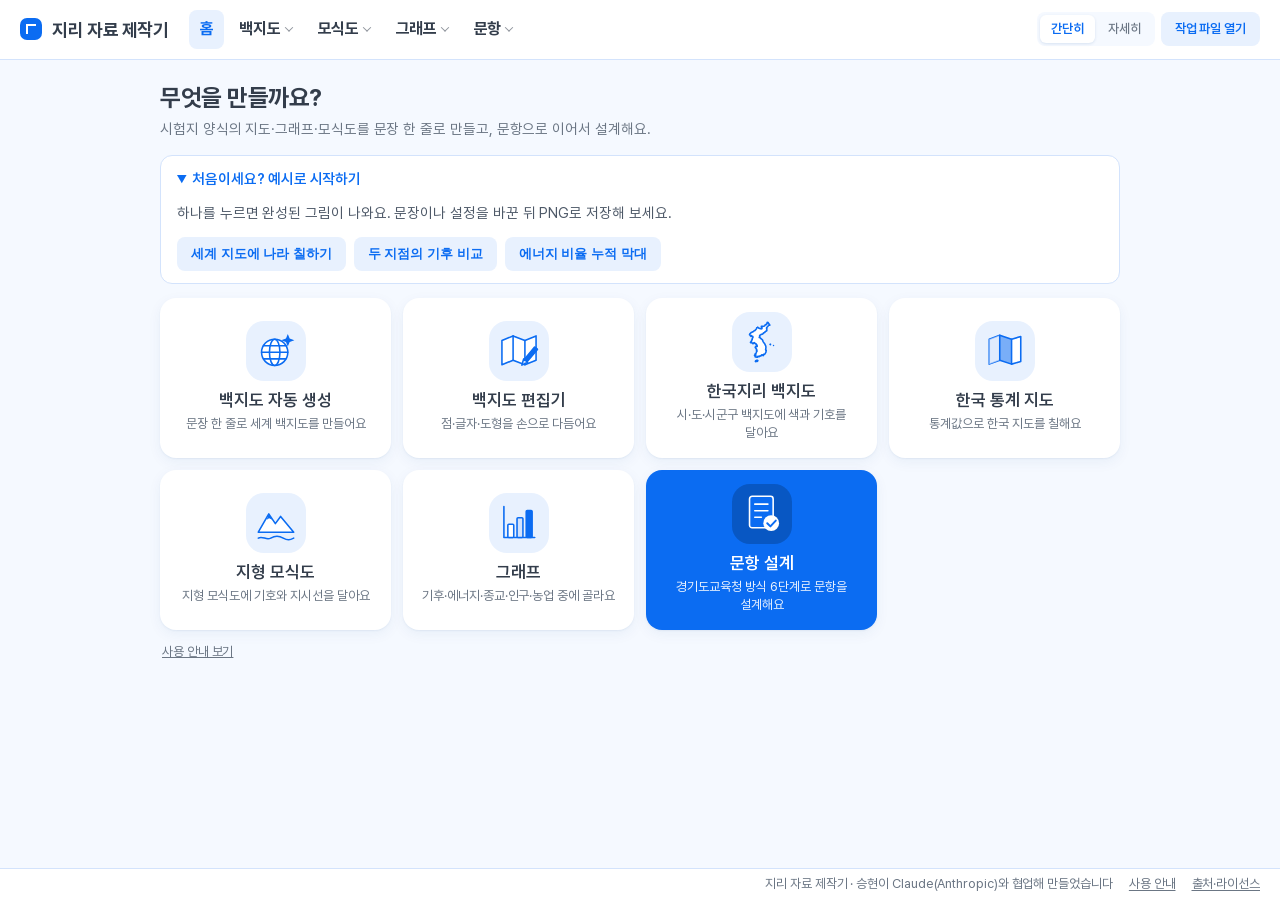
<file: index.html>
<!doctype html>
<html lang="ko">
<head>
<meta charset="utf-8">
<meta name="viewport" content="width=device-width,initial-scale=1,viewport-fit=cover">
<meta name="description" content="시험지 양식의 백지도·지형 모식도·기후·에너지·종교·인구·농업 그래프를 문장 한 줄로 만드는 지리 수업 자료 도구">
<meta name="theme-color" content="#FFFFFF">
<link rel="manifest" href="manifest.webmanifest">
<link rel="icon" href="icons/icon-32.png" sizes="32x32">
<link rel="apple-touch-icon" href="icons/icon-180.png">
<script data-goatcounter="https://osh2162.goatcounter.com/count" async src="https://gc.zgo.at/count.v5.js" crossorigin="anonymous" integrity="sha384-atnOLvQb9t+jTSipvd75X2yginT4PjVbqDdlJAmxMm+wYElFmeR6EmLP5bYeoRVQ"></script>
<title>지리 자료 제작기</title>
<link rel="preconnect" href="https://fonts.googleapis.com">
<link rel="preconnect" href="https://fonts.gstatic.com" crossorigin>
<link rel="stylesheet" href="https://fonts.googleapis.com/css2?family=IBM+Plex+Sans+KR:wght@400;500;600&family=Noto+Sans+KR:wght@400;500;700&family=Noto+Serif+KR:wght@400;600;700&display=swap">
<link rel="stylesheet" href="css/tokens.css">
<link rel="stylesheet" href="css/fonts.css">
<link rel="stylesheet" href="css/base.css">
<link rel="stylesheet" href="css/topbar.css">
<link rel="stylesheet" href="css/buttons.css">
<link rel="stylesheet" href="css/main.css">
<link rel="stylesheet" href="css/footer.css">
<link rel="stylesheet" href="css/feedback.css">
<link rel="stylesheet" href="css/tools/home.css">
<link rel="stylesheet" href="css/tools/mapquick.css">
<link rel="stylesheet" href="css/tools/mapedit.css">
<link rel="stylesheet" href="css/tools/kmap.css">
<link rel="stylesheet" href="css/tools/kstat.css">
<link rel="stylesheet" href="css/tools/landform.css">
<link rel="stylesheet" href="css/tools/climate.css">
<link rel="stylesheet" href="css/tools/energy.css">
<link rel="stylesheet" href="css/tools/religion.css">
<link rel="stylesheet" href="css/tools/population.css">
<link rel="stylesheet" href="css/tools/agriculture.css">
<link rel="stylesheet" href="css/tools/item.css">
<link rel="stylesheet" href="css/compat/vars.css">
<link rel="stylesheet" href="css/compat/controls.css">
<link rel="stylesheet" href="css/compat/drawer.css">
<link rel="stylesheet" href="css/compat/chooser.css">
</head>
<body>
<div class="hub">
  <header class="hub-top">
    <div class="hub-brand"><span class="hub-mark" aria-hidden="true"></span><h1>지리 자료 제작기</h1></div>
    <nav class="hub-tabs" role="tablist" aria-label="도구"><div class="hub-group hub-homeg" role="presentation"><button type="button" class="hub-gl hub-tab" role="tab" id="hub-tab-home" aria-controls="hub-tool-home" aria-selected="false" tabindex="-1" aria-label="홈">홈</button></div><div class="hub-group" data-g="백지도" role="presentation"><button type="button" class="hub-gl" aria-haspopup="menu" aria-expanded="false">백지도<i aria-hidden="true"></i></button><div class="hub-sub" role="presentation"><button type="button" class="hub-tab" role="tab" id="hub-tab-mapquick" aria-controls="hub-tool-mapquick" aria-selected="false" tabindex="-1" aria-label="백지도 자동 생성기">자동 생성</button><button type="button" class="hub-tab" role="tab" id="hub-tab-mapedit" aria-controls="hub-tool-mapedit" aria-selected="false" tabindex="-1" aria-label="백지도 편집기">편집기</button><button type="button" class="hub-tab" role="tab" id="hub-tab-kmap" aria-controls="hub-tool-kmap" aria-selected="false" tabindex="-1" aria-label="한국지리 백지도">한국지리</button><button type="button" class="hub-tab" role="tab" id="hub-tab-kstat" aria-controls="hub-tool-kstat" aria-selected="false" tabindex="-1" aria-label="한국 통계 지도">통계 지도</button></div><div class="hub-menu" role="menu" aria-label="백지도 도구"><button type="button" role="menuitem" class="hub-mi" data-go="mapquick" style="--i:0"><b>자동 생성</b><small>문장 한 줄로 세계 백지도를 만들어요</small></button><button type="button" role="menuitem" class="hub-mi" data-go="mapedit" style="--i:1"><b>편집기</b><small>점·글자·도형을 손으로 다듬어요</small></button><button type="button" role="menuitem" class="hub-mi" data-go="kmap" style="--i:2"><b>한국지리</b><small>시·도·시군구 백지도에 색과 기호를 달아요</small></button><button type="button" role="menuitem" class="hub-mi" data-go="kstat" style="--i:3"><b>통계 지도</b><small>통계값으로 한국 지도를 칠해요</small></button></div></div><div class="hub-group" data-g="모식도" role="presentation"><button type="button" class="hub-gl" aria-haspopup="menu" aria-expanded="false">모식도<i aria-hidden="true"></i></button><div class="hub-sub" role="presentation"><button type="button" class="hub-tab" role="tab" id="hub-tab-landform" aria-controls="hub-tool-landform" aria-selected="false" tabindex="-1" aria-label="지형 모식도 편집기">지형</button></div><div class="hub-menu" role="menu" aria-label="모식도 도구"><button type="button" role="menuitem" class="hub-mi" data-go="landform" style="--i:0"><b>지형</b><small>지형 모식도에 기호와 지시선을 달아요</small></button></div></div><div class="hub-group" data-g="그래프" role="presentation"><button type="button" class="hub-gl" aria-haspopup="menu" aria-expanded="false">그래프<i aria-hidden="true"></i></button><div class="hub-sub" role="presentation"><button type="button" class="hub-tab" role="tab" id="hub-tab-climate" aria-controls="hub-tool-climate" aria-selected="false" tabindex="-1" aria-label="기후 그래프 편집기">기후</button><button type="button" class="hub-tab" role="tab" id="hub-tab-energy" aria-controls="hub-tool-energy" aria-selected="false" tabindex="-1" aria-label="에너지 그래프 편집기">에너지</button><button type="button" class="hub-tab" role="tab" id="hub-tab-religion" aria-controls="hub-tool-religion" aria-selected="false" tabindex="-1" aria-label="종교 그래프 편집기">종교</button><button type="button" class="hub-tab" role="tab" id="hub-tab-population" aria-controls="hub-tool-population" aria-selected="false" tabindex="-1" aria-label="인구 그래프 편집기">인구</button><button type="button" class="hub-tab" role="tab" id="hub-tab-agriculture" aria-controls="hub-tool-agriculture" aria-selected="false" tabindex="-1" aria-label="농업 그래프 편집기">농업</button></div><div class="hub-menu" role="menu" aria-label="그래프 도구"><button type="button" role="menuitem" class="hub-mi" data-go="climate" style="--i:0"><b>기후</b><small>기후 그래프·월별 그래프·표</small></button><button type="button" role="menuitem" class="hub-mi" data-go="energy" style="--i:1"><b>에너지</b><small>에너지 자원별 소비·생산 그래프</small></button><button type="button" role="menuitem" class="hub-mi" data-go="religion" style="--i:2"><b>종교</b><small>나라별 종교 구성 그래프</small></button><button type="button" role="menuitem" class="hub-mi" data-go="population" style="--i:3"><b>인구</b><small>인구 구조·변화·도시화 그래프</small></button><button type="button" role="menuitem" class="hub-mi" data-go="agriculture" style="--i:4"><b>농업</b><small>작물·가축 생산과 교역 그래프</small></button></div></div><div class="hub-group" data-g="문항" role="presentation"><button type="button" class="hub-gl" aria-haspopup="menu" aria-expanded="false">문항<i aria-hidden="true"></i></button><div class="hub-sub" role="presentation"><button type="button" class="hub-tab" role="tab" id="hub-tab-item" aria-controls="hub-tool-item" aria-selected="false" tabindex="-1" aria-label="문항 설계">설계</button></div><div class="hub-menu" role="menu" aria-label="문항 도구"><button type="button" role="menuitem" class="hub-mi" data-go="item" style="--i:0"><b>설계</b><small>경기도교육청 방식 6단계로 문항을 설계해요</small></button></div></div></nav>
    <div class="hub-actions"><div class="hub-mode" id="hubMode" role="group" aria-label="화면 보기" title="간단히: 자주 쓰는 설정만 · 자세히: 글꼴·해상도·눈금 같은 세부 설정까지"><button type="button" data-m="simple" aria-pressed="true">간단히</button><button type="button" data-m="detail" aria-pressed="false">자세히</button></div><label class="hub-btn" title="이 통합판에서 저장한 작업 파일을 알맞은 탭으로 열어요">작업 파일 열기<input type="file" id="hubOpen" accept=".json,application/json"></label></div>
  </header>
  <main class="hub-main">
<div class="tool t-home" id="hub-tool-home" role="tabpanel" aria-labelledby="hub-tab-home" hidden></div>
<div class="tool t-mapquick" id="hub-tool-mapquick" role="tabpanel" aria-labelledby="hub-tab-mapquick" hidden></div>
<div class="tool t-mapedit" id="hub-tool-mapedit" role="tabpanel" aria-labelledby="hub-tab-mapedit" hidden></div>
<div class="tool t-kmap" id="hub-tool-kmap" role="tabpanel" aria-labelledby="hub-tab-kmap" hidden></div>
<div class="tool t-kstat" id="hub-tool-kstat" role="tabpanel" aria-labelledby="hub-tab-kstat" hidden></div>
<div class="tool t-landform" id="hub-tool-landform" role="tabpanel" aria-labelledby="hub-tab-landform" hidden></div>
<div class="tool t-climate" id="hub-tool-climate" role="tabpanel" aria-labelledby="hub-tab-climate" hidden></div>
<div class="tool t-energy" id="hub-tool-energy" role="tabpanel" aria-labelledby="hub-tab-energy" hidden></div>
<div class="tool t-religion" id="hub-tool-religion" role="tabpanel" aria-labelledby="hub-tab-religion" hidden></div>
<div class="tool t-population" id="hub-tool-population" role="tabpanel" aria-labelledby="hub-tab-population" hidden></div>
<div class="tool t-agriculture" id="hub-tool-agriculture" role="tabpanel" aria-labelledby="hub-tab-agriculture" hidden></div>
<div class="tool t-item" id="hub-tool-item" role="tabpanel" aria-labelledby="hub-tab-item" hidden></div>
    <div class="hub-wait" id="hubWait" hidden></div>
  </main>
  <footer class="hub-foot"><button type="button" class="hub-link" id="hubInstall" hidden>앱으로 설치</button><span>지리 자료 제작기 · 승현이 Claude(Anthropic)와 협업해 만들었습니다</span><a href="guide.html" target="_blank" rel="noopener">사용 안내</a><a href="licenses.html" target="_blank" rel="noopener">출처·라이선스</a></footer>
  <div class="hub-toast" id="hubToast" role="status" aria-live="polite"></div>
</div>
<template id="hub-tpl-home">
<div class="home"><div class="home-in"><h2>무엇을 만들까요?</h2><p class="home-sub">시험지 양식의 지도·그래프·모식도를 문장 한 줄로 만들고, 문항으로 이어서 설계해요.</p><div class="bento"><button type="button" class="bc" data-go="mapquick"><svg class="ic" viewBox="0 0 64 64" aria-hidden="true"><circle class="f1 s" cx="30" cy="34" r="20"/><ellipse class="s nf" cx="30" cy="34" rx="8" ry="20"/><path class="s nf" d="M10 34h40M13 24h34M13 44h34"/><path class="fb" d="M50 6l2.8 6.8L60 15.6l-7.2 2.8L50 25.2l-2.8-6.8L40 15.6l7.2-2.8z"/></svg><b>백지도 자동 생성</b><small>문장 한 줄로 세계 백지도를 만들어요</small></button><button type="button" class="bc" data-go="mapedit"><svg class="ic" viewBox="0 0 64 64" aria-hidden="true"><path class="f1 s" d="M6 16l17-7 18 7 17-7v37l-17 7-18-7-17 7z"/><path class="s nf" d="M23 9v37M41 16v37"/><g transform="rotate(40 46 42)"><rect class="fb" x="42" y="22" width="8" height="26" rx="1.5"/><path class="f2 s" d="M42 48h8l-4 9z"/></g></svg><b>백지도 편집기</b><small>점·글자·도형을 손으로 다듬어요</small></button><button type="button" class="bc" data-go="kmap"><svg class="ic" viewBox="0 0 64 64" aria-hidden="true"><path class="f1 s kk" d="M44.8 36.0 44.6 35.5 45.0 35.5zM13.0 20.9 13.3 20.3 13.2 19.8 15.8 17.4 18.2 16.4 20.0 15.0 21.3 14.6 21.7 13.8 22.4 13.4 23.5 12.0 23.9 10.5 24.4 9.8 25.0 9.8 25.6 9.4 26.5 10.5 27.5 11.2 29.4 11.6 30.8 11.4 31.6 11.9 32.2 10.7 31.1 9.0 31.0 8.2 35.2 8.0 36.5 7.0 36.6 6.2 37.3 5.5 38.2 5.7 39.0 5.4 39.9 2.1 41.1 2.2 41.7 2.7 41.8 3.9 42.4 4.4 43.0 4.5 43.9 6.4 43.4 6.6 42.8 6.2 42.1 7.0 41.6 7.1 39.0 10.3 38.9 11.4 39.6 12.0 39.1 13.5 39.4 14.6 39.1 15.3 38.5 15.3 37.4 15.9 37.1 16.3 36.7 16.4 36.0 17.5 34.1 18.4 34.0 19.2 32.6 19.9 32.4 20.2 30.9 20.2 30.2 21.1 28.8 21.7 28.4 22.2 28.7 22.9 28.5 23.4 28.7 24.6 28.1 24.5 27.8 24.9 28.0 25.3 29.6 25.8 30.8 27.3 32.5 28.4 33.9 31.8 36.0 34.6 37.8 38.4 38.0 40.4 37.5 43.6 37.8 44.4 38.4 44.4 38.5 44.8 37.9 47.8 36.3 50.4 35.7 50.7 34.4 50.6 34.4 52.3 34.1 52.7 33.6 52.8 33.2 52.0 32.0 51.5 31.3 51.8 31.1 52.8 30.1 52.8 29.8 53.5 28.6 53.2 27.6 54.4 26.7 54.5 26.6 53.8 26.1 53.6 24.9 54.8 24.8 55.3 23.6 55.3 23.2 54.4 22.1 54.9 21.6 54.6 22.4 53.4 22.4 53.0 21.3 52.4 20.7 52.7 20.6 52.4 21.5 51.4 21.5 52.3 22.2 52.6 22.6 52.5 22.2 51.9 22.6 50.8 22.2 50.4 21.6 50.7 21.4 50.4 21.7 50.1 22.6 50.0 23.5 47.7 23.4 47.1 24.4 45.9 23.7 45.2 24.3 44.6 24.0 44.1 23.5 44.1 23.8 43.2 23.6 42.6 22.9 42.3 22.5 40.9 21.9 40.7 21.7 40.2 22.0 39.4 22.8 38.8 23.6 38.4 24.2 38.8 24.7 38.7 24.7 38.2 24.3 37.7 24.5 36.8 23.9 36.0 22.9 36.0 23.3 35.5 23.2 35.2 22.3 34.2 21.6 34.2 20.3 33.0 19.5 33.3 19.2 34.1 18.8 34.1 17.9 34.6 17.9 33.9 16.2 33.1 16.5 32.7 16.4 32.3 14.7 31.9 15.5 31.4 16.3 29.6 16.2 29.0 16.7 29.0 17.1 28.4 17.0 27.2 18.3 24.6 17.9 23.5 17.4 23.1 16.2 22.8 15.4 23.5 15.7 22.3 15.2 22.2 14.5 22.9 14.1 21.7 13.4 21.5zM14.7 33.1 14.4 32.8 15.0 32.8zM25.7 60.3 25.2 61.3 24.1 61.7 22.7 61.8 22.4 62.0 21.9 61.6 22.0 61.1 22.4 60.5 23.5 60.0 25.0 59.8z"/><path class="fb" d="M44.9 36.9 44.8 36.7 44.7 36.7 44.6 36.7 44.5 36.6 44.3 36.6 44.2 36.6 44.1 36.6 44.0 36.4 43.8 36.4 43.7 36.3 43.7 36.2 43.5 36.1 43.5 36.0 43.6 35.6 43.5 35.6 43.3 35.3 43.4 35.1 43.5 35.1 43.5 35.2 43.8 35.2 44.0 35.0 44.1 35.1 44.1 35.0 44.4 34.9 44.5 34.9 44.7 34.9 44.8 34.8 45.0 34.7 45.1 34.7 45.3 34.7 45.4 34.7 45.4 34.6 45.5 34.6 45.6 34.6 45.7 34.7 45.7 34.9 45.6 35.0 45.7 35.2 45.8 35.3 45.8 35.4 45.7 35.9 45.7 36.1 45.8 36.1 45.9 36.1 45.7 36.2 45.7 36.2 45.6 36.3 45.5 36.4 45.4 36.3 45.1 36.5 45.0 36.6 45.0 36.7 45.0 36.9z"/><circle class="fb" cx="49.6" cy="37.3" r="1.1"/></svg><b>한국지리 백지도</b><small>시·도·시군구 백지도에 색과 기호를 달아요</small></button><button type="button" class="bc" data-go="kstat"><svg class="ic" viewBox="0 0 64 64" aria-hidden="true"><path class="f1 s" d="M8 14l16-6 18 6 14-4v38l-14 4-18-6-16 6z"/><path class="fb" d="M24 8l18 6v38l-18-6z" opacity=".55"/><path class="f2" d="M8 14l16-6v38L8 52z" opacity=".7"/><path class="s nf" d="M24 8v38M42 14v38"/></svg><b>한국 통계 지도</b><small>통계값으로 한국 지도를 칠해요</small></button><button type="button" class="bc" data-go="landform"><svg class="ic" viewBox="0 0 64 64" aria-hidden="true"><path class="f1 s" d="M5 46L21 18l10 15 8-11 20 24z"/><path class="fb" d="M21 18l5.5 9.2-5-2.6-3.6 2.4z"/><path class="s nf" d="M5 55c7-4 12 4 19 0s12-4 19 0 10 3 16 0"/></svg><b>지형 모식도</b><small>지형 모식도에 기호와 지시선을 달아요</small></button><div class="bc c-graph" data-pick><button type="button" class="bc-main" data-open aria-expanded="false"><svg class="ic" viewBox="0 0 64 64" aria-hidden="true"><path class="s nf" d="M9 7v47h47"/><rect class="f1 s" x="15" y="34" width="9" height="20" rx="1.5"/><rect class="f2 s" x="29" y="24" width="9" height="30" rx="1.5"/><rect class="fb s" x="43" y="13" width="9" height="41" rx="1.5"/></svg><b>그래프</b><small>기후·에너지·종교·인구·농업 중에 골라요</small></button><div class="bc-pick" hidden><small>어떤 그래프를 만들까요?</small><div><button type="button" data-go="climate" style="--i:0">기후</button><button type="button" data-go="energy" style="--i:1">에너지</button><button type="button" data-go="religion" style="--i:2">종교</button><button type="button" data-go="population" style="--i:3">인구</button><button type="button" data-go="agriculture" style="--i:4">농업</button></div></div></div><button type="button" class="bc c-item" data-go="item"><svg class="ic" viewBox="0 0 64 64" aria-hidden="true"><rect class="f1 s" x="13" y="5" width="36" height="48" rx="4"/><path class="s nf" d="M21 17h20M21 27h20M21 37h10"/><circle class="fb" cx="46" cy="46" r="12"/><path class="sw nf" d="M40 46l4.8 4.8L53 42"/></svg><b>문항 설계</b><small>경기도교육청 방식 6단계로 문항을 설계해요</small></button></div><section class="now" id="homeNow" hidden aria-label="지금 작업 중인 것"><h3>지금 작업 중인 것</h3><ul></ul></section><p class="home-foot"><a href="guide.html" target="_blank" rel="noopener">사용 안내 보기</a><button type="button" id="homeResume" data-go="" hidden>이어서 하기 · <b></b></button></p></div></div>
</template>
<template id="hub-tpl-mapquick">
<div class="qapp">
  <header class="top">
    <div class="brand"><h1>백지도 자동 생성기</h1><small>문장 한 줄로 시험지 양식 백지도</small></div>
    <div class="top-actions"><a class="btn" id="editorLink" href="#open:mapedit">편집기에서 열기</a></div>
  </header>

  <section class="side">
    <form class="ask" id="askForm">
      <label class="ask-label" for="qk-q">어떤 지도가 필요하세요?</label>
      <textarea id="qk-q" rows="4" placeholder="예: 유럽 지도에 로테르담, 함부르크, 뮌헨, 마르세유를 A~D로 찍어 줘"></textarea>
      <div class="ask-row">
        <button class="btn primary" type="submit" id="go">지도 만들기</button>
        <button class="btn" type="button" id="stopBtn" hidden>멈추기</button>
        <button class="btn" type="button" id="claudeBtn" hidden title="문장 해석을 Claude에게 다시 맡겨요">Claude에게 다시 묻기</button>
        <span class="kbd-hint">Ctrl + Enter</span>
      </div>
      <p class="status" id="status" data-s="idle" role="status" aria-live="polite"><span class="dot"></span><span id="statusText">지도 데이터를 불러오는 중이에요.</span></p>
    </form>

    <section class="result" aria-labelledby="mapquick-resTitle">
      <div class="result-head"><h2 class="sec-title" id="mapquick-resTitle">이렇게 이해했어요</h2><span class="via" id="via"></span><button class="btn small" id="newCtx" type="button" title="지금 지도를 잊고 다음 문장을 새 지도로 읽어요">새로 시작</button></div>
      <p class="answer" id="answer" hidden></p>
      <ul class="warn" id="warn" hidden></ul>
      <div class="items" id="items"><p class="empty" style="padding:10px">아직 만든 지도가 없어요.</p></div>
    </section>

    <section class="examples" aria-labelledby="mapquick-exTitle">
      <h2 class="sec-title" id="mapquick-exTitle">이렇게 써 보세요</h2>
      <div id="exList" style="display:flex;flex-direction:column;gap:6px"></div>
    </section>

    <details class="settings" data-adv>
      <summary>글꼴 · 크기 · 해상도</summary>
      <div class="grid">
        <div class="row"><label for="qk-fontSel">라벨 글꼴</label><select id="qk-fontSel"></select></div>
        <div id="fontStatus"></div>
        <div class="row"><span class="lab"></span><label class="btn filebtn small">글꼴 파일 불러오기<input type="file" id="fontFile" accept=".ttf,.otf,.woff,.woff2"></label></div>
        <div class="row"><label for="qk-fsz">라벨 글자</label><input type="range" id="qk-fsz" min="6" max="14" step="0.5" value="9"><span class="val" id="fszV">9 pt</span></div>
        <div class="row"><label for="qk-fw">틀 가로</label><input type="number" id="qk-fw" min="30" max="190" step="1"><span class="val">mm</span></div>
        <div class="row"><span class="lab">국경선</span><label class="check"><input type="checkbox" id="borders">점선으로 표시</label></div>
        <div class="row"><span class="lab">해상도</span><div class="seg" id="dpiSeg"><button type="button" data-v="300">300 dpi</button><button type="button" data-v="600" aria-pressed="true">600 dpi</button></div></div>
      </div>
    </details>

    <p class="note adv-hint">글꼴·크기·해상도는 <button type="button" class="adv-go" data-mode-go="detail">자세히</button> 보기에서 바꿀 수 있어요.</p>
    <p class="mode-note" id="modeNote">Claude 연결을 확인하는 중이에요.</p>
  </section>

  <main class="desk" aria-label="만든 지도">
    <div class="desk-bar">
      <button class="btn primary" id="pngBtn" type="button">PNG 저장</button>
      <button class="btn" id="svgBtn" type="button">SVG 저장</button>
      <button class="btn" id="copyBtn" type="button">이미지 복사</button>
      <button class="btn" id="jsonBtn" type="button" title="편집기의 ‘작업 불러오기’로 열어 점·라벨을 손으로 고칠 수 있어요">편집기용 파일</button>
      <span class="info" id="sizeInfo"></span>
    </div>
    <div class="canvas-wrap" id="wrap"><canvas id="cv" aria-label="시험지 양식 백지도 미리 보기"></canvas><div class="loading" id="loading">지도 데이터를 불러오는 중…</div></div>
  </main>
</div>
<div class="toast" id="toast" role="status" aria-live="polite"></div>

</template>
<template id="hub-tpl-mapedit">
<div class="app" id="app">
  <header class="top">
    <div class="brand"><h1>세계지리 백지도 편집기</h1><small id="brandSub">시험지 양식 · 흰 육지 · 회색 바다 · 점선 국경</small><a class="brand-link" href="#open:mapquick" id="quickLink">문장으로 만들기 →</a></div>
    <div class="top-actions">
      <button class="btn icon" id="undoBtn" title="되돌리기 (Ctrl+Z)" aria-label="되돌리기"><svg viewBox="0 0 20 20" fill="none" stroke="currentColor" stroke-width="1.7" stroke-linecap="round" stroke-linejoin="round"><path d="M7 5 3 9l4 4"/><path d="M3 9h9a5 5 0 0 1 0 10h-2"/></svg></button>
      <button class="btn icon" id="redoBtn" title="다시 하기 (Ctrl+Shift+Z)" aria-label="다시 하기"><svg viewBox="0 0 20 20" fill="none" stroke="currentColor" stroke-width="1.7" stroke-linecap="round" stroke-linejoin="round"><path d="m13 5 4 4-4 4"/><path d="M17 9H8a5 5 0 0 0 0 10h2"/></svg></button>
      <button class="btn" id="newBtn">새 지도</button>
      <button class="btn" id="tidyBtn" title="겹친 라벨을 자동으로 다시 놓아요">라벨 정리</button>
      <span class="sep"></span>
      <button class="btn" id="copyBtn">이미지 복사</button>
      <button class="btn primary" id="pngBtn">PNG 저장</button>
    </div>
  </header>

  <nav class="rail" aria-label="도구">
    <button class="tool" data-tool="select" title="선택·이동 (V)" aria-label="선택·이동"><svg viewBox="0 0 20 20" fill="none" stroke="currentColor" stroke-width="1.6" stroke-linejoin="round"><path d="M5 3v13l3.6-3.4L11 18l2.3-1-2.4-5.3H16z"/></svg><span class="tl">선택</span><kbd>V</kbd></button>
    <button class="tool" data-tool="dot" title="점 찍기 (D)" aria-label="점 찍기"><svg viewBox="0 0 20 20"><circle cx="10" cy="10" r="4.2" fill="currentColor"/></svg><span class="tl">점</span><kbd>D</kbd></button>
    <button class="tool" data-tool="ring" title="빈 원 찍기 (O)" aria-label="빈 원 찍기"><svg viewBox="0 0 20 20"><circle cx="10" cy="10" r="4.4" fill="none" stroke="currentColor" stroke-width="2"/></svg><span class="tl">빈 원</span><kbd>O</kbd></button>
    <button class="tool" data-tool="text" title="글자 놓기 (T)" aria-label="글자 놓기"><svg viewBox="0 0 20 20" fill="none" stroke="currentColor" stroke-width="1.8" stroke-linecap="round"><path d="M4 5h12M10 5v11"/></svg><span class="tl">글자</span><kbd>T</kbd></button>
    <button class="tool" data-tool="shade" title="국가 음영 (S)" aria-label="국가 음영"><svg viewBox="0 0 20 20"><path d="M3 7l5-3 5 2 4-1v10l-5 2-5-2-4 1z" fill="currentColor" opacity=".45" stroke="currentColor" stroke-width="1.3" stroke-linejoin="round"/></svg><span class="tl">음영</span><kbd>S</kbd></button>
    <button class="tool" data-tool="leader" title="지시선 추가 (L)" aria-label="지시선 추가"><svg viewBox="0 0 20 20" fill="none" stroke="currentColor" stroke-width="1.5" stroke-linecap="round"><path d="M4 15 15 5M4 15l12 1M4 15l6-11"/></svg><span class="tl">지시선</span><kbd>L</kbd></button>
    <button class="tool" data-tool="ellipse" title="점선 영역 (E)" aria-label="점선 영역"><svg viewBox="0 0 20 20"><ellipse cx="10" cy="10" rx="7" ry="4.8" fill="none" stroke="currentColor" stroke-width="1.6" stroke-dasharray="2.2 1.6"/></svg><span class="tl">점선 영역</span><kbd>E</kbd></button>
    <hr>
    <button class="tool" id="zoomIn" title="확대" aria-label="확대"><svg viewBox="0 0 20 20" fill="none" stroke="currentColor" stroke-width="1.8" stroke-linecap="round"><path d="M10 5v10M5 10h10"/></svg><span class="tl">확대</span></button>
    <button class="tool" id="zoomOut" title="축소" aria-label="축소"><svg viewBox="0 0 20 20" fill="none" stroke="currentColor" stroke-width="1.8" stroke-linecap="round"><path d="M5 10h10"/></svg><span class="tl">축소</span></button>
    <button class="tool" id="fitItems" title="항목에 맞추기 (틀 크기는 그대로)" aria-label="항목에 맞추기"><svg viewBox="0 0 20 20" fill="none" stroke="currentColor" stroke-width="1.6" stroke-linecap="round" stroke-linejoin="round"><path d="M3 7V3h4M17 7V3h-4M3 13v4h4M17 13v4h-4"/><circle cx="8" cy="9" r="1.3" fill="currentColor"/><circle cx="12.5" cy="11.5" r="1.3" fill="currentColor"/></svg><span class="tl">항목에 맞춤</span></button>
    <button class="tool" id="zoomFit" title="지역 범위로 되돌리기" aria-label="지역 범위로 되돌리기"><svg viewBox="0 0 20 20" fill="none" stroke="currentColor" stroke-width="1.6" stroke-linecap="round" stroke-linejoin="round"><path d="M4 8V4h4M16 8V4h-4M4 12v4h4M16 12v4h-4"/></svg><span class="tl">범위로</span></button>
  </nav>

  <main class="desk" id="desk">
    <canvas id="cv" aria-label="백지도 편집 화면"></canvas>
    <div class="hint" id="hint"><span id="hintText"></span></div>
    <div class="loading" id="loading">지도 데이터를 불러오는 중…</div>
    <div class="status" data-adv><span id="stPos">지도 위에 마우스를 올리면 좌표가 나와요</span><span id="stInfo"></span></div>
  </main>

  <aside class="panel">
    <div class="search">
      <input id="q" type="search" autocomplete="off" placeholder="지명·국가·좌표 검색 (예: 로테르담, 이란, 37.5 127)" aria-label="지명, 국가, 좌표 검색">
      <div class="results" id="results" hidden></div>
    </div>
    <div class="selcard" id="selCard" hidden><div id="selBox"></div></div>
    <div class="tabs" role="tablist">
      <button role="tab" id="tab-map" aria-selected="true" data-tab="map">지도</button>
      <button role="tab" id="tab-style" aria-selected="false" data-tab="style">꾸미기</button>
      <button role="tab" id="tab-out" aria-selected="false" data-tab="out">내보내기</button>
    </div>

    <div class="pane" id="pane-map">
      <section class="grp"><h3>지역</h3><div class="chips" id="presets"></div></section>
      <details class="dw" name="m" data-adv><summary><svg viewBox="0 0 20 20" fill="none" stroke="currentColor" stroke-width="1.6" stroke-linecap="round" stroke-linejoin="round" aria-hidden="true"><path d="M3 10a7 7 0 1 0 14 0 7 7 0 0 0-14 0M10 3c-3 3-3 11 0 14M10 3c3 3 3 11 0 14M3 10h14"/></svg><span class="dw-t"><b>도법 · 틀</b><small>도법, 중앙 경선, 틀 크기, 해안선 자세히</small></span></summary><div class="dw-b">
        <div class="row"><label for="proj">도법</label><select id="proj" class="grow"></select></div>
        <div class="row"><label for="rot">중앙 경선</label><input id="rot" type="number" step="1"><span class="unit">° (동경 +, 서경 −)</span></div>
        <div class="row"><span class="lab">틀 크기</span><input id="fw" type="number" min="20" max="190" step="1" aria-label="틀 가로 mm"><span class="unit">×</span><input id="fh" type="number" min="15" max="270" step="1" aria-label="틀 세로 mm"><span class="unit">mm</span></div>
        <div class="row"><span class="lab">지도 데이터</span><div class="seg" id="detail"><button data-v="auto">자동</button><button data-v="xlo">간략</button><button data-v="lo">보통</button><button data-v="hi">자세히</button></div></div>
        <p class="note">틀 오른쪽 아래 모서리를 끌어도 크기가 바뀌어요. 시험지 지도는 보통 가로 45~70 mm예요. 해안선은 ‘자동’이면 넓은 지도일수록 단순하게 그려요.</p></div></details>
      <details class="dw" name="m"><summary><svg viewBox="0 0 20 20" fill="none" stroke="currentColor" stroke-width="1.6" stroke-linecap="round" stroke-linejoin="round" aria-hidden="true"><rect x="3" y="4" width="14" height="12" rx="2"/><path d="M6 8h8M6 12h5"/></svg><span class="dw-t"><b>표시 요소</b><small>국경·호수·울릉도 독도·적도·회귀선·극권</small></span></summary><div class="dw-b"><div class="checks">
          <label class="check"><input type="checkbox" id="lyBorders">국경선(점선)</label>
          <label class="check"><input type="checkbox" id="lyLakes">호수</label>
          <label class="check" title="실제 해안선으로 그리고, 지도에서 너무 작으면 시험지 지도처럼 작은 점으로 찍어요(Natural Earth에는 독도가 없어서 SGIS 경계로 따로 그림)"><input type="checkbox" id="lyDokdo">울릉도·독도</label>
          <label class="check"><input type="checkbox" id="lnEq">적도</label>
          <label class="check"><input type="checkbox" id="lnTr">회귀선</label>
          <label class="check"><input type="checkbox" id="lnAc">극권</label>
          <label class="check"><input type="checkbox" id="lyMajor">주요 하천 전부</label>
        </div>
        </div></details>
      <details class="dw" name="m" data-adv><summary><svg viewBox="0 0 20 20" fill="none" stroke="currentColor" stroke-width="1.6" stroke-linecap="round" stroke-linejoin="round" aria-hidden="true"><path d="M3 7h14M3 13h14M7 3v14M13 3v14"/></svg><span class="dw-t"><b>경위선망 · 축척</b><small>경위선망, 축척 막대</small></span></summary><div class="dw-b"><div class="row"><label for="grat">경위선망</label><select id="grat"><option value="0">없음</option><option value="10">10° 간격</option><option value="15">15° 간격</option><option value="20">20° 간격</option><option value="30">30° 간격</option></select></div>
        <div class="row"><label for="scaleSel">축척 막대</label><select id="scaleSel"><option value="none">없음</option><option value="auto">자동 위치</option><option value="bl">왼쪽 아래</option><option value="br">오른쪽 아래</option><option value="tl">왼쪽 위</option><option value="tr">오른쪽 위</option></select></div>
        <p class="seqwarn" id="scaleWarn" role="note" hidden></p>
        <div class="checks"><label class="check" title="경위선망을 켠 북극 중심 지도에서 30°N·60°N을 경선을 따라 적고, 0° 경선 끝에 0°를 적어요"><input type="checkbox" id="lyPolarLbl">북극 중심 지도에 위도·0° 글자</label></div></div></details>
      <details class="dw" name="m" data-adv><summary><svg viewBox="0 0 20 20" fill="none" stroke="currentColor" stroke-width="1.6" stroke-linecap="round" stroke-linejoin="round" aria-hidden="true"><path d="M3 6c4-2 10 2 14 0M3 11c4-2 10 2 14 0M3 16c4-2 10 2 14 0"/></svg><span class="dw-t"><b>기후 지역</b><small>쾨펜 기후 구분 무늬</small></span></summary><div class="dw-b">
        <div id="zoneBelts" class="zone-belts"></div>
        <div id="zoneTones" class="zone-tones"></div>
        <div class="row" id="zoneLegRow" hidden><label for="zoneLeg">범례</label><select id="zoneLeg"><option value="bl">왼쪽 아래</option><option value="br">오른쪽 아래</option><option value="tl">왼쪽 위</option><option value="tr">오른쪽 위</option><option value="outR">지도 밖 오른쪽</option><option value="outB">지도 밖 아래</option><option value="none">없음</option></select></div>
        <p class="note" id="zoneNote" hidden>쾨펜 기후 구분(Beck 외 2023, 1991~2020년 평년) 지도를 단순화한 것이라 시험지 지도와 가장자리가 조금 다를 수 있어요. 무늬가 7가지라 여러 기후를 함께 켜면 겹치는 무늬가 생길 수 있으니 이름 옆 칸에서 바꿔 주세요. 아주 좁은 지역(Csc·Cwc 등)은 단순화 과정에서 빠졌어요.</p>
        </div></details>
      <details class="dw" name="m" data-adv><summary><svg viewBox="0 0 20 20" fill="none" stroke="currentColor" stroke-width="1.6" stroke-linecap="round" stroke-linejoin="round" aria-hidden="true"><path d="M3 14l4-6 3 4 3-7 4 9"/></svg><span class="dw-t"><b>판 · 산지</b><small>판의 경계, 습곡 산지, 안정 육괴</small></span></summary><div class="dw-b"><div class="checks">
          <label class="check"><input type="checkbox" id="plOn">판의 경계</label>
          <label class="check"><input type="checkbox" id="plTyped">수렴·발산·보존 구분</label>
          <label class="check"><input type="checkbox" id="plNames">판 이름</label>
        </div>
        <div class="checks">
          <label class="check"><input type="checkbox" id="rlOn">습곡 산지·안정 육괴</label>
          <label class="check"><input type="checkbox" id="rlNames">산지 이름</label>
        </div>
        <div id="rlBox" hidden>
          <div id="rlCats"></div>
          <details class="rl-pick"><summary>산맥·순상지 고르기</summary><div id="rlList" class="checks"></div></details>
          <p class="note">교과서 분류에 따른 시험 지도 수준의 모식 경계예요(산맥: Natural Earth, 발트·아프리카·아라비아는 직접 그린 모식 경계).</p>
        </div>
        </div></details>
      <details class="dw" name="m" data-adv><summary><svg viewBox="0 0 20 20" fill="none" stroke="currentColor" stroke-width="1.6" stroke-linecap="round" stroke-linejoin="round" aria-hidden="true"><path d="M2 8c2-2 3 2 5 0s3 2 5 0 3 2 5 0M2 13c2-2 3 2 5 0s3 2 5 0 3 2 5 0"/></svg><span class="dw-t"><b>바다 이름</b><small>대양·바다 이름 넣기</small></span></summary><div class="dw-b"><div id="seaBox">
          <div class="checks"><label class="check"><input type="checkbox" id="seaSpace">글자 사이 띄우기(태 평 양)</label></div>
          <div class="row"><label for="seaK">글자 크기</label><select id="seaK"><option value="1">기호 글자와 같게</option><option value="0.8">조금 작게</option><option value="0.65">작게</option></select></div>
          <div id="seaList" class="checks"></div>
          <p class="note">지금 지도에서 바다 위 빈자리를 찾아 넣어요. 넣은 뒤에는 끌어서 옮길 수 있어요.</p>
        </div></div></details>
      <details class="dw" name="m" data-adv><summary><svg viewBox="0 0 20 20" fill="none" stroke="currentColor" stroke-width="1.6" stroke-linecap="round" stroke-linejoin="round" aria-hidden="true"><path d="M4 16V4M4 16h12M7 16v-2M10 16v-2M13 16v-2M4 7h2M4 10h2M4 13h2"/></svg><span class="dw-t"><b>가장자리 눈금</b><small>위도·경도 눈금</small></span></summary><div class="dw-b">
        <div class="list" id="tickList"></div>
        <div class="row">
          <select id="tkKind" aria-label="눈금 종류"><option value="lat">위도</option><option value="lon">경도</option></select>
          <input id="tkVal" type="number" step="0.5" value="0" aria-label="눈금 값 (북위·동경 +)">
          <select id="tkSide" aria-label="눈금 위치"></select>
          <button class="btn" id="tkAdd">추가</button>
        </div>
        <p class="note">값은 북위·동경을 +, 남위·서경을 −로 적어요. 0은 “0°”로 표시돼요.</p></div></details>
      <details class="dw" name="m" data-adv><summary><svg viewBox="0 0 20 20" fill="none" stroke="currentColor" stroke-width="1.6" stroke-linecap="round" stroke-linejoin="round" aria-hidden="true"><path d="M4 3c4 3-2 5 2 8s-1 4 3 6M11 3c3 2 1 4 4 6"/></svg><span class="dw-t"><b>하천</b><small>이름으로 찾아 그리기</small></span></summary><div class="dw-b">
        <input id="riverQ" class="field" type="search" placeholder="하천 이름 (예: 라인, 메콩)" aria-label="하천 검색">
        <div class="riverlist" id="riverList"></div></div></details>
      <p class="note adv-hint">도법·틀, 경위선망·축척, 기후 지역, 판·산지, 바다 이름, 하천, 가장자리 눈금은 <button type="button" class="adv-go" data-mode-go="detail">자세히</button> 보기에서 바꿀 수 있어요.</p>
    </div>

    <div class="pane" id="pane-style" hidden>
      <details class="dw" name="s" open><summary><svg viewBox="0 0 20 20" fill="none" stroke="currentColor" stroke-width="1.6" stroke-linecap="round" stroke-linejoin="round" aria-hidden="true"><path d="M3 6h10l4 4-4 4H3z"/></svg><span class="dw-t"><b>새 라벨</b><small>순서, 놓는 위치, 음영 라벨</small></span></summary><div class="dw-b">
        <div class="row"><label for="seqSel">순서</label><select id="seqSel" class="grow">
          <option value="latin">A, B, C …</option><option value="gana">(가), (나), (다) …</option><option value="circ">㉠, ㉡, ㉢ …</option><option value="mk">㉮, ㉯, ㉰ …</option>
          <option value="jamo">ㄱ, ㄴ, ㄷ …</option><option value="num">1, 2, 3 …</option><option value="lower">a, b, c …</option></select></div>
        <p class="seqwarn" id="seqWarn" role="note" hidden></p>
        <div class="row"><span class="lab">놓는 위치</span><div class="grid9" id="placeGrid" aria-label="새 라벨 위치"></div><span class="unit" id="placeName"></span></div>
        <label class="check"><input type="checkbox" id="shadeAuto">음영 국가에도 라벨 자동으로 붙이기</label></div></details>
      <details class="dw" name="s"><summary><svg viewBox="0 0 20 20" fill="none" stroke="currentColor" stroke-width="1.6" stroke-linecap="round" stroke-linejoin="round" aria-hidden="true"><path d="M4 10l4 4 8-8"/></svg><span class="dw-t"><b>기호 · 정답</b><small>기호 다시 매기기, 정답 지명</small></span></summary><div class="dw-b">
        <div class="row"><label for="relabelMode">기호 순서</label><select id="relabelMode" class="grow"><option value="cw">12시부터 시계 방향</option><option value="ccw">12시부터 시계 반대 방향</option><option value="we">서쪽부터(왼쪽 → 오른쪽)</option><option value="ns">북쪽부터(위 → 아래)</option><option value="shuffle">섞기</option><option value="none">기호 지우기(점만)</option></select><button class="btn" id="relabelBtn" type="button">다시 매기기</button></div>
        <div class="ans" id="ansBox"><p class="note">기호를 붙인 항목이 없어요.</p></div>
        <a class="btn" id="itemSendBtn" href="#open:item" hidden title="기호와 정답 지명을 ‘문항 설계’ 탭으로 넘겨요">이 기호로 문항 설계</a></div></details>
      <details class="dw" name="s"><summary><svg viewBox="0 0 20 20" fill="none" stroke="currentColor" stroke-width="1.6" stroke-linecap="round" stroke-linejoin="round" aria-hidden="true"><path d="M7 5h10M7 10h10M7 15h10M3 5h1M3 10h1M3 15h1"/></svg><span class="dw-t"><b>모든 항목</b><small>지금 지도에 놓은 항목 목록</small></span></summary><div class="dw-b"><div class="list" id="itemList"></div></div></details>
      <details class="dw" name="s"><summary><svg viewBox="0 0 20 20" fill="none" stroke="currentColor" stroke-width="1.6" stroke-linecap="round" stroke-linejoin="round" aria-hidden="true"><path d="M4 16 9 4l5 12M6 12h6"/></svg><span class="dw-t"><b>글꼴</b><small>시험지 글꼴, 영문·숫자</small></span></summary><div class="dw-b">
        <div class="row"><label for="fontSel">라벨 글꼴</label><select id="fontSel" class="grow"></select></div>
        <div id="fontStatus"></div>
        <div class="row"><label for="latinSel">영문·숫자</label><select id="latinSel" class="grow"><option value="same">라벨 글꼴 그대로</option><option value="times">Times New Roman</option></select></div>
        <div class="btnrow"><label class="btn filebtn">글꼴 파일 불러오기 (.ttf .otf)<input type="file" id="fontFile" accept=".ttf,.otf,.woff,.woff2"></label></div>
        <p class="note">시험지는 한양신명조(HY신명조) 계열을 써요. 목록에서 ‘없음’으로 나오면 C:\Windows\Fonts에 있는 글꼴 파일을 직접 불러오면 돼요. 파일은 이 창 안에서만 쓰이고 어디로도 올라가지 않아요.</p></div></details>
      <details class="dw" name="s" data-adv><summary><svg viewBox="0 0 20 20" fill="none" stroke="currentColor" stroke-width="1.6" stroke-linecap="round" stroke-linejoin="round" aria-hidden="true"><path d="M3 15h6M12 15h5M6 15V9M14.5 15V6"/></svg><span class="dw-t"><b>크기</b><small>라벨 글자, 점, 선 굵기</small></span></summary><div class="dw-b">
        <div class="row"><label for="fsz">라벨 글자</label><input type="range" id="fsz" min="6" max="14" step="0.5"><span class="val" id="fszV"></span></div>
        <div class="row"><label for="dsz">점 지름</label><input type="range" id="dsz" min="0.6" max="3" step="0.1"><span class="val" id="dszV"></span></div>
        <div class="row"><label for="rsz">빈 원 지름</label><input type="range" id="rsz" min="0.8" max="4" step="0.1"><span class="val" id="rszV"></span></div>
        <div class="row"><label for="lsc">선 굵기</label><input type="range" id="lsc" min="0.6" max="2" step="0.05"><span class="val" id="lscV"></span></div></div></details>
      <details class="dw" name="s" data-adv><summary><svg viewBox="0 0 20 20" fill="none" stroke="currentColor" stroke-width="1.6" stroke-linecap="round" stroke-linejoin="round" aria-hidden="true"><circle cx="10" cy="10" r="7"/><path d="M10 3a7 7 0 0 1 0 14z" fill="currentColor"/></svg><span class="dw-t"><b>명암</b><small>바다·국가 음영 농도</small></span></summary><div class="dw-b">
        <div class="row"><label for="seaG">바다</label><input type="range" id="seaG" min="190" max="255" step="1"><span class="val" id="seaGV"></span></div>
        <div class="row"><label for="shG">국가 음영</label><input type="range" id="shG" min="110" max="215" step="1"><span class="val" id="shGV"></span></div>
        <p class="note">기본값은 시험지와 같은 밝기예요.</p></div></details>
      <details class="dw" name="s" data-adv><summary><svg viewBox="0 0 20 20" fill="none" stroke="currentColor" stroke-width="1.6" stroke-linecap="round" stroke-linejoin="round" aria-hidden="true"><rect x="3" y="6" width="14" height="9" rx="2"/><path d="M6 9h1M9 9h1M12 9h1M6 12h8"/></svg><span class="dw-t"><b>단축키</b><small>V·D·O·T·S·L·E 와 방향키</small></span></summary><div class="dw-b"><div class="keys"><kbd>V</kbd><span>선택·이동</span><kbd>D</kbd><span>점</span><kbd>O</kbd><span>빈 원</span><kbd>T</kbd><span>글자</span><kbd>S</kbd><span>국가 음영</span><kbd>L</kbd><span>지시선 추가</span><kbd>E</kbd><span>점선 영역</span><kbd>Delete</kbd><span>선택 항목 지우기</span><kbd>방향키</kbd><span>라벨 0.2 mm씩 (Shift: 1 mm)</span><kbd>Ctrl+Z</kbd><span>되돌리기</span><kbd>더블클릭</kbd><span>라벨 글자 바로 고치기</span></div></div></details>
      <p class="note adv-hint">크기·명암·단축키는 <button type="button" class="adv-go" data-mode-go="detail">자세히</button> 보기에서 바꿀 수 있어요.</p>
    </div>

    <div class="pane" id="pane-out" hidden>
      <section class="grp"><h3>이미지</h3>
        <div class="row"><label for="expName">파일 이름</label><input id="expName" type="text" class="grow" value="세계지리_백지도"></div>
        <div class="row"><span class="lab">해상도</span><div class="seg" id="dpiSeg"><button data-v="300">300 dpi</button><button data-v="600">600 dpi</button></div></div>
        <div class="row"><span class="lab">틀 바깥</span><div class="seg" id="bgSeg"><button data-v="white">흰색</button><button data-v="clear">투명</button></div></div>
        <div class="size-out" id="sizeOut"></div>
        <div class="btnrow"><button class="btn primary" id="pngBtn2">PNG 저장</button><button class="btn" id="svgBtn">SVG 저장</button><button class="btn" id="copyBtn2">이미지 복사</button></div>
        <p class="note">PNG에는 해상도 정보가 들어 있어서 한글(HWP)에 그림으로 넣으면 보통 틀 크기(mm) 그대로 들어가요. 복사해 붙여 넣으면 이 정보가 빠져 크기를 다시 맞춰야 할 수 있어요. 시험지에 들어간 그림은 대부분 600 dpi 흑백이에요. SVG는 잉크스케이프에서 선과 글자를 따로 고칠 수 있어요.</p>
      </section>
      <section class="grp"><h3>작업 파일</h3>
        <div class="btnrow"><button class="btn" id="saveJson">작업 저장 (.json)</button><label class="btn filebtn">작업 불러오기<input type="file" id="loadJson" accept=".json,application/json"></label></div>
        <p class="note">점·라벨·음영·지도 범위를 파일로 저장해 두었다가 다시 불러와 고칠 수 있어요. 이 브라우저에는 마지막 작업이 자동으로 남아요.</p>
      </section>
    </div>
  </aside>
</div>
<div class="toast" id="toast" role="status" aria-live="polite"></div>

</template>
<template id="hub-tpl-kstat">
<div class="gapp ksapp">
  <header class="top">
    <div class="brand"><h1>한국 통계 지도</h1><small>통계값으로 칠하는 한국 지도 · 시·도/시·군·구 경계</small></div>
    <div class="top-actions">
      <button class="btn" id="saveJson" type="button">작업 저장 (.json)</button>
      <label class="btn filebtn">작업 불러오기<input type="file" id="loadJson" accept=".json,application/json"></label>
      <button class="btn" id="resetBtn" type="button" title="처음 상태(전국 시·도 지도)로">새 지도</button>
      <button class="btn" id="svgBtn" type="button">SVG 저장</button>
      <button class="btn primary" id="pngBtn" type="button">PNG 저장</button>
    </div>
  </header>
  <main class="desk ksdesk" aria-label="통계 지도 화면">
    <div class="ksstage" id="ksStage" role="img" aria-label="한국 바탕 지도"><div class="desk-empty" id="ksEmpty" hidden><div><b>지도 자료를 불러오지 못했어요</b>잠시 뒤 다시 열어 주세요.</div></div></div>
    <div class="kstatus"><span id="ksSize"></span></div>
  </main>
  <aside class="kpanel" aria-label="설정">
    <section class="ksset kssent" aria-labelledby="ks-askTitle">
      <h2 class="sec-title" id="ks-askTitle">문장으로 만들기</h2>
      <textarea id="ksQ" rows="2" placeholder="예: 경상남도 시군별 노령화 지수 상위 5개·하위 5개 지역"></textarea>
      <div class="ksbtns"><button class="btn primary" id="ksGo" type="button">통계 지도 만들기</button><span class="kbd-hint">Ctrl + Enter</span></div>
      <p class="note ksmsg" id="ksAskMsg" role="status" hidden></p>
      <details class="help"><summary>이렇게 써 보세요</summary><div class="examples" id="ksEx"></div></details>
    </section>
    <section class="ksset" aria-labelledby="ks-panTitle">
      <h2 class="sec-title" id="ks-panTitle">통계 지도</h2>
      <div id="ksPanels"></div>
      <button class="btn" id="ksAdd" type="button">+ 지도 한 장 더(최대 3장)</button>
      <ul class="ksnotes" id="ksWarn" role="status" hidden></ul>
    </section>
    <section class="ksset" aria-labelledby="ks-baseTitle">
      <h2 class="sec-title" id="ks-baseTitle">바탕 지도</h2>
      <label class="ksrow"><span>범위</span><select id="ksArea"></select></label>
      <label class="ksrow"><span>단위</span><select id="ksLevel"><option value="sido">시·도</option><option value="sgg">시·군·구</option></select></label>
      <label class="ksrow ksck"><input type="checkbox" id="ksScale"><span>축척 막대</span></label>
    </section>
    <section class="ksset" data-adv aria-labelledby="ks-footTitle">
      <h2 class="sec-title" id="ks-footTitle">아랫줄(각주·연도·출처)</h2>
      <label class="ksrow ksck"><input type="checkbox" id="ksFootShow"><span>아랫줄 표시</span></label>
      <label class="ksrow ksck"><input type="checkbox" id="ksVerNote"><span>경계 기준 각주 넣기</span></label>
      <label class="kscol"><span>각주(한 줄에 하나)</span><textarea id="ksNotes" rows="2" placeholder="* 각주를 적으세요"></textarea></label>
      <label class="ksrow"><span>연도</span><input type="text" id="ksYear" placeholder="비우면 자동"></label>
      <label class="ksrow"><span>출처</span><input type="text" id="ksSrc" placeholder="비우면 자동"></label>
    </section>
    <p class="note ksnote">통계값은 미리 받아 둔 자료(국가데이터처·행정안전부 등)입니다. 이 사이트는 통계 사이트에 요청하지 않아요. 이 브라우저에는 마지막 작업이 자동으로 남아요.</p>
  </aside>
  <div class="toast" id="ksToast" role="status" aria-live="polite"></div>
</div>
</template>
<template id="hub-tpl-kmap">
<div class="gapp lapp kapp">
  <header class="top">
    <div class="brand"><h1>한국지리 백지도</h1><small>시험지 양식 · 시·도/시·군·구 경계 · 고속 국도 · 영해</small></div>
    <div class="top-actions">
      <button class="btn icon" id="undoBtn" type="button" title="되돌리기 (Ctrl+Z)" aria-label="되돌리기"><svg viewBox="0 0 20 20" fill="none" stroke="currentColor" stroke-width="1.7" stroke-linecap="round" stroke-linejoin="round"><path d="M7 5 3 9l4 4"/><path d="M3 9h9a5 5 0 0 1 0 10h-2"/></svg></button>
      <button class="btn icon" id="redoBtn" type="button" title="다시 하기 (Ctrl+Shift+Z)" aria-label="다시 하기"><svg viewBox="0 0 20 20" fill="none" stroke="currentColor" stroke-width="1.7" stroke-linecap="round" stroke-linejoin="round"><path d="m13 5 4 4-4 4"/><path d="M17 9H8a5 5 0 0 0 0 10h2"/></svg></button>
      <button class="btn" id="resetBtn" type="button" title="처음 상태(전국 시·도 지도)로">새 지도</button>
      <span class="ksep"></span>
      <a class="btn" id="itemSendBtn" href="#open:item" hidden title="기호와 지역 이름을 문항 설계 탭으로 넘겨요">문항 설계로</a>
      <button class="btn" id="copyBtn" type="button">이미지 복사</button>
      <button class="btn primary" id="pngBtn" type="button">PNG 저장</button>
    </div>
  </header>

  <nav class="krail" aria-label="도구">
    <div class="ktools" id="toolSeg" role="group" aria-label="도구">
      <button type="button" class="ktool" data-v="select" title="고르기·옮기기 (V). 빈 곳을 끌면 화면이 움직여요." aria-label="고르기"><svg viewBox="0 0 20 20" fill="none" stroke="currentColor" stroke-width="1.6" stroke-linejoin="round"><path d="M5 3v13l3.6-3.4L11 18l2.3-1-2.4-5.3H16z"/></svg><span class="tl">선택</span><kbd>V</kbd></button>
      <button type="button" class="ktool" data-v="paint" title="색칠 (P): 시·군을 누르면 칠하고, 다시 누르면 지워요." aria-label="색칠"><svg viewBox="0 0 20 20"><path d="M3 7l5-3 5 2 4-1v10l-5 2-5-2-4 1z" fill="currentColor" opacity=".45" stroke="currentColor" stroke-width="1.3" stroke-linejoin="round"/></svg><span class="tl">색칠</span><kbd>P</kbd></button>
      <button type="button" class="ktool" data-v="dot" title="점 (D): 누른 자리에 점을 찍어요." aria-label="점"><svg viewBox="0 0 20 20"><circle cx="10" cy="10" r="4.2" fill="currentColor"/></svg><span class="tl">점</span><kbd>D</kbd></button>
      <button type="button" class="ktool" data-v="sym" title="기호 (S): 누른 자리에 다음 기호를 놓아요." aria-label="기호"><svg viewBox="0 0 20 20" fill="none" stroke="currentColor" stroke-width="1.6" stroke-linejoin="round" stroke-linecap="round"><path d="M5.5 16 10 4l4.5 12M7.2 11.6h5.6"/></svg><span class="tl">기호</span><kbd>S</kbd></button>
      <button type="button" class="ktool" data-v="leader" title="지시선 기호 (L): 지점을 누른 채 기호 자리까지 끌어요." aria-label="지시선"><svg viewBox="0 0 20 20" fill="none" stroke="currentColor" stroke-width="1.5" stroke-linecap="round"><circle cx="5" cy="15" r="1.8" fill="currentColor" stroke="none"/><path d="M6.3 13.7 12 8"/><path d="M12.6 7.5 15 3l2.4 4.5M13.4 6h3.2"/></svg><span class="tl">지시선</span><kbd>L</kbd></button>
      <button type="button" class="ktool" data-v="num" title="번호 자동 (N): 시·군을 누르면 다음 번호를 안쪽 또는 지시선으로 알아서 놓아요." aria-label="번호 자동"><svg viewBox="0 0 20 20" fill="none" stroke="currentColor" stroke-width="1.6" stroke-linecap="round" stroke-linejoin="round"><path d="M3 16 8 11"/><circle cx="3" cy="16" r="1" fill="currentColor"/><path d="M11 5l2-1.2V10M11.2 10h4"/></svg><span class="tl">번호</span><kbd>N</kbd></button>
      <button type="button" class="ktool" data-v="ell" title="점선 원 (E)" aria-label="점선 원"><svg viewBox="0 0 20 20"><ellipse cx="10" cy="10" rx="7" ry="4.8" fill="none" stroke="currentColor" stroke-width="1.6" stroke-dasharray="2.2 1.6"/></svg><span class="tl">점선 원</span><kbd>E</kbd></button>
      <button type="button" class="ktool" data-v="arrow" title="화살표 (A)" aria-label="화살표"><svg viewBox="0 0 20 20" fill="none" stroke="currentColor" stroke-width="1.7" stroke-linecap="round" stroke-linejoin="round"><path d="M4 16 15 5M9 5h6v6"/></svg><span class="tl">화살표</span><kbd>A</kbd></button>
      <button type="button" class="ktool" data-v="line" title="선 (I)" aria-label="선"><svg viewBox="0 0 20 20" fill="none" stroke="currentColor" stroke-width="1.8" stroke-linecap="round"><path d="M4 15 16 5"/></svg><span class="tl">선</span><kbd>I</kbd></button>
      <button type="button" class="ktool" data-v="rect" title="가림 상자 (R): 지도 일부를 흰 상자로 가려요." aria-label="가림 상자"><svg viewBox="0 0 20 20"><rect x="3.5" y="5.5" width="13" height="9" rx="1" fill="currentColor" opacity=".25" stroke="currentColor" stroke-width="1.4"/></svg><span class="tl">가림</span><kbd>R</kbd></button>
      <button type="button" class="ktool" data-v="text" title="글상자 (T)" aria-label="글상자"><svg viewBox="0 0 20 20" fill="none" stroke="currentColor" stroke-width="1.8" stroke-linecap="round"><path d="M4 5h12M10 5v11"/></svg><span class="tl">글상자</span><kbd>T</kbd></button>
    </div>
    <hr>
    <button type="button" class="ktool" id="zIn" title="크게 (+)" aria-label="크게"><svg viewBox="0 0 20 20" fill="none" stroke="currentColor" stroke-width="1.8" stroke-linecap="round"><path d="M10 5v10M5 10h10"/></svg><span class="tl">확대</span></button>
    <button type="button" class="ktool" id="zOut" title="작게 (−)" aria-label="작게"><svg viewBox="0 0 20 20" fill="none" stroke="currentColor" stroke-width="1.8" stroke-linecap="round"><path d="M5 10h10"/></svg><span class="tl">축소</span></button>
    <button type="button" class="ktool" id="zFit" title="화면에 맞추기 (0)" aria-label="화면에 맞추기"><svg viewBox="0 0 20 20" fill="none" stroke="currentColor" stroke-width="1.6" stroke-linecap="round" stroke-linejoin="round"><path d="M4 8V4h4M16 8V4h-4M4 12v4h4M16 12v4h-4"/></svg><span class="tl">맞추기</span></button>
  </nav>

  <main class="desk kdesk" aria-label="백지도 화면">
    <div class="stage-wrap" id="stageWrap" tabindex="0" aria-label="편집 화면. 도구를 고른 뒤 누르거나 끌어요.">
      <svg id="stage" xmlns="http://www.w3.org/2000/svg"></svg>
      <div class="desk-empty" id="deskEmpty"><div><b>지도 자료를 불러오지 못했어요</b>잠시 뒤 다시 열어 주세요.</div></div>
    </div>
    <div class="khint"><span id="toolHint"></span></div>
    <div class="kstatus"><span id="hoverTag">지도 위에 마우스를 올리면 시·군 이름이 나와요</span><span id="sizeInfo"></span></div>
  </main>

  <aside class="kpanel" aria-label="설정">
    <section class="kask" aria-labelledby="kmap-askTitle">
      <h2 class="sec-title" id="kmap-askTitle">문장으로 만들기</h2>
      <textarea id="q" rows="2" placeholder="예: 강원 시군 지도, 춘천은 A, 강릉은 B, 평창은 C"></textarea>
      <div class="paste-row"><button class="btn primary" id="goBtn" type="button">백지도 만들기</button><button class="btn" id="undoAsk" type="button" hidden>되돌리기</button><span class="kbd-hint">Ctrl + Enter</span></div>
      <p class="msg" id="askMsg" hidden></p>
      <details class="help"><summary>이렇게 써 보세요</summary><div class="examples" id="exList"></div></details>
      <div id="hintSec" hidden></div>
    </section>
    <div class="selcard" id="selCard" hidden><div id="opts"></div></div>
    <div class="ktabs" role="tablist" aria-label="설정 갈래">
      <button type="button" role="tab" data-tab="map" aria-selected="true">지도</button>
      <button type="button" role="tab" data-tab="style" aria-selected="false">꾸미기</button>
      <button type="button" role="tab" data-tab="out" aria-selected="false">내보내기</button>
    </div>
    <div class="kpane" data-pane="map">
      <details class="dw" name="m" open><summary><svg viewBox="0 0 20 20" fill="none" stroke="currentColor" stroke-width="1.6" stroke-linecap="round" stroke-linejoin="round" aria-hidden="true"><path d="M3 6l5-2 4 2 5-2v10l-5 2-4-2-5 2z"/></svg><span class="dw-t"><b>지도 범위</b><small>전국·권역·시도 고르기</small></span></summary><div class="dw-b"><div class="kareas" id="areaBox"></div>
        <div class="ksido" id="sidoBox" role="group" aria-label="시·도 고르기"></div>
        <p class="sub">시·도는 여러 개 고를 수 있어요.</p></div></details>
      <details class="dw" name="m"><summary><svg viewBox="0 0 20 20" fill="none" stroke="currentColor" stroke-width="1.6" stroke-linecap="round" stroke-linejoin="round" aria-hidden="true"><path d="M3 15c3-8 6-2 9-8 1-2 3-3 5-3M3 10h3M8 10h2"/></svg><span class="dw-t"><b>경계와 보기</b><small>시·군·구 경계, 고속 국도, 영해 등</small></span></summary><div class="dw-b"><div id="viewBox"></div></div></details>
      <details class="dw" name="m"><summary><svg viewBox="0 0 20 20" fill="none" stroke="currentColor" stroke-width="1.6" stroke-linecap="round" stroke-linejoin="round" aria-hidden="true"><path d="M5 3h8l3 3v11H5zM13 3v3h3M8 10h5M8 13h5"/></svg><span class="dw-t"><b>자료 출처</b><small>경계 자료와 기준 시점</small></span></summary><div class="dw-b"><p class="sub" id="srcNote"></p></div></details>
    </div>
    <div class="kpane" data-pane="style" hidden>
      <details class="dw" name="s" open><summary><svg viewBox="0 0 20 20" fill="none" stroke="currentColor" stroke-width="1.6" stroke-linecap="round" stroke-linejoin="round" aria-hidden="true"><path d="M3 7l5-3 5 2 4-1v10l-5 2-5-2-4 1z"/></svg><span class="dw-t"><b>색칠</b><small>시·군 색과 무늬</small></span></summary><div class="dw-b"><div id="shadeBox"></div></div></details>
      <details class="dw" name="s" data-adv><summary><svg viewBox="0 0 20 20" fill="none" stroke="currentColor" stroke-width="1.6" stroke-linecap="round" stroke-linejoin="round" aria-hidden="true"><path d="M4 16 9 4l5 12M6 12h6"/></svg><span class="dw-t"><b>글자 · 선 모양</b><small>기호 글자, 선 굵기, 점선 모양</small></span></summary><div class="dw-b"><div id="styleBox"></div></div></details>
      <details class="dw" name="s" data-adv><summary><svg viewBox="0 0 20 20" fill="none" stroke="currentColor" stroke-width="1.6" stroke-linecap="round" stroke-linejoin="round" aria-hidden="true"><rect x="3" y="6" width="14" height="9" rx="2"/><path d="M6 9h1M9 9h1M12 9h1M6 12h8"/></svg><span class="dw-t"><b>단축키</b><small>V·P·D·S·L·E·A·I·R·T</small></span></summary><div class="dw-b"><p class="sub">V 고르기 · P 색칠 · D 점 · S 기호 · L 지시선 · E 점선 원 · A 화살표 · I 선 · R 가림 상자 · T 글상자 · Delete 지우기 · Ctrl+D 복제 · Ctrl+Z 되돌리기 · 휠로 확대 · 빈 곳을 끌면 화면 이동 · 0 화면에 맞추기</p></div></details>
      <p class="note adv-hint">글자·선 모양과 단축키는 <button type="button" class="adv-go" data-mode-go="detail">자세히</button> 보기에서 바꿀 수 있어요.</p>
    </div>
    <div class="kpane" data-pane="out" hidden>
      <section class="sec">
        <h2 class="sec-title">이미지</h2>
        <div class="row"><span class="lab">해상도</span><div class="seg" id="dpiSeg" role="group" aria-label="해상도"><button type="button" data-v="300">300 dpi</button><button type="button" data-v="600">600 dpi</button></div></div>
        <div class="ksize" id="sizeOut"></div>
        <div class="btnrow"><button class="btn primary" id="pngBtn2" type="button">PNG 저장</button><button class="btn" id="svgBtn" type="button">SVG 저장</button><button class="btn" id="copyBtn2" type="button">이미지 복사</button></div>
        <p class="sub">PNG에는 해상도 정보가 들어 있어 한글(HWP)에 그림으로 넣으면 보통 지도 크기(mm) 그대로 들어가요. 시험지 그림은 대부분 600 dpi 흑백이에요. SVG는 선과 글자를 따로 고칠 수 있어요.</p>
      </section>
      <section class="sec">
        <h2 class="sec-title">작업 파일</h2>
        <div class="btnrow"><button class="btn" id="saveJson" type="button">작업 저장 (.json)</button><label class="btn filebtn">작업 불러오기<input type="file" id="loadJson" accept=".json,application/json"></label></div>
        <p class="sub">지도 범위·색칠·기호·선을 파일로 저장해 두었다가 다시 불러와 고칠 수 있어요. 이 브라우저에는 마지막 작업이 자동으로 남아요.</p>
      </section>
    </div>
  </aside>
</div>
<div class="toast" id="toast" role="status" aria-live="polite"></div>

</template>
<template id="hub-tpl-landform">
<div class="gapp lapp">
  <header class="top">
    <div class="brand"><h1>지형 모식도 편집기</h1><small>모식도·기출 그림 위에 기호와 지시선 달기</small></div>
    <div class="seg ltools" id="toolSeg" role="group" aria-label="도구">
      <button type="button" data-v="select" title="고르기·옮기기 (V). 빈 곳을 끌면 화면이 움직여요.">고르기</button>
      <button type="button" data-v="leader" title="지시선 기호 (L): 지형을 누른 채 기호 자리까지 끌어요.">지시선</button>
      <button type="button" data-v="sym" title="기호 (S): 누른 자리에 다음 기호를 놓아요.">기호</button>
      <button type="button" data-v="ell" title="점선 타원 (E): 끌어서 그려요. Shift는 원.">점선 원</button>
      <button type="button" data-v="arrow" title="화살표 (A): 끌어서 그려요. Shift는 45° 단위.">화살표</button>
      <button type="button" data-v="line" title="선 (I)">선</button>
      <button type="button" data-v="rect" title="가림 상자 (R): 그림 속 글자를 흰 상자로 덮어요.">가림 상자</button>
      <button type="button" data-v="text" title="글상자 (T)">글상자</button>
    </div>
    <div class="top-actions">
      <button class="btn" id="saveJson" type="button">작업 저장</button>
      <label class="btn filebtn">작업 불러오기<input type="file" id="loadJson" accept=".json,application/json"></label>
      <a class="btn" id="itemSendBtn" href="#open:item" hidden title="기호와 지형 이름을 문항 설계 탭으로 넘겨요">문항 설계로</a>
      <button class="btn" id="resetBtn" type="button" title="바탕과 주기를 모두 지우고 처음 상태로">새 작업</button>
    </div>
  </header>

  <aside class="pane data" aria-label="바탕과 문장">
    <section class="sec ask" aria-labelledby="landform-askTitle">
      <h2 class="sec-title" id="landform-askTitle">문장으로 만들기</h2>
      <textarea id="q" rows="3" placeholder="예: 빙하 지형, 권곡은 A, 호른은 B, U자곡은 C"></textarea>
      <div class="paste-row"><button class="btn primary" id="goBtn" type="button">모식도 만들기</button><button class="btn" id="undoAsk" type="button" hidden>되돌리기</button><span class="kbd-hint">Ctrl + Enter</span></div>
      <p class="msg" id="askMsg" hidden></p>
      <details class="help"><summary>이렇게 써 보세요</summary><div class="examples" id="exList"></div></details>
    </section>

    <section class="sec" aria-labelledby="landform-libTitle">
      <div class="sec-head"><h2 class="sec-title" id="landform-libTitle">기본 모식도</h2></div>
      <div class="gallery" id="gallery"></div>
      <p class="sub" id="libNote"></p>
    </section>

    <section class="sec" aria-labelledby="landform-featTitle" id="featSec" hidden>
      <div class="sec-head"><h2 class="sec-title" id="landform-featTitle">지형 고르기</h2></div>
      <div class="row"><span class="lab">표시 방법</span><div class="seg" id="markSeg" role="group" aria-label="표시 방법"><button type="button" data-v="ell">점선 원 + 지시선</button><button type="button" data-v="leader">지시선</button><button type="button" data-v="plain">기호만</button></div></div>
      <ul class="featlist" id="featList"></ul>
      <div class="paste-row"><button class="btn small" id="featAll" type="button">고른 지형에 기호 놓기</button><button class="btn small" id="featShuffle" type="button">순서 섞어 놓기</button><button class="btn small" id="featClear" type="button">주기 모두 지우기</button></div>
    </section>

    <section class="sec" aria-labelledby="landform-kTitle" id="kSec" hidden>
      <div class="sec-head"><h2 class="sec-title" id="landform-kTitle">기출 그림</h2></div>
      <div class="seg kseg" id="kSeg" role="group" aria-label="기출 그림 갈래"></div>
      <div class="gallery kgal" id="kGal"></div>
      <p class="sub" id="kNote"></p>
    </section>

    <p class="note adv-hint">내 그림·PDF에서 잘라 오기는 <button type="button" class="adv-go" data-mode-go="detail">자세히</button> 보기에서 할 수 있어요.</p>
    <section class="sec" aria-labelledby="landform-impTitle" data-adv>
      <h2 class="sec-title" id="landform-impTitle">그림 불러오기</h2>
      <div class="paste-row"><label class="btn filebtn">이미지 파일<input type="file" id="imgFile" accept="image/*"></label><label class="btn filebtn">PDF에서 잘라 오기<input type="file" id="pdfFile" accept="application/pdf,.pdf"></label></div>
      <p class="sub">PNG·JPG·SVG를 불러오거나, 기출 PDF를 열어 그림 부분만 끌어서 잘라 와요. 화면을 누른 뒤 Ctrl+V로 복사한 그림을 붙여 넣을 수도 있어요. 그림은 이 컴퓨터 안에서만 쓰이고 어디로도 올라가지 않아요.</p>
      <div class="row" id="baseRow" hidden><span class="lab">바탕 너비</span><input type="number" id="baseW" min="20" max="400" step="1" aria-label="바탕 너비(mm)"><span class="unit">mm</span><button class="btn small" id="baseDel" type="button">바탕 지우기</button></div>
    </section>
  </aside>

  <main class="desk" aria-label="모식도 화면">
    <div class="desk-bar">
      <button class="btn primary" id="pngBtn" type="button">PNG 저장</button>
      <button class="btn" id="svgBtn" type="button">SVG 저장</button>
      <button class="btn" id="copyBtn" type="button">이미지 복사</button>
      <div class="seg" id="dpiSeg" data-adv role="group" aria-label="해상도"><button type="button" data-v="300">300 dpi</button><button type="button" data-v="600">600 dpi</button></div>
      <div class="zoom"><button class="ico" id="zOut" type="button" title="작게" aria-label="작게">−</button><button class="btn small" id="zFit" type="button" title="화면에 맞추기">맞춤</button><button class="ico" id="zIn" type="button" title="크게" aria-label="크게">+</button></div>
      <span class="info" id="sizeInfo"></span>
    </div>
    <div class="stage-wrap" id="stageWrap" tabindex="0" aria-label="편집 화면. 도구를 고른 뒤 누르거나 끌어요.">
      <svg id="stage" xmlns="http://www.w3.org/2000/svg"></svg>
      <div class="desk-empty" id="deskEmpty"><div><b>바탕을 골라 주세요</b>왼쪽에서 기본 모식도를 고르거나, 그림 파일·PDF를 불러오거나, 문장으로 만들어 보세요.</div></div>
    </div>
  </main>

  <aside class="pane opts" aria-label="설정" id="opts"></aside>
</div>

<dialog class="cropdlg" id="cropDlg" aria-label="그림 잘라 오기">
  <form method="dialog" class="crop-in">
    <div class="crop-head">
      <h2 class="sec-title crop-title">그림 잘라 오기</h2>
      <label class="crop-page" id="cropPageLab">쪽 <select id="cropPage" aria-label="쪽"></select></label>
      <span class="sub" id="cropInfo">그림 부분을 끌어서 고르세요.</span>
      <button class="ico x" value="cancel" type="submit" aria-label="닫기" title="닫기">×</button>
    </div>
    <div class="crop-view" id="cropView"><canvas id="cropCv"></canvas><div class="crop-sel" id="cropSel" hidden></div></div>
    <div class="crop-foot">
      <span class="sub" id="cropMsg"></span>
      <button class="btn" type="submit" value="cancel">취소</button>
      <button class="btn" type="button" id="cropAll">자르지 않고 쓰기</button>
      <button class="btn primary" type="button" id="cropOk" disabled>잘라서 바탕으로</button>
    </div>
  </form>
</dialog>
<div class="toast" id="toast" role="status" aria-live="polite"></div>

</template>
<template id="hub-tpl-climate">
<div class="gapp">
  <header class="top">
    <div class="brand"><h1>기후 그래프 편집기</h1><small>기온·강수 평년값으로 시험지 양식 그래프</small></div>
    <div class="seg kinds" id="kindSeg" role="group" aria-label="그래프 종류">
      <button type="button" data-v="climo">기후 그래프</button>
      <button type="button" data-v="line">월별 그래프</button>
      <button type="button" data-v="cat">지역별 막대·점</button>
      <button type="button" data-v="sc">산점도</button>
      <button type="button" data-v="rd">방사형</button>
      <button type="button" data-v="tb">표</button>
    </div>
    <div class="top-actions">
      <button class="btn" id="saveJson" type="button">작업 저장</button>
      <label class="btn filebtn">작업 불러오기<input type="file" id="loadJson" accept=".json,application/json"></label>
      <button class="btn" id="resetBtn" type="button" title="지점과 설정을 모두 지우고 처음 상태로">새 작업</button>
    </div>
  </header>

  <aside class="pane data" aria-label="지점">
    <section class="sec ask" aria-labelledby="climate-askTitle">
      <h2 class="sec-title" id="climate-askTitle">문장으로 만들기</h2>
      <textarea id="q" rows="3" placeholder="예: 모스크바, 로마, 싱가포르, 다윈의 1월·7월 기후 그래프"></textarea>
      <div class="paste-row"><button class="btn primary" id="goBtn" type="button">그래프 만들기</button><button class="btn" id="undoBtn" type="button" hidden>되돌리기</button><span class="kbd-hint">Ctrl + Enter</span></div>
      <p class="msg" id="askMsg" hidden></p>
      <details class="help" id="exBox"><summary>이렇게 써 보세요</summary><div class="examples" id="exList"></div></details>
    </section>
    <section class="sec">
      <div class="sec-head"><h2 class="sec-title" id="climate-stTitle">지점</h2>
        <div class="seg" id="seqSeg" role="group" aria-label="라벨 순서">
          <button type="button" data-v="gana">(가)</button><button type="button" data-v="latin">A</button><button type="button" data-v="circ">㉠</button><button type="button" data-v="name">지명</button>
        </div>
      </div>
      <ol class="stlist" id="stList" aria-labelledby="climate-stTitle"></ol>
      <p class="empty" id="stEmpty">아직 지점이 없어요. 아래에 ClimatView 표를 붙여 넣으면 지점이 추가돼요.</p>
      <div class="mapsend" id="mapSend" hidden>
        <h3 class="ms-title">이 지점들을 백지도에</h3>
        <div class="paste-row">
          <select id="msRegion" aria-label="지도 범위"><option value="">범위 자동</option><option value="arctic">북극 중심</option><option value="world-atl">세계 전도</option><option value="world-pac">태평양 중심</option></select>
          <select id="msLbl" aria-label="지도 기호"><option value="same">그래프와 같은 기호</option><option value="none">기호 없이 점만</option></select>
        </div>
        <div class="paste-row"><label class="ms-chk" id="msRefRow"><input type="checkbox" id="msRef" checked>기준 지점도 찍기</label>
          <a class="btn primary" id="mapSendBtn" href="#open:mapquick">지도 만들기</a></div>
        <p class="sub" id="msNote">세계지리 백지도 ‘자동 생성’ 탭에서 같은 지점·같은 기호로 지도를 만들어요.</p>
      </div>
      <div class="mapsend" id="itemSend" hidden>
        <h3 class="ms-title">이 지점으로 문항 만들기</h3>
        <p class="sub">‘문항 설계’ 탭으로 기호·지점·수치를 넘겨, 수치로 참·거짓을 판정한 선지 후보와 발문을 만들어요.</p>
        <div class="paste-row"><a class="btn" id="itemSendBtn" href="#open:item">문항 설계로</a></div>
      </div>
    </section>

    <section class="sec paste" aria-labelledby="climate-pasteTitle">
      <h2 class="sec-title" id="climate-pasteTitle">지점 추가</h2>
      <div class="search" id="searchBox" hidden>
        <input id="stSearch" type="search" autocomplete="off" placeholder="미리 담은 지점 찾기 (예: 모스크바)" aria-label="미리 담은 지점 찾기">
        <ul class="results" id="stResults"></ul>
        <p class="sub" id="bundleNote"></p>
      </div>
      <textarea id="paste" spellcheck="false" placeholder="ClimatView 지점 창의 표를 통째로 복사해 붙여 넣으세요.&#10;기온 12개, 강수량 12개를 두 줄로 붙여 넣어도 돼요."></textarea>
      <div class="paste-row"><input id="pName" type="text" placeholder="표시 이름 (예: 모스크바)" aria-label="표시 이름"><button class="btn primary" id="addBtn" type="button">추가</button></div>
      <p class="msg" id="pasteMsg" hidden></p>
      <div class="paste-row"><button class="btn small" id="blankBtn" type="button">빈 지점 직접 입력</button></div>
      <details class="help">
        <summary>ClimatView에서 표 가져오는 법</summary>
        <ol>
          <li><a href="https://www.data.jma.go.jp/tcc/tcc/products/climate/climatview/frame.php">ClimatView</a>에서 지역을 고르고 지점을 눌러 그래프 창을 엽니다.</li>
          <li>창 아래 표에서 지점 이름부터 마지막 줄까지 끌어 선택하거나, 창을 누르고 Ctrl+A(맥은 ⌘+A)로 전체를 선택해 복사합니다.</li>
          <li>여기에 붙여 넣고 ‘추가’를 누르면 ‘Normal’ 열(1991~2020년 평년값)만 골라 담아요. 같은 달이 두 번 나오는 표라서 두 값이 서로 맞는지도 확인해요.</li>
        </ol>
      </details>
    </section>
  </aside>

  <main class="desk" aria-label="그래프 미리 보기">
    <div class="desk-bar">
      <button class="btn primary" id="pngBtn" type="button">PNG 저장</button>
      <button class="btn" id="svgBtn" type="button">SVG 저장</button>
      <button class="btn" id="copyBtn" type="button">이미지 복사</button>
      <div class="seg" id="dpiSeg" data-adv role="group" aria-label="해상도"><button type="button" data-v="300">300 dpi</button><button type="button" data-v="600">600 dpi</button></div>
      <span class="info" id="sizeInfo"></span>
    </div>
    <p class="desk-warn" id="deskWarn" hidden></p>
    <div class="canvas-wrap"><canvas id="cv" aria-label="시험지 양식 기후 그래프"></canvas>
      <div class="desk-empty" id="deskEmpty"><div><b>그래프를 그릴 지점이 없어요</b>왼쪽 ‘지점 추가’에 ClimatView 표를 붙여 넣어 보세요. 지점을 두 개 이상 넣으면 비교 그래프가 됩니다.</div></div>
    </div>
  </main>

  <aside class="pane opts" aria-label="그래프 설정" id="opts"></aside>
</div>
<div class="toast" id="toast" role="status" aria-live="polite"></div>

</template>
<template id="hub-tpl-energy">
<div class="gapp eapp">
  <header class="top">
    <div class="brand"><h1>에너지 그래프 편집기</h1><small>세계 에너지 통계로 시험지 양식 도표</small></div>
    <div class="seg kinds" id="kindSeg" role="group" aria-label="그래프 종류">
      <button type="button" data-v="stack">누적 막대</button>
      <button type="button" data-v="donut">도넛</button>
      <button type="button" data-v="tree">면적 비율</button>
      <button type="button" data-v="group">묶은 막대</button>
      <button type="button" data-v="small">상댓값 막대</button>
      <button type="button" data-v="tb">표</button>
    </div>
    <div class="top-actions">
      <button class="btn" id="saveJson" type="button">작업 저장</button>
      <label class="btn filebtn">작업 불러오기<input type="file" id="loadJson" accept=".json,application/json"></label>
      <button class="btn" id="resetBtn" type="button" title="자료와 설정을 모두 지우고 처음 상태로">새 작업</button>
    </div>
  </header>

  <aside class="pane data" aria-label="자료">
    <section class="sec ask" aria-labelledby="energy-askTitle">
      <h2 class="sec-title" id="energy-askTitle">문장으로 만들기</h2>
      <textarea id="q" rows="3" placeholder="예: 브라질, 미국, 중국의 1차 에너지 소비 구조 가로 막대, 석유·석탄·수력·천연가스는 A~D로 섞어서"></textarea>
      <div class="paste-row"><button class="btn primary" id="goBtn" type="button">그래프 만들기</button><button class="btn" id="undoBtn" type="button" hidden>되돌리기</button><span class="kbd-hint">Ctrl + Enter</span></div>
      <p class="msg" id="askMsg" hidden></p>
      <details class="help" id="exBox"><summary>이렇게 써 보세요</summary><div class="examples" id="exList"></div></details>
    </section>

    <section class="sec" aria-labelledby="energy-pbTitle">
      <div class="sec-head"><h2 class="sec-title" id="energy-pbTitle">자료 불러오기</h2></div>
      <div class="seg pbseg" id="pbSeg" role="group" aria-label="자료 종류">
        <button type="button" data-v="mix">에너지 구성</button><button type="button" data-v="top">생산 상위국</button><button type="button" data-v="cmp">국가별 비교</button><button type="button" data-v="paste">붙여넣기</button>
      </div>
      <div id="pbBody" class="pb"></div>
      <p class="msg" id="pbMsg" hidden></p>
    </section>

    <section class="sec" aria-labelledby="energy-tbTitle">
      <div class="sec-head"><h2 class="sec-title" id="energy-tbTitle">표</h2><span class="sub" id="tbInfo"></span></div>
      <div id="tbTools" class="tbtools"></div>
      <div class="dtab-wrap" id="dtabWrap"><table class="dtab" id="dtab"></table></div>
      <p class="empty" id="tbEmpty">아직 자료가 없어요. 위 ‘자료 불러오기’에서 표를 만들거나 엑셀 표를 붙여 넣어 주세요.</p>
    </section>
    <section class="sec" aria-labelledby="energy-isTitle">
      <div class="mapsend" id="itemSend" hidden style="border-top:0;margin-top:0;padding-top:0">
        <h2 class="sec-title" id="energy-isTitle">이 표로 문항 만들기</h2>
        <div class="paste-row"><a class="btn primary" id="itemSendBtn" href="#open:item">문항 설계로 보내기</a></div>
        <p class="sub">표의 나라·기호·수치를 문항 설계 3단계로 넘기고, 5단계에서 참·거짓이 판정된 선지 후보를 받아요. (문항 설계 탭에서 ‘표 가져오기’를 눌러도 같아요.)</p>
      </div>
    </section>
    <section class="sec" aria-labelledby="energy-msTitle">
      <div class="mapsend" id="mapSend" hidden style="border-top:0;margin-top:0;padding-top:0">
        <h2 class="sec-title" id="energy-msTitle">이 나라들을 백지도에</h2>
        <div class="paste-row">
          <select id="msRegion" aria-label="지도 범위"><option value="">범위 자동</option><option value="world-atl">세계 전도</option><option value="world-pac">태평양 중심</option></select>
          <select id="msLbl" aria-label="지도 기호"><option value="same">표의 기호를 붙임</option><option value="none">기호 없이 칠하기만</option></select>
          <select id="msTone" aria-label="칠하는 색"><option value="mid">중간 회색</option><option value="light">연한 회색</option><option value="dark">진한 회색</option></select>
        </div>
        <div class="paste-row"><a class="btn primary" id="mapSendBtn" href="#open:mapquick">지도 만들기</a></div>
        <p class="sub" id="msNote">세계지리 백지도 ‘자동 생성’ 탭에서 표의 나라를 칠한 지도를 만들어요.</p>
      </div>
    </section>
  </aside>

  <main class="desk" aria-label="그래프 미리 보기">
    <div class="desk-bar">
      <button class="btn primary" id="pngBtn" type="button">PNG 저장</button>
      <button class="btn" id="svgBtn" type="button">SVG 저장</button>
      <button class="btn" id="copyBtn" type="button">이미지 복사</button>
      <div class="seg" id="dpiSeg" data-adv role="group" aria-label="해상도"><button type="button" data-v="300">300 dpi</button><button type="button" data-v="600">600 dpi</button></div>
      <span class="info" id="sizeInfo"></span>
    </div>
    <p class="desk-warn" id="deskWarn" hidden></p>
    <div class="canvas-wrap"><canvas id="cv" aria-label="시험지 양식 에너지 그래프"></canvas>
      <div class="desk-empty" id="deskEmpty"><div><b>그릴 자료가 없어요</b>왼쪽 ‘자료 불러오기’에서 나라와 에너지원을 골라 표를 만들거나, 문장으로 요청해 보세요.</div></div>
    </div>
  </main>

  <aside class="pane opts" aria-label="그래프 설정" id="opts"></aside>
</div>
<div class="toast" id="toast" role="status" aria-live="polite"></div>

</template>
<template id="hub-tpl-religion">
<div class="gapp eapp">
  <header class="top">
    <div class="brand"><h1>종교 그래프 편집기</h1><small>세계 종교 인구 자료로 시험지 양식 도표</small></div>
    <div class="seg kinds" id="kindSeg" role="group" aria-label="그래프 종류">
      <button type="button" data-v="rank">순위 표</button>
      <button type="button" data-v="stack">누적 막대</button>
      <button type="button" data-v="donut">원그래프</button>
      <button type="button" data-v="tri">삼각 그래프</button>
      <button type="button" data-v="bars">종교별 막대</button>
      <button type="button" data-v="group">묶은 막대</button>
      <button type="button" data-v="tb">표</button>
    </div>
    <div class="top-actions">
      <button class="btn" id="saveJson" type="button">작업 저장</button>
      <label class="btn filebtn">작업 불러오기<input type="file" id="loadJson" accept=".json,application/json"></label>
      <button class="btn" id="resetBtn" type="button" title="자료와 설정을 모두 지우고 처음 상태로">새 작업</button>
    </div>
  </header>

  <aside class="pane data" aria-label="자료">
    <section class="sec ask" aria-labelledby="religion-askTitle">
      <h2 class="sec-title" id="religion-askTitle">문장으로 만들기</h2>
      <textarea id="q" rows="3" placeholder="예: 우즈베키스탄, 인도, 미얀마, 필리핀의 신자 수 상위 2개 종교 표, 종교는 A~D, 국가는 (가)~(라)"></textarea>
      <div class="paste-row"><button class="btn primary" id="goBtn" type="button">그래프 만들기</button><button class="btn" id="undoBtn" type="button" hidden>되돌리기</button><span class="kbd-hint">Ctrl + Enter</span></div>
      <p class="msg" id="askMsg" hidden></p>
      <details class="help" id="exBox"><summary>이렇게 써 보세요</summary><div class="examples" id="exList"></div></details>
    </section>

    <section class="sec" aria-labelledby="religion-pbTitle">
      <div class="sec-head"><h2 class="sec-title" id="religion-pbTitle">자료 불러오기</h2></div>
      <div class="seg pbseg" id="pbSeg" role="group" aria-label="자료 종류">
        <button type="button" data-v="comp">나라·지역 구성</button><button type="button" data-v="dist">대륙별 분포</button><button type="button" data-v="top">신자 상위국</button><button type="button" data-v="paste">붙여넣기</button>
      </div>
      <div id="pbBody" class="pb"></div>
      <p class="msg" id="pbMsg" hidden></p>
    </section>

    <section class="sec" aria-labelledby="religion-tbTitle">
      <div class="sec-head"><h2 class="sec-title" id="religion-tbTitle">표</h2><span class="sub" id="tbInfo"></span></div>
      <div id="tbTools" class="tbtools"></div>
      <div class="dtab-wrap" id="dtabWrap"><table class="dtab" id="dtab"></table></div>
      <p class="empty" id="tbEmpty">아직 자료가 없어요. 위 ‘자료 불러오기’에서 표를 만들거나 엑셀 표를 붙여 넣어 주세요.</p>
    </section>
    <section class="sec" aria-labelledby="religion-isTitle">
      <div class="mapsend" id="itemSend" hidden style="border-top:0;margin-top:0;padding-top:0">
        <h2 class="sec-title" id="religion-isTitle">이 표로 문항 만들기</h2>
        <div class="paste-row"><a class="btn primary" id="itemSendBtn" href="#open:item">문항 설계로 보내기</a></div>
        <p class="sub">표의 나라·기호·수치를 문항 설계 3단계로 넘기고, 5단계에서 참·거짓이 판정된 선지 후보를 받아요. (문항 설계 탭에서 ‘표 가져오기’를 눌러도 같아요.)</p>
      </div>
    </section>
    <section class="sec" aria-labelledby="religion-msTitle">
      <div class="mapsend" id="mapSend" hidden style="border-top:0;margin-top:0;padding-top:0">
        <h2 class="sec-title" id="religion-msTitle">이 나라들을 백지도에</h2>
        <div class="paste-row">
          <select id="msRegion" aria-label="지도 범위"><option value="">범위 자동</option><option value="world-atl">세계 전도</option><option value="world-pac">태평양 중심</option></select>
          <select id="msLbl" aria-label="지도 기호"><option value="same">표의 기호를 붙임</option><option value="none">기호 없이 칠하기만</option></select>
          <select id="msTone" aria-label="칠하는 색"><option value="mid">중간 회색</option><option value="light">연한 회색</option><option value="dark">진한 회색</option></select>
        </div>
        <div class="paste-row"><a class="btn primary" id="mapSendBtn" href="#open:mapquick">지도 만들기</a></div>
        <p class="sub" id="msNote">세계지리 백지도 ‘자동 생성’ 탭에서 표의 나라를 칠한 지도를 만들어요.</p>
      </div>
    </section>
  </aside>

  <main class="desk" aria-label="그래프 미리 보기">
    <div class="desk-bar">
      <button class="btn primary" id="pngBtn" type="button">PNG 저장</button>
      <button class="btn" id="svgBtn" type="button">SVG 저장</button>
      <button class="btn" id="copyBtn" type="button">이미지 복사</button>
      <div class="seg" id="dpiSeg" data-adv role="group" aria-label="해상도"><button type="button" data-v="300">300 dpi</button><button type="button" data-v="600">600 dpi</button></div>
      <span class="info" id="sizeInfo"></span>
    </div>
    <p class="desk-warn" id="deskWarn" hidden></p>
    <div class="canvas-wrap"><canvas id="cv" aria-label="시험지 양식 종교 그래프"></canvas>
      <div class="desk-empty" id="deskEmpty"><div><b>그릴 자료가 없어요</b>왼쪽 ‘자료 불러오기’에서 나라와 종교를 골라 표를 만들거나, 문장으로 요청해 보세요.</div></div>
    </div>
  </main>

  <aside class="pane opts" aria-label="그래프 설정" id="opts"></aside>
</div>
<div class="toast" id="toast" role="status" aria-live="polite"></div>

</template>
<template id="hub-tpl-population">
<div class="gapp eapp">
  <header class="top">
    <div class="brand"><h1>인구 그래프 편집기</h1><small>세계 인구 전망 자료로 시험지 양식 도표</small></div>
    <div class="seg kinds" id="kindSeg" role="group" aria-label="그래프 종류">
      <button type="button" data-v="sc">산점도</button>
      <button type="button" data-v="line">꺾은선</button>
      <button type="button" data-v="dumb">두 시기 비교</button>
      <button type="button" data-v="group">묶은 막대</button>
      <button type="button" data-v="tb">표</button>
      <button type="button" data-v="tree">면적 비율</button>
      <button type="button" data-v="stack">누적 막대</button>
      <button type="button" data-v="pyr">피라미드</button>
      <button type="button" data-v="tri">삼각 그래프</button>
      <button type="button" data-v="cube">입방체</button>
    </div>
    <div class="top-actions">
      <button class="btn" id="saveJson" type="button">작업 저장</button>
      <label class="btn filebtn">작업 불러오기<input type="file" id="loadJson" accept=".json,application/json"></label>
      <button class="btn" id="resetBtn" type="button" title="자료와 설정을 모두 지우고 처음 상태로">새 작업</button>
    </div>
  </header>

  <aside class="pane data" aria-label="자료">
    <section class="sec ask" aria-labelledby="population-askTitle">
      <h2 class="sec-title" id="population-askTitle">문장으로 만들기</h2>
      <textarea id="q" rows="3" placeholder="예: 아시아, 아프리카, 앵글로아메리카, 유럽의 인구의 자연 증가율과 순 이동률 산점도 1960년, 2020년, 지역은 (가)~(라)"></textarea>
      <div class="paste-row"><button class="btn primary" id="goBtn" type="button">그래프 만들기</button><button class="btn" id="undoBtn" type="button" hidden>되돌리기</button><span class="kbd-hint">Ctrl + Enter</span></div>
      <p class="msg" id="askMsg" hidden></p>
      <details class="help" id="exBox"><summary>이렇게 써 보세요</summary><div class="examples" id="exList"></div></details>
    </section>

    <section class="sec" aria-labelledby="population-pbTitle">
      <div class="sec-head"><h2 class="sec-title" id="population-pbTitle">자료 불러오기</h2></div>
      <div class="seg pbseg" id="pbSeg" role="group" aria-label="자료 종류">
        <button type="button" data-v="trend">시기 변화</button><button type="button" data-v="sc">두 지표</button><button type="button" data-v="cmp">지표 비교</button><button type="button" data-v="share">지역 안 순위</button><button type="button" data-v="proj">추계 비교</button><button type="button" data-v="age">연령 구조</button><button type="button" data-v="mig">이민자</button><button type="button" data-v="paste">붙여넣기</button>
      </div>
      <div id="pbBody" class="pb"></div>
      <p class="msg" id="pbMsg" hidden></p>
    </section>

    <section class="sec" aria-labelledby="population-tbTitle">
      <div class="sec-head"><h2 class="sec-title" id="population-tbTitle">표</h2><span class="sub" id="tbInfo"></span></div>
      <div id="tbTools" class="tbtools"></div>
      <div class="dtab-wrap" id="dtabWrap"><table class="dtab" id="dtab"></table></div>
      <p class="empty" id="tbEmpty">아직 자료가 없어요. 위 ‘자료 불러오기’에서 표를 만들거나 엑셀 표를 붙여 넣어 주세요.</p>
    </section>
    <section class="sec" aria-labelledby="population-isTitle">
      <div class="mapsend" id="itemSend" hidden style="border-top:0;margin-top:0;padding-top:0">
        <h2 class="sec-title" id="population-isTitle">이 표로 문항 만들기</h2>
        <div class="paste-row"><a class="btn primary" id="itemSendBtn" href="#open:item">문항 설계로 보내기</a></div>
        <p class="sub">표의 나라·기호·수치를 문항 설계 3단계로 넘기고, 5단계에서 참·거짓이 판정된 선지 후보를 받아요. (문항 설계 탭에서 ‘표 가져오기’를 눌러도 같아요.)</p>
      </div>
    </section>
    <section class="sec" aria-labelledby="population-msTitle">
      <div class="mapsend" id="mapSend" hidden style="border-top:0;margin-top:0;padding-top:0">
        <h2 class="sec-title" id="population-msTitle">이 나라들을 백지도에</h2>
        <div class="paste-row">
          <select id="msRegion" aria-label="지도 범위"><option value="">범위 자동</option><option value="world-atl">세계 전도</option><option value="world-pac">태평양 중심</option></select>
          <select id="msLbl" aria-label="지도 기호"><option value="same">표의 기호를 붙임</option><option value="none">기호 없이 칠하기만</option></select>
          <select id="msTone" aria-label="칠하는 색"><option value="mid">중간 회색</option><option value="light">연한 회색</option><option value="dark">진한 회색</option></select>
        </div>
        <div class="paste-row"><a class="btn primary" id="mapSendBtn" href="#open:mapquick">지도 만들기</a></div>
        <p class="sub" id="msNote">세계지리 백지도 ‘자동 생성’ 탭에서 표의 나라를 칠한 지도를 만들어요.</p>
      </div>
    </section>
  </aside>

  <main class="desk" aria-label="그래프 미리 보기">
    <div class="desk-bar">
      <button class="btn primary" id="pngBtn" type="button">PNG 저장</button>
      <button class="btn" id="svgBtn" type="button">SVG 저장</button>
      <button class="btn" id="copyBtn" type="button">이미지 복사</button>
      <div class="seg" id="dpiSeg" data-adv role="group" aria-label="해상도"><button type="button" data-v="300">300 dpi</button><button type="button" data-v="600">600 dpi</button></div>
      <span class="info" id="sizeInfo"></span>
    </div>
    <p class="desk-warn" id="deskWarn" hidden></p>
    <div class="canvas-wrap"><canvas id="cv" aria-label="시험지 양식 인구 그래프"></canvas>
      <div class="desk-empty" id="deskEmpty"><div><b>그릴 자료가 없어요</b>왼쪽 ‘자료 불러오기’에서 나라와 지표를 골라 표를 만들거나, 문장으로 요청해 보세요.</div></div>
    </div>
  </main>

  <aside class="pane opts" aria-label="그래프 설정" id="opts"></aside>
</div>
<div class="toast" id="toast" role="status" aria-live="polite"></div>

</template>
<template id="hub-tpl-agriculture">
<div class="gapp eapp">
  <header class="top">
    <div class="brand"><h1>농업 그래프 편집기</h1><small>생산·교역 자료로 시험지 양식 도표</small></div>
    <div class="seg kinds" id="kindSeg" role="group" aria-label="그래프 종류">
      <button type="button" data-v="stack">누적 막대</button>
      <button type="button" data-v="donut">원그래프</button>
      <button type="button" data-v="tree">면적 비율</button>
      <button type="button" data-v="group">묶은 막대</button>
      <button type="button" data-v="small">상댓값 막대</button>
      <button type="button" data-v="sc">산점도</button>
      <button type="button" data-v="tb">표</button>
      <button type="button" data-v="list">이름 표</button>
    </div>
    <div class="top-actions">
      <button class="btn" id="saveJson" type="button">작업 저장</button>
      <label class="btn filebtn">작업 불러오기<input type="file" id="loadJson" accept=".json,application/json"></label>
      <button class="btn" id="resetBtn" type="button" title="자료와 설정을 모두 지우고 처음 상태로">새 작업</button>
    </div>
  </header>

  <aside class="pane data" aria-label="자료">
    <section class="sec ask" aria-labelledby="agriculture-askTitle">
      <h2 class="sec-title" id="agriculture-askTitle">문장으로 만들기</h2>
      <textarea id="q" rows="3" placeholder="예: 밀, 쌀, 옥수수 생산 상위 3개국 비율 2023, 작물은 (가)~(다)"></textarea>
      <div class="paste-row"><button class="btn primary" id="goBtn" type="button">그래프 만들기</button><button class="btn" id="undoBtn" type="button" hidden>되돌리기</button><span class="kbd-hint">Ctrl + Enter</span></div>
      <p class="msg" id="askMsg" hidden></p>
      <details class="help" id="exBox"><summary>이렇게 써 보세요</summary><div class="examples" id="exList"></div></details>
    </section>

    <section class="sec" aria-labelledby="agriculture-pbTitle">
      <div class="sec-head"><h2 class="sec-title" id="agriculture-pbTitle">자료 불러오기</h2></div>
      <div class="seg pbseg" id="pbSeg" role="group" aria-label="자료 종류">
        <button type="button" data-v="top" title="품목마다 상위 나라가 차지하는 비율">상위 나라</button><button type="button" data-v="reg" title="품목마다 대륙이 차지하는 비율">대륙별</button><button type="button" data-v="comp" title="나라·지역마다 품목 구성비">지역 구성</button><button type="button" data-v="cmp" title="나라·지역의 품목·지표 값 비교">값 비교</button><button type="button" data-v="sc" title="두 지표 산점도">두 지표</button><button type="button" data-v="names" title="품목별 상위 나라 이름 표">나라 이름</button><button type="button" data-v="net" title="해마다 순 수출·순 수입 상위 나라">순 수출입</button><button type="button" data-v="paste">붙여넣기</button>
      </div>
      <div id="pbBody" class="pb"></div>
      <p class="msg" id="pbMsg" hidden></p>
    </section>

    <section class="sec" aria-labelledby="agriculture-tbTitle">
      <div class="sec-head"><h2 class="sec-title" id="agriculture-tbTitle">표</h2><span class="sub" id="tbInfo"></span></div>
      <div id="tbTools" class="tbtools"></div>
      <div class="dtab-wrap" id="dtabWrap"><table class="dtab" id="dtab"></table></div>
      <p class="empty" id="tbEmpty">아직 자료가 없어요. 위 ‘자료 불러오기’에서 표를 만들거나 엑셀 표를 붙여 넣어 주세요.</p>
    </section>
    <section class="sec" aria-labelledby="agriculture-isTitle">
      <div class="mapsend" id="itemSend" hidden style="border-top:0;margin-top:0;padding-top:0">
        <h2 class="sec-title" id="agriculture-isTitle">이 표로 문항 만들기</h2>
        <div class="paste-row"><a class="btn primary" id="itemSendBtn" href="#open:item">문항 설계로 보내기</a></div>
        <p class="sub">표의 나라·기호·수치를 문항 설계 3단계로 넘기고, 5단계에서 참·거짓이 판정된 선지 후보를 받아요. (문항 설계 탭에서 ‘표 가져오기’를 눌러도 같아요.)</p>
      </div>
    </section>
    <section class="sec" aria-labelledby="agriculture-msTitle">
      <div class="mapsend" id="mapSend" hidden style="border-top:0;margin-top:0;padding-top:0">
        <h2 class="sec-title" id="agriculture-msTitle">이 나라들을 백지도에</h2>
        <div class="paste-row">
          <select id="msRegion" aria-label="지도 범위"><option value="">범위 자동</option><option value="world-atl">세계 전도</option><option value="world-pac">태평양 중심</option></select>
          <select id="msLbl" aria-label="지도 기호"><option value="same">표의 기호를 붙임</option><option value="none">기호 없이 칠하기만</option></select>
          <select id="msTone" aria-label="칠하는 색"><option value="mid">중간 회색</option><option value="light">연한 회색</option><option value="dark">진한 회색</option></select>
        </div>
        <div class="paste-row"><a class="btn primary" id="mapSendBtn" href="#open:mapquick">지도 만들기</a></div>
        <p class="sub" id="msNote">세계지리 백지도 ‘자동 생성’ 탭에서 표의 나라를 칠한 지도를 만들어요.</p>
      </div>
    </section>
  </aside>

  <main class="desk" aria-label="그래프 미리 보기">
    <div class="desk-bar">
      <button class="btn primary" id="pngBtn" type="button">PNG 저장</button>
      <button class="btn" id="svgBtn" type="button">SVG 저장</button>
      <button class="btn" id="copyBtn" type="button">이미지 복사</button>
      <div class="seg" id="dpiSeg" data-adv role="group" aria-label="해상도"><button type="button" data-v="300">300 dpi</button><button type="button" data-v="600">600 dpi</button></div>
      <span class="info" id="sizeInfo"></span>
    </div>
    <p class="desk-warn" id="deskWarn" hidden></p>
    <div class="canvas-wrap"><canvas id="cv" aria-label="시험지 양식 농업 그래프"></canvas>
      <div class="desk-empty" id="deskEmpty"><div><b>그릴 자료가 없어요</b>왼쪽 ‘자료 불러오기’에서 작물과 지표를 골라 표를 만들거나, 문장으로 요청해 보세요.</div></div>
    </div>
  </main>

  <aside class="pane opts" aria-label="그래프 설정" id="opts"></aside>
</div>
<div class="toast" id="toast" role="status" aria-live="polite"></div>

</template>
<template id="hub-tpl-item">
<div class="gapp iapp">
  <header class="top">
    <div class="brand"><h1>문항 설계</h1><small>성취기준에서 시작해 발문·자료·선지까지</small></div>
    <nav class="isteps" id="iSteps" aria-label="설계 단계"></nav>
    <div class="top-actions">
      <button class="btn" id="iSave" type="button">작업 저장</button>
      <label class="btn filebtn">작업 불러오기<input type="file" id="iLoad" accept=".json,application/json"></label>
      <button class="btn" id="iNew" type="button" title="설계를 모두 지우고 새 문항으로">새 문항</button>
    </div>
  </header>

  <aside class="pane data ileft" aria-label="설계 단계">
    <div id="iStep" class="istep"></div>
    <div class="inav"><button class="btn" id="iPrev" type="button">이전 단계</button><button class="btn primary" id="iNext" type="button">다음 단계</button></div>
  </aside>

  <main class="desk idesk" aria-label="문항 미리 보기">
    <div class="desk-bar">
      <label class="ino">문항 번호 <input type="number" id="iNo" min="1" max="30" value="1"></label>
      <button class="btn primary" id="iCopy" type="button" title="한글(HWP)·워드에 붙여 넣으면 밑줄도 따라가요">문항 복사</button>
      <button class="btn" id="iCopyStem" type="button">발문만 복사</button>
      <button class="btn" id="iCopyFig" type="button" title="불러온 첫 번째 자료 그림을 PNG로 복사(그림마다 복사·저장은 3단계 목록에 있어요)">첫 자료 그림 복사</button>
      <label class="check"><input type="checkbox" id="iShowAns" checked>정답 표시</label>
    </div>
    <div class="iscroll">
      <article class="ipaper" id="iPaper" aria-label="시험지 모양 미리 보기"></article>
      <section class="icard" id="iCard" aria-label="설계 카드"></section>
    </div>
  </main>

  <aside class="pane opts iside" aria-label="점검과 기출">
    <div class="sec iside-head">
      <div class="seg" id="iSideSeg" role="group" aria-label="오른쪽 보기"><button type="button" data-v="check">점검</button><button type="button" data-v="gichul">기출 참고</button></div>
    </div>
    <div id="iSideBody" class="iside-body"></div>
  </aside>
</div>

</template>
<script src="js/engines/gengine.js"></script>
<script src="js/engines/eengine.js"></script>
<script src="js/engines/rengine.js"></script>
<script src="js/engines/pengine.js"></script>
<script src="js/engines/aengine.js"></script>
<script src="js/engines/lengine.js"></script>
<script src="js/engines/kengine.js"></script>
<script src="js/engines/sengine.js"></script>
<script src="js/engines/engine.js"></script>
<script src="js/engines/iengine.js"></script>
<script src="js/shell.js"></script>
<script src="js/ui.js"></script>
<script src="js/tools/home.js"></script>
<script src="js/tools/mapquick.js"></script>
<script src="js/tools/mapedit.js"></script>
<script src="js/tools/kmap.js"></script>
<script src="js/tools/kstat.js"></script>
<script src="js/tools/landform.js"></script>
<script src="js/tools/climate.js"></script>
<script src="js/tools/energy.js"></script>
<script src="js/tools/religion.js"></script>
<script src="js/tools/population.js"></script>
<script src="js/tools/agriculture.js"></script>
<script src="js/tools/item.js"></script>
<script>HUB.start();</script>
<script src="js/pwa.js"></script>
<script src="js/stats.js"></script>
</body>
</html>
</file>
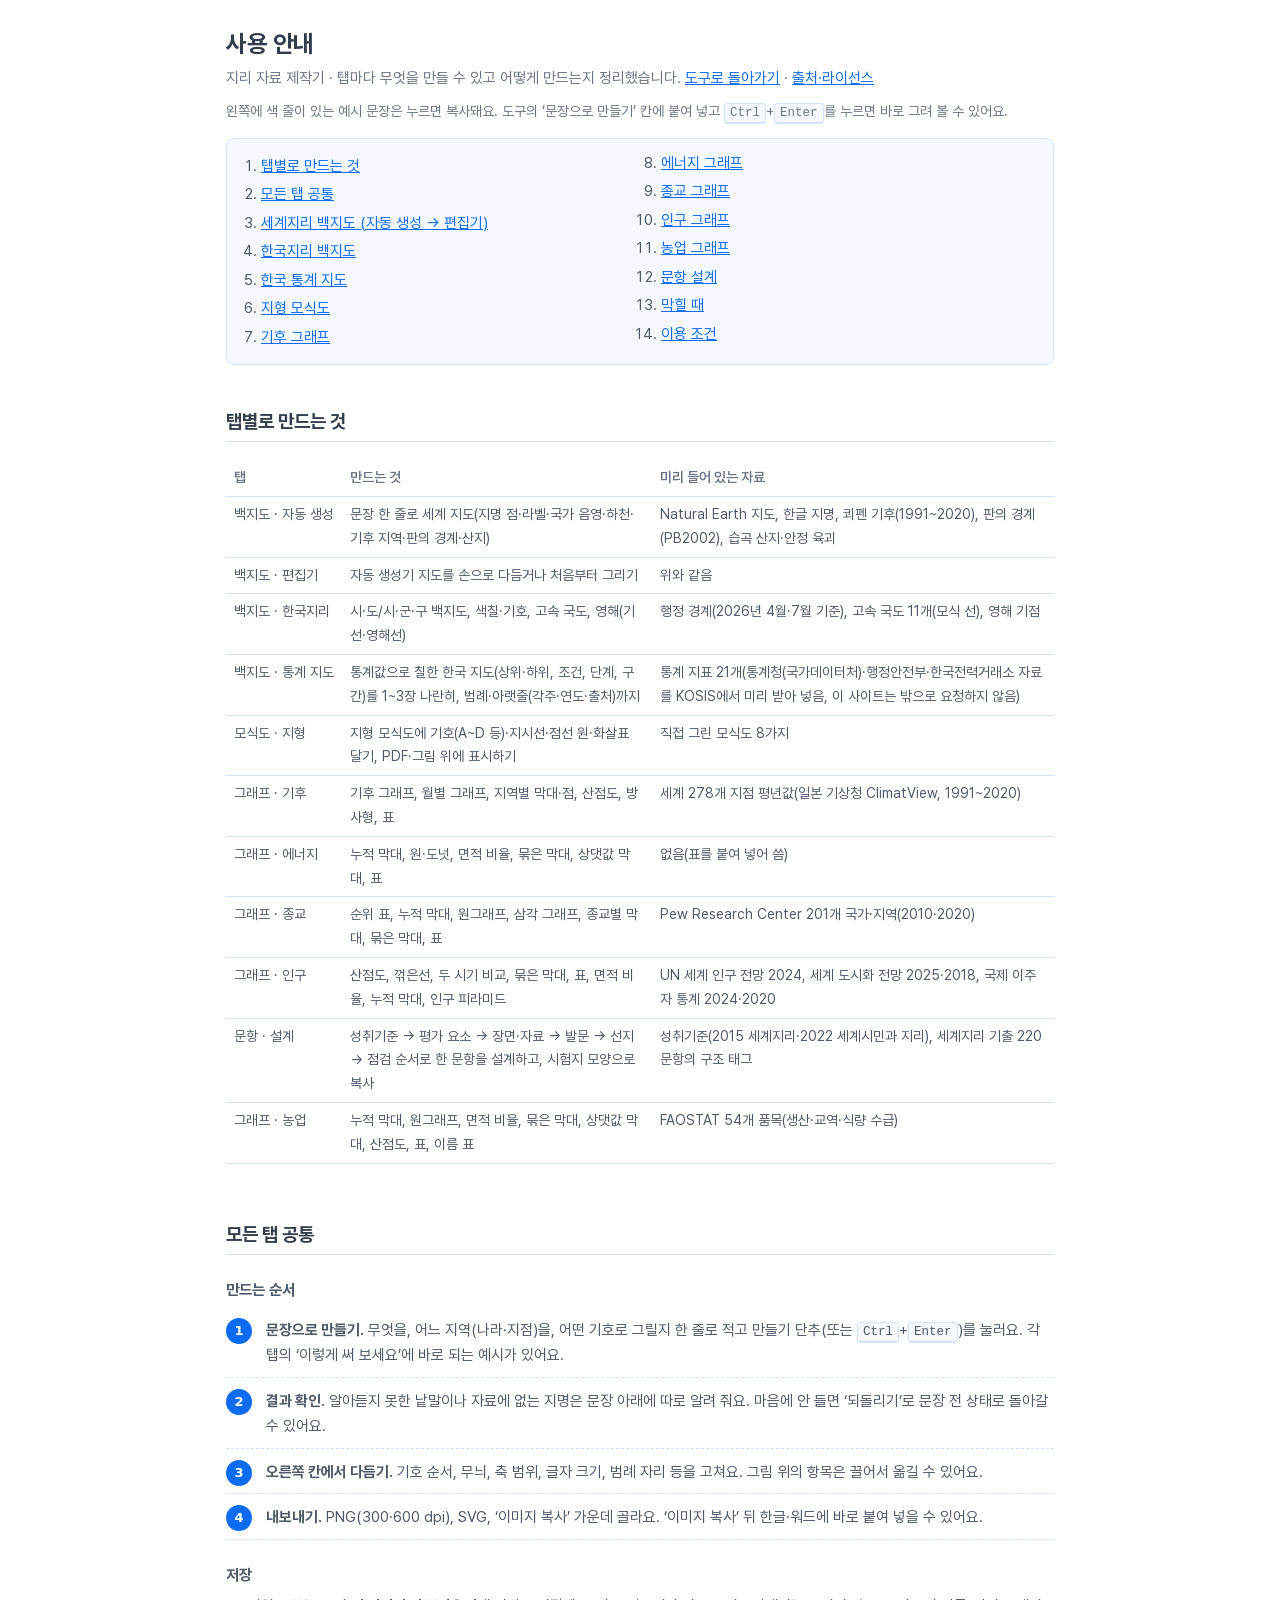
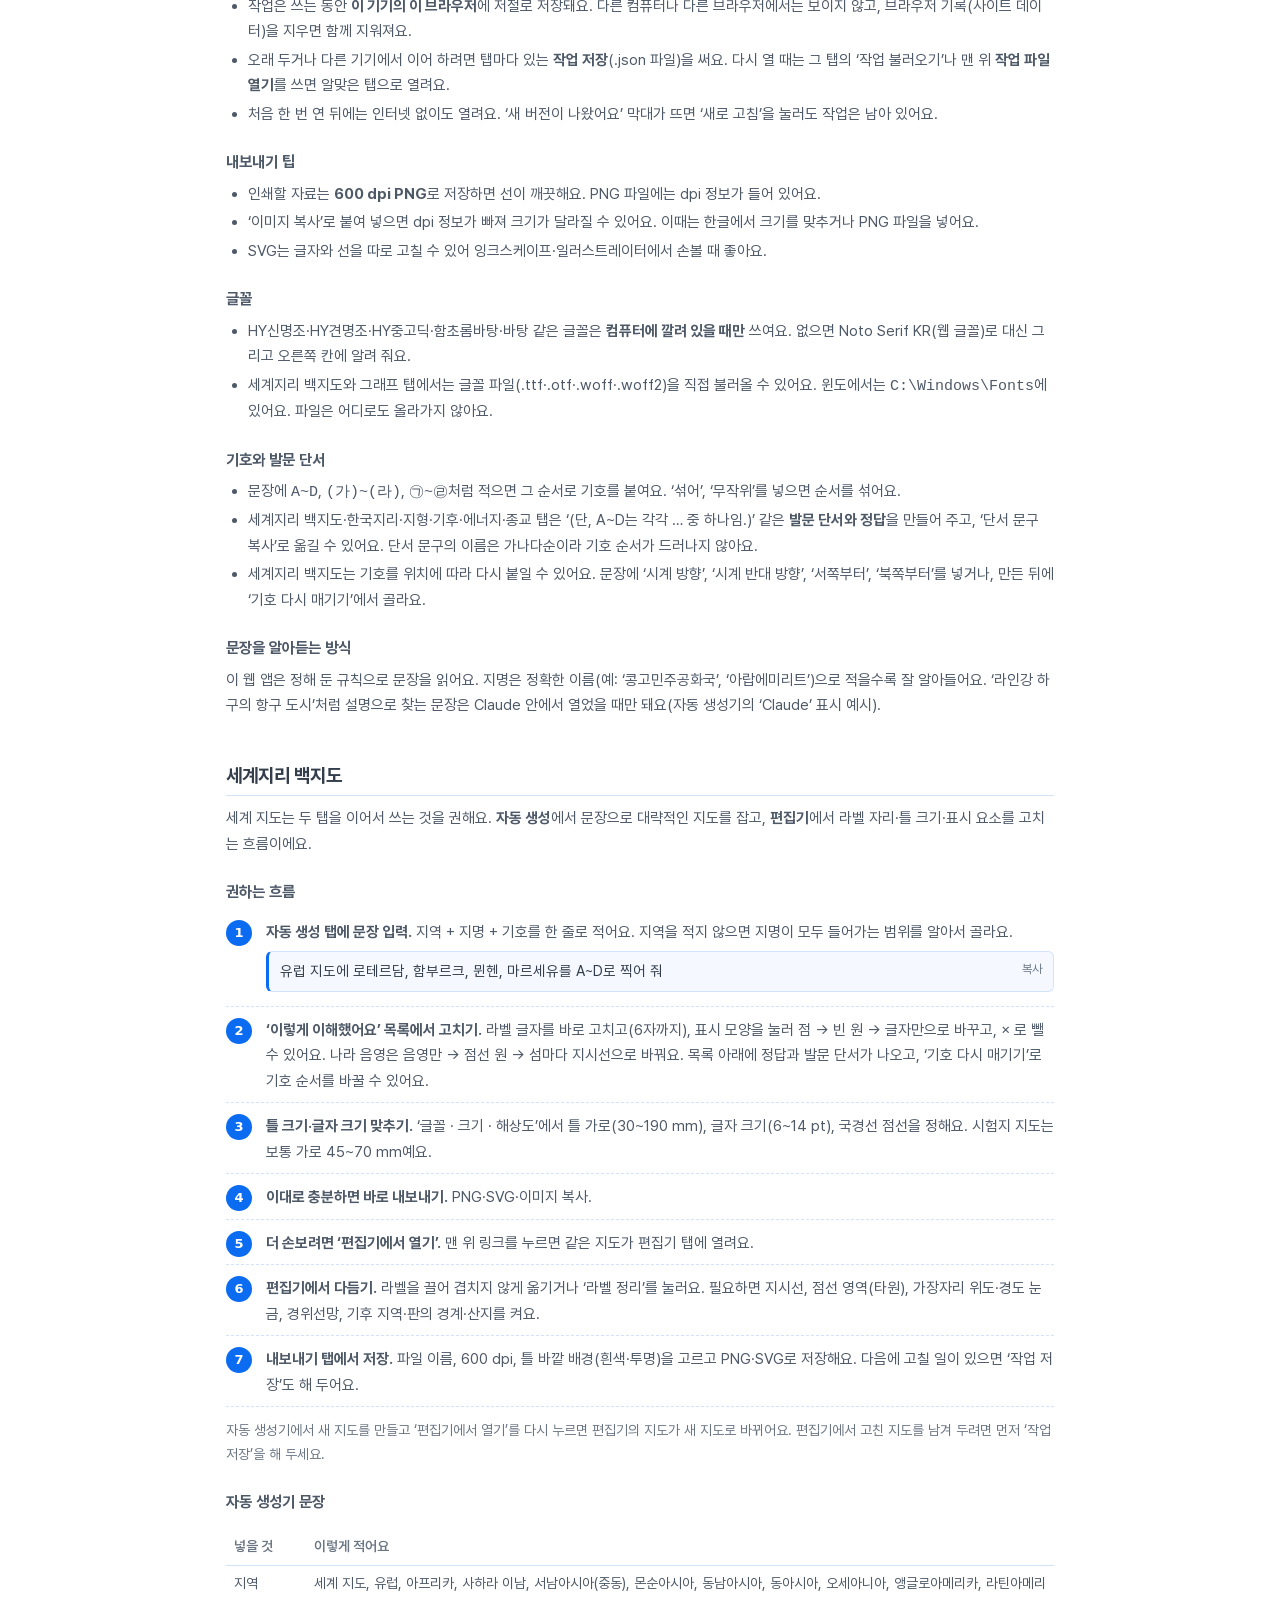
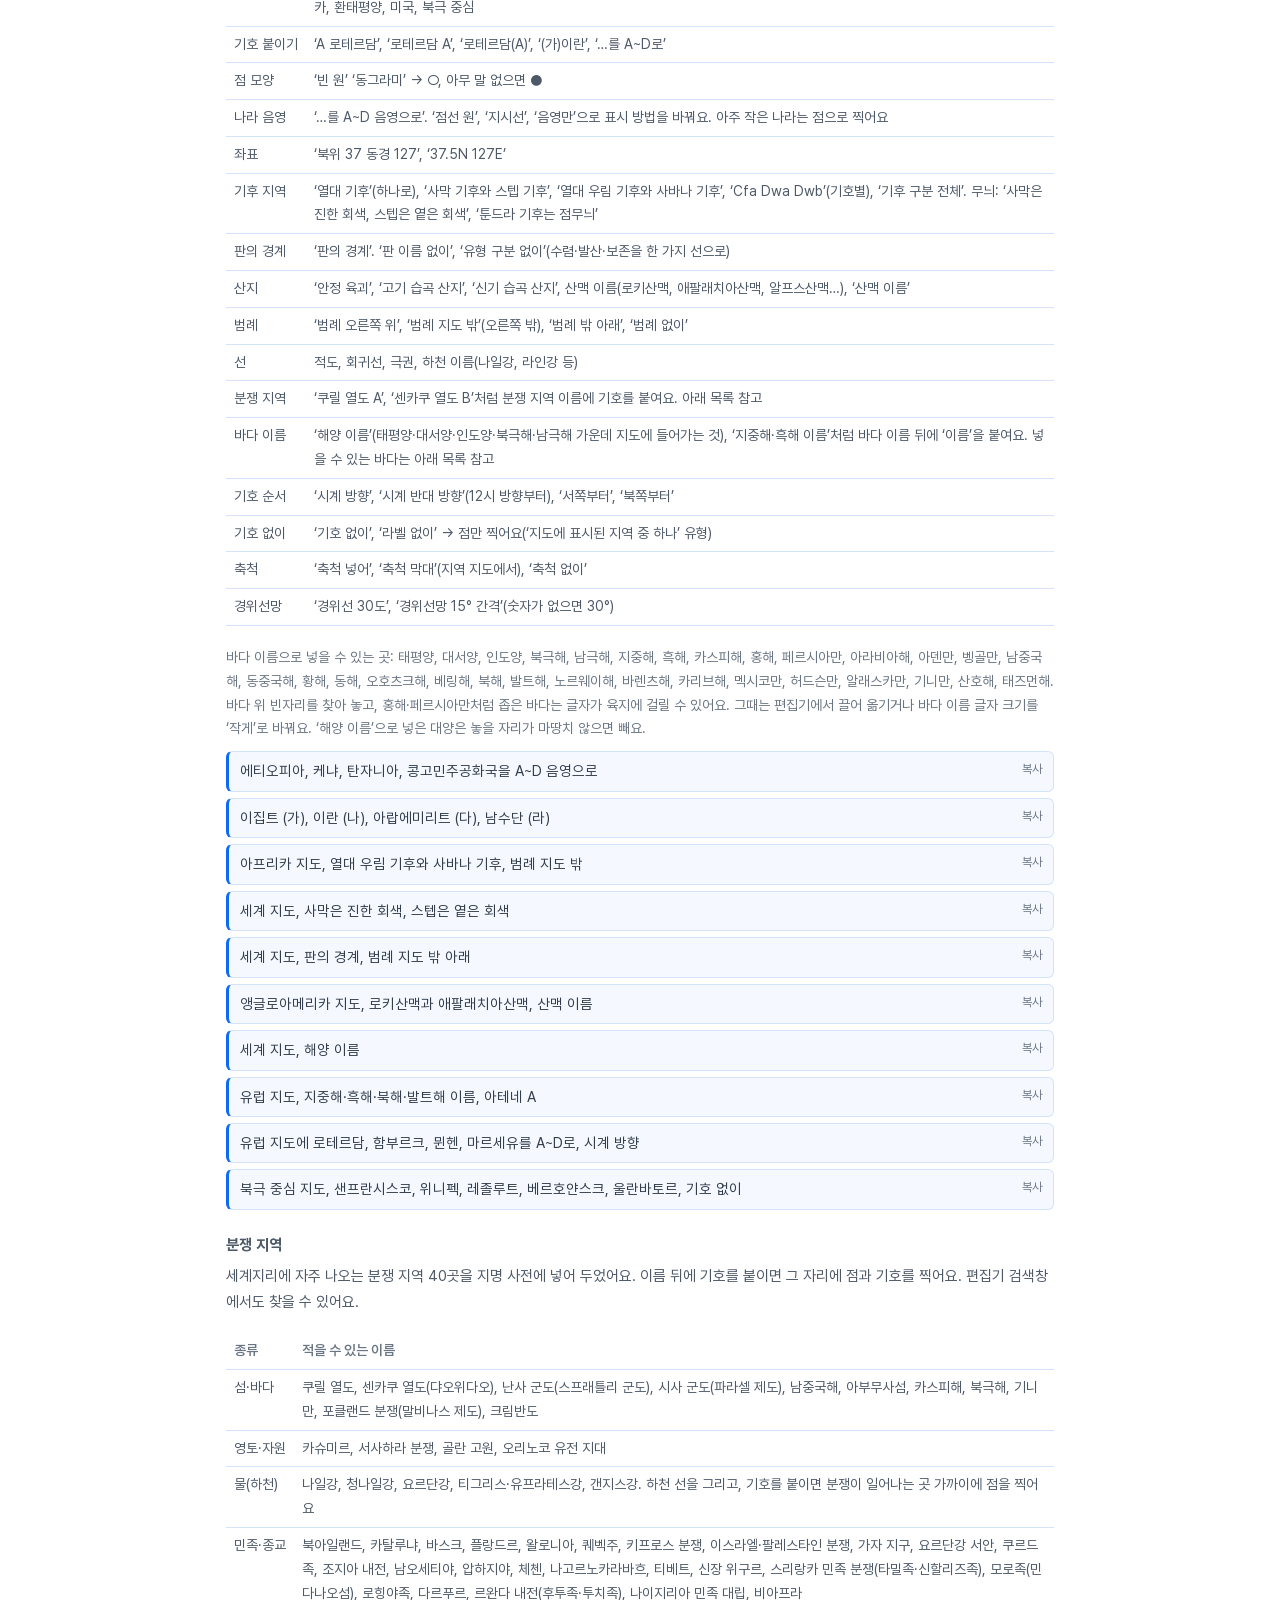
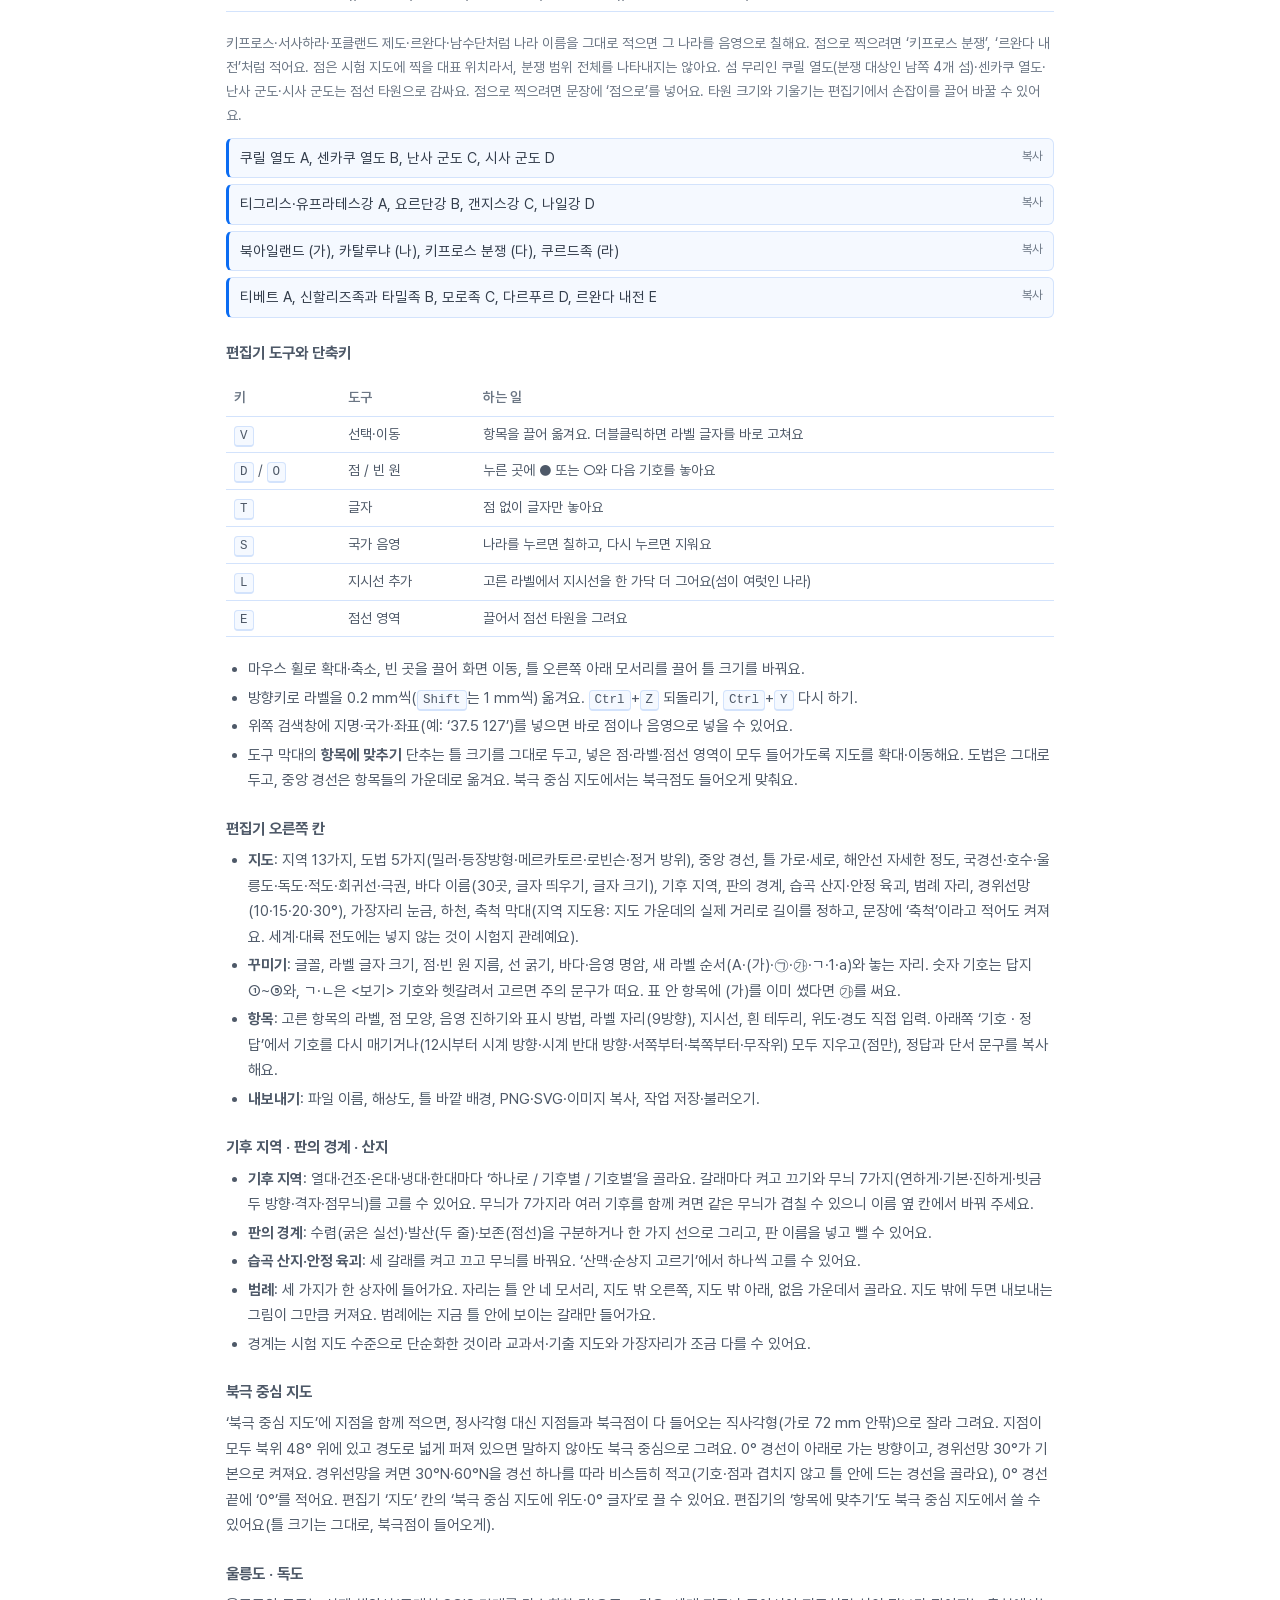
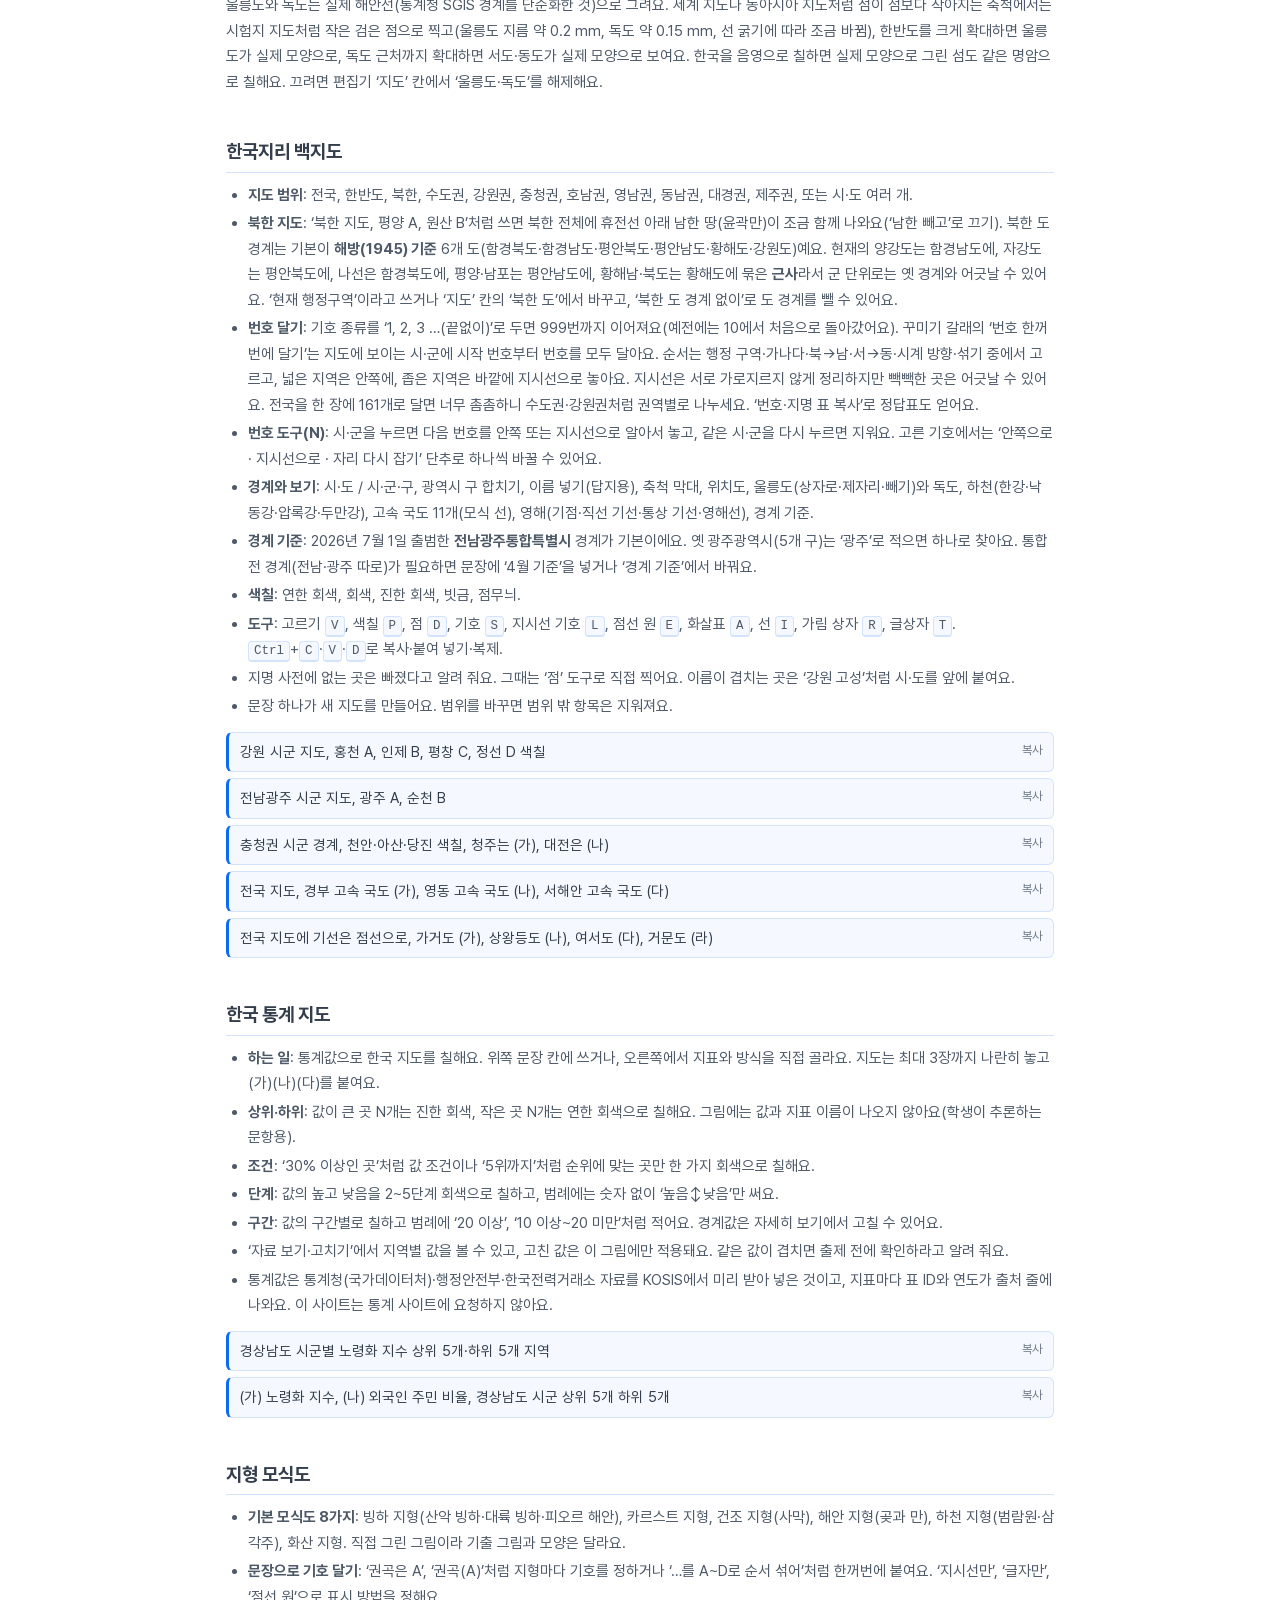
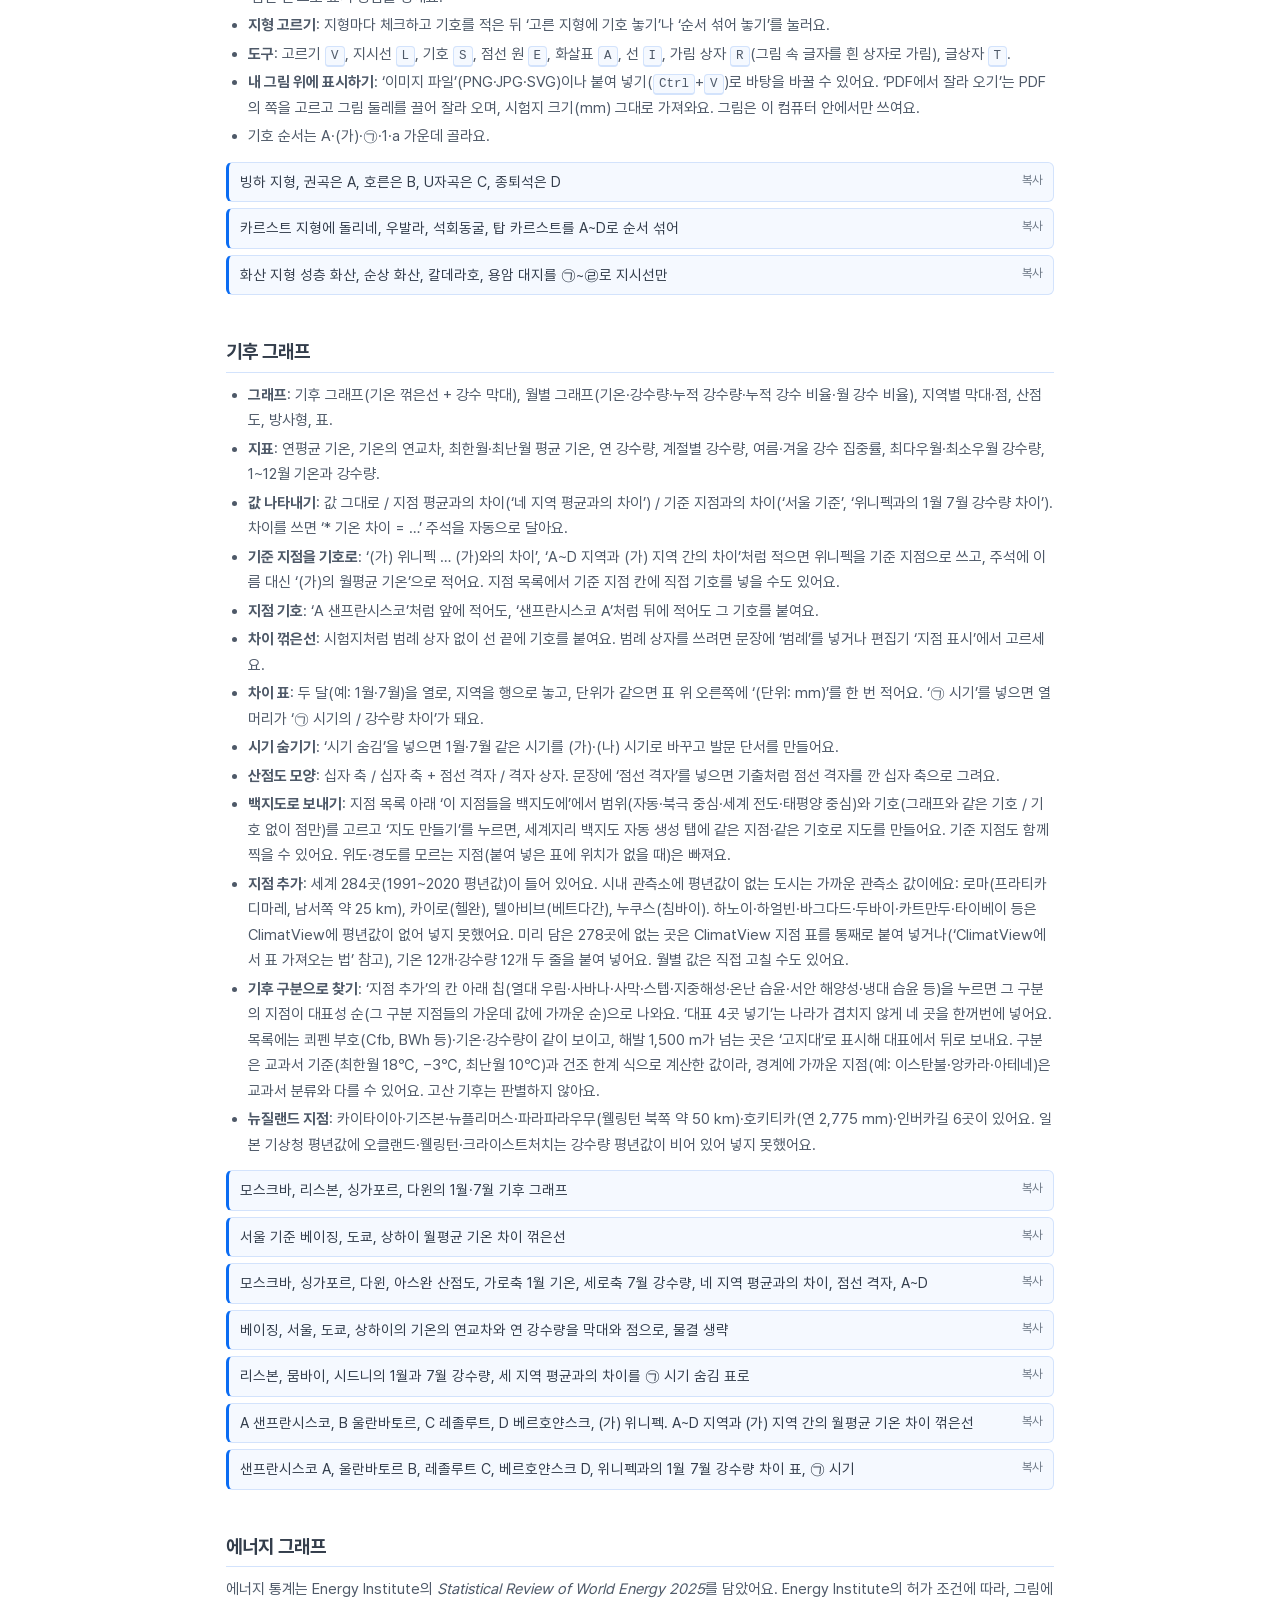
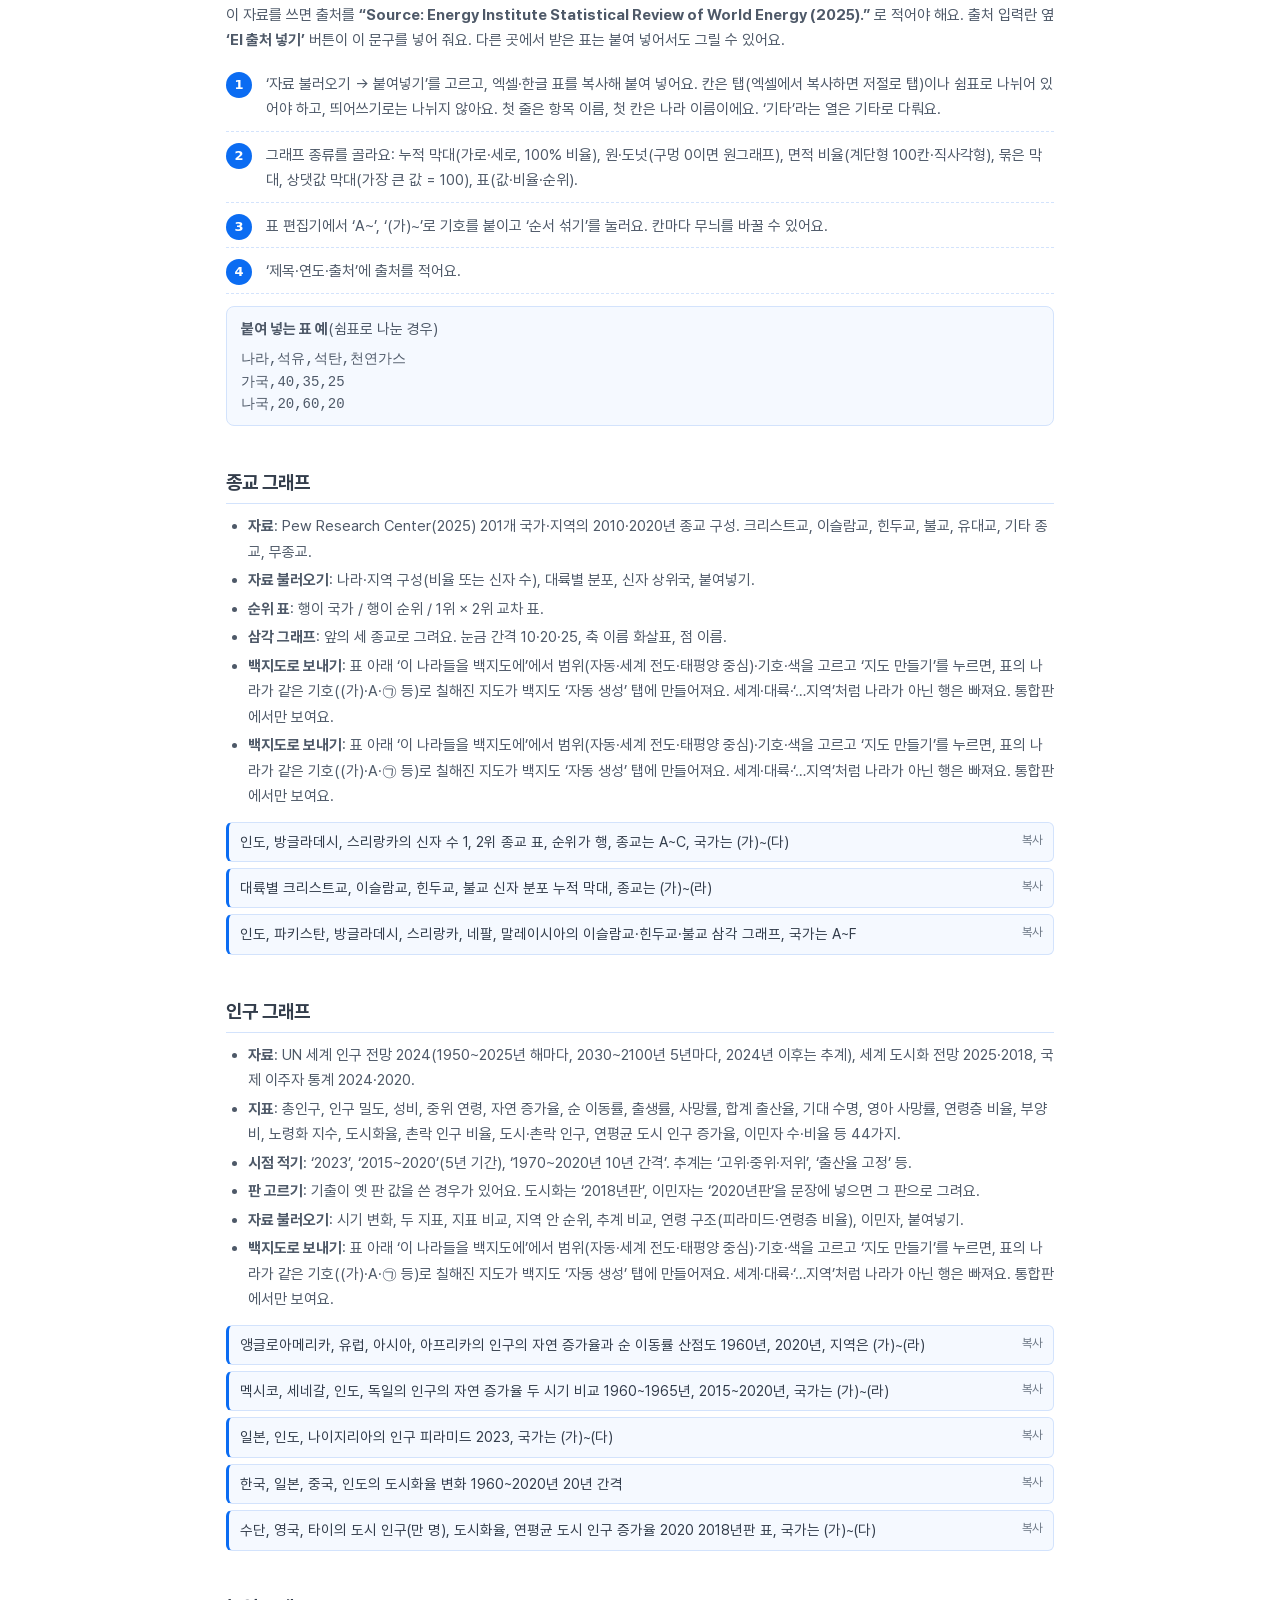
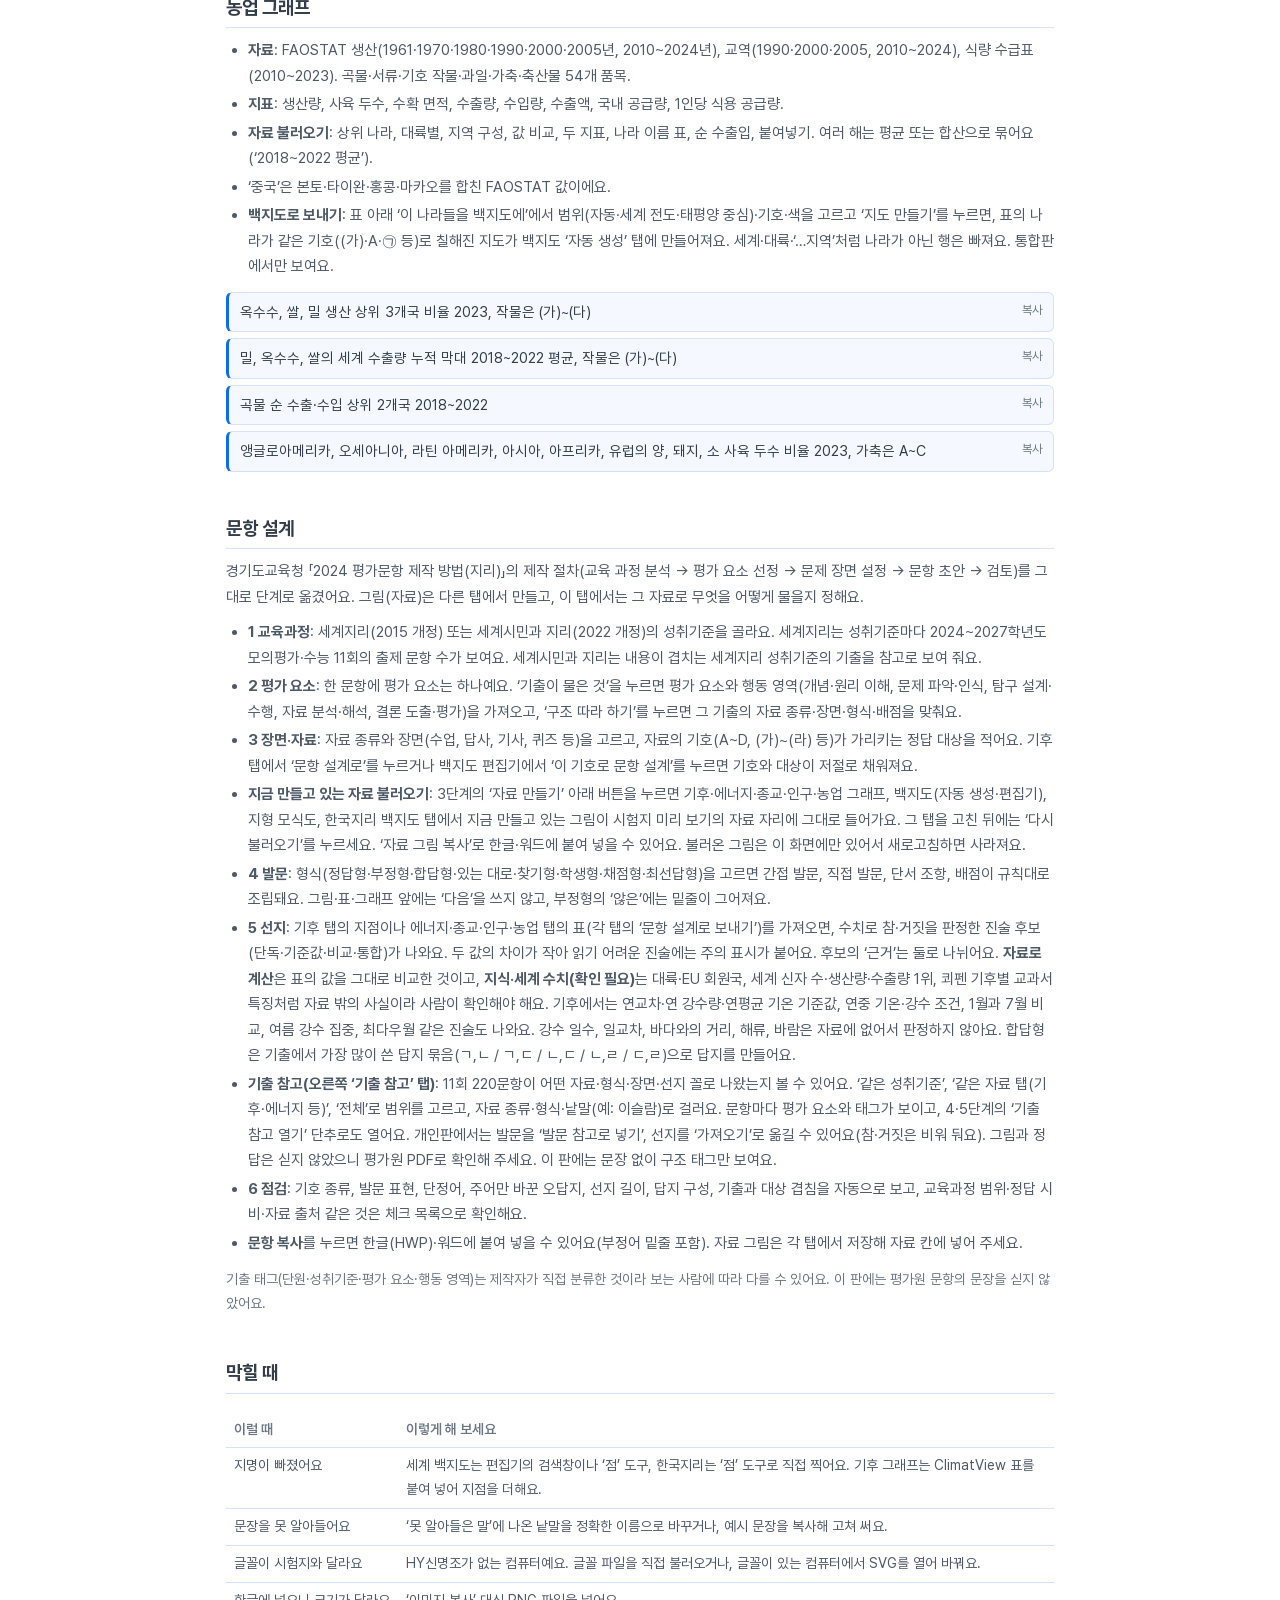
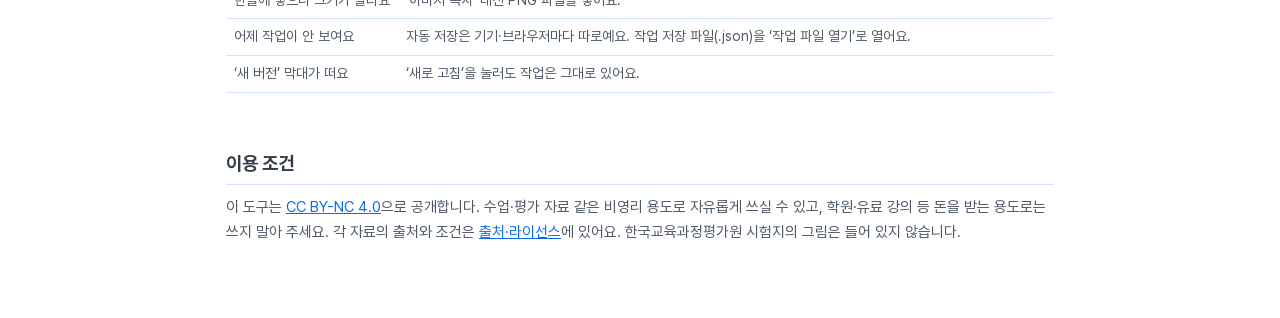
<file: guide.html>
<!doctype html>
<html lang="ko">
<head>
<meta charset="utf-8">
<meta name="viewport" content="width=device-width,initial-scale=1">
<title>사용 안내</title>
<meta name="description" content="지리 자료 제작기로 만들 수 있는 것과 탭별 사용법">
<link rel="icon" href="icons/icon-32.png" sizes="32x32">
<link rel="stylesheet" href="css/tokens.css">
<link rel="stylesheet" href="css/fonts.css">
<link rel="stylesheet" href="css/doc.css">
<style>
*{box-sizing:border-box}
main{max-width:860px;margin:0 auto;padding:28px 16px 64px}
h3{font-size:15.5px;margin:22px 0 6px}
p{margin:6px 0 10px}
p.lead{color:var(--muted);margin:0 0 8px}
a{color:var(--acc)}
ul,ol{margin:6px 0 12px;padding-left:22px}
li{margin:3px 0}
table{border-collapse:collapse;width:100%;font-size:14px;margin:8px 0 14px}
th,td{text-align:left;vertical-align:top;padding:6px 8px;border-bottom:1px solid var(--line)}
th{color:var(--muted);font-weight:600;white-space:nowrap}
td:first-child{white-space:nowrap}
.wrap{overflow-x:auto}
kbd{font:12.5px/1 ui-monospace,Consolas,monospace;border:1px solid var(--line);border-bottom-width:2px;border-radius:4px;padding:2px 5px;background:var(--card)}
.toc{columns:2 220px;column-gap:24px;margin:14px 0 4px;padding:12px 16px 12px 34px;background:var(--card);border:1px solid var(--line);border-radius:8px}
.toc li{break-inside:avoid}
.ex{display:block;width:100%;text-align:left;margin:6px 0;padding:8px 11px;border:1px solid var(--line);border-left:3px solid var(--acc);border-radius:6px;background:var(--card);color:var(--ink);font-family:inherit;font-size:14.5px;line-height:1.55;cursor:copy}
.ex:hover{border-color:var(--acc)}
.ex::after{content:"복사";float:right;margin-left:10px;color:var(--muted);font-size:12px}
.ex.ok::after{content:"복사했어요";color:var(--acc)}
.flow{counter-reset:s;list-style:none;padding-left:0}
.flow>li{counter-increment:s;position:relative;padding:8px 0 8px 40px;border-bottom:1px dashed var(--line)}
.flow>li::before{content:counter(s);position:absolute;left:0;top:8px;width:26px;height:26px;border-radius:50%;background:var(--acc);color:#fff;font:700 13px/26px system-ui;text-align:center}
.note{color:var(--muted);font-size:14px}
.tag{display:inline-block;font-size:12px;padding:0 7px;border-radius:10px;background:var(--chip);color:var(--muted);margin-left:6px;vertical-align:2px}
.box{padding:10px 14px;border:1px solid var(--line);border-radius:8px;background:var(--card);margin:10px 0}
</style>
</head>
<body>
<main>
<h1>사용 안내</h1>
<p class="lead">지리 자료 제작기 · 탭마다 무엇을 만들 수 있고 어떻게 만드는지 정리했습니다. <a href="./">도구로 돌아가기</a> · <a href="licenses.html">출처·라이선스</a></p>
<p class="note">왼쪽에 색 줄이 있는 예시 문장은 누르면 복사돼요. 도구의 ‘문장으로 만들기’ 칸에 붙여 넣고 <kbd>Ctrl</kbd>+<kbd>Enter</kbd>를 누르면 바로 그려 볼 수 있어요.</p>

<ol class="toc">
<li><a href="#what">탭별로 만드는 것</a></li>
<li><a href="#common">모든 탭 공통</a></li>
<li><a href="#map">세계지리 백지도 (자동 생성 → 편집기)</a></li>
<li><a href="#kmap">한국지리 백지도</a></li>
<li><a href="#kstat">한국 통계 지도</a></li>
<li><a href="#landform">지형 모식도</a></li>
<li><a href="#climate">기후 그래프</a></li>
<li><a href="#energy">에너지 그래프</a></li>
<li><a href="#religion">종교 그래프</a></li>
<li><a href="#population">인구 그래프</a></li>
<li><a href="#agriculture">농업 그래프</a></li>
<li><a href="#item">문항 설계</a></li>
<li><a href="#faq">막힐 때</a></li>
<li><a href="#terms">이용 조건</a></li>
</ol>

<h2 id="what">탭별로 만드는 것</h2>
<div class="wrap"><table>
<tr><th>탭</th><th>만드는 것</th><th>미리 들어 있는 자료</th></tr>
<tr><td>백지도 · 자동 생성</td><td>문장 한 줄로 세계 지도(지명 점·라벨·국가 음영·하천·기후 지역·판의 경계·산지)</td><td>Natural Earth 지도, 한글 지명, 쾨펜 기후(1991~2020), 판의 경계(PB2002), 습곡 산지·안정 육괴</td></tr>
<tr><td>백지도 · 편집기</td><td>자동 생성기 지도를 손으로 다듬거나 처음부터 그리기</td><td>위와 같음</td></tr>
<tr><td>백지도 · 한국지리</td><td>시·도/시·군·구 백지도, 색칠·기호, 고속 국도, 영해(기선·영해선)</td><td>행정 경계(2026년 4월·7월 기준), 고속 국도 11개(모식 선), 영해 기점</td></tr>
<tr><td>백지도 · 통계 지도</td><td>통계값으로 칠한 한국 지도(상위·하위, 조건, 단계, 구간)를 1~3장 나란히, 범례·아랫줄(각주·연도·출처)까지</td><td>통계 지표 21개(통계청(국가데이터처)·행정안전부·한국전력거래소 자료를 KOSIS에서 미리 받아 넣음, 이 사이트는 밖으로 요청하지 않음)</td></tr>
<tr><td>모식도 · 지형</td><td>지형 모식도에 기호(A~D 등)·지시선·점선 원·화살표 달기, PDF·그림 위에 표시하기</td><td>직접 그린 모식도 8가지</td></tr>
<tr><td>그래프 · 기후</td><td>기후 그래프, 월별 그래프, 지역별 막대·점, 산점도, 방사형, 표</td><td>세계 278개 지점 평년값(일본 기상청 ClimatView, 1991~2020)</td></tr>
<tr><td>그래프 · 에너지</td><td>누적 막대, 원·도넛, 면적 비율, 묶은 막대, 상댓값 막대, 표</td><td>없음(표를 붙여 넣어 씀)</td></tr>
<tr><td>그래프 · 종교</td><td>순위 표, 누적 막대, 원그래프, 삼각 그래프, 종교별 막대, 묶은 막대, 표</td><td>Pew Research Center 201개 국가·지역(2010·2020)</td></tr>
<tr><td>그래프 · 인구</td><td>산점도, 꺾은선, 두 시기 비교, 묶은 막대, 표, 면적 비율, 누적 막대, 인구 피라미드</td><td>UN 세계 인구 전망 2024, 세계 도시화 전망 2025·2018, 국제 이주자 통계 2024·2020</td></tr>
<tr><td>문항 · 설계</td><td>성취기준 → 평가 요소 → 장면·자료 → 발문 → 선지 → 점검 순서로 한 문항을 설계하고, 시험지 모양으로 복사</td><td>성취기준(2015 세계지리·2022 세계시민과 지리), 세계지리 기출 220문항의 구조 태그</td></tr>
<tr><td>그래프 · 농업</td><td>누적 막대, 원그래프, 면적 비율, 묶은 막대, 상댓값 막대, 산점도, 표, 이름 표</td><td>FAOSTAT 54개 품목(생산·교역·식량 수급)</td></tr>
</table></div>

<h2 id="common">모든 탭 공통</h2>
<h3>만드는 순서</h3>
<ol class="flow">
<li><b>문장으로 만들기.</b> 무엇을, 어느 지역(나라·지점)을, 어떤 기호로 그릴지 한 줄로 적고 만들기 단추(또는 <kbd>Ctrl</kbd>+<kbd>Enter</kbd>)를 눌러요. 각 탭의 ‘이렇게 써 보세요’에 바로 되는 예시가 있어요.</li>
<li><b>결과 확인.</b> 알아듣지 못한 낱말이나 자료에 없는 지명은 문장 아래에 따로 알려 줘요. 마음에 안 들면 ‘되돌리기’로 문장 전 상태로 돌아갈 수 있어요.</li>
<li><b>오른쪽 칸에서 다듬기.</b> 기호 순서, 무늬, 축 범위, 글자 크기, 범례 자리 등을 고쳐요. 그림 위의 항목은 끌어서 옮길 수 있어요.</li>
<li><b>내보내기.</b> PNG(300·600 dpi), SVG, ‘이미지 복사’ 가운데 골라요. ‘이미지 복사’ 뒤 한글·워드에 바로 붙여 넣을 수 있어요.</li>
</ol>

<h3>저장</h3>
<ul>
<li>작업은 쓰는 동안 <b>이 기기의 이 브라우저</b>에 저절로 저장돼요. 다른 컴퓨터나 다른 브라우저에서는 보이지 않고, 브라우저 기록(사이트 데이터)을 지우면 함께 지워져요.</li>
<li>오래 두거나 다른 기기에서 이어 하려면 탭마다 있는 <b>작업 저장</b>(.json 파일)을 써요. 다시 열 때는 그 탭의 ‘작업 불러오기’나 맨 위 <b>작업 파일 열기</b>를 쓰면 알맞은 탭으로 열려요.</li>
<li>처음 한 번 연 뒤에는 인터넷 없이도 열려요. ‘새 버전이 나왔어요’ 막대가 뜨면 ‘새로 고침’을 눌러도 작업은 남아 있어요.</li>
</ul>

<h3>내보내기 팁</h3>
<ul>
<li>인쇄할 자료는 <b>600 dpi PNG</b>로 저장하면 선이 깨끗해요. PNG 파일에는 dpi 정보가 들어 있어요.</li>
<li>‘이미지 복사’로 붙여 넣으면 dpi 정보가 빠져 크기가 달라질 수 있어요. 이때는 한글에서 크기를 맞추거나 PNG 파일을 넣어요.</li>
<li>SVG는 글자와 선을 따로 고칠 수 있어 잉크스케이프·일러스트레이터에서 손볼 때 좋아요.</li>
</ul>

<h3>글꼴</h3>
<ul>
<li>HY신명조·HY견명조·HY중고딕·함초롬바탕·바탕 같은 글꼴은 <b>컴퓨터에 깔려 있을 때만</b> 쓰여요. 없으면 Noto Serif KR(웹 글꼴)로 대신 그리고 오른쪽 칸에 알려 줘요.</li>
<li>세계지리 백지도와 그래프 탭에서는 글꼴 파일(.ttf·.otf·.woff·.woff2)을 직접 불러올 수 있어요. 윈도에서는 <code>C:\Windows\Fonts</code>에 있어요. 파일은 어디로도 올라가지 않아요.</li>
</ul>

<h3>기호와 발문 단서</h3>
<ul>
<li>문장에 <code>A~D</code>, <code>(가)~(라)</code>, <code>㉠~㉣</code>처럼 적으면 그 순서로 기호를 붙여요. ‘섞어’, ‘무작위’를 넣으면 순서를 섞어요.</li>
<li>세계지리 백지도·한국지리·지형·기후·에너지·종교 탭은 ‘(단, A~D는 각각 … 중 하나임.)’ 같은 <b>발문 단서와 정답</b>을 만들어 주고, ‘단서 문구 복사’로 옮길 수 있어요. 단서 문구의 이름은 가나다순이라 기호 순서가 드러나지 않아요.</li>
<li>세계지리 백지도는 기호를 위치에 따라 다시 붙일 수 있어요. 문장에 ‘시계 방향’, ‘시계 반대 방향’, ‘서쪽부터’, ‘북쪽부터’를 넣거나, 만든 뒤에 ‘기호 다시 매기기’에서 골라요.</li>
</ul>

<h3>문장을 알아듣는 방식</h3>
<p>이 웹 앱은 정해 둔 규칙으로 문장을 읽어요. 지명은 정확한 이름(예: ‘콩고민주공화국’, ‘아랍에미리트’)으로 적을수록 잘 알아들어요. ‘라인강 하구의 항구 도시’처럼 설명으로 찾는 문장은 Claude 안에서 열었을 때만 돼요(자동 생성기의 ‘Claude’ 표시 예시).</p>

<h2 id="map">세계지리 백지도</h2>
<p>세계 지도는 두 탭을 이어서 쓰는 것을 권해요. <b>자동 생성</b>에서 문장으로 대략적인 지도를 잡고, <b>편집기</b>에서 라벨 자리·틀 크기·표시 요소를 고치는 흐름이에요.</p>

<h3>권하는 흐름</h3>
<ol class="flow">
<li><b>자동 생성 탭에 문장 입력.</b> 지역 + 지명 + 기호를 한 줄로 적어요. 지역을 적지 않으면 지명이 모두 들어가는 범위를 알아서 골라요.
<button class="ex" type="button">유럽 지도에 로테르담, 함부르크, 뮌헨, 마르세유를 A~D로 찍어 줘</button></li>
<li><b>‘이렇게 이해했어요’ 목록에서 고치기.</b> 라벨 글자를 바로 고치고(6자까지), 표시 모양을 눌러 점 → 빈 원 → 글자만으로 바꾸고, × 로 뺄 수 있어요. 나라 음영은 음영만 → 점선 원 → 섬마다 지시선으로 바꿔요. 목록 아래에 정답과 발문 단서가 나오고, ‘기호 다시 매기기’로 기호 순서를 바꿀 수 있어요.</li>
<li><b>틀 크기·글자 크기 맞추기.</b> ‘글꼴 · 크기 · 해상도’에서 틀 가로(30~190 mm), 글자 크기(6~14 pt), 국경선 점선을 정해요. 시험지 지도는 보통 가로 45~70 mm예요.</li>
<li><b>이대로 충분하면 바로 내보내기.</b> PNG·SVG·이미지 복사.</li>
<li><b>더 손보려면 ‘편집기에서 열기’.</b> 맨 위 링크를 누르면 같은 지도가 편집기 탭에 열려요.</li>
<li><b>편집기에서 다듬기.</b> 라벨을 끌어 겹치지 않게 옮기거나 ‘라벨 정리’를 눌러요. 필요하면 지시선, 점선 영역(타원), 가장자리 위도·경도 눈금, 경위선망, 기후 지역·판의 경계·산지를 켜요.</li>
<li><b>내보내기 탭에서 저장.</b> 파일 이름, 600 dpi, 틀 바깥 배경(흰색·투명)을 고르고 PNG·SVG로 저장해요. 다음에 고칠 일이 있으면 ‘작업 저장’도 해 두어요.</li>
</ol>
<p class="note">자동 생성기에서 새 지도를 만들고 ‘편집기에서 열기’를 다시 누르면 편집기의 지도가 새 지도로 바뀌어요. 편집기에서 고친 지도를 남겨 두려면 먼저 ‘작업 저장’을 해 두세요.</p>

<h3>자동 생성기 문장</h3>
<div class="wrap"><table>
<tr><th>넣을 것</th><th>이렇게 적어요</th></tr>
<tr><td>지역</td><td>세계 지도, 유럽, 아프리카, 사하라 이남, 서남아시아(중동), 몬순아시아, 동남아시아, 동아시아, 오세아니아, 앵글로아메리카, 라틴아메리카, 환태평양, 미국, 북극 중심</td></tr>
<tr><td>기호 붙이기</td><td>‘A 로테르담’, ‘로테르담 A’, ‘로테르담(A)’, ‘(가)이란’, ‘…를 A~D로’</td></tr>
<tr><td>점 모양</td><td>‘빈 원’ ‘동그라미’ → ○, 아무 말 없으면 ●</td></tr>
<tr><td>나라 음영</td><td>‘…를 A~D 음영으로’. ‘점선 원’, ‘지시선’, ‘음영만’으로 표시 방법을 바꿔요. 아주 작은 나라는 점으로 찍어요</td></tr>
<tr><td>좌표</td><td>‘북위 37 동경 127’, ‘37.5N 127E’</td></tr>
<tr><td>기후 지역</td><td>‘열대 기후’(하나로), ‘사막 기후와 스텝 기후’, ‘열대 우림 기후와 사바나 기후’, ‘Cfa Dwa Dwb’(기호별), ‘기후 구분 전체’. 무늬: ‘사막은 진한 회색, 스텝은 옅은 회색’, ‘툰드라 기후는 점무늬’</td></tr>
<tr><td>판의 경계</td><td>‘판의 경계’. ‘판 이름 없이’, ‘유형 구분 없이’(수렴·발산·보존을 한 가지 선으로)</td></tr>
<tr><td>산지</td><td>‘안정 육괴’, ‘고기 습곡 산지’, ‘신기 습곡 산지’, 산맥 이름(로키산맥, 애팔래치아산맥, 알프스산맥…), ‘산맥 이름’</td></tr>
<tr><td>범례</td><td>‘범례 오른쪽 위’, ‘범례 지도 밖’(오른쪽 밖), ‘범례 밖 아래’, ‘범례 없이’</td></tr>
<tr><td>선</td><td>적도, 회귀선, 극권, 하천 이름(나일강, 라인강 등)</td></tr>
<tr><td>분쟁 지역</td><td>‘쿠릴 열도 A’, ‘센카쿠 열도 B’처럼 분쟁 지역 이름에 기호를 붙여요. 아래 목록 참고</td></tr>
<tr><td>바다 이름</td><td>‘해양 이름’(태평양·대서양·인도양·북극해·남극해 가운데 지도에 들어가는 것), ‘지중해·흑해 이름’처럼 바다 이름 뒤에 ‘이름’을 붙여요. 넣을 수 있는 바다는 아래 목록 참고</td></tr>
<tr><td>기호 순서</td><td>‘시계 방향’, ‘시계 반대 방향’(12시 방향부터), ‘서쪽부터’, ‘북쪽부터’</td></tr>
<tr><td>기호 없이</td><td>‘기호 없이’, ‘라벨 없이’ → 점만 찍어요(‘지도에 표시된 지역 중 하나’ 유형)</td></tr>
<tr><td>축척</td><td>‘축척 넣어’, ‘축척 막대’(지역 지도에서), ‘축척 없이’</td></tr>
<tr><td>경위선망</td><td>‘경위선 30도’, ‘경위선망 15° 간격’(숫자가 없으면 30°)</td></tr>
</table></div>
<p class="note">바다 이름으로 넣을 수 있는 곳: 태평양, 대서양, 인도양, 북극해, 남극해, 지중해, 흑해, 카스피해, 홍해, 페르시아만, 아라비아해, 아덴만, 벵골만, 남중국해, 동중국해, 황해, 동해, 오호츠크해, 베링해, 북해, 발트해, 노르웨이해, 바렌츠해, 카리브해, 멕시코만, 허드슨만, 알래스카만, 기니만, 산호해, 태즈먼해. 바다 위 빈자리를 찾아 놓고, 홍해·페르시아만처럼 좁은 바다는 글자가 육지에 걸릴 수 있어요. 그때는 편집기에서 끌어 옮기거나 바다 이름 글자 크기를 ‘작게’로 바꿔요. ‘해양 이름’으로 넣은 대양은 놓을 자리가 마땅치 않으면 빼요.</p>
<button class="ex" type="button">에티오피아, 케냐, 탄자니아, 콩고민주공화국을 A~D 음영으로</button>
<button class="ex" type="button">이집트 (가), 이란 (나), 아랍에미리트 (다), 남수단 (라)</button>
<button class="ex" type="button">아프리카 지도, 열대 우림 기후와 사바나 기후, 범례 지도 밖</button>
<button class="ex" type="button">세계 지도, 사막은 진한 회색, 스텝은 옅은 회색</button>
<button class="ex" type="button">세계 지도, 판의 경계, 범례 지도 밖 아래</button>
<button class="ex" type="button">앵글로아메리카 지도, 로키산맥과 애팔래치아산맥, 산맥 이름</button>
<button class="ex" type="button">세계 지도, 해양 이름</button>
<button class="ex" type="button">유럽 지도, 지중해·흑해·북해·발트해 이름, 아테네 A</button>
<button class="ex" type="button">유럽 지도에 로테르담, 함부르크, 뮌헨, 마르세유를 A~D로, 시계 방향</button>
<button class="ex" type="button">북극 중심 지도, 샌프란시스코, 위니펙, 레졸루트, 베르호얀스크, 울란바토르, 기호 없이</button>

<h3 id="conflict">분쟁 지역</h3>
<p>세계지리에 자주 나오는 분쟁 지역 40곳을 지명 사전에 넣어 두었어요. 이름 뒤에 기호를 붙이면 그 자리에 점과 기호를 찍어요. 편집기 검색창에서도 찾을 수 있어요.</p>
<div class="wrap"><table>
<tr><th>종류</th><th>적을 수 있는 이름</th></tr>
<tr><td>섬·바다</td><td>쿠릴 열도, 센카쿠 열도(댜오위다오), 난사 군도(스프래틀리 군도), 시사 군도(파라셀 제도), 남중국해, 아부무사섬, 카스피해, 북극해, 기니만, 포클랜드 분쟁(말비나스 제도), 크림반도</td></tr>
<tr><td>영토·자원</td><td>카슈미르, 서사하라 분쟁, 골란 고원, 오리노코 유전 지대</td></tr>
<tr><td>물(하천)</td><td>나일강, 청나일강, 요르단강, 티그리스·유프라테스강, 갠지스강. 하천 선을 그리고, 기호를 붙이면 분쟁이 일어나는 곳 가까이에 점을 찍어요</td></tr>
<tr><td>민족·종교</td><td>북아일랜드, 카탈루냐, 바스크, 플랑드르, 왈로니아, 퀘벡주, 키프로스 분쟁, 이스라엘·팔레스타인 분쟁, 가자 지구, 요르단강 서안, 쿠르드족, 조지아 내전, 남오세티야, 압하지야, 체첸, 나고르노카라바흐, 티베트, 신장 위구르, 스리랑카 민족 분쟁(타밀족·신할리즈족), 모로족(민다나오섬), 로힝야족, 다르푸르, 르완다 내전(후투족·투치족), 나이지리아 민족 대립, 비아프라</td></tr>
</table></div>
<p class="note">키프로스·서사하라·포클랜드 제도·르완다·남수단처럼 나라 이름을 그대로 적으면 그 나라를 음영으로 칠해요. 점으로 찍으려면 ‘키프로스 분쟁’, ‘르완다 내전’처럼 적어요. 점은 시험 지도에 찍을 대표 위치라서, 분쟁 범위 전체를 나타내지는 않아요. 섬 무리인 쿠릴 열도(분쟁 대상인 남쪽 4개 섬)·센카쿠 열도·난사 군도·시사 군도는 점선 타원으로 감싸요. 점으로 찍으려면 문장에 ‘점으로’를 넣어요. 타원 크기와 기울기는 편집기에서 손잡이를 끌어 바꿀 수 있어요.</p>
<button class="ex" type="button">쿠릴 열도 A, 센카쿠 열도 B, 난사 군도 C, 시사 군도 D</button>
<button class="ex" type="button">티그리스·유프라테스강 A, 요르단강 B, 갠지스강 C, 나일강 D</button>
<button class="ex" type="button">북아일랜드 (가), 카탈루냐 (나), 키프로스 분쟁 (다), 쿠르드족 (라)</button>
<button class="ex" type="button">티베트 A, 신할리즈족과 타밀족 B, 모로족 C, 다르푸르 D, 르완다 내전 E</button>

<h3>편집기 도구와 단축키</h3>
<div class="wrap"><table>
<tr><th>키</th><th>도구</th><th>하는 일</th></tr>
<tr><td><kbd>V</kbd></td><td>선택·이동</td><td>항목을 끌어 옮겨요. 더블클릭하면 라벨 글자를 바로 고쳐요</td></tr>
<tr><td><kbd>D</kbd> / <kbd>O</kbd></td><td>점 / 빈 원</td><td>누른 곳에 ● 또는 ○와 다음 기호를 놓아요</td></tr>
<tr><td><kbd>T</kbd></td><td>글자</td><td>점 없이 글자만 놓아요</td></tr>
<tr><td><kbd>S</kbd></td><td>국가 음영</td><td>나라를 누르면 칠하고, 다시 누르면 지워요</td></tr>
<tr><td><kbd>L</kbd></td><td>지시선 추가</td><td>고른 라벨에서 지시선을 한 가닥 더 그어요(섬이 여럿인 나라)</td></tr>
<tr><td><kbd>E</kbd></td><td>점선 영역</td><td>끌어서 점선 타원을 그려요</td></tr>
</table></div>
<ul>
<li>마우스 휠로 확대·축소, 빈 곳을 끌어 화면 이동, 틀 오른쪽 아래 모서리를 끌어 틀 크기를 바꿔요.</li>
<li>방향키로 라벨을 0.2 mm씩(<kbd>Shift</kbd>는 1 mm씩) 옮겨요. <kbd>Ctrl</kbd>+<kbd>Z</kbd> 되돌리기, <kbd>Ctrl</kbd>+<kbd>Y</kbd> 다시 하기.</li>
<li>위쪽 검색창에 지명·국가·좌표(예: ‘37.5 127’)를 넣으면 바로 점이나 음영으로 넣을 수 있어요.</li>
<li>도구 막대의 <b>항목에 맞추기</b> 단추는 틀 크기를 그대로 두고, 넣은 점·라벨·점선 영역이 모두 들어가도록 지도를 확대·이동해요. 도법은 그대로 두고, 중앙 경선은 항목들의 가운데로 옮겨요. 북극 중심 지도에서는 북극점도 들어오게 맞춰요.</li>
</ul>

<h3>편집기 오른쪽 칸</h3>
<ul>
<li><b>지도</b>: 지역 13가지, 도법 5가지(밀러·등장방형·메르카토르·로빈슨·정거 방위), 중앙 경선, 틀 가로·세로, 해안선 자세한 정도, 국경선·호수·울릉도·독도·적도·회귀선·극권, 바다 이름(30곳, 글자 띄우기, 글자 크기), 기후 지역, 판의 경계, 습곡 산지·안정 육괴, 범례 자리, 경위선망(10·15·20·30°), 가장자리 눈금, 하천, 축척 막대(지역 지도용: 지도 가운데의 실제 거리로 길이를 정하고, 문장에 ‘축척’이라고 적어도 켜져요. 세계·대륙 전도에는 넣지 않는 것이 시험지 관례예요).</li>
<li><b>꾸미기</b>: 글꼴, 라벨 글자 크기, 점·빈 원 지름, 선 굵기, 바다·음영 명암, 새 라벨 순서(A·(가)·㉠·㉮·ㄱ·1·a)와 놓는 자리. 숫자 기호는 답지 ①~⑤와, ㄱ·ㄴ은 &lt;보기&gt; 기호와 헷갈려서 고르면 주의 문구가 떠요. 표 안 항목에 (가)를 이미 썼다면 ㉮를 써요.</li>
<li><b>항목</b>: 고른 항목의 라벨, 점 모양, 음영 진하기와 표시 방법, 라벨 자리(9방향), 지시선, 흰 테두리, 위도·경도 직접 입력. 아래쪽 ‘기호 · 정답’에서 기호를 다시 매기거나(12시부터 시계 방향·시계 반대 방향·서쪽부터·북쪽부터·무작위) 모두 지우고(점만), 정답과 단서 문구를 복사해요.</li>
<li><b>내보내기</b>: 파일 이름, 해상도, 틀 바깥 배경, PNG·SVG·이미지 복사, 작업 저장·불러오기.</li>
</ul>

<h3>기후 지역 · 판의 경계 · 산지</h3>
<ul>
<li><b>기후 지역</b>: 열대·건조·온대·냉대·한대마다 ‘하나로 / 기후별 / 기호별’을 골라요. 갈래마다 켜고 끄기와 무늬 7가지(연하게·기본·진하게·빗금 두 방향·격자·점무늬)를 고를 수 있어요. 무늬가 7가지라 여러 기후를 함께 켜면 같은 무늬가 겹칠 수 있으니 이름 옆 칸에서 바꿔 주세요.</li>
<li><b>판의 경계</b>: 수렴(굵은 실선)·발산(두 줄)·보존(점선)을 구분하거나 한 가지 선으로 그리고, 판 이름을 넣고 뺄 수 있어요.</li>
<li><b>습곡 산지·안정 육괴</b>: 세 갈래를 켜고 끄고 무늬를 바꿔요. ‘산맥·순상지 고르기’에서 하나씩 고를 수 있어요.</li>
<li><b>범례</b>: 세 가지가 한 상자에 들어가요. 자리는 틀 안 네 모서리, 지도 밖 오른쪽, 지도 밖 아래, 없음 가운데서 골라요. 지도 밖에 두면 내보내는 그림이 그만큼 커져요. 범례에는 지금 틀 안에 보이는 갈래만 들어가요.</li>
<li>경계는 시험 지도 수준으로 단순화한 것이라 교과서·기출 지도와 가장자리가 조금 다를 수 있어요.</li>
</ul>

<h3>북극 중심 지도</h3>
<p>‘북극 중심 지도’에 지점을 함께 적으면, 정사각형 대신 지점들과 북극점이 다 들어오는 직사각형(가로 72 mm 안팎)으로 잘라 그려요. 지점이 모두 북위 48° 위에 있고 경도로 넓게 퍼져 있으면 말하지 않아도 북극 중심으로 그려요. 0° 경선이 아래로 가는 방향이고, 경위선망 30°가 기본으로 켜져요. 경위선망을 켜면 30°N·60°N을 경선 하나를 따라 비스듬히 적고(기호·점과 겹치지 않고 틀 안에 드는 경선을 골라요), 0° 경선 끝에 ‘0°’를 적어요. 편집기 ‘지도’ 칸의 ‘북극 중심 지도에 위도·0° 글자’로 끌 수 있어요. 편집기의 ‘항목에 맞추기’도 북극 중심 지도에서 쓸 수 있어요(틀 크기는 그대로, 북극점이 들어오게).</p>

<h3>울릉도 · 독도</h3>
<p>울릉도와 독도는 실제 해안선(통계청 SGIS 경계를 단순화한 것)으로 그려요. 세계 지도나 동아시아 지도처럼 섬이 점보다 작아지는 축척에서는 시험지 지도처럼 작은 검은 점으로 찍고(울릉도 지름 약 0.2 mm, 독도 약 0.15 mm, 선 굵기에 따라 조금 바뀜), 한반도를 크게 확대하면 울릉도가 실제 모양으로, 독도 근처까지 확대하면 서도·동도가 실제 모양으로 보여요. 한국을 음영으로 칠하면 실제 모양으로 그린 섬도 같은 명암으로 칠해요. 끄려면 편집기 ‘지도’ 칸에서 ‘울릉도·독도’를 해제해요.</p>

<h2 id="kmap">한국지리 백지도</h2>
<ul>
<li><b>지도 범위</b>: 전국, 한반도, 북한, 수도권, 강원권, 충청권, 호남권, 영남권, 동남권, 대경권, 제주권, 또는 시·도 여러 개.</li>
<li><b>북한 지도</b>: ‘북한 지도, 평양 A, 원산 B’처럼 쓰면 북한 전체에 휴전선 아래 남한 땅(윤곽만)이 조금 함께 나와요(‘남한 빼고’로 끄기). 북한 도 경계는 기본이 <b>해방(1945) 기준</b> 6개 도(함경북도·함경남도·평안북도·평안남도·황해도·강원도)예요. 현재의 양강도는 함경남도에, 자강도는 평안북도에, 나선은 함경북도에, 평양·남포는 평안남도에, 황해남·북도는 황해도에 묶은 <b>근사</b>라서 군 단위로는 옛 경계와 어긋날 수 있어요. ‘현재 행정구역’이라고 쓰거나 ‘지도’ 칸의 ‘북한 도’에서 바꾸고, ‘북한 도 경계 없이’로 도 경계를 뺄 수 있어요.</li>
<li><b>번호 달기</b>: 기호 종류를 ‘1, 2, 3 …(끝없이)’로 두면 999번까지 이어져요(예전에는 10에서 처음으로 돌아갔어요). 꾸미기 갈래의 ‘번호 한꺼번에 달기’는 지도에 보이는 시·군에 시작 번호부터 번호를 모두 달아요. 순서는 행정 구역·가나다·북→남·서→동·시계 방향·섞기 중에서 고르고, 넓은 지역은 안쪽에, 좁은 지역은 바깥에 지시선으로 놓아요. 지시선은 서로 가로지르지 않게 정리하지만 빽빽한 곳은 어긋날 수 있어요. 전국을 한 장에 161개로 달면 너무 촘촘하니 수도권·강원권처럼 권역별로 나누세요. ‘번호·지명 표 복사’로 정답표도 얻어요.</li>
<li><b>번호 도구(N)</b>: 시·군을 누르면 다음 번호를 안쪽 또는 지시선으로 알아서 놓고, 같은 시·군을 다시 누르면 지워요. 고른 기호에서는 ‘안쪽으로 · 지시선으로 · 자리 다시 잡기’ 단추로 하나씩 바꿀 수 있어요.</li>
<li><b>경계와 보기</b>: 시·도 / 시·군·구, 광역시 구 합치기, 이름 넣기(답지용), 축척 막대, 위치도, 울릉도(상자로·제자리·빼기)와 독도, 하천(한강·낙동강·압록강·두만강), 고속 국도 11개(모식 선), 영해(기점·직선 기선·통상 기선·영해선), 경계 기준.</li>
<li><b>경계 기준</b>: 2026년 7월 1일 출범한 <b>전남광주통합특별시</b> 경계가 기본이에요. 옛 광주광역시(5개 구)는 ‘광주’로 적으면 하나로 찾아요. 통합 전 경계(전남·광주 따로)가 필요하면 문장에 ‘4월 기준’을 넣거나 ‘경계 기준’에서 바꿔요.</li>
<li><b>색칠</b>: 연한 회색, 회색, 진한 회색, 빗금, 점무늬.</li>
<li><b>도구</b>: 고르기 <kbd>V</kbd>, 색칠 <kbd>P</kbd>, 점 <kbd>D</kbd>, 기호 <kbd>S</kbd>, 지시선 기호 <kbd>L</kbd>, 점선 원 <kbd>E</kbd>, 화살표 <kbd>A</kbd>, 선 <kbd>I</kbd>, 가림 상자 <kbd>R</kbd>, 글상자 <kbd>T</kbd>. <kbd>Ctrl</kbd>+<kbd>C</kbd>·<kbd>V</kbd>·<kbd>D</kbd>로 복사·붙여 넣기·복제.</li>
<li>지명 사전에 없는 곳은 빠졌다고 알려 줘요. 그때는 ‘점’ 도구로 직접 찍어요. 이름이 겹치는 곳은 ‘강원 고성’처럼 시·도를 앞에 붙여요.</li>
<li>문장 하나가 새 지도를 만들어요. 범위를 바꾸면 범위 밖 항목은 지워져요.</li>
</ul>
<button class="ex" type="button">강원 시군 지도, 홍천 A, 인제 B, 평창 C, 정선 D 색칠</button>
<button class="ex" type="button">전남광주 시군 지도, 광주 A, 순천 B</button>
<button class="ex" type="button">충청권 시군 경계, 천안·아산·당진 색칠, 청주는 (가), 대전은 (나)</button>
<button class="ex" type="button">전국 지도, 경부 고속 국도 (가), 영동 고속 국도 (나), 서해안 고속 국도 (다)</button>
<button class="ex" type="button">전국 지도에 기선은 점선으로, 가거도 (가), 상왕등도 (나), 여서도 (다), 거문도 (라)</button>

<h2 id="kstat">한국 통계 지도</h2>
<ul>
<li><b>하는 일</b>: 통계값으로 한국 지도를 칠해요. 위쪽 문장 칸에 쓰거나, 오른쪽에서 지표와 방식을 직접 골라요. 지도는 최대 3장까지 나란히 놓고 (가)(나)(다)를 붙여요.</li>
<li><b>상위·하위</b>: 값이 큰 곳 N개는 진한 회색, 작은 곳 N개는 연한 회색으로 칠해요. 그림에는 값과 지표 이름이 나오지 않아요(학생이 추론하는 문항용).</li>
<li><b>조건</b>: ‘30% 이상인 곳’처럼 값 조건이나 ‘5위까지’처럼 순위에 맞는 곳만 한 가지 회색으로 칠해요.</li>
<li><b>단계</b>: 값의 높고 낮음을 2~5단계 회색으로 칠하고, 범례에는 숫자 없이 ‘높음↕낮음’만 써요.</li>
<li><b>구간</b>: 값의 구간별로 칠하고 범례에 ‘20 이상’, ‘10 이상~20 미만’처럼 적어요. 경계값은 자세히 보기에서 고칠 수 있어요.</li>
<li>‘자료 보기·고치기’에서 지역별 값을 볼 수 있고, 고친 값은 이 그림에만 적용돼요. 같은 값이 겹치면 출제 전에 확인하라고 알려 줘요.</li>
<li>통계값은 통계청(국가데이터처)·행정안전부·한국전력거래소 자료를 KOSIS에서 미리 받아 넣은 것이고, 지표마다 표 ID와 연도가 출처 줄에 나와요. 이 사이트는 통계 사이트에 요청하지 않아요.</li>
</ul>
<button class="ex" type="button">경상남도 시군별 노령화 지수 상위 5개·하위 5개 지역</button>
<button class="ex" type="button">(가) 노령화 지수, (나) 외국인 주민 비율, 경상남도 시군 상위 5개 하위 5개</button>

<h2 id="landform">지형 모식도</h2>
<ul>
<li><b>기본 모식도 8가지</b>: 빙하 지형(산악 빙하·대륙 빙하·피오르 해안), 카르스트 지형, 건조 지형(사막), 해안 지형(곶과 만), 하천 지형(범람원·삼각주), 화산 지형. 직접 그린 그림이라 기출 그림과 모양은 달라요.</li>
<li><b>문장으로 기호 달기</b>: ‘권곡은 A’, ‘권곡(A)’처럼 지형마다 기호를 정하거나 ‘…를 A~D로 순서 섞어’처럼 한꺼번에 붙여요. ‘지시선만’, ‘글자만’, ‘점선 원’으로 표시 방법을 정해요.</li>
<li><b>지형 고르기</b>: 지형마다 체크하고 기호를 적은 뒤 ‘고른 지형에 기호 놓기’나 ‘순서 섞어 놓기’를 눌러요.</li>
<li><b>도구</b>: 고르기 <kbd>V</kbd>, 지시선 <kbd>L</kbd>, 기호 <kbd>S</kbd>, 점선 원 <kbd>E</kbd>, 화살표 <kbd>A</kbd>, 선 <kbd>I</kbd>, 가림 상자 <kbd>R</kbd>(그림 속 글자를 흰 상자로 가림), 글상자 <kbd>T</kbd>.</li>
<li><b>내 그림 위에 표시하기</b>: ‘이미지 파일’(PNG·JPG·SVG)이나 붙여 넣기(<kbd>Ctrl</kbd>+<kbd>V</kbd>)로 바탕을 바꿀 수 있어요. ‘PDF에서 잘라 오기’는 PDF의 쪽을 고르고 그림 둘레를 끌어 잘라 오며, 시험지 크기(mm) 그대로 가져와요. 그림은 이 컴퓨터 안에서만 쓰여요.</li>
<li>기호 순서는 A·(가)·㉠·1·a 가운데 골라요.</li>
</ul>
<button class="ex" type="button">빙하 지형, 권곡은 A, 호른은 B, U자곡은 C, 종퇴석은 D</button>
<button class="ex" type="button">카르스트 지형에 돌리네, 우발라, 석회동굴, 탑 카르스트를 A~D로 순서 섞어</button>
<button class="ex" type="button">화산 지형 성층 화산, 순상 화산, 칼데라호, 용암 대지를 ㉠~㉣로 지시선만</button>

<h2 id="climate">기후 그래프</h2>
<ul>
<li><b>그래프</b>: 기후 그래프(기온 꺾은선 + 강수 막대), 월별 그래프(기온·강수량·누적 강수량·누적 강수 비율·월 강수 비율), 지역별 막대·점, 산점도, 방사형, 표.</li>
<li><b>지표</b>: 연평균 기온, 기온의 연교차, 최한월·최난월 평균 기온, 연 강수량, 계절별 강수량, 여름·겨울 강수 집중률, 최다우월·최소우월 강수량, 1~12월 기온과 강수량.</li>
<li><b>값 나타내기</b>: 값 그대로 / 지점 평균과의 차이(‘네 지역 평균과의 차이’) / 기준 지점과의 차이(‘서울 기준’, ‘위니펙과의 1월 7월 강수량 차이’). 차이를 쓰면 ‘* 기온 차이 = …’ 주석을 자동으로 달아요.</li>
<li><b>기준 지점을 기호로</b>: ‘(가) 위니펙 … (가)와의 차이’, ‘A~D 지역과 (가) 지역 간의 차이’처럼 적으면 위니펙을 기준 지점으로 쓰고, 주석에 이름 대신 ‘(가)의 월평균 기온’으로 적어요. 지점 목록에서 기준 지점 칸에 직접 기호를 넣을 수도 있어요.</li>
<li><b>지점 기호</b>: ‘A 샌프란시스코’처럼 앞에 적어도, ‘샌프란시스코 A’처럼 뒤에 적어도 그 기호를 붙여요.</li>
<li><b>차이 꺾은선</b>: 시험지처럼 범례 상자 없이 선 끝에 기호를 붙여요. 범례 상자를 쓰려면 문장에 ‘범례’를 넣거나 편집기 ‘지점 표시’에서 고르세요.</li>
<li><b>차이 표</b>: 두 달(예: 1월·7월)을 열로, 지역을 행으로 놓고, 단위가 같으면 표 위 오른쪽에 ‘(단위: mm)’를 한 번 적어요. ‘㉠ 시기’를 넣으면 열 머리가 ‘㉠ 시기의 / 강수량 차이’가 돼요.</li>
<li><b>시기 숨기기</b>: ‘시기 숨김’을 넣으면 1월·7월 같은 시기를 (가)·(나) 시기로 바꾸고 발문 단서를 만들어요.</li>
<li><b>산점도 모양</b>: 십자 축 / 십자 축 + 점선 격자 / 격자 상자. 문장에 ‘점선 격자’를 넣으면 기출처럼 점선 격자를 깐 십자 축으로 그려요.</li>
<li><b>백지도로 보내기</b>: 지점 목록 아래 ‘이 지점들을 백지도에’에서 범위(자동·북극 중심·세계 전도·태평양 중심)와 기호(그래프와 같은 기호 / 기호 없이 점만)를 고르고 ‘지도 만들기’를 누르면, 세계지리 백지도 자동 생성 탭에 같은 지점·같은 기호로 지도를 만들어요. 기준 지점도 함께 찍을 수 있어요. 위도·경도를 모르는 지점(붙여 넣은 표에 위치가 없을 때)은 빠져요.</li>
<li><b>지점 추가</b>: 세계 284곳(1991~2020 평년값)이 들어 있어요. 시내 관측소에 평년값이 없는 도시는 가까운 관측소 값이에요: 로마(프라티카디마레, 남서쪽 약 25 km), 카이로(헬완), 텔아비브(베트다간), 누쿠스(침바이). 하노이·하얼빈·바그다드·두바이·카트만두·타이베이 등은 ClimatView에 평년값이 없어 넣지 못했어요. 미리 담은 278곳에 없는 곳은 ClimatView 지점 표를 통째로 붙여 넣거나(‘ClimatView에서 표 가져오는 법’ 참고), 기온 12개·강수량 12개 두 줄을 붙여 넣어요. 월별 값은 직접 고칠 수도 있어요.</li>
<li><b>기후 구분으로 찾기</b>: ‘지점 추가’의 칸 아래 칩(열대 우림·사바나·사막·스텝·지중해성·온난 습윤·서안 해양성·냉대 습윤 등)을 누르면 그 구분의 지점이 대표성 순(그 구분 지점들의 가운데 값에 가까운 순)으로 나와요. ‘대표 4곳 넣기’는 나라가 겹치지 않게 네 곳을 한꺼번에 넣어요. 목록에는 쾨펜 부호(Cfb, BWh 등)·기온·강수량이 같이 보이고, 해발 1,500 m가 넘는 곳은 ‘고지대’로 표시해 대표에서 뒤로 보내요. 구분은 교과서 기준(최한월 18℃, −3℃, 최난월 10℃)과 건조 한계 식으로 계산한 값이라, 경계에 가까운 지점(예: 이스탄불·앙카라·아테네)은 교과서 분류와 다를 수 있어요. 고산 기후는 판별하지 않아요.</li>
<li><b>뉴질랜드 지점</b>: 카이타이아·기즈본·뉴플리머스·파라파라우무(웰링턴 북쪽 약 50 km)·호키티카(연 2,775 mm)·인버카길 6곳이 있어요. 일본 기상청 평년값에 오클랜드·웰링턴·크라이스트처치는 강수량 평년값이 비어 있어 넣지 못했어요.</li>
</ul>
<button class="ex" type="button">모스크바, 리스본, 싱가포르, 다윈의 1월·7월 기후 그래프</button>
<button class="ex" type="button">서울 기준 베이징, 도쿄, 상하이 월평균 기온 차이 꺾은선</button>
<button class="ex" type="button">모스크바, 싱가포르, 다윈, 아스완 산점도, 가로축 1월 기온, 세로축 7월 강수량, 네 지역 평균과의 차이, 점선 격자, A~D</button>
<button class="ex" type="button">베이징, 서울, 도쿄, 상하이의 기온의 연교차와 연 강수량을 막대와 점으로, 물결 생략</button>
<button class="ex" type="button">리스본, 뭄바이, 시드니의 1월과 7월 강수량, 세 지역 평균과의 차이를 ㉠ 시기 숨김 표로</button>
<button class="ex" type="button">A 샌프란시스코, B 울란바토르, C 레졸루트, D 베르호얀스크, (가) 위니펙. A~D 지역과 (가) 지역 간의 월평균 기온 차이 꺾은선</button>
<button class="ex" type="button">샌프란시스코 A, 울란바토르 B, 레졸루트 C, 베르호얀스크 D, 위니펙과의 1월 7월 강수량 차이 표, ㉠ 시기</button>

<h2 id="energy">에너지 그래프</h2>
<p>에너지 통계는 Energy Institute의 <i>Statistical Review of World Energy 2025</i>를 담았어요. Energy Institute의 허가 조건에 따라, 그림에 이 자료를 쓰면 출처를 <b>“Source: Energy Institute Statistical Review of World Energy (2025).”</b> 로 적어야 해요. 출처 입력란 옆 <b>‘EI 출처 넣기’</b> 버튼이 이 문구를 넣어 줘요. 다른 곳에서 받은 표는 붙여 넣어서도 그릴 수 있어요.</p>
<ol class="flow">
<li>‘자료 불러오기 → 붙여넣기’를 고르고, 엑셀·한글 표를 복사해 붙여 넣어요. 칸은 탭(엑셀에서 복사하면 저절로 탭)이나 쉼표로 나뉘어 있어야 하고, 띄어쓰기로는 나뉘지 않아요. 첫 줄은 항목 이름, 첫 칸은 나라 이름이에요. ‘기타’라는 열은 기타로 다뤄요.</li>
<li>그래프 종류를 골라요: 누적 막대(가로·세로, 100% 비율), 원·도넛(구멍 0이면 원그래프), 면적 비율(계단형 100칸·직사각형), 묶은 막대, 상댓값 막대(가장 큰 값 = 100), 표(값·비율·순위).</li>
<li>표 편집기에서 ‘A~’, ‘(가)~’로 기호를 붙이고 ‘순서 섞기’를 눌러요. 칸마다 무늬를 바꿀 수 있어요.</li>
<li>‘제목·연도·출처’에 출처를 적어요.</li>
</ol>
<div class="box"><b>붙여 넣는 표 예</b>(쉼표로 나눈 경우)<pre style="margin:6px 0 0;font:14px/1.6 ui-monospace,Consolas,monospace">나라,석유,석탄,천연가스
가국,40,35,25
나국,20,60,20</pre></div>

<h2 id="religion">종교 그래프</h2>
<ul>
<li><b>자료</b>: Pew Research Center(2025) 201개 국가·지역의 2010·2020년 종교 구성. 크리스트교, 이슬람교, 힌두교, 불교, 유대교, 기타 종교, 무종교.</li>
<li><b>자료 불러오기</b>: 나라·지역 구성(비율 또는 신자 수), 대륙별 분포, 신자 상위국, 붙여넣기.</li>
<li><b>순위 표</b>: 행이 국가 / 행이 순위 / 1위 × 2위 교차 표.</li>
<li><b>삼각 그래프</b>: 앞의 세 종교로 그려요. 눈금 간격 10·20·25, 축 이름 화살표, 점 이름.</li>
<li><b>백지도로 보내기</b>: 표 아래 ‘이 나라들을 백지도에’에서 범위(자동·세계 전도·태평양 중심)·기호·색을 고르고 ‘지도 만들기’를 누르면, 표의 나라가 같은 기호((가)·A·㉠ 등)로 칠해진 지도가 백지도 ‘자동 생성’ 탭에 만들어져요. 세계·대륙·‘…지역’처럼 나라가 아닌 행은 빠져요. 통합판에서만 보여요.</li>
<li><b>백지도로 보내기</b>: 표 아래 ‘이 나라들을 백지도에’에서 범위(자동·세계 전도·태평양 중심)·기호·색을 고르고 ‘지도 만들기’를 누르면, 표의 나라가 같은 기호((가)·A·㉠ 등)로 칠해진 지도가 백지도 ‘자동 생성’ 탭에 만들어져요. 세계·대륙·‘…지역’처럼 나라가 아닌 행은 빠져요. 통합판에서만 보여요.</li>
</ul>
<button class="ex" type="button">인도, 방글라데시, 스리랑카의 신자 수 1, 2위 종교 표, 순위가 행, 종교는 A~C, 국가는 (가)~(다)</button>
<button class="ex" type="button">대륙별 크리스트교, 이슬람교, 힌두교, 불교 신자 분포 누적 막대, 종교는 (가)~(라)</button>
<button class="ex" type="button">인도, 파키스탄, 방글라데시, 스리랑카, 네팔, 말레이시아의 이슬람교·힌두교·불교 삼각 그래프, 국가는 A~F</button>

<h2 id="population">인구 그래프</h2>
<ul>
<li><b>자료</b>: UN 세계 인구 전망 2024(1950~2025년 해마다, 2030~2100년 5년마다, 2024년 이후는 추계), 세계 도시화 전망 2025·2018, 국제 이주자 통계 2024·2020.</li>
<li><b>지표</b>: 총인구, 인구 밀도, 성비, 중위 연령, 자연 증가율, 순 이동률, 출생률, 사망률, 합계 출산율, 기대 수명, 영아 사망률, 연령층 비율, 부양비, 노령화 지수, 도시화율, 촌락 인구 비율, 도시·촌락 인구, 연평균 도시 인구 증가율, 이민자 수·비율 등 44가지.</li>
<li><b>시점 적기</b>: ‘2023’, ‘2015~2020’(5년 기간), ‘1970~2020년 10년 간격’. 추계는 ‘고위·중위·저위’, ‘출산율 고정’ 등.</li>
<li><b>판 고르기</b>: 기출이 옛 판 값을 쓴 경우가 있어요. 도시화는 ‘2018년판’, 이민자는 ‘2020년판’을 문장에 넣으면 그 판으로 그려요.</li>
<li><b>자료 불러오기</b>: 시기 변화, 두 지표, 지표 비교, 지역 안 순위, 추계 비교, 연령 구조(피라미드·연령층 비율), 이민자, 붙여넣기.</li>
<li><b>백지도로 보내기</b>: 표 아래 ‘이 나라들을 백지도에’에서 범위(자동·세계 전도·태평양 중심)·기호·색을 고르고 ‘지도 만들기’를 누르면, 표의 나라가 같은 기호((가)·A·㉠ 등)로 칠해진 지도가 백지도 ‘자동 생성’ 탭에 만들어져요. 세계·대륙·‘…지역’처럼 나라가 아닌 행은 빠져요. 통합판에서만 보여요.</li>
</ul>
<button class="ex" type="button">앵글로아메리카, 유럽, 아시아, 아프리카의 인구의 자연 증가율과 순 이동률 산점도 1960년, 2020년, 지역은 (가)~(라)</button>
<button class="ex" type="button">멕시코, 세네갈, 인도, 독일의 인구의 자연 증가율 두 시기 비교 1960~1965년, 2015~2020년, 국가는 (가)~(라)</button>
<button class="ex" type="button">일본, 인도, 나이지리아의 인구 피라미드 2023, 국가는 (가)~(다)</button>
<button class="ex" type="button">한국, 일본, 중국, 인도의 도시화율 변화 1960~2020년 20년 간격</button>
<button class="ex" type="button">수단, 영국, 타이의 도시 인구(만 명), 도시화율, 연평균 도시 인구 증가율 2020 2018년판 표, 국가는 (가)~(다)</button>

<h2 id="agriculture">농업 그래프</h2>
<ul>
<li><b>자료</b>: FAOSTAT 생산(1961·1970·1980·1990·2000·2005년, 2010~2024년), 교역(1990·2000·2005, 2010~2024), 식량 수급표(2010~2023). 곡물·서류·기호 작물·과일·가축·축산물 54개 품목.</li>
<li><b>지표</b>: 생산량, 사육 두수, 수확 면적, 수출량, 수입량, 수출액, 국내 공급량, 1인당 식용 공급량.</li>
<li><b>자료 불러오기</b>: 상위 나라, 대륙별, 지역 구성, 값 비교, 두 지표, 나라 이름 표, 순 수출입, 붙여넣기. 여러 해는 평균 또는 합산으로 묶어요(‘2018~2022 평균’).</li>
<li>‘중국’은 본토·타이완·홍콩·마카오를 합친 FAOSTAT 값이에요.</li>
<li><b>백지도로 보내기</b>: 표 아래 ‘이 나라들을 백지도에’에서 범위(자동·세계 전도·태평양 중심)·기호·색을 고르고 ‘지도 만들기’를 누르면, 표의 나라가 같은 기호((가)·A·㉠ 등)로 칠해진 지도가 백지도 ‘자동 생성’ 탭에 만들어져요. 세계·대륙·‘…지역’처럼 나라가 아닌 행은 빠져요. 통합판에서만 보여요.</li>
</ul>
<button class="ex" type="button">옥수수, 쌀, 밀 생산 상위 3개국 비율 2023, 작물은 (가)~(다)</button>
<button class="ex" type="button">밀, 옥수수, 쌀의 세계 수출량 누적 막대 2018~2022 평균, 작물은 (가)~(다)</button>
<button class="ex" type="button">곡물 순 수출·수입 상위 2개국 2018~2022</button>
<button class="ex" type="button">앵글로아메리카, 오세아니아, 라틴 아메리카, 아시아, 아프리카, 유럽의 양, 돼지, 소 사육 두수 비율 2023, 가축은 A~C</button>

<h2 id="item">문항 설계</h2>
<p>경기도교육청 「2024 평가문항 제작 방법(지리)」의 제작 절차(교육 과정 분석 → 평가 요소 선정 → 문제 장면 설정 → 문항 초안 → 검토)를 그대로 단계로 옮겼어요. 그림(자료)은 다른 탭에서 만들고, 이 탭에서는 그 자료로 무엇을 어떻게 물을지 정해요.</p>
<ul>
<li><b>1 교육과정</b>: 세계지리(2015 개정) 또는 세계시민과 지리(2022 개정)의 성취기준을 골라요. 세계지리는 성취기준마다 2024~2027학년도 모의평가·수능 11회의 출제 문항 수가 보여요. 세계시민과 지리는 내용이 겹치는 세계지리 성취기준의 기출을 참고로 보여 줘요.</li>
<li><b>2 평가 요소</b>: 한 문항에 평가 요소는 하나예요. ‘기출이 물은 것’을 누르면 평가 요소와 행동 영역(개념·원리 이해, 문제 파악·인식, 탐구 설계·수행, 자료 분석·해석, 결론 도출·평가)을 가져오고, ‘구조 따라 하기’를 누르면 그 기출의 자료 종류·장면·형식·배점을 맞춰요.</li>
<li><b>3 장면·자료</b>: 자료 종류와 장면(수업, 답사, 기사, 퀴즈 등)을 고르고, 자료의 기호(A~D, (가)~(라) 등)가 가리키는 정답 대상을 적어요. 기후 탭에서 ‘문항 설계로’를 누르거나 백지도 편집기에서 ‘이 기호로 문항 설계’를 누르면 기호와 대상이 저절로 채워져요.</li>
<li><b>지금 만들고 있는 자료 불러오기</b>: 3단계의 ‘자료 만들기’ 아래 버튼을 누르면 기후·에너지·종교·인구·농업 그래프, 백지도(자동 생성·편집기), 지형 모식도, 한국지리 백지도 탭에서 지금 만들고 있는 그림이 시험지 미리 보기의 자료 자리에 그대로 들어가요. 그 탭을 고친 뒤에는 ‘다시 불러오기’를 누르세요. ‘자료 그림 복사’로 한글·워드에 붙여 넣을 수 있어요. 불러온 그림은 이 화면에만 있어서 새로고침하면 사라져요.</li>
<li><b>4 발문</b>: 형식(정답형·부정형·합답형·있는 대로·찾기형·학생형·채점형·최선답형)을 고르면 간접 발문, 직접 발문, 단서 조항, 배점이 규칙대로 조립돼요. 그림·표·그래프 앞에는 ‘다음’을 쓰지 않고, 부정형의 ‘않은’에는 밑줄이 그어져요.</li>
<li><b>5 선지</b>: 기후 탭의 지점이나 에너지·종교·인구·농업 탭의 표(각 탭의 ‘문항 설계로 보내기’)를 가져오면, 수치로 참·거짓을 판정한 진술 후보(단독·기준값·비교·통합)가 나와요. 두 값의 차이가 작아 읽기 어려운 진술에는 주의 표시가 붙어요. 후보의 ‘근거’는 둘로 나뉘어요. <b>자료로 계산</b>은 표의 값을 그대로 비교한 것이고, <b>지식·세계 수치(확인 필요)</b>는 대륙·EU 회원국, 세계 신자 수·생산량·수출량 1위, 쾨펜 기후별 교과서 특징처럼 자료 밖의 사실이라 사람이 확인해야 해요. 기후에서는 연교차·연 강수량·연평균 기온 기준값, 연중 기온·강수 조건, 1월과 7월 비교, 여름 강수 집중, 최다우월 같은 진술도 나와요. 강수 일수, 일교차, 바다와의 거리, 해류, 바람은 자료에 없어서 판정하지 않아요. 합답형은 기출에서 가장 많이 쓴 답지 묶음(ㄱ,ㄴ / ㄱ,ㄷ / ㄴ,ㄷ / ㄴ,ㄹ / ㄷ,ㄹ)으로 답지를 만들어요.</li>
<li><b>기출 참고(오른쪽 ‘기출 참고’ 탭)</b>: 11회 220문항이 어떤 자료·형식·장면·선지 꼴로 나왔는지 볼 수 있어요. ‘같은 성취기준’, ‘같은 자료 탭(기후·에너지 등)’, ‘전체’로 범위를 고르고, 자료 종류·형식·낱말(예: 이슬람)로 걸러요. 문항마다 평가 요소와 태그가 보이고, 4·5단계의 ‘기출 참고 열기’ 단추로도 열어요. 개인판에서는 발문을 ‘발문 참고로 넣기’, 선지를 ‘가져오기’로 옮길 수 있어요(참·거짓은 비워 둬요). 그림과 정답은 싣지 않았으니 평가원 PDF로 확인해 주세요. 이 판에는 문장 없이 구조 태그만 보여요.</li>
<li><b>6 점검</b>: 기호 종류, 발문 표현, 단정어, 주어만 바꾼 오답지, 선지 길이, 답지 구성, 기출과 대상 겹침을 자동으로 보고, 교육과정 범위·정답 시비·자료 출처 같은 것은 체크 목록으로 확인해요.</li>
<li><b>문항 복사</b>를 누르면 한글(HWP)·워드에 붙여 넣을 수 있어요(부정어 밑줄 포함). 자료 그림은 각 탭에서 저장해 자료 칸에 넣어 주세요.</li>
</ul>
<p class="note">기출 태그(단원·성취기준·평가 요소·행동 영역)는 제작자가 직접 분류한 것이라 보는 사람에 따라 다를 수 있어요. 이 판에는 평가원 문항의 문장을 싣지 않았어요.</p>

<h2 id="faq">막힐 때</h2>
<div class="wrap"><table>
<tr><th>이럴 때</th><th>이렇게 해 보세요</th></tr>
<tr><td>지명이 빠졌어요</td><td>세계 백지도는 편집기의 검색창이나 ‘점’ 도구, 한국지리는 ‘점’ 도구로 직접 찍어요. 기후 그래프는 ClimatView 표를 붙여 넣어 지점을 더해요.</td></tr>
<tr><td>문장을 못 알아들어요</td><td>‘못 알아들은 말’에 나온 낱말을 정확한 이름으로 바꾸거나, 예시 문장을 복사해 고쳐 써요.</td></tr>
<tr><td>글꼴이 시험지와 달라요</td><td>HY신명조가 없는 컴퓨터예요. 글꼴 파일을 직접 불러오거나, 글꼴이 있는 컴퓨터에서 SVG를 열어 바꿔요.</td></tr>
<tr><td>한글에 넣으니 크기가 달라요</td><td>‘이미지 복사’ 대신 PNG 파일을 넣어요.</td></tr>
<tr><td>어제 작업이 안 보여요</td><td>자동 저장은 기기·브라우저마다 따로예요. 작업 저장 파일(.json)을 ‘작업 파일 열기’로 열어요.</td></tr>
<tr><td>‘새 버전’ 막대가 떠요</td><td>‘새로 고침’을 눌러도 작업은 그대로 있어요.</td></tr>
</table></div>

<h2 id="terms">이용 조건</h2>
<p>이 도구는 <a href="https://creativecommons.org/licenses/by-nc/4.0/deed.ko" rel="noopener">CC BY-NC 4.0</a>으로 공개합니다. 수업·평가 자료 같은 비영리 용도로 자유롭게 쓰실 수 있고, 학원·유료 강의 등 돈을 받는 용도로는 쓰지 말아 주세요. 각 자료의 출처와 조건은 <a href="licenses.html">출처·라이선스</a>에 있어요. 한국교육과정평가원 시험지의 그림은 들어 있지 않습니다.</p>
</main>
<script>
document.querySelectorAll('.ex').forEach(function(b){ b.addEventListener('click',function(){
  var t=b.textContent.trim(); var done=function(){ b.classList.add('ok'); setTimeout(function(){ b.classList.remove('ok'); },1400); };
  if(navigator.clipboard&&navigator.clipboard.writeText) navigator.clipboard.writeText(t).then(done,function(){});
}); });
</script>
</body>
</html>
</file>
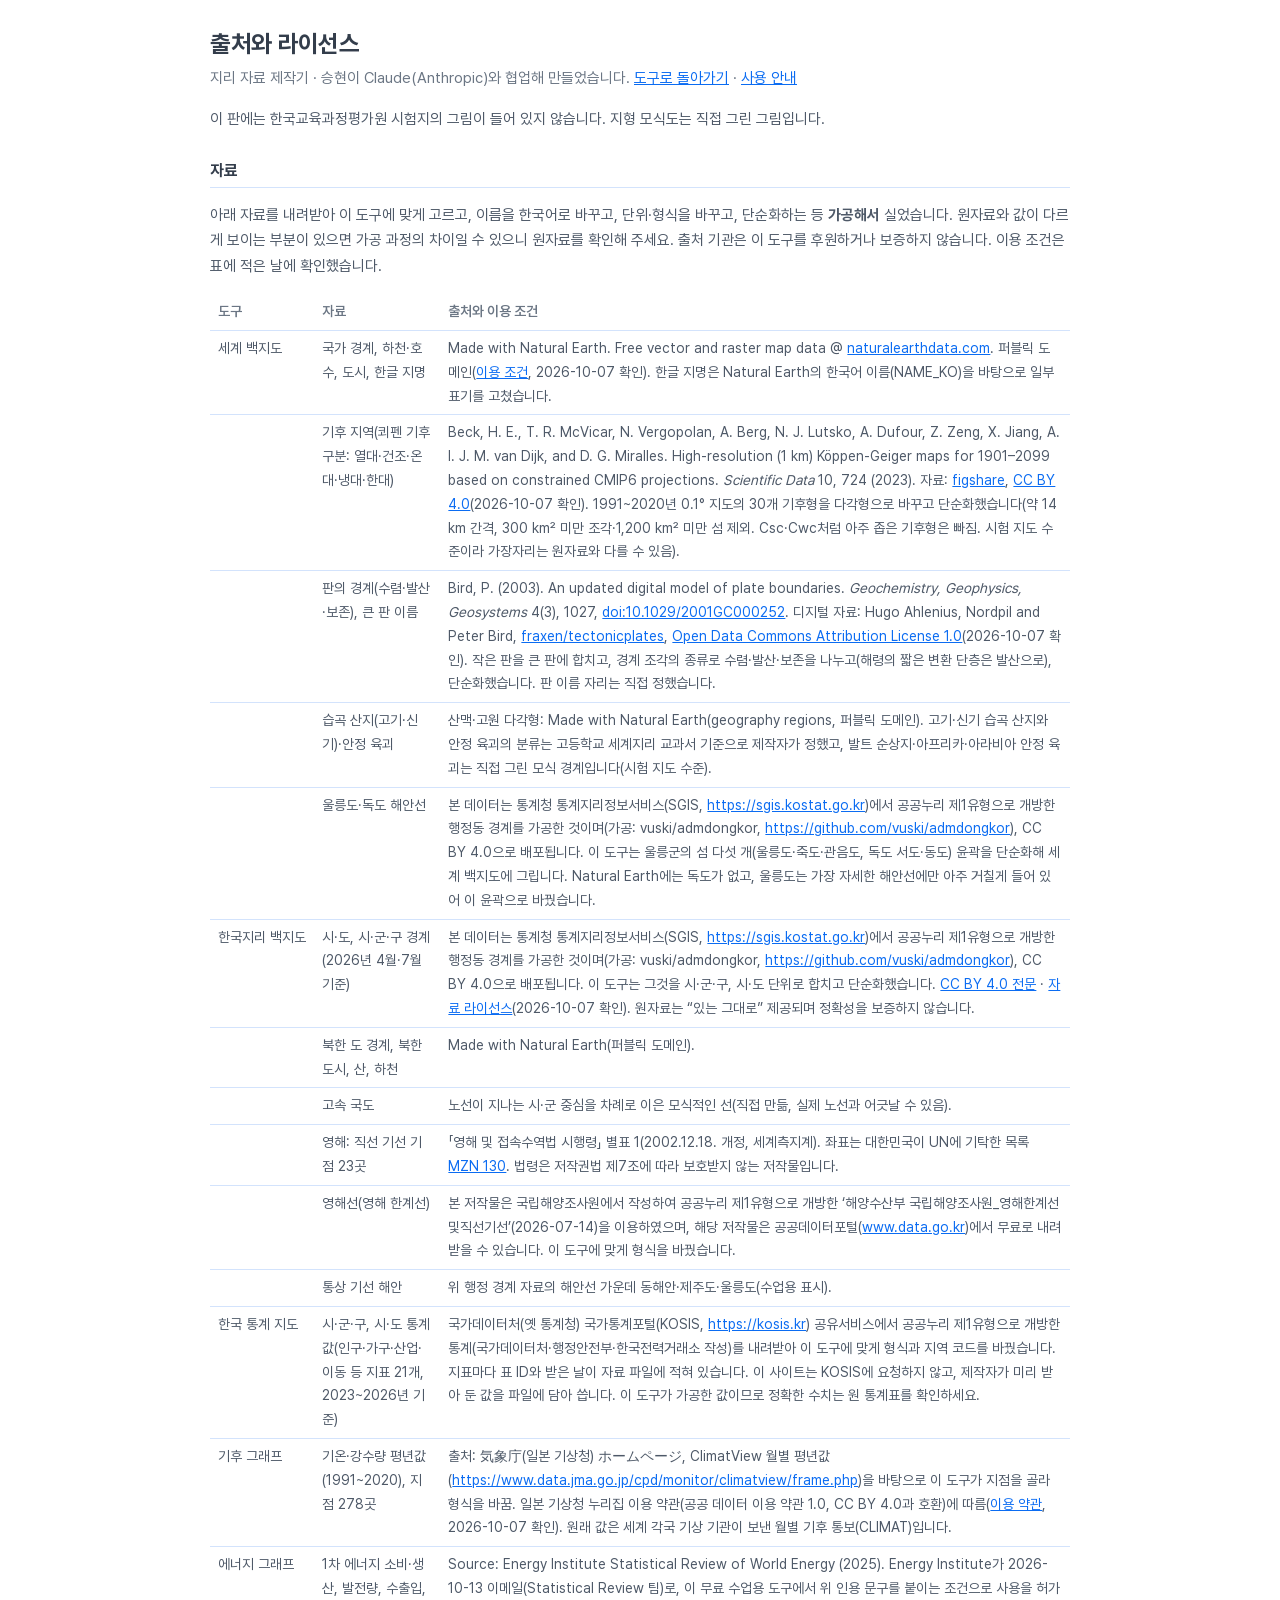
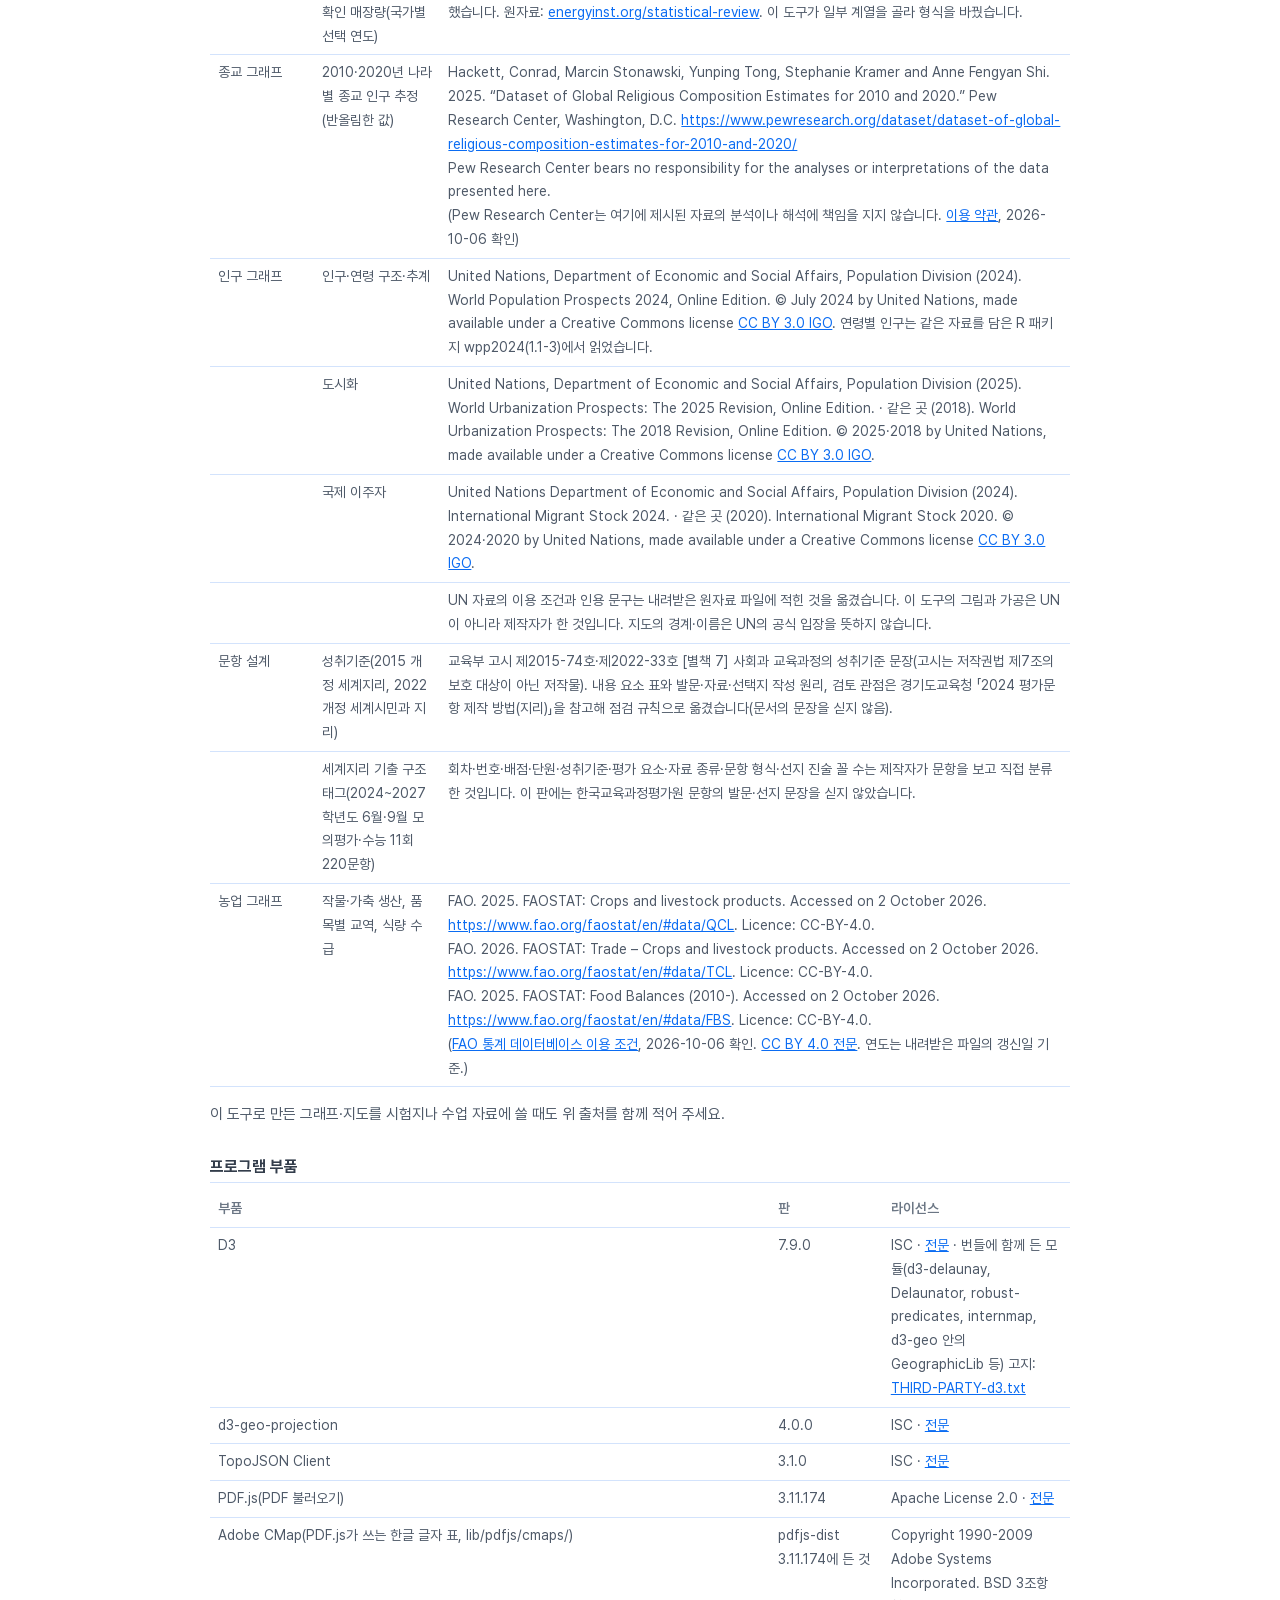
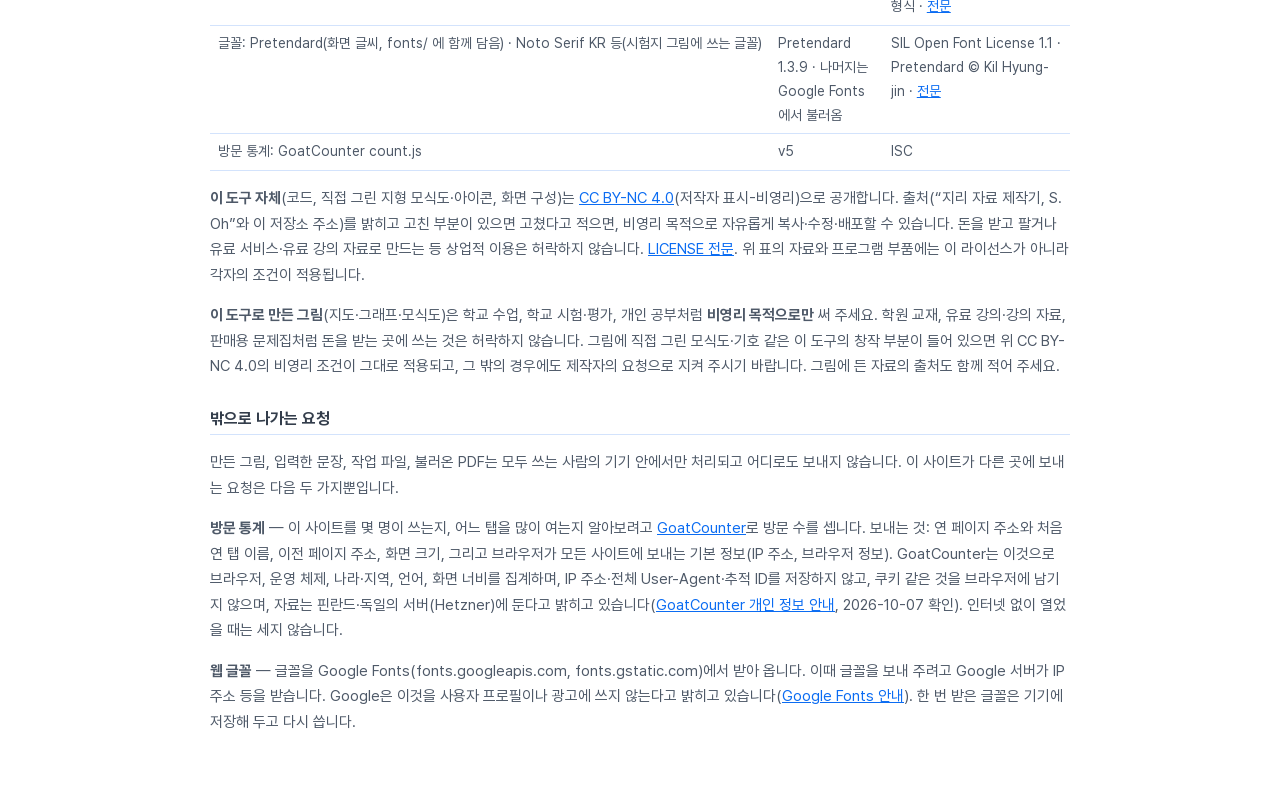
<file: licenses.html>
<!doctype html>
<html lang="ko">
<head>
<meta charset="utf-8">
<meta name="viewport" content="width=device-width,initial-scale=1">
<title>출처와 라이선스</title>
<link rel="icon" href="icons/icon-32.png" sizes="32x32">
<link rel="stylesheet" href="css/tokens.css">
<link rel="stylesheet" href="css/fonts.css">
<link rel="stylesheet" href="css/doc.css">
<style>
main{max-width:860px;margin:0 auto;padding:28px 16px 48px}
h2{font-size:16px;margin:28px 0 8px;padding-bottom:4px;border-bottom:1px solid var(--line)}
p.lead{color:var(--muted);margin:0 0 8px}
table{border-collapse:collapse;width:100%;font-size:14px}
th,td{text-align:left;vertical-align:top;padding:6px 8px;border-bottom:1px solid var(--line)}
th{color:var(--muted);font-weight:600;white-space:nowrap}
a{color:var(--acc)}
.wrap{overflow-x:auto}
td:first-child{white-space:nowrap}
</style>
</head>
<body>
<main>
<h1>출처와 라이선스</h1>
<p class="lead">지리 자료 제작기 · 승현이 Claude(Anthropic)와 협업해 만들었습니다. <a href="./">도구로 돌아가기</a> · <a href="guide.html">사용 안내</a></p>
<p>이 판에는 한국교육과정평가원 시험지의 그림이 들어 있지 않습니다. 지형 모식도는 직접 그린 그림입니다.</p>

<h2>자료</h2>
<p>아래 자료를 내려받아 이 도구에 맞게 고르고, 이름을 한국어로 바꾸고, 단위·형식을 바꾸고, 단순화하는 등 <b>가공해서</b> 실었습니다. 원자료와 값이 다르게 보이는 부분이 있으면 가공 과정의 차이일 수 있으니 원자료를 확인해 주세요. 출처 기관은 이 도구를 후원하거나 보증하지 않습니다. 이용 조건은 표에 적은 날에 확인했습니다.</p>
<div class="wrap"><table>
<tr><th>도구</th><th>자료</th><th>출처와 이용 조건</th></tr>
<tr><td>세계 백지도</td><td>국가 경계, 하천·호수, 도시, 한글 지명</td><td>Made with Natural Earth. Free vector and raster map data @ <a href="https://www.naturalearthdata.com/" rel="noopener">naturalearthdata.com</a>. 퍼블릭 도메인(<a href="https://www.naturalearthdata.com/about/terms-of-use/" rel="noopener">이용 조건</a>, 2026-10-07 확인). 한글 지명은 Natural Earth의 한국어 이름(NAME_KO)을 바탕으로 일부 표기를 고쳤습니다.</td></tr>
<tr><td></td><td>기후 지역(쾨펜 기후 구분: 열대·건조·온대·냉대·한대)</td><td>Beck, H. E., T. R. McVicar, N. Vergopolan, A. Berg, N. J. Lutsko, A. Dufour, Z. Zeng, X. Jiang, A. I. J. M. van Dijk, and D. G. Miralles. High-resolution (1 km) Köppen-Geiger maps for 1901–2099 based on constrained CMIP6 projections. <i>Scientific Data</i> 10, 724 (2023). 자료: <a href="https://doi.org/10.6084/m9.figshare.21789074" rel="noopener">figshare</a>, <a href="https://creativecommons.org/licenses/by/4.0/legalcode.ko" rel="noopener">CC BY 4.0</a>(2026-10-07 확인). 1991~2020년 0.1° 지도의 30개 기후형을 다각형으로 바꾸고 단순화했습니다(약 14 km 간격, 300 km² 미만 조각·1,200 km² 미만 섬 제외. Csc·Cwc처럼 아주 좁은 기후형은 빠짐. 시험 지도 수준이라 가장자리는 원자료와 다를 수 있음).</td></tr>
<tr><td></td><td>판의 경계(수렴·발산·보존), 큰 판 이름</td><td>Bird, P. (2003). An updated digital model of plate boundaries. <i>Geochemistry, Geophysics, Geosystems</i> 4(3), 1027, <a href="https://doi.org/10.1029/2001GC000252" rel="noopener">doi:10.1029/2001GC000252</a>. 디지털 자료: Hugo Ahlenius, Nordpil and Peter Bird, <a href="https://github.com/fraxen/tectonicplates" rel="noopener">fraxen/tectonicplates</a>, <a href="https://opendatacommons.org/licenses/by/1-0/" rel="noopener">Open Data Commons Attribution License 1.0</a>(2026-10-07 확인). 작은 판을 큰 판에 합치고, 경계 조각의 종류로 수렴·발산·보존을 나누고(해령의 짧은 변환 단층은 발산으로), 단순화했습니다. 판 이름 자리는 직접 정했습니다.</td></tr>
<tr><td></td><td>습곡 산지(고기·신기)·안정 육괴</td><td>산맥·고원 다각형: Made with Natural Earth(geography regions, 퍼블릭 도메인). 고기·신기 습곡 산지와 안정 육괴의 분류는 고등학교 세계지리 교과서 기준으로 제작자가 정했고, 발트 순상지·아프리카·아라비아 안정 육괴는 직접 그린 모식 경계입니다(시험 지도 수준).</td></tr>
<tr><td></td><td>울릉도·독도 해안선</td><td>본 데이터는 통계청 통계지리정보서비스(SGIS, <a href="https://sgis.kostat.go.kr" rel="noopener">https://sgis.kostat.go.kr</a>)에서 공공누리 제1유형으로 개방한 행정동 경계를 가공한 것이며(가공: vuski/admdongkor, <a href="https://github.com/vuski/admdongkor" rel="noopener">https://github.com/vuski/admdongkor</a>), CC BY 4.0으로 배포됩니다. 이 도구는 울릉군의 섬 다섯 개(울릉도·죽도·관음도, 독도 서도·동도) 윤곽을 단순화해 세계 백지도에 그립니다. Natural Earth에는 독도가 없고, 울릉도는 가장 자세한 해안선에만 아주 거칠게 들어 있어 이 윤곽으로 바꿨습니다.</td></tr>
<tr><td>한국지리 백지도</td><td>시·도, 시·군·구 경계(2026년 4월·7월 기준)</td><td>본 데이터는 통계청 통계지리정보서비스(SGIS, <a href="https://sgis.kostat.go.kr" rel="noopener">https://sgis.kostat.go.kr</a>)에서 공공누리 제1유형으로 개방한 행정동 경계를 가공한 것이며(가공: vuski/admdongkor, <a href="https://github.com/vuski/admdongkor" rel="noopener">https://github.com/vuski/admdongkor</a>), CC BY 4.0으로 배포됩니다. 이 도구는 그것을 시·군·구, 시·도 단위로 합치고 단순화했습니다. <a href="https://creativecommons.org/licenses/by/4.0/legalcode.ko" rel="noopener">CC BY 4.0 전문</a> · <a href="https://github.com/vuski/admdongkor/blob/master/LICENSE-DATA" rel="noopener">자료 라이선스</a>(2026-10-07 확인). 원자료는 “있는 그대로” 제공되며 정확성을 보증하지 않습니다.</td></tr>
<tr><td></td><td>북한 도 경계, 북한 도시, 산, 하천</td><td>Made with Natural Earth(퍼블릭 도메인).</td></tr>
<tr><td></td><td>고속 국도</td><td>노선이 지나는 시·군 중심을 차례로 이은 모식적인 선(직접 만듦, 실제 노선과 어긋날 수 있음).</td></tr>
<tr><td></td><td>영해: 직선 기선 기점 23곳</td><td>「영해 및 접속수역법 시행령」 별표 1(2002.12.18. 개정, 세계측지계). 좌표는 대한민국이 UN에 기탁한 목록 <a href="https://www.un.org/depts/los/LEGISLATIONANDTREATIES/PDFFILES/mzn_s/mzn130ef.pdf" rel="noopener">MZN 130</a>. 법령은 저작권법 제7조에 따라 보호받지 않는 저작물입니다.</td></tr>
<tr><td></td><td>영해선(영해 한계선)</td><td>본 저작물은 국립해양조사원에서 작성하여 공공누리 제1유형으로 개방한 ‘해양수산부 국립해양조사원_영해한계선및직선기선’(2026-07-14)을 이용하였으며, 해당 저작물은 공공데이터포털(<a href="https://www.data.go.kr" rel="noopener">www.data.go.kr</a>)에서 무료로 내려받을 수 있습니다. 이 도구에 맞게 형식을 바꿨습니다.</td></tr>
<tr><td></td><td>통상 기선 해안</td><td>위 행정 경계 자료의 해안선 가운데 동해안·제주도·울릉도(수업용 표시).</td></tr>
<tr><td>한국 통계 지도</td><td>시·군·구, 시·도 통계값(인구·가구·산업·이동 등 지표 21개, 2023~2026년 기준)</td><td>국가데이터처(옛 통계청) 국가통계포털(KOSIS, <a href="https://kosis.kr" rel="noopener">https://kosis.kr</a>) 공유서비스에서 공공누리 제1유형으로 개방한 통계(국가데이터처·행정안전부·한국전력거래소 작성)를 내려받아 이 도구에 맞게 형식과 지역 코드를 바꿨습니다. 지표마다 표 ID와 받은 날이 자료 파일에 적혀 있습니다. 이 사이트는 KOSIS에 요청하지 않고, 제작자가 미리 받아 둔 값을 파일에 담아 씁니다. 이 도구가 가공한 값이므로 정확한 수치는 원 통계표를 확인하세요.</td></tr>
<tr><td>기후 그래프</td><td>기온·강수량 평년값(1991~2020), 지점 278곳</td><td>출처: 気象庁(일본 기상청) ホームページ, ClimatView 월별 평년값(<a href="https://www.data.jma.go.jp/cpd/monitor/climatview/frame.php" rel="noopener">https://www.data.jma.go.jp/cpd/monitor/climatview/frame.php</a>)을 바탕으로 이 도구가 지점을 골라 형식을 바꿈. 일본 기상청 누리집 이용 약관(공공 데이터 이용 약관 1.0, CC BY 4.0과 호환)에 따름(<a href="https://www.jma.go.jp/jma/en/copyright.html" rel="noopener">이용 약관</a>, 2026-10-07 확인). 원래 값은 세계 각국 기상 기관이 보낸 월별 기후 통보(CLIMAT)입니다.</td></tr>
<tr><td>에너지 그래프</td><td>1차 에너지 소비·생산, 발전량, 수출입, 확인 매장량(국가별 선택 연도)</td><td>Source: Energy Institute Statistical Review of World Energy (2025). Energy Institute가 2026-10-13 이메일(Statistical Review 팀)로, 이 무료 수업용 도구에서 위 인용 문구를 붙이는 조건으로 사용을 허가했습니다. 원자료: <a href="https://www.energyinst.org/statistical-review" rel="noopener">energyinst.org/statistical-review</a>. 이 도구가 일부 계열을 골라 형식을 바꿨습니다.</td></tr>
<tr><td>종교 그래프</td><td>2010·2020년 나라별 종교 인구 추정(반올림한 값)</td><td>Hackett, Conrad, Marcin Stonawski, Yunping Tong, Stephanie Kramer and Anne Fengyan Shi. 2025. “Dataset of Global Religious Composition Estimates for 2010 and 2020.” Pew Research Center, Washington, D.C. <a href="https://www.pewresearch.org/dataset/dataset-of-global-religious-composition-estimates-for-2010-and-2020/" rel="noopener">https://www.pewresearch.org/dataset/dataset-of-global-religious-composition-estimates-for-2010-and-2020/</a><br>Pew Research Center bears no responsibility for the analyses or interpretations of the data presented here.<br>(Pew Research Center는 여기에 제시된 자료의 분석이나 해석에 책임을 지지 않습니다. <a href="https://www.pewresearch.org/about/terms-and-conditions/" rel="noopener">이용 약관</a>, 2026-10-06 확인)</td></tr>
<tr><td>인구 그래프</td><td>인구·연령 구조·추계</td><td>United Nations, Department of Economic and Social Affairs, Population Division (2024). World Population Prospects 2024, Online Edition. © July 2024 by United Nations, made available under a Creative Commons license <a href="https://creativecommons.org/licenses/by/3.0/igo/" rel="noopener">CC BY 3.0 IGO</a>. 연령별 인구는 같은 자료를 담은 R 패키지 wpp2024(1.1-3)에서 읽었습니다.</td></tr>
<tr><td></td><td>도시화</td><td>United Nations, Department of Economic and Social Affairs, Population Division (2025). World Urbanization Prospects: The 2025 Revision, Online Edition. · 같은 곳 (2018). World Urbanization Prospects: The 2018 Revision, Online Edition. © 2025·2018 by United Nations, made available under a Creative Commons license <a href="https://creativecommons.org/licenses/by/3.0/igo/" rel="noopener">CC BY 3.0 IGO</a>.</td></tr>
<tr><td></td><td>국제 이주자</td><td>United Nations Department of Economic and Social Affairs, Population Division (2024). International Migrant Stock 2024. · 같은 곳 (2020). International Migrant Stock 2020. © 2024·2020 by United Nations, made available under a Creative Commons license <a href="https://creativecommons.org/licenses/by/3.0/igo/" rel="noopener">CC BY 3.0 IGO</a>.</td></tr>
<tr><td></td><td></td><td>UN 자료의 이용 조건과 인용 문구는 내려받은 원자료 파일에 적힌 것을 옮겼습니다. 이 도구의 그림과 가공은 UN이 아니라 제작자가 한 것입니다. 지도의 경계·이름은 UN의 공식 입장을 뜻하지 않습니다.</td></tr>
<tr><td>문항 설계</td><td>성취기준(2015 개정 세계지리, 2022 개정 세계시민과 지리)</td><td>교육부 고시 제2015-74호·제2022-33호 [별책 7] 사회과 교육과정의 성취기준 문장(고시는 저작권법 제7조의 보호 대상이 아닌 저작물). 내용 요소 표와 발문·자료·선택지 작성 원리, 검토 관점은 경기도교육청 「2024 평가문항 제작 방법(지리)」을 참고해 점검 규칙으로 옮겼습니다(문서의 문장을 싣지 않음).</td></tr>
<tr><td></td><td>세계지리 기출 구조 태그(2024~2027학년도 6월·9월 모의평가·수능 11회 220문항)</td><td>회차·번호·배점·단원·성취기준·평가 요소·자료 종류·문항 형식·선지 진술 꼴 수는 제작자가 문항을 보고 직접 분류한 것입니다. 이 판에는 한국교육과정평가원 문항의 발문·선지 문장을 싣지 않았습니다.</td></tr>
<tr><td>농업 그래프</td><td>작물·가축 생산, 품목별 교역, 식량 수급</td><td>FAO. 2025. FAOSTAT: Crops and livestock products. Accessed on 2 October 2026. <a href="https://www.fao.org/faostat/en/#data/QCL" rel="noopener">https://www.fao.org/faostat/en/#data/QCL</a>. Licence: CC-BY-4.0.<br>FAO. 2026. FAOSTAT: Trade – Crops and livestock products. Accessed on 2 October 2026. <a href="https://www.fao.org/faostat/en/#data/TCL" rel="noopener">https://www.fao.org/faostat/en/#data/TCL</a>. Licence: CC-BY-4.0.<br>FAO. 2025. FAOSTAT: Food Balances (2010-). Accessed on 2 October 2026. <a href="https://www.fao.org/faostat/en/#data/FBS" rel="noopener">https://www.fao.org/faostat/en/#data/FBS</a>. Licence: CC-BY-4.0.<br>(<a href="https://www.fao.org/contact-us/terms/db-terms-of-use/en" rel="noopener">FAO 통계 데이터베이스 이용 조건</a>, 2026-10-06 확인. <a href="https://creativecommons.org/licenses/by/4.0/legalcode.ko" rel="noopener">CC BY 4.0 전문</a>. 연도는 내려받은 파일의 갱신일 기준.)</td></tr>
</table></div>
<p>이 도구로 만든 그래프·지도를 시험지나 수업 자료에 쓸 때도 위 출처를 함께 적어 주세요.</p>

<h2>프로그램 부품</h2>
<div class="wrap"><table>
<tr><th>부품</th><th>판</th><th>라이선스</th></tr>
<tr><td>D3</td><td>7.9.0</td><td>ISC · <a href="lib/LICENSE-d3.txt">전문</a> · 번들에 함께 든 모듈(d3-delaunay, Delaunator, robust-predicates, internmap, d3-geo 안의 GeographicLib 등) 고지: <a href="lib/THIRD-PARTY-d3.txt">THIRD-PARTY-d3.txt</a></td></tr>
<tr><td>d3-geo-projection</td><td>4.0.0</td><td>ISC · <a href="lib/LICENSE-d3-geo-projection.txt">전문</a></td></tr>
<tr><td>TopoJSON Client</td><td>3.1.0</td><td>ISC · <a href="lib/LICENSE-topojson-client.txt">전문</a></td></tr>
<tr><td>PDF.js(PDF 불러오기)</td><td>3.11.174</td><td>Apache License 2.0 · <a href="lib/pdfjs/LICENSE.txt">전문</a></td></tr>
<tr><td>Adobe CMap(PDF.js가 쓰는 한글 글자 표, lib/pdfjs/cmaps/)</td><td>pdfjs-dist 3.11.174에 든 것</td><td>Copyright 1990-2009 Adobe Systems Incorporated. BSD 3조항 형식 · <a href="lib/pdfjs/cmaps/LICENSE.txt">전문</a></td></tr>
<tr><td>글꼴: Pretendard(화면 글씨, fonts/ 에 함께 담음) · Noto Serif KR 등(시험지 그림에 쓰는 글꼴)</td><td>Pretendard 1.3.9 · 나머지는 Google Fonts에서 불러옴</td><td>SIL Open Font License 1.1 · Pretendard © Kil Hyung-jin · <a href="fonts/LICENSE-Pretendard.txt">전문</a></td></tr>
<tr><td>방문 통계: GoatCounter count.js</td><td>v5</td><td>ISC</td></tr>
</table></div>
<p><b>이 도구 자체</b>(코드, 직접 그린 지형 모식도·아이콘, 화면 구성)는 <a href="https://creativecommons.org/licenses/by-nc/4.0/deed.ko" rel="noopener">CC BY-NC 4.0</a>(저작자 표시-비영리)으로 공개합니다. 출처(“지리 자료 제작기, S. Oh”와 이 저장소 주소)를 밝히고 고친 부분이 있으면 고쳤다고 적으면, 비영리 목적으로 자유롭게 복사·수정·배포할 수 있습니다. 돈을 받고 팔거나 유료 서비스·유료 강의 자료로 만드는 등 상업적 이용은 허락하지 않습니다. <a href="LICENSE">LICENSE 전문</a>. 위 표의 자료와 프로그램 부품에는 이 라이선스가 아니라 각자의 조건이 적용됩니다. </p>
<p><b>이 도구로 만든 그림</b>(지도·그래프·모식도)은 학교 수업, 학교 시험·평가, 개인 공부처럼 <b>비영리 목적으로만</b> 써 주세요. 학원 교재, 유료 강의·강의 자료, 판매용 문제집처럼 돈을 받는 곳에 쓰는 것은 허락하지 않습니다. 그림에 직접 그린 모식도·기호 같은 이 도구의 창작 부분이 들어 있으면 위 CC BY-NC 4.0의 비영리 조건이 그대로 적용되고, 그 밖의 경우에도 제작자의 요청으로 지켜 주시기 바랍니다. 그림에 든 자료의 출처도 함께 적어 주세요.</p>

<h2>밖으로 나가는 요청</h2>
<p>만든 그림, 입력한 문장, 작업 파일, 불러온 PDF는 모두 쓰는 사람의 기기 안에서만 처리되고 어디로도 보내지 않습니다. 이 사이트가 다른 곳에 보내는 요청은 다음 두 가지뿐입니다.</p>
<p><b>방문 통계</b> — 이 사이트를 몇 명이 쓰는지, 어느 탭을 많이 여는지 알아보려고 <a href="https://www.goatcounter.com/" rel="noopener">GoatCounter</a>로 방문 수를 셉니다. 보내는 것: 연 페이지 주소와 처음 연 탭 이름, 이전 페이지 주소, 화면 크기, 그리고 브라우저가 모든 사이트에 보내는 기본 정보(IP 주소, 브라우저 정보). GoatCounter는 이것으로 브라우저, 운영 체제, 나라·지역, 언어, 화면 너비를 집계하며, IP 주소·전체 User-Agent·추적 ID를 저장하지 않고, 쿠키 같은 것을 브라우저에 남기지 않으며, 자료는 핀란드·독일의 서버(Hetzner)에 둔다고 밝히고 있습니다(<a href="https://www.goatcounter.com/help/privacy" rel="noopener">GoatCounter 개인 정보 안내</a>, 2026-10-07 확인). 인터넷 없이 열었을 때는 세지 않습니다.</p>
<p><b>웹 글꼴</b> — 글꼴을 Google Fonts(fonts.googleapis.com, fonts.gstatic.com)에서 받아 옵니다. 이때 글꼴을 보내 주려고 Google 서버가 IP 주소 등을 받습니다. Google은 이것을 사용자 프로필이나 광고에 쓰지 않는다고 밝히고 있습니다(<a href="https://fonts.googleblog.com/2022/11/your-privacy-and-google-fonts.html" rel="noopener">Google Fonts 안내</a>). 한 번 받은 글꼴은 기기에 저장해 두고 다시 씁니다.</p>
</main>
</body>
</html>
</file>
<file: css/tokens.css>
/* 디자인 토큰: 색·글자 크기·간격·모서리는 여기 한 곳에서만 정한다.
   색표: 메인 파랑 · 연한 파랑 · 글자 회색. 이 밖의 색은 쓰지 않는다(build.py 의 색 검사가 확인). */
:root{
  /* 파랑 계열(진하기만 다름) */
  --c-blue:#0B6CF2;        /* 메인 */
  --c-blue-dark:#0857C3;   /* 누른 상태·강조 글자 */
  --c-blue-deep:#063F8E;   /* 가장 진한 파랑 */
  --c-blue-mid:#8DBAF9;    /* 테두리 강조 */
  --c-blue-line:#D3E3FC;   /* 구분선 */
  --c-blue-soft:#E8F1FE;   /* 연한 파랑: 선택·강조 바탕 */
  --c-blue-wash:#F5F9FF;   /* 아주 연한 파랑: 화면 바탕 */
  --c-white:#FFFFFF;
  /* 글자 회색 */
  --c-tx-1:#333D4B;        /* 제목 */
  --c-tx-2:#4E5968;        /* 본문 */
  --c-tx-3:#6B7684;        /* 설명 */

  /* 글자 */
  --font-sans:"Pretendard Variable",Pretendard,-apple-system,BlinkMacSystemFont,"Apple SD Gothic Neo","Malgun Gothic",system-ui,sans-serif;
  --fs-title:24px;  --lh-title:1.35;   /* 제목 */
  --fs-head:17px;   --lh-head:1.4;     /* 소제목 */
  --fs-body:14.5px; --lh-body:1.55;    /* 본문 */
  --fs-cap:13px;    --lh-cap:1.45;     /* 설명 */
  --fw-title:700; --fw-head:600; --fw-body:400; --fw-strong:600;

  /* 모양 */
  --r-s:8px; --r-m:12px; --r-l:16px;
  --sp-1:4px; --sp-2:8px; --sp-3:12px; --sp-4:16px; --sp-5:24px;
  --shadow:0 1px 2px rgba(6,63,142,.06),0 4px 14px rgba(6,63,142,.06);
  --focus:0 0 0 3px rgba(11,108,242,.28);
}
</file>
<file: css/fonts.css>
@font-face{font-family:'Pretendard Variable';font-weight:400;font-style:normal;font-display:swap;src:url('../fonts/Pretendard-Regular.subset.woff2') format('woff2')}
@font-face{font-family:'Pretendard Variable';font-weight:500;font-style:normal;font-display:swap;src:url('../fonts/Pretendard-Medium.subset.woff2') format('woff2')}
@font-face{font-family:'Pretendard Variable';font-weight:600;font-style:normal;font-display:swap;src:url('../fonts/Pretendard-SemiBold.subset.woff2') format('woff2')}
@font-face{font-family:'Pretendard Variable';font-weight:700;font-style:normal;font-display:swap;src:url('../fonts/Pretendard-Bold.subset.woff2') format('woff2')}
</file>
<file: css/base.css>
/* 바탕: 글꼴·바탕색·기본 동작 */
html,body{height:100%;margin:0}
body{word-break:keep-all;overflow-wrap:break-word;background:var(--c-blue-wash);color:var(--c-tx-2);font:var(--fw-body) var(--fs-body)/var(--lh-body) var(--font-sans);-webkit-font-smoothing:antialiased;letter-spacing:-.005em}
*{box-sizing:border-box}
[hidden]{display:none!important}
:focus-visible{outline:none;box-shadow:var(--focus)}
::selection{background:var(--c-blue-soft)}
</file>
<file: css/topbar.css>
/* 위쪽 막대: 이름 · 도구 탭 · 작업 파일 열기 */
.hub{height:100%;display:flex;flex-direction:column;min-height:0}
.hub-top{flex:none;display:flex;align-items:center;gap:20px;padding:10px 20px;background:var(--c-white);border-bottom:1px solid var(--c-blue-line);min-width:0}
.hub-brand{display:flex;align-items:center;gap:10px;white-space:nowrap}
.hub-brand h1{margin:0;font:var(--fw-title) 18px/1.2 var(--font-sans);color:var(--c-tx-1);letter-spacing:-.02em}
.hub-mark{width:22px;height:22px;border-radius:7px;background:var(--c-blue);position:relative;flex:none}
.hub-mark::after{content:"";position:absolute;left:6px;right:6px;bottom:6px;height:8px;border-top:2px solid var(--c-white);border-left:2px solid var(--c-white)}
.hub-tabs{display:flex;align-items:center;gap:4px;min-width:0;flex-wrap:wrap}
.hub-group{position:relative;display:flex;align-items:center;gap:2px;flex:none}
.hub-gl{display:inline-flex;align-items:center;gap:5px;border:0;background:none;font:inherit;font-size:16px;font-weight:var(--fw-title);color:var(--c-tx-1);padding:7px 11px;border-radius:var(--r-s);cursor:pointer;white-space:nowrap;letter-spacing:-.02em;transition:background .15s,color .15s}
.hub-gl:hover,.hub-group.open>.hub-gl{background:var(--c-blue-wash)}
.hub-gl i{width:6px;height:6px;border-right:1.6px solid currentColor;border-bottom:1.6px solid currentColor;transform:rotate(45deg) translate(-1px,-1px);opacity:.55;transition:transform .15s}
.hub-group.open>.hub-gl i{transform:rotate(225deg) translate(-1px,-1px)}
.hub-group.on>.hub-gl,.hub-gl[aria-selected="true"]{color:var(--c-blue)}
.hub-gl[aria-selected="true"]{background:var(--c-blue-soft)}
.hub-gl.hub-tab{font-size:16px;font-weight:var(--fw-title);color:var(--c-tx-1);padding:7px 11px}
.hub-gl.hub-tab[aria-selected="true"]{color:var(--c-blue)}
.hub-sub{display:none;align-items:center;gap:2px;margin-right:8px}
.hub-group.on .hub-sub{display:flex}
.hub-tab{border:0;background:none;font:inherit;font-size:13px;font-weight:400;color:var(--c-tx-3);padding:6px 10px;cursor:pointer;white-space:nowrap;border-radius:var(--r-s);transition:background .15s,color .15s}
.hub-sub .hub-tab:hover{background:var(--c-blue-wash);color:var(--c-tx-1)}
.hub-sub .hub-tab[aria-selected="true"]{background:var(--c-blue-soft);color:var(--c-blue);font-weight:500}
/* 큰 탭을 누르면 나타나는 도구 목록(나타나기: 위에서 살짝 내려오며 한 칸씩 차례로) */
.hub-menu{display:none;position:absolute;left:0;top:calc(100% + 6px);z-index:80;min-width:280px;padding:6px;background:var(--c-white);border:1px solid var(--c-blue-line);border-radius:var(--r-m);box-shadow:var(--shadow)}
.hub-group.open .hub-menu{display:flex;flex-direction:column;gap:2px;animation:hubIn .16s ease-out}
.hub-mi{display:flex;flex-direction:column;align-items:flex-start;gap:1px;border:0;background:none;text-align:left;font:inherit;padding:9px 12px;border-radius:var(--r-s);cursor:pointer;opacity:0;animation:hubIn .18s ease-out forwards;animation-delay:calc(var(--i)*35ms)}
.hub-mi b{font-size:var(--fs-body);font-weight:var(--fw-strong);color:var(--c-tx-1)}
.hub-mi small{font-size:var(--fs-cap);color:var(--c-tx-3);line-height:var(--lh-cap)}
.hub-mi:hover,.hub-mi:focus-visible{background:var(--c-blue-soft)}
.hub-mi:hover b{color:var(--c-blue)}
@keyframes hubIn{from{opacity:0;transform:translateY(-6px)}to{opacity:1;transform:none}}
@media (prefers-reduced-motion: reduce){.hub-group.open .hub-menu,.hub-mi{animation:none;opacity:1}}
.hub-actions{margin-left:auto;display:flex;gap:6px;flex:none}
@media (max-width:900px){
  .hub-top{flex-wrap:wrap;gap:6px 14px;padding:8px 14px}
  .hub-tabs{order:3;flex-basis:100%}
}
/* 간단히 / 자세히 전환(A4) */
.hub-mode{display:inline-flex;align-items:center;gap:2px;padding:3px;border-radius:var(--r-s);background:var(--c-blue-wash)}
.hub-mode button{border:0;background:transparent;color:var(--c-tx-3);font:inherit;font-size:var(--fs-cap);font-weight:500;padding:4px 11px;border-radius:6px;cursor:pointer;white-space:nowrap}
.hub-mode button:hover{color:var(--c-tx-1)}
.hub-mode button[aria-pressed="true"]{background:var(--c-white);color:var(--c-blue);font-weight:var(--fw-strong);box-shadow:0 1px 3px rgba(6,63,142,.12)}
.hub-mode button:focus-visible{box-shadow:var(--focus);outline:none}
</file>
<file: css/buttons.css>
/* 허브 단추 */
.hub-btn{position:relative;overflow:hidden;border:0;background:var(--c-blue-soft);color:var(--c-blue);border-radius:var(--r-s);padding:7px 14px;cursor:pointer;font-size:var(--fs-cap);font-weight:var(--fw-strong);white-space:nowrap;display:inline-flex;align-items:center;transition:background .15s}
.hub-btn:hover{background:var(--c-blue-line)}
.hub-btn input{position:absolute;inset:0;opacity:0;cursor:pointer}
.hub-btn:focus-within{box-shadow:var(--focus)}
.hub-x{border:0;background:none;color:var(--c-tx-3);font-size:18px;line-height:1;cursor:pointer;padding:2px 6px}
.hub-link{border:0;background:var(--c-blue-soft);color:var(--c-blue);border-radius:var(--r-s);padding:3px 10px;font:inherit;font-weight:var(--fw-strong);cursor:pointer;margin-right:auto}
/* 저장·파일 메뉴(F3): details.mx > summary.btn + .mx-pop */
.mx{position:relative;display:inline-flex}
.mx>summary{list-style:none;cursor:pointer;display:inline-flex;align-items:center;gap:6px}
.mx>summary::-webkit-details-marker{display:none}
.mx>summary::after{content:"";width:6px;height:6px;border-right:1.6px solid currentColor;border-bottom:1.6px solid currentColor;transform:rotate(45deg) translate(-1px,-1px);opacity:.6}
.mx[open]>summary::after{transform:rotate(225deg) translate(-1px,-1px)}
.mx-pop{position:absolute;top:calc(100% + 6px);left:0;z-index:90;display:flex;flex-direction:column;align-items:stretch;gap:4px;min-width:170px;padding:6px;background:var(--c-white);border:1px solid var(--c-blue-line);border-radius:var(--r-m);box-shadow:0 8px 24px rgba(6,63,142,.14)}
.top-actions .mx-pop{left:auto;right:0}
.mx-pop>.btn,.mx-pop>label.btn{justify-content:flex-start;width:100%}
.mx-pop>.seg{align-self:flex-start}

.mx:not([open])>.mx-pop{display:none}
</file>
<file: css/main.css>
/* 도구가 들어가는 가운데 칸 */
.hub-main{flex:1;min-height:0;position:relative;overflow:auto}
.tool{height:100%}
.tool .brand{display:none!important}
.hub-main .tool .gapp{padding-left:20px;padding-right:20px}
</file>
<file: css/footer.css>
/* 아래쪽 줄 */
.hub-foot{flex:none;display:flex;justify-content:flex-end;align-items:center;flex-wrap:wrap;gap:4px 16px;padding:6px 20px;background:var(--c-white);border-top:1px solid var(--c-blue-line);color:var(--c-tx-3);font-size:var(--fs-cap);line-height:var(--lh-cap);text-align:right}
.hub-foot a{color:inherit;text-underline-offset:2px}
.hub-foot a:hover{color:var(--c-blue)}
@media (max-width:700px){ .hub-foot{justify-content:center;text-align:center} .hub-link{margin-right:0} }
</file>
<file: css/feedback.css>
/* 알림: 불러오는 중 · 한 줄 알림 · 새 버전 막대 */
.hub-wait{position:absolute;inset:0;display:flex;flex-direction:column;align-items:center;justify-content:center;gap:12px;color:var(--c-tx-3);padding:24px;text-align:center}
.hub-wait p{margin:0;max-width:34em}
.hub-wait .hub-btn{font-size:var(--fs-body)}
.hub-spin{width:24px;height:24px;border:3px solid var(--c-blue-soft);border-top-color:var(--c-blue);border-radius:50%;animation:hubspin .8s linear infinite}
@keyframes hubspin{to{transform:rotate(360deg)}}
.hub-toast{position:fixed;left:50%;bottom:calc(24px + env(safe-area-inset-bottom,0px));transform:translate(-50%,20px);background:var(--c-tx-1);color:var(--c-white);padding:11px 18px;border-radius:var(--r-m);font-size:var(--fs-cap);opacity:0;pointer-events:none;transition:opacity .2s,transform .2s;z-index:70}
.hub-toast.on{opacity:1;transform:translate(-50%,0)}
.hub-bar{position:fixed;left:50%;bottom:44px;transform:translateX(-50%);z-index:60;display:flex;align-items:center;gap:10px;max-width:calc(100% - 32px);padding:10px 10px 10px 16px;border-radius:var(--r-m);background:var(--c-white);color:var(--c-tx-1);box-shadow:var(--shadow);border:1px solid var(--c-blue-line);font-size:var(--fs-cap)}
@media (max-width:700px){ .hub-bar{bottom:76px} }
@media (prefers-reduced-motion: reduce){.hub-spin{animation:none}.hub-toast{transition:none}}
</file>
<file: css/tools/home.css>
.t-home .home{height:100%;overflow:auto;padding:32px 24px 32px}
.t-home .home-in{max-width:960px;margin:0 auto}
.t-home .home h2{margin:0 0 4px;font:var(--fw-title) var(--fs-title)/var(--lh-title) var(--font-sans);color:var(--c-tx-1);letter-spacing:-.02em}
.t-home .home-sub{margin:0 0 22px;color:var(--c-tx-3);font-size:var(--fs-body)}
.t-home .bento{display:grid;grid-template-columns:repeat(3,minmax(0,1fr));grid-auto-rows:minmax(210px,auto);gap:14px}
.t-home .bc{position:relative;display:flex;flex-direction:column;align-items:center;justify-content:center;gap:4px;text-align:center;border:0;border-radius:var(--r-l);background:var(--c-white);box-shadow:var(--shadow);padding:22px 18px 20px;cursor:pointer;color:var(--c-tx-2);font:inherit;transition:transform .15s,box-shadow .15s}
.t-home .bc:hover{transform:translateY(-3px);box-shadow:0 2px 4px rgba(6,63,142,.08),0 12px 26px rgba(6,63,142,.14)}
.t-home .bc:focus-visible{box-shadow:var(--focus)}
.t-home .bc .ic{width:84px;height:84px;margin-bottom:10px;padding:12px;border-radius:26px;background:var(--c-blue-soft);transition:transform .2s}
.t-home .bc:hover .ic{transform:rotate(-4deg) scale(1.05)}
.t-home .ic .s{stroke:var(--c-blue);stroke-width:2.6;stroke-linecap:round;stroke-linejoin:round}
.t-home .ic .sw{stroke:var(--c-white);stroke-width:3;stroke-linecap:round;stroke-linejoin:round}
.t-home .ic .kk{stroke-width:1.6}
.t-home .ic .nf{fill:none}
.t-home .ic .f1{fill:var(--c-white)}
.t-home .ic .f2{fill:var(--c-blue-line)}
.t-home .ic .fb{fill:var(--c-blue)}
.t-home .ic .fb.s{stroke:var(--c-blue)}
.t-home .bc b{font-size:var(--fs-head);font-weight:var(--fw-head);color:var(--c-tx-1);line-height:var(--lh-head)}
.t-home .bc small{color:var(--c-tx-3);font-size:var(--fs-cap);line-height:var(--lh-cap);max-width:20em}
.t-home .c-item{background:var(--c-blue)}
.t-home .c-item b{color:var(--c-white)}
.t-home .c-item small{color:var(--c-blue-soft)}
.t-home .c-item .ic{background:var(--c-blue-dark)}
.t-home .c-item .ic .s{stroke:var(--c-white)}
.t-home .c-item .ic .fb{fill:var(--c-white)}
.t-home .c-item .ic .sw{stroke:var(--c-blue)}
.t-home .c-item .ic .f1{fill:var(--c-blue)}
.t-home .c-graph{padding:0;cursor:default}
.t-home .c-graph:hover{transform:none}
.t-home .bc-main{all:unset;box-sizing:border-box;width:100%;height:100%;display:flex;flex-direction:column;align-items:center;justify-content:center;gap:4px;text-align:center;padding:22px 18px 20px;cursor:pointer;border-radius:var(--r-l)}
.t-home .bc-main:hover .ic{transform:rotate(-4deg) scale(1.05)}
.t-home .bc-main:focus-visible{box-shadow:var(--focus)}
.t-home .bc-pick{position:absolute;inset:0;display:flex;flex-direction:column;align-items:center;justify-content:center;gap:14px;padding:18px;background:var(--c-white);border-radius:var(--r-l);animation:homeIn .18s ease-out}
.t-home .bc-pick[hidden]{display:none}
.t-home .bc-pick small{max-width:none}
.t-home .bc-pick div{display:flex;flex-wrap:wrap;justify-content:center;gap:8px}
.t-home .bc-pick button{border:0;border-radius:999px;background:var(--c-blue-soft);color:var(--c-blue);font:inherit;font-size:var(--fs-body);font-weight:var(--fw-strong);padding:9px 16px;cursor:pointer;opacity:0;animation:homeIn .2s ease-out forwards;animation-delay:calc(var(--i)*45ms + 80ms);transition:background .15s}
.t-home .bc-pick button:hover{background:var(--c-blue);color:var(--c-white)}
@keyframes homeIn{from{opacity:0;transform:translateY(8px)}to{opacity:1;transform:none}}
.t-home .home-foot{display:flex;gap:14px;align-items:center;justify-content:space-between;margin:18px 2px 0;font-size:var(--fs-cap);color:var(--c-tx-3)}
.t-home .home-foot a{color:inherit}
.t-home .home-foot button{border:0;border-radius:var(--r-s);background:var(--c-blue-soft);color:var(--c-blue);font:inherit;font-weight:var(--fw-strong);padding:7px 14px;cursor:pointer}
.t-home .now{margin-top:22px}
.t-home .now[hidden]{display:none}
.t-home .now h3{margin:0 0 8px;font-size:var(--fs-body);font-weight:var(--fw-strong);color:var(--c-tx-2)}
.t-home .now ul{list-style:none;margin:0;padding:0;display:flex;flex-wrap:wrap;gap:8px}
.t-home .now button{display:flex;flex-direction:column;align-items:flex-start;gap:1px;border:0;border-radius:var(--r-m);background:var(--c-blue-wash);box-shadow:inset 0 0 0 1px var(--c-blue-line);padding:9px 14px;cursor:pointer;font:inherit;text-align:left}
.t-home .now button:hover{background:var(--c-blue-soft)}
.t-home .now b{font-size:var(--fs-body);color:var(--c-tx-1)}
.t-home .now small{font-size:var(--fs-cap);color:var(--c-tx-3)}
.t-home .now button.chg small{color:var(--c-blue);font-weight:var(--fw-strong)}
@media (max-width:760px){.t-home .bento{grid-template-columns:repeat(2,minmax(0,1fr));grid-auto-rows:minmax(190px,auto)}
.t-home .home{padding:20px 14px 28px}}
@media (prefers-reduced-motion: reduce){.t-home .bc,.t-home .bc .ic,.t-home .bc-pick,.t-home .bc-pick button{transition:none;animation:none;opacity:1}}
/* 첫 방문 완성 예시: 이후에는 한 줄로 접어 둔다. */
.t-home .starter{margin:20px 0;padding:12px 16px;border:1px solid var(--c-blue-line);border-radius:var(--r-m);background:var(--c-white)}
.t-home .starter>summary{cursor:pointer;font-weight:var(--fw-strong);color:var(--c-blue)}
.t-home .starter>p{margin:12px 0;font-size:var(--fs-body)}
.t-home .starter-list{display:flex;flex-wrap:wrap;gap:8px}
.t-home .starter-list>.btn{white-space:normal;text-align:left}
.t-home .starter:not([open])>:not(summary){display:none}
/* 첫 화면이 한눈에 들어오게 세로만 줄인다(가로 배치는 그대로, 2026-11-24 사용자 요청) */
.t-home .home{padding-top:22px;padding-bottom:20px}
.t-home .home-sub{margin-bottom:14px}
.t-home .starter{margin:12px 0 14px}
.t-home .bento{grid-auto-rows:clamp(128px,19vh,160px);gap:12px}
.t-home .bc,.t-home .bc-main{gap:2px;padding-top:14px;padding-bottom:14px}
.t-home .bc .ic{width:60px;height:60px;min-height:60px;flex:none;padding:9px;border-radius:18px;margin-bottom:6px}
.t-home .home-foot{margin-top:12px}
@media (max-width:760px){.t-home .bento{grid-auto-rows:minmax(140px,auto)}}
/* 카드가 7개가 되어도 두 줄에 들어오게, 넓은 화면에서는 한 줄에 4개(통계 지도 추가) */
@media (min-width:761px){.t-home .bento{grid-template-columns:repeat(4,minmax(0,1fr))}}
</file>
<file: css/tools/mapquick.css>
.t-mapquick{height:100%}
.t-mapquick{background:var(--bg);color:var(--ink);font:14px/1.5 var(--font-ui);-webkit-font-smoothing:antialiased}
.t-mapquick *{box-sizing:border-box}
.t-mapquick button,.t-mapquick input,.t-mapquick select,.t-mapquick textarea{font:inherit;color:inherit}
.t-mapquick :focus-visible{outline:2px solid var(--omr);outline-offset:1px}
.t-mapquick [hidden]{display:none!important}
.t-mapquick .qapp{height:100%;display:grid;grid-template-columns:minmax(0,400px) minmax(0,1fr);grid-template-rows:52px minmax(0,1fr);gap:10px;padding:0 16px 16px}
.t-mapquick .top{grid-column:1/-1;display:flex;align-items:center;gap:12px;min-width:0}
.t-mapquick .brand{display:flex;align-items:baseline;gap:10px;min-width:0}
.t-mapquick .brand h1{margin:0;font:700 18px/1.2 var(--font-exam);letter-spacing:-.01em;white-space:nowrap}
.t-mapquick .brand small{color:var(--muted);font-size:12px;white-space:nowrap;overflow:hidden;text-overflow:ellipsis}
.t-mapquick .top-actions{margin-left:auto;display:flex;gap:6px;align-items:center}
.t-mapquick .btn{border:1px solid var(--line-2);background:var(--pane);border-radius:var(--r);padding:6px 12px;cursor:pointer;display:inline-flex;align-items:center;gap:6px;white-space:nowrap;line-height:1.2;text-decoration:none}
.t-mapquick a.btn{color:var(--ink)}
.t-mapquick .btn:hover{background:var(--pane-2)}
.t-mapquick .btn:disabled{opacity:.45;cursor:default}
.t-mapquick .btn.primary{background:var(--omr);border-color:var(--omr);color:var(--on-omr);font-weight:600}
.t-mapquick .btn.primary:hover{filter:brightness(1.05)}
.t-mapquick .btn.small{padding:3px 9px;font-size:12px}
.t-mapquick .side{background:var(--pane);border:1px solid var(--line);border-radius:10px;overflow:auto;min-height:0;display:flex;flex-direction:column}
.t-mapquick .ask{padding:16px 16px 12px;display:flex;flex-direction:column;gap:10px;border-bottom:1px solid var(--line)}
.t-mapquick .ask-label{font:600 16px/1.3 var(--font-exam)}
.t-mapquick .ask textarea{width:100%;min-height:92px;resize:vertical;border:1px solid var(--line-2);border-radius:8px;background:var(--bg);padding:10px 12px;line-height:1.55}
.t-mapquick .ask textarea:focus{border-color:var(--omr)}
.t-mapquick .ask-row{display:flex;gap:6px;align-items:center;flex-wrap:wrap}
.t-mapquick .kbd-hint{margin-left:auto;color:var(--muted);font-size:11px}
.t-mapquick .status{margin:0;font-size:13px;display:flex;gap:8px;align-items:flex-start;min-height:20px}
.t-mapquick .status .dot{flex:none;width:8px;height:8px;border-radius:50%;margin-top:6px;background:var(--line-2)}
.t-mapquick .status[data-s="ok"] .dot{background:var(--ok)}
.t-mapquick .status[data-s="warn"] .dot{background:var(--warn)}
.t-mapquick .status[data-s="err"] .dot{background:var(--err)}
.t-mapquick .status[data-s="wait"] .dot{background:var(--omr);animation:pulse 1s ease-in-out infinite}
@keyframes pulse{50%{opacity:.25}}
@media (prefers-reduced-motion: reduce){.t-mapquick .status[data-s="wait"] .dot{animation:none}}
.t-mapquick .examples{padding:12px 16px;border-bottom:1px solid var(--line);display:flex;flex-direction:column;gap:6px}
.t-mapquick .sec-title{margin:0;font-size:11px;font-weight:600;letter-spacing:.08em;color:var(--muted)}
.t-mapquick .ex{display:block;width:100%;text-align:left;border:1px solid var(--line);background:var(--bg);border-radius:7px;padding:7px 10px;cursor:pointer;font-size:13px;line-height:1.45}
.t-mapquick .ex:hover{border-color:var(--line-2);background:var(--pane-2)}
.t-mapquick .ex:disabled{opacity:.5;cursor:default}
.t-mapquick .ex .tag{display:inline-block;margin-left:6px;font-size:10px;font-weight:600;letter-spacing:.04em;color:var(--omr);border:1px solid currentColor;border-radius:999px;padding:0 6px;vertical-align:1px}
.t-mapquick .result{padding:12px 16px;border-bottom:1px solid var(--line);display:flex;flex-direction:column;gap:8px}
.t-mapquick .result-head{display:flex;align-items:center;gap:8px}
.t-mapquick .result-head .via{margin-left:auto;font-size:11px;color:var(--muted)}
.t-mapquick .answer{margin:0;font-size:13px;line-height:1.55;background:var(--pane-2);border-radius:7px;padding:8px 10px}
.t-mapquick .warn{margin:0;padding:8px 10px 8px 26px;font-size:12px;color:var(--warn);background:var(--warn-soft);border-radius:7px}
.t-mapquick .items{display:flex;flex-direction:column;border:1px solid var(--line);border-radius:8px;overflow:hidden}
.t-mapquick .it{display:grid;grid-template-columns:48px minmax(0,1fr) auto auto;align-items:center;gap:8px;padding:6px 8px;border-bottom:1px solid var(--line)}
.t-mapquick .it:last-child{border-bottom:0}
.t-mapquick .it input{width:48px;border:1px solid var(--line-2);background:var(--bg);border-radius:5px;padding:3px 4px;text-align:center;font:600 13px/1.3 var(--font-exam)}
.t-mapquick .it .nm{min-width:0}
.t-mapquick .it .nm b{font-weight:600;display:block;overflow:hidden;text-overflow:ellipsis;white-space:nowrap}
.t-mapquick .it .nm small{display:block;color:var(--muted);font-size:11px;font-variant-numeric:tabular-nums;overflow:hidden;text-overflow:ellipsis;white-space:nowrap}
.t-mapquick .it .mk{border:1px solid var(--line-2);background:var(--pane);border-radius:5px;width:30px;height:26px;cursor:pointer;font-size:13px;line-height:1}
.t-mapquick .it .x{border:0;background:none;color:var(--muted);cursor:pointer;font-size:17px;width:26px;height:26px;border-radius:5px}
.t-mapquick .it .x:hover{color:var(--omr);background:var(--pane-2)}
.t-mapquick .it .mk:hover{border-color:var(--omr)}
.t-mapquick .it .mk.sty{font-size:15px}
.t-mapquick .it .src{font-size:10px;border:1px solid var(--line-2);border-radius:999px;padding:0 5px;margin-left:4px;color:var(--muted)}
.t-mapquick .empty{color:var(--muted);font-size:13px;margin:0}
.t-mapquick .settings{padding:10px 16px 14px;border-bottom:1px solid var(--line)}
.t-mapquick .settings summary{cursor:pointer;font-size:13px;font-weight:600;padding:4px 0}
.t-mapquick .settings .grid{display:flex;flex-direction:column;gap:9px;margin-top:8px}
.t-mapquick .row{display:flex;align-items:center;gap:8px;flex-wrap:wrap}
.t-mapquick .row>label:first-child,.t-mapquick .row>.lab{width:72px;flex:none;color:var(--muted);font-size:13px}
.t-mapquick .row select,.t-mapquick .row input[type=number]{border:1px solid var(--line-2);background:var(--bg);border-radius:5px;padding:5px 7px;min-width:0}
.t-mapquick .row select{flex:1}
.t-mapquick .row input[type=number]{width:72px}
.t-mapquick .row input[type=range]{flex:1;min-width:90px;accent-color:var(--omr)}
.t-mapquick .row .val{width:46px;text-align:right;font-variant-numeric:tabular-nums;color:var(--muted);font-size:12px}
.t-mapquick .check{display:flex;align-items:center;gap:7px;font-size:13px;cursor:pointer}
.t-mapquick .check input{accent-color:var(--omr);width:15px;height:15px}
.t-mapquick .pill{display:inline-flex;align-items:center;gap:6px;font-size:12px;padding:2px 9px;border-radius:999px;border:1px solid currentColor}
.t-mapquick .pill.ok{color:var(--ok)}
.t-mapquick .pill.warn{color:var(--warn)}
.t-mapquick .filebtn{position:relative;overflow:hidden}
.t-mapquick .filebtn input{position:absolute;inset:0;opacity:0;cursor:pointer}
.t-mapquick .seg{display:inline-flex;border:1px solid var(--line-2);border-radius:6px;overflow:hidden}
.t-mapquick .seg button{border:0;background:var(--pane);padding:4px 10px;cursor:pointer;font-size:13px;border-right:1px solid var(--line)}
.t-mapquick .seg button:last-child{border-right:0}
.t-mapquick .seg button[aria-pressed="true"]{background:var(--omr-soft);color:var(--omr);font-weight:600}
.t-mapquick .mode-note{margin:0;padding:12px 16px 16px;color:var(--muted);font-size:12px;line-height:1.55}
.t-mapquick .desk{position:relative;background:var(--desk);border-radius:10px;overflow:hidden;min-height:0;min-width:0;display:flex;flex-direction:column}
.t-mapquick .desk-bar{display:flex;gap:8px;align-items:center;flex-wrap:wrap;padding:10px 12px;background:color-mix(in srgb,var(--pane) 86%,transparent);border-bottom:1px solid var(--line)}
.t-mapquick .desk-bar .info{margin-left:auto;font-size:12px;color:var(--muted);font-variant-numeric:tabular-nums}
.t-mapquick .canvas-wrap{position:relative;flex:1;min-height:0}
.t-mapquick .canvas-wrap canvas{position:absolute;inset:0;width:100%;height:100%;display:block}
.t-mapquick .loading{position:absolute;inset:0;display:grid;place-items:center;color:var(--muted);font-size:13px;pointer-events:none}
.t-mapquick .toast{position:fixed;left:50%;bottom:calc(24px + env(safe-area-inset-bottom,0px));transform:translate(-50%,20px);background:var(--ink);color:var(--pane);padding:9px 14px;border-radius:8px;font-size:13px;opacity:0;pointer-events:none;transition:opacity .18s,transform .18s;max-width:calc(100% - 32px);z-index:20}
.t-mapquick .toast.on{opacity:1;transform:translate(-50%,0)}
@media (prefers-reduced-motion: reduce){.t-mapquick .toast{transition:none}}
@media (max-width: 900px){.t-mapquick{height:auto}
.t-mapquick .qapp{grid-template-columns:minmax(0,1fr);grid-template-rows:auto auto auto;height:auto}
.t-mapquick .top{flex-wrap:wrap;padding-top:8px}
.t-mapquick .brand small{display:none}
.t-mapquick .side{display:contents}
.t-mapquick .ask,.t-mapquick .examples,.t-mapquick .result,.t-mapquick .settings,.t-mapquick .mode-note{background:var(--pane);border:1px solid var(--line);border-radius:10px}
.t-mapquick .ask{order:1}
.t-mapquick .desk{order:2;height:62vh}
.t-mapquick .result{order:3}
.t-mapquick .examples{order:4}
.t-mapquick .settings{order:5}
.t-mapquick .mode-note{order:6;border:0;background:none;padding:0 4px}
.t-mapquick .qapp{display:flex;flex-direction:column}}
.t-mapquick .items .ans{padding:8px 10px;border-top:1px solid var(--line,var(--c-blue-line));font-size:13px;line-height:1.55}
.t-mapquick .items .ans p{margin:2px 0}
.t-mapquick .items .ans .clue{color:var(--muted,var(--c-tx-3))}
.t-mapquick .items .ans .reord{margin-top:6px}
.t-mapquick .items .ans select{font:inherit;font-size:13px}
.t-mapquick .items .ans{word-break:keep-all;overflow-wrap:anywhere}
</file>
<file: css/tools/mapedit.css>
.t-mapedit{height:100%}
.t-mapedit{background:var(--bg);color:var(--ink);font:14px/1.45 var(--font-ui);-webkit-font-smoothing:antialiased}
.t-mapedit *{box-sizing:border-box}
.t-mapedit button,.t-mapedit input,.t-mapedit select{font:inherit;color:inherit}
.t-mapedit :focus-visible{outline:2px solid var(--omr);outline-offset:1px}
.t-mapedit [hidden]{display:none!important}
.t-mapedit .app{height:100%;display:grid;grid-template-columns:72px minmax(0,1fr) 360px;grid-template-rows:52px minmax(0,1fr);
  gap:10px;padding:0 16px 16px}
.t-mapedit .top{grid-column:1/-1;display:flex;align-items:center;gap:12px;min-width:0}
.t-mapedit .brand{display:flex;align-items:baseline;gap:10px;min-width:0}
.t-mapedit .brand h1{margin:0;font:700 18px/1.2 var(--font-exam);letter-spacing:-.01em;white-space:nowrap}
.t-mapedit .brand small{color:var(--muted);font-size:12px;white-space:nowrap;overflow:hidden;text-overflow:ellipsis}
.t-mapedit .brand-link{font-size:12px;color:var(--omr);text-decoration:none;white-space:nowrap;border-bottom:1px solid transparent}
.t-mapedit .brand-link:hover{border-bottom-color:var(--omr)}
.t-mapedit .top-actions{margin-left:auto;display:flex;gap:6px;align-items:center;flex-wrap:wrap}
.t-mapedit .sep{width:1px;height:22px;background:var(--line-2);margin:0 4px}
.t-mapedit .btn{border:1px solid var(--line-2);background:var(--pane);border-radius:var(--r);padding:6px 12px;cursor:pointer;
  display:inline-flex;align-items:center;gap:6px;white-space:nowrap;line-height:1.2}
.t-mapedit .btn:hover{background:var(--pane-2)}
.t-mapedit .btn:disabled{opacity:.45;cursor:default}
.t-mapedit .btn.primary{background:var(--omr);border-color:var(--omr);color:var(--on-omr);font-weight:600}
.t-mapedit .btn.primary:hover{filter:brightness(1.05)}
.t-mapedit .btn.icon{padding:6px 8px}
.t-mapedit .btn.warn{border-color:var(--omr);color:var(--omr)}
.t-mapedit .btn svg{width:16px;height:16px}
.t-mapedit .rail{display:flex;flex-direction:column;gap:2px;overflow:auto;background:var(--pane);border:1px solid var(--line);border-radius:10px;padding:6px;min-height:0}
.t-mapedit .tool{width:100%;min-height:50px;border-radius:7px;border:1px solid transparent;background:transparent;cursor:pointer;display:flex;flex-direction:column;align-items:center;justify-content:center;gap:2px;color:var(--muted);position:relative;padding:4px 0}
.t-mapedit .tool .tl{font-size:11px;line-height:1.1;white-space:nowrap}
.t-mapedit .tool:hover{background:var(--pane-2);color:var(--ink)}
.t-mapedit .tool[aria-pressed="true"]{background:var(--omr-soft);border-color:var(--omr);color:var(--omr)}
.t-mapedit .tool svg{width:20px;height:20px}
.t-mapedit .tool kbd{position:absolute;right:3px;top:2px;font:600 9px/1 var(--font-ui);color:var(--muted);opacity:.7}
.t-mapedit .rail hr{border:0;border-top:1px solid var(--line);width:100%;margin:4px 0}
.t-mapedit .desk{position:relative;background:var(--desk);border-radius:10px;overflow:hidden;min-height:0;min-width:0}
.t-mapedit .desk canvas{position:absolute;inset:0;width:100%;height:100%;touch-action:none;display:block}
.t-mapedit .hint{position:absolute;left:12px;top:10px;right:12px;font-size:12px;color:var(--ink);pointer-events:none;
  display:flex;gap:8px;align-items:center}
.t-mapedit .hint span{background:color-mix(in srgb,var(--pane) 88%,transparent);border:1px solid var(--line);border-radius:999px;padding:3px 10px;max-width:100%;overflow:hidden;text-overflow:ellipsis;white-space:nowrap}
.t-mapedit .status{position:absolute;left:0;right:0;bottom:0;display:flex;gap:14px;justify-content:space-between;padding:6px 12px;font-size:12px;
  color:var(--muted);background:color-mix(in srgb,var(--pane) 82%,transparent);border-top:1px solid var(--line);font-variant-numeric:tabular-nums;pointer-events:none}
.t-mapedit .status span{white-space:nowrap;overflow:hidden;text-overflow:ellipsis;min-width:0}
.t-mapedit .loading{position:absolute;inset:0;display:grid;place-items:center;color:var(--muted);font-size:13px;pointer-events:none}
.t-mapedit .panel{background:var(--pane);border:1px solid var(--line);border-radius:10px;display:flex;flex-direction:column;min-height:0;min-width:0}
.t-mapedit .search{position:relative;padding:12px 14px 8px}
.t-mapedit .search input{width:100%;border:1px solid var(--line-2);background:var(--bg);border-radius:var(--r);padding:8px 10px}
.t-mapedit .results{position:absolute;left:14px;right:14px;top:calc(100% - 4px);z-index:5;background:var(--pane);border:1px solid var(--line-2);border-radius:var(--r);
  box-shadow:0 10px 30px rgba(0,0,0,.18);max-height:320px;overflow:auto}
.t-mapedit .res{display:flex;align-items:center;gap:8px;padding:7px 10px;border-bottom:1px solid var(--line)}
.t-mapedit .res:last-child{border-bottom:0}
.t-mapedit .res .nm{flex:1;min-width:0}
.t-mapedit .res .nm b{font-weight:600}
.t-mapedit .res .nm small{color:var(--muted);margin-left:6px}
.t-mapedit .res button{border:1px solid var(--line-2);background:var(--pane-2);border-radius:5px;padding:3px 8px;font-size:12px;cursor:pointer}
.t-mapedit .res button:hover{border-color:var(--omr);color:var(--omr)}
.t-mapedit .res.empty{color:var(--muted);font-size:13px}
.t-mapedit .tabs{display:flex;gap:2px;padding:0 14px;border-bottom:1px solid var(--line)}
.t-mapedit .tabs button{border:0;background:none;padding:9px 10px 8px;cursor:pointer;color:var(--muted);border-bottom:2px solid transparent;margin-bottom:-1px;font-weight:500}
.t-mapedit .tabs button[aria-selected="true"]{color:var(--ink);border-bottom-color:var(--omr)}
.t-mapedit .tabs .dot{display:inline-block;width:6px;height:6px;border-radius:50%;background:var(--omr);margin-left:4px;vertical-align:middle}
.t-mapedit .pane{overflow:auto;padding:4px 14px 16px;min-height:0;flex:1}
.t-mapedit .grp{padding:12px 0;border-bottom:1px solid var(--line);display:flex;flex-direction:column;gap:8px}
.t-mapedit .grp:last-child{border-bottom:0}
.t-mapedit .grp h3{margin:0;font-size:11px;font-weight:600;letter-spacing:.08em;color:var(--muted)}
.t-mapedit .row{display:flex;align-items:center;gap:8px;flex-wrap:wrap}
.t-mapedit .row>label:first-child,.t-mapedit .row>.lab{width:74px;flex:none;color:var(--muted);font-size:13px}
.t-mapedit .row input[type=number],.t-mapedit .row input[type=text],.t-mapedit .row select,.t-mapedit .field{border:1px solid var(--line-2);background:var(--bg);border-radius:5px;padding:5px 7px;min-width:0}
.t-mapedit .row input[type=number]{width:70px;font-variant-numeric:tabular-nums}
.t-mapedit .row input[type=range]{flex:1;min-width:90px;accent-color:var(--omr)}
.t-mapedit .row .val{width:52px;text-align:right;font-variant-numeric:tabular-nums;color:var(--muted);font-size:12px}
.t-mapedit .grow{flex:1}
.t-mapedit .unit{color:var(--muted);font-size:12px}
.t-mapedit .note{color:var(--muted);font-size:12px;margin:0;line-height:1.5}
.t-mapedit .check{display:flex;align-items:center;gap:7px;font-size:13px;cursor:pointer}
.t-mapedit .check input{accent-color:var(--omr);width:15px;height:15px}
.t-mapedit .checks{display:grid;grid-template-columns:1fr 1fr;gap:6px 10px}
.t-mapedit .seg{display:inline-flex;border:1px solid var(--line-2);border-radius:6px;overflow:hidden;flex-wrap:wrap}
.t-mapedit .seg button{border:0;background:var(--pane);padding:5px 10px;cursor:pointer;font-size:13px;border-right:1px solid var(--line)}
.t-mapedit .seg button:last-child{border-right:0}
.t-mapedit .seg button[aria-pressed="true"]{background:var(--omr-soft);color:var(--omr);font-weight:600}
.t-mapedit .chips{display:flex;flex-wrap:wrap;gap:6px}
.t-mapedit .chip{border:1px solid var(--line-2);background:var(--pane);border-radius:999px;padding:6px 12px;text-align:left;cursor:pointer;font-size:13px;line-height:1.25}
.t-mapedit .chip small{display:none;color:var(--muted);font-size:11px;font-variant-numeric:tabular-nums}
.t-mapedit .chip:hover{background:var(--pane-2)}
.t-mapedit .chip[aria-pressed="true"]{border-color:var(--omr);background:var(--omr-soft)}
.t-mapedit .pill{display:inline-flex;align-items:center;gap:6px;font-size:12px;padding:3px 9px;border-radius:999px;border:1px solid currentColor}
.t-mapedit .pill.ok{color:var(--ok)}
.t-mapedit .pill.warn{color:var(--warn)}
.t-mapedit .list{display:flex;flex-direction:column;border:1px solid var(--line);border-radius:6px;max-height:220px;overflow:auto}
.t-mapedit .list .li{display:flex;align-items:center;gap:8px;padding:6px 9px;border-bottom:1px solid var(--line);font-size:13px;cursor:pointer;background:none;border-left:0;border-right:0;border-top:0;text-align:left;width:100%}
.t-mapedit .list .li:last-child{border-bottom:0}
.t-mapedit .list .li:hover{background:var(--pane-2)}
.t-mapedit .list .li[aria-current="true"]{background:var(--omr-soft)}
.t-mapedit .list .li .k{font-family:var(--font-exam);font-weight:600;min-width:34px}
.t-mapedit .list .li .t{color:var(--muted);font-size:12px;flex:1;min-width:0;overflow:hidden;text-overflow:ellipsis;white-space:nowrap;font-variant-numeric:tabular-nums}
.t-mapedit .list .li .x{border:0;background:none;color:var(--muted);cursor:pointer;padding:0 4px;font-size:15px}
.t-mapedit .list .li .x:hover{color:var(--omr)}
.t-mapedit .riverlist{display:grid;grid-template-columns:1fr 1fr;gap:4px 10px;max-height:190px;overflow:auto;padding:2px}
.t-mapedit .grid9{display:grid;grid-template-columns:repeat(3,28px);gap:3px}
.t-mapedit .grid9 button{width:28px;height:24px;border:1px solid var(--line-2);background:var(--pane);border-radius:4px;cursor:pointer;display:grid;place-items:center}
.t-mapedit .grid9 button::after{content:"";width:6px;height:6px;border-radius:50%;background:var(--muted)}
.t-mapedit .grid9 button:hover{border-color:var(--omr)}
.t-mapedit .grid9 button:hover::after{background:var(--omr)}
.t-mapedit .empty-sel{color:var(--muted);font-size:13px;line-height:1.6;margin:10px 0 0}
.t-mapedit .keys{display:grid;grid-template-columns:auto 1fr;gap:4px 10px;font-size:12px;color:var(--muted);margin-top:6px}
.t-mapedit .keys kbd{font:600 11px/1.4 var(--font-ui);border:1px solid var(--line-2);border-radius:4px;padding:0 5px;color:var(--ink);background:var(--pane-2);justify-self:start}
.t-mapedit .size-out{font-variant-numeric:tabular-nums;font-size:13px;background:var(--pane-2);border-radius:6px;padding:8px 10px}
.t-mapedit .size-out b{font-weight:600}
.t-mapedit .btnrow{display:flex;gap:6px;flex-wrap:wrap}
.t-mapedit .filebtn{position:relative;overflow:hidden}
.t-mapedit .filebtn input{position:absolute;inset:0;opacity:0;cursor:pointer}
.t-mapedit .toast{position:fixed;left:50%;bottom:calc(24px + env(safe-area-inset-bottom,0px));transform:translate(-50%,20px);background:var(--ink);color:var(--pane);
  padding:9px 14px;border-radius:8px;font-size:13px;opacity:0;pointer-events:none;transition:opacity .18s,transform .18s;max-width:calc(100% - 32px);z-index:20}
.t-mapedit .toast.on{opacity:1;transform:translate(-50%,0)}
@media (prefers-reduced-motion: reduce){.t-mapedit .toast{transition:none}}
@media (max-width: 900px){.t-mapedit{height:auto}
.t-mapedit .app{grid-template-columns:minmax(0,1fr);grid-template-rows:auto auto 62vh auto;height:auto}
.t-mapedit .top{flex-wrap:wrap;padding-top:8px}
.t-mapedit .rail{flex-direction:row;overflow-x:auto}
.t-mapedit .rail hr{border-top:0;border-left:1px solid var(--line);width:auto;height:auto;margin:0 4px}
.t-mapedit .panel{max-height:none}
.t-mapedit .pane{overflow:visible}
.t-mapedit .brand small{display:none}}
.t-mapedit .sub-h{font-size:12px;font-weight:600;color:var(--muted);margin:8px 0 2px}
.t-mapedit .zone-tones .row>.lab{width:auto;flex:1;min-width:0;color:inherit;font-size:13px}
.t-mapedit .zone-tones .row select{flex:none;width:84px}
.t-mapedit .zone-belts .row select{min-width:0}
.t-mapedit .ans{margin-top:4px;font-size:13px;line-height:1.55;word-break:keep-all;overflow-wrap:anywhere}
.t-mapedit .ans p{margin:2px 0}
.t-mapedit .ans .ans-clue{color:var(--muted)}
.t-mapedit .seqwarn{margin:2px 0 0;font-size:12px;line-height:1.45;color:var(--warn);background:var(--warn-soft);border-radius:6px;padding:5px 8px}
.t-mapedit .seqwarn.soft{color:var(--muted);background:var(--pane-2)}
.t-mapedit .selcard{margin:0 14px 4px;border-radius:12px;background:var(--pane-2);padding:0 12px;max-height:46vh;overflow:auto}
.t-mapedit .selcard .grp{border-bottom:0}
.t-mapedit .selcard .grp:last-child{padding-bottom:12px}
</file>
<file: css/tools/kmap.css>
.t-kmap{height:100%}
.t-kmap{background:var(--bg);color:var(--ink);font:14px/1.5 var(--font-ui);-webkit-font-smoothing:antialiased}
.t-kmap *{box-sizing:border-box}
.t-kmap button,.t-kmap input,.t-kmap select,.t-kmap textarea{font:inherit;color:inherit}
.t-kmap :focus-visible{outline:2px solid var(--omr);outline-offset:1px}
.t-kmap [hidden]{display:none!important}
.t-kmap .gapp{height:100%;display:grid;grid-template-columns:minmax(0,330px) minmax(0,1fr) minmax(0,310px);grid-template-rows:auto minmax(0,1fr);gap:10px;padding:0 14px 14px}
.t-kmap .top{grid-column:1/-1;display:flex;align-items:center;gap:14px;min-width:0;padding:10px 0 0;flex-wrap:wrap}
.t-kmap .brand{display:flex;align-items:baseline;gap:10px;min-width:0}
.t-kmap .brand h1{margin:0;font:700 18px/1.2 var(--font-exam);letter-spacing:-.01em;white-space:nowrap}
.t-kmap .brand small{color:var(--muted);font-size:12px;white-space:nowrap}
.t-kmap .top-actions{margin-left:auto;display:flex;gap:6px;align-items:center;flex-wrap:wrap}
.t-kmap .btn{border:1px solid var(--line-2);background:var(--pane);border-radius:var(--r);padding:6px 12px;cursor:pointer;display:inline-flex;align-items:center;gap:6px;white-space:nowrap;line-height:1.2;text-decoration:none}
.t-kmap .btn:hover{background:var(--pane-2)}
.t-kmap .btn:disabled{opacity:.45;cursor:default}
.t-kmap .btn.primary{background:var(--omr);border-color:var(--omr);color:var(--on-omr);font-weight:600}
.t-kmap .btn.primary:hover{filter:brightness(1.05)}
.t-kmap .btn.small{padding:3px 9px;font-size:12px}
.t-kmap .filebtn{position:relative;overflow:hidden}
.t-kmap .filebtn input{position:absolute;inset:0;opacity:0;cursor:pointer}
.t-kmap .seg{display:inline-flex;border:1px solid var(--line-2);border-radius:6px;overflow:hidden;flex-wrap:nowrap;max-width:100%}
.t-kmap .seg button{border:0;background:var(--pane);padding:4px 10px;cursor:pointer;font-size:13px;border-right:1px solid var(--line);white-space:nowrap}
.t-kmap .seg button:last-child{border-right:0}
.t-kmap .seg button[aria-pressed="true"]{background:var(--omr-soft);color:var(--omr);font-weight:600}
.t-kmap .kinds button{padding:6px 12px;font-size:14px}
.t-kmap .pane{background:var(--pane);border:1px solid var(--line);border-radius:10px;overflow:auto;min-height:0;display:flex;flex-direction:column}
.t-kmap .sec{padding:12px 14px;border-bottom:1px solid var(--line);display:flex;flex-direction:column;gap:8px}
.t-kmap .sec:last-child{border-bottom:0}
.t-kmap .sec-head{display:flex;align-items:center;gap:8px;flex-wrap:wrap}
.t-kmap .sec-title{margin:0;font-size:11px;font-weight:600;letter-spacing:.08em;color:var(--muted)}
.t-kmap .sec-head .seg{margin-left:auto}
.t-kmap details.sec>summary{cursor:pointer;list-style:none;display:flex;align-items:center;gap:6px}
.t-kmap details.sec>summary::-webkit-details-marker{display:none}
.t-kmap details.sec>summary::before{content:"▸";font-size:10px;color:var(--muted);transition:transform .15s}
.t-kmap details.sec[open]>summary::before{transform:rotate(90deg)}
@media (prefers-reduced-motion: reduce){.t-kmap details.sec>summary::before{transition:none}}
.t-kmap .stlist{list-style:none;margin:0;padding:0;display:flex;flex-direction:column;border:1px solid var(--line);border-radius:8px;overflow:hidden}
.t-kmap .st{border-bottom:1px solid var(--line);background:var(--pane)}
.t-kmap .st:last-child{border-bottom:0}
.t-kmap .st.is-ref{background:var(--pane-2)}
.t-kmap .st-row{display:grid;grid-template-columns:46px minmax(0,1fr) auto;column-gap:6px;row-gap:1px;align-items:center;padding:7px 8px 6px}
.t-kmap .st-sum{grid-column:2/4}
.t-kmap .st .lbl{width:46px;border:1px solid var(--line-2);background:var(--bg);border-radius:5px;padding:3px 2px;text-align:center;font:600 13px/1.3 var(--font-exam)}
.t-kmap .st .lbl:disabled{opacity:.6}
.t-kmap .st .name{width:100%;border:1px solid transparent;background:transparent;border-radius:5px;padding:2px 4px;font-weight:600;min-width:0}
.t-kmap .st .name:hover{border-color:var(--line)}
.t-kmap .st .name:focus{border-color:var(--omr);background:var(--bg)}
.t-kmap .st small{display:block;color:var(--muted);font-size:11px;padding:0 4px;font-variant-numeric:tabular-nums;line-height:1.45}
.t-kmap .st-tools{display:flex;gap:2px;align-items:center}
.t-kmap .ico{border:0;background:none;color:var(--muted);cursor:pointer;width:26px;height:26px;border-radius:5px;font-size:14px;line-height:1;display:inline-grid;place-items:center}
.t-kmap .ico:hover{color:var(--ink);background:var(--pane-2)}
.t-kmap .ico.x:hover{color:var(--omr)}
.t-kmap .refbtn{border:1px solid var(--line-2);background:var(--pane);border-radius:999px;font-size:11px;padding:1px 8px;cursor:pointer;color:var(--muted);white-space:nowrap}
.t-kmap .refbtn[aria-pressed="true"]{background:var(--omr-soft);border-color:var(--omr);color:var(--omr);font-weight:600}
.t-kmap .st details{padding:0 8px 8px 60px}
.t-kmap .st details summary{cursor:pointer;font-size:12px;color:var(--muted)}
.t-kmap .mtab{width:100%;border-collapse:collapse;margin-top:6px;font-size:12px;font-variant-numeric:tabular-nums}
.t-kmap .mtab th{font-weight:500;color:var(--muted);text-align:right;padding:1px 4px}
.t-kmap .mtab th:first-child{text-align:left}
.t-kmap .mtab td{padding:1px 2px}
.t-kmap .mtab input{width:100%;border:1px solid var(--line);background:var(--bg);border-radius:4px;padding:1px 4px;text-align:right;font-size:12px}
.t-kmap .mtab input.bad{border-color:var(--err);background:var(--err-soft)}
.t-kmap .empty{color:var(--muted);font-size:13px;margin:0;padding:10px;border:1px dashed var(--line-2);border-radius:8px;line-height:1.55}
.t-kmap .paste textarea{width:100%;min-height:96px;resize:vertical;border:1px solid var(--line-2);border-radius:8px;background:var(--bg);padding:8px 10px;font:12px/1.45 ui-monospace,SFMono-Regular,Menlo,Consolas,monospace}
.t-kmap .paste textarea:focus{border-color:var(--omr)}
.t-kmap .paste-row{display:flex;gap:6px;align-items:center}
.t-kmap .paste-row input{flex:1;min-width:0;border:1px solid var(--line-2);background:var(--bg);border-radius:6px;padding:6px 8px}
.t-kmap .msg{margin:0;font-size:12.5px;padding:7px 9px;border-radius:7px;line-height:1.5}
.t-kmap .msg.ok{color:var(--ok);background:var(--ok-soft)}
.t-kmap .msg.err{color:var(--err);background:var(--err-soft)}
.t-kmap .msg.warn{color:var(--warn);background:var(--warn-soft)}
.t-kmap .kbd-hint{margin-left:auto;color:var(--muted);font-size:11px;white-space:nowrap}
.t-kmap .ask textarea{width:100%;min-height:70px;resize:vertical;border:1px solid var(--line-2);border-radius:8px;background:var(--bg);padding:8px 10px;line-height:1.5}
.t-kmap .ask textarea:focus,.t-kmap .search input:focus{border-color:var(--omr)}
.t-kmap .examples{display:flex;flex-direction:column;gap:5px;margin-top:6px}
.t-kmap .ex{display:block;width:100%;text-align:left;border:1px solid var(--line);background:var(--bg);border-radius:7px;padding:6px 9px;cursor:pointer;font-size:12.5px;line-height:1.45;color:var(--ink)}
.t-kmap .ex:hover{border-color:var(--line-2);background:var(--pane-2)}
.t-kmap .search{display:flex;flex-direction:column;gap:5px}
.t-kmap .search input{width:100%;border:1px solid var(--line-2);background:var(--bg);border-radius:6px;padding:6px 8px}
.t-kmap .results{list-style:none;margin:0;padding:0;display:flex;flex-direction:column;border:1px solid var(--line);border-radius:7px;overflow:hidden}
.t-kmap .results:empty{display:none}
.t-kmap .results button{display:flex;width:100%;gap:8px;align-items:baseline;text-align:left;border:0;border-bottom:1px solid var(--line);background:var(--pane);padding:6px 9px;cursor:pointer;font-size:13px}
.t-kmap .results li:last-child button{border-bottom:0}
.t-kmap .results button:hover,.t-kmap .results button:focus-visible{background:var(--omr-soft)}
.t-kmap .results small{color:var(--muted);font-size:11px;margin-left:auto;white-space:nowrap;font-variant-numeric:tabular-nums}
.t-kmap .help{font-size:12.5px;color:var(--muted);line-height:1.6}
.t-kmap .help summary{cursor:pointer;color:var(--ink);font-weight:500}
.t-kmap .help ol{margin:6px 0 0;padding-left:18px}
.t-kmap .help a{color:var(--omr)}
.t-kmap .row{display:flex;align-items:center;gap:8px;flex-wrap:wrap;min-height:28px}
.t-kmap .row>.lab{width:74px;flex:none;color:var(--muted);font-size:13px}
.t-kmap .row select,.t-kmap .row input[type=number],.t-kmap .row input[type=text]{border:1px solid var(--line-2);background:var(--bg);border-radius:5px;padding:4px 6px;min-width:0}
.t-kmap .row select{flex:1}
.t-kmap .row input[type=text]{flex:1}
.t-kmap .row input[type=number]{width:62px}
.t-kmap .row input[type=range]{flex:1;min-width:80px;accent-color:var(--omr)}
.t-kmap .row .val{min-width:40px;text-align:right;font-variant-numeric:tabular-nums;color:var(--muted);font-size:12px}
.t-kmap .row .unit{color:var(--muted);font-size:12px}
.t-kmap .check{display:inline-flex;align-items:center;gap:6px;font-size:13px;cursor:pointer}
.t-kmap .check input{accent-color:var(--omr);width:15px;height:15px;margin:0}
.t-kmap .axis{display:grid;grid-template-columns:52px auto minmax(0,1fr) minmax(0,1fr) minmax(0,1fr);gap:5px;align-items:center}
.t-kmap input[type=number]{-moz-appearance:textfield;appearance:textfield}
.t-kmap input[type=number]::-webkit-outer-spin-button,.t-kmap input[type=number]::-webkit-inner-spin-button{-webkit-appearance:none;margin:0}
.t-kmap .axis .lab{color:var(--muted);font-size:13px}
.t-kmap .axis input[type=number]{width:100%;border:1px solid var(--line-2);background:var(--bg);border-radius:5px;padding:4px 5px;font-variant-numeric:tabular-nums}
.t-kmap .axis input:disabled{opacity:.55}
.t-kmap .axis-head{display:grid;grid-template-columns:52px 50px minmax(0,1fr) minmax(0,1fr) minmax(0,1fr);gap:5px;font-size:11px;color:var(--muted)}
.t-kmap .axis-head span:nth-child(n+3){padding-left:4px}
.t-kmap .series{border:1px solid var(--line);border-radius:8px;padding:8px;display:flex;flex-direction:column;gap:6px;background:var(--bg)}
.t-kmap .series-head{display:flex;align-items:center;gap:6px;font-size:12px;font-weight:600}
.t-kmap .series-head .ico{margin-left:auto}
.t-kmap .hint{border:1px solid var(--line);border-radius:8px;padding:8px 10px;font-size:12.5px;line-height:1.55;background:var(--pane-2)}
.t-kmap .hint b{font-weight:600}
.t-kmap .hint .copy{margin-top:6px}
.t-kmap .note-area{width:100%;min-height:52px;resize:vertical;border:1px solid var(--line-2);border-radius:6px;background:var(--bg);padding:6px 8px;font-size:12.5px}
.t-kmap .sub{font-size:12px;color:var(--muted);margin:0;line-height:1.5}
.t-kmap .lsty{display:grid;grid-template-columns:46px 1fr 1fr 1fr;gap:5px;align-items:center;font-size:12px}
.t-kmap .lsty b{font:600 13px var(--font-exam)}
.t-kmap .lsty select{border:1px solid var(--line-2);background:var(--bg);border-radius:5px;padding:3px 4px;min-width:0;font-size:12px}
.t-kmap .desk{position:relative;background:var(--desk);border-radius:10px;overflow:hidden;min-height:0;min-width:0;display:flex;flex-direction:column}
.t-kmap .desk-bar{display:flex;gap:8px;align-items:center;flex-wrap:wrap;padding:9px 12px;background:color-mix(in srgb,var(--pane) 88%,transparent);border-bottom:1px solid var(--line)}
.t-kmap .desk-bar .info{margin-left:auto;font-size:12px;color:var(--muted);font-variant-numeric:tabular-nums}
.t-kmap .canvas-wrap{position:relative;flex:1;min-height:0}
.t-kmap .canvas-wrap canvas{position:absolute;inset:0;width:100%;height:100%;display:block}
.t-kmap .desk-empty{position:absolute;inset:0;display:grid;place-items:center;padding:24px;pointer-events:none}
.t-kmap .desk-empty div{max-width:340px;text-align:center;color:var(--ink);background:color-mix(in srgb,var(--pane) 92%,transparent);border:1px solid var(--line);border-radius:10px;padding:16px 18px;font-size:13.5px;line-height:1.6}
.t-kmap .desk-empty b{display:block;font:600 16px/1.4 var(--font-exam);margin-bottom:4px}
.t-kmap .desk-warn{margin:0;padding:7px 12px;font-size:12.5px;color:var(--warn);background:var(--warn-soft);border-bottom:1px solid var(--line)}
.t-kmap .toast{position:fixed;left:50%;bottom:calc(24px + env(safe-area-inset-bottom,0px));transform:translate(-50%,20px);background:var(--ink);color:var(--pane);padding:9px 14px;border-radius:8px;font-size:13px;opacity:0;pointer-events:none;transition:opacity .18s,transform .18s;max-width:calc(100% - 32px);z-index:20}
.t-kmap .toast.on{opacity:1;transform:translate(-50%,0)}
@media (prefers-reduced-motion: reduce){.t-kmap .toast{transition:none}}
@media (max-width: 1180px){.t-kmap{height:auto}
.t-kmap .gapp{grid-template-columns:minmax(0,320px) minmax(0,1fr);grid-template-rows:auto minmax(440px,calc(100vh - 120px)) auto;height:auto;min-height:100%}
.t-kmap .opts{grid-column:1/-1;max-height:none;overflow:visible}}
@media (max-width: 760px){.t-kmap{height:auto}
.t-kmap .gapp{display:flex;flex-direction:column;height:auto;padding:0 16px 16px}
.t-kmap .top{gap:10px}
.t-kmap .brand small{display:none}
.t-kmap .kinds{width:100%;overflow-x:auto}
.t-kmap .kinds button{flex:1;padding:6px 8px;font-size:13px}
.t-kmap .desk{order:1;height:58vh;min-height:320px}
.t-kmap .data{order:2}
.t-kmap .opts{order:3}
.t-kmap .pane{overflow:visible}}
.t-kmap .mapsend{margin-top:10px;padding-top:10px;border-top:1px dashed var(--line-2);display:flex;flex-direction:column;gap:6px}
.t-kmap .mapsend .ms-title{margin:0;font-size:13px;font-weight:600}
.t-kmap .mapsend select{flex:1;min-width:0;border:1px solid var(--line-2);background:var(--bg);color:inherit;border-radius:6px;padding:5px 6px;font:inherit;font-size:13px}
.t-kmap .mapsend .ms-chk{flex:1;display:flex;align-items:center;gap:6px;font-size:13px}
.t-kmap .mapsend a.btn{text-decoration:none;white-space:nowrap}
.t-kmap .kophd{margin:8px 0 3px}
.t-kmap .kop{display:flex;flex-wrap:wrap;gap:4px;margin-bottom:6px}
.t-kmap .kop .chip{font-size:11.5px;padding:2px 8px;border:1px solid var(--line);border-radius:999px;background:var(--pane);color:inherit;cursor:pointer}
.t-kmap .kop .chip[aria-pressed=true]{background:var(--omr-soft);border-color:var(--omr,var(--c-blue-dark));font-weight:600}
.t-kmap .kopact{display:flex;flex-wrap:wrap;gap:6px;align-items:center;margin-bottom:6px}
.t-kmap .results{max-height:280px;overflow:auto}
.t-kmap .results .rep{font-style:normal;font-size:10px;margin-left:5px;padding:0 5px;border-radius:8px;background:var(--omr-soft);color:var(--omr,var(--c-blue-dark))}
.t-kmap .results .gc{font-style:normal;font-size:10px;margin-left:5px;padding:0 5px;border-radius:8px;background:var(--omr-soft);color:var(--omr,var(--c-blue-dark));font-weight:600}
.t-kmap .results .hi{font-style:normal;font-size:10px;margin-left:5px;padding:0 5px;border-radius:8px;background:var(--line);color:var(--muted)}
.t-kmap .mini .btn.on{background:var(--omr-soft);color:var(--omr)}
.t-kmap .lapp .ltools button{padding:6px 11px;font-size:13.5px}
.t-kmap .gallery{display:grid;grid-template-columns:repeat(2,minmax(0,1fr));gap:6px}
.t-kmap .gal{border:1px solid var(--line);background:#fff;border-radius:8px;padding:4px 4px 3px;cursor:pointer;display:flex;flex-direction:column;gap:3px;text-align:left;color:var(--c-tx-1)}
.t-kmap .gal img{width:100%;height:auto;aspect-ratio:3/2;object-fit:contain;display:block}
.t-kmap .gal span{font-size:11.5px;line-height:1.3;padding:0 2px 1px}
.t-kmap .gal:hover{border-color:var(--line-2)}
.t-kmap .gal[aria-pressed="true"]{border-color:var(--omr);box-shadow:0 0 0 1px var(--omr)}
.t-kmap .featlist{list-style:none;margin:0;padding:0;display:flex;flex-direction:column;gap:3px}
.t-kmap .featlist li{display:grid;grid-template-columns:auto minmax(0,1fr) 54px auto;gap:6px;align-items:center;font-size:13px}
.t-kmap .featlist input[type=text]{width:54px;border:1px solid var(--line-2);background:var(--bg);border-radius:5px;padding:2px 4px;text-align:center;font:600 13px var(--font-exam)}
.t-kmap .featlist .check{font-size:13px}
.t-kmap .featlist small{color:var(--muted);font-size:11px}
.t-kmap .zoom{display:inline-flex;align-items:center;gap:2px}
.t-kmap .stage-wrap{position:relative;flex:1;min-height:0;overflow:hidden;outline:none;touch-action:none;cursor:default}
.t-kmap .stage-wrap:focus-visible{box-shadow:inset 0 0 0 2px var(--omr)}
.t-kmap .stage-wrap svg{position:absolute;inset:0;width:100%;height:100%;display:block;user-select:none;-webkit-user-select:none}
.t-kmap .stage-wrap[data-tool="select"]{cursor:default}
.t-kmap .stage-wrap[data-tool="select"].panning{cursor:grabbing}
.t-kmap .stage-wrap:not([data-tool="select"]){cursor:crosshair}
.t-kmap .stage-wrap .h{cursor:pointer}
.t-kmap .props{display:flex;flex-direction:column;gap:7px}
.t-kmap .props textarea{width:100%;min-height:54px;resize:vertical;border:1px solid var(--line-2);border-radius:6px;background:var(--bg);padding:6px 8px;font-size:13px}
.t-kmap .seqnext{width:60px;text-align:center;font:600 14px var(--font-exam)}
.t-kmap .btnrow{display:flex;gap:5px;flex-wrap:wrap}
.t-kmap .cropdlg{border:1px solid var(--line-2);border-radius:12px;padding:0;background:var(--pane);color:var(--ink);width:min(1100px,96vw);max-height:94vh}
.t-kmap .cropdlg::backdrop{background:rgba(0,0,0,.45)}
.t-kmap .crop-in{display:flex;flex-direction:column;max-height:94vh}
.t-kmap .crop-head,.t-kmap .crop-foot{display:flex;align-items:center;gap:10px;padding:10px 14px;flex-wrap:wrap}
.t-kmap .crop-head{border-bottom:1px solid var(--line)}
.t-kmap .crop-head .ico{margin-left:auto}
.t-kmap .crop-foot{border-top:1px solid var(--line);justify-content:flex-end}
.t-kmap .crop-foot .sub{margin-right:auto}
.t-kmap .crop-page select{border:1px solid var(--line-2);background:var(--bg);border-radius:5px;padding:3px 6px}
.t-kmap .crop-view{position:relative;overflow:auto;flex:1;min-height:200px;background:var(--desk);padding:10px;cursor:crosshair;touch-action:none}
.t-kmap .crop-view canvas{display:block;margin:0 auto;background:#fff;box-shadow:0 1px 4px rgba(0,0,0,.25)}
.t-kmap .crop-sel{position:absolute;border:2px dashed var(--omr);background:rgba(11,108,242,.08);pointer-events:none}
@media (max-width: 760px){.t-kmap .lapp .ltools{width:100%;overflow-x:auto}
.t-kmap .lapp .ltools button{flex:1;padding:6px 8px;font-size:13px}
.t-kmap .lapp .desk{height:62vh}}
.t-kmap .kseg{flex-wrap:wrap;margin-bottom:6px}
.t-kmap .kseg button{padding:3px 8px;font-size:12.5px}
.t-kmap .kgal .gal img{aspect-ratio:4/3;object-fit:contain;background:#fff}
.t-kmap .kgal .gal span{font-size:11px}
.t-kmap .kgal .gal b{font-weight:600;color:var(--muted);font-size:10.5px;display:block}
.t-kmap .kgal .gal .anc{color:var(--omr);font-size:10.5px}
.t-kmap #kNote{line-height:1.45}
.t-kmap .seqwarn{color:var(--warn);background:var(--warn-soft);border-radius:6px;padding:5px 8px}
.t-kmap .kapp{grid-template-columns:72px minmax(0,1fr) 360px;grid-template-rows:auto minmax(0,1fr)}
.t-kmap .kapp .top{padding:10px 0 0}
.t-kmap .kapp .btn.icon{padding:6px 8px}
.t-kmap .kapp .btn svg{width:16px;height:16px}
.t-kmap .ksep{width:1px;height:22px;background:var(--line-2);margin:0 4px}
.t-kmap .krail{display:flex;flex-direction:column;gap:2px;background:var(--pane);border:1px solid var(--line);border-radius:10px;padding:6px;min-height:0;overflow:auto}
.t-kmap .ktools{display:flex;flex-direction:column;gap:2px}
.t-kmap .ktool{width:100%;min-height:50px;border-radius:7px;border:1px solid transparent;background:transparent;cursor:pointer;display:flex;flex-direction:column;align-items:center;justify-content:center;gap:2px;color:var(--muted);position:relative;padding:4px 0;flex:none}
.t-kmap .ktool .tl{font-size:11px;line-height:1.1;white-space:nowrap}
.t-kmap .ktool:hover{background:var(--pane-2);color:var(--ink)}
.t-kmap .ktool[aria-pressed="true"]{background:var(--omr-soft);border-color:var(--omr);color:var(--omr)}
.t-kmap .ktool svg{width:20px;height:20px}
.t-kmap .ktool kbd{position:absolute;right:3px;top:2px;font:600 9px/1 var(--font-ui);color:var(--muted);opacity:.7}
.t-kmap .krail hr{border:0;border-top:1px solid var(--line);width:100%;margin:4px 0}
.t-kmap .kdesk{position:relative}
.t-kmap .khint{position:absolute;left:12px;top:10px;right:12px;font-size:12px;color:var(--ink);pointer-events:none;display:flex;z-index:1}
.t-kmap .khint span{background:color-mix(in srgb,var(--pane) 88%,transparent);border:1px solid var(--line);border-radius:999px;padding:3px 10px;max-width:100%;overflow:hidden;text-overflow:ellipsis;white-space:nowrap}
.t-kmap .khint span:empty{display:none}
.t-kmap .kstatus{display:flex;gap:14px;justify-content:space-between;padding:6px 12px;font-size:12px;color:var(--muted);background:color-mix(in srgb,var(--pane) 82%,transparent);border-top:1px solid var(--line);font-variant-numeric:tabular-nums}
.t-kmap .kstatus span{white-space:nowrap;overflow:hidden;text-overflow:ellipsis;min-width:0}
.t-kmap .kpanel{background:var(--pane);border:1px solid var(--line);border-radius:10px;display:flex;flex-direction:column;min-height:0;min-width:0;overflow:hidden}
.t-kmap .kask{padding:12px 14px 10px;display:flex;flex-direction:column;gap:8px;border-bottom:1px solid var(--line)}
.t-kmap .kask textarea{width:100%;min-height:52px;resize:vertical;border:1px solid var(--line-2);border-radius:8px;background:var(--bg);padding:8px 10px;line-height:1.5}
.t-kmap .kask textarea:focus{border-color:var(--omr)}
.t-kmap .kask .examples{max-height:180px;overflow:auto}
.t-kmap .khintbox{display:flex;flex-direction:column;gap:6px}
.t-kmap .ktabs{display:flex;gap:2px;padding:0 14px;border-bottom:1px solid var(--line);flex:none}
.t-kmap .ktabs button{border:0;background:none;padding:9px 10px 8px;cursor:pointer;color:var(--muted);border-bottom:2px solid transparent;margin-bottom:-1px;font-weight:500;font-size:14px}
.t-kmap .ktabs button[aria-selected="true"]{color:var(--ink);border-bottom-color:var(--omr)}
.t-kmap .kdot{display:inline-block;width:6px;height:6px;border-radius:50%;background:var(--omr);margin-left:4px;vertical-align:middle}
.t-kmap .kpane{overflow:auto;min-height:0;flex:1}
.t-kmap .ksize{font-variant-numeric:tabular-nums;font-size:13px;background:var(--pane-2);border-radius:6px;padding:8px 10px}
.t-kmap .klist{display:flex;flex-direction:column;border:1px solid var(--line);border-radius:6px;max-height:220px;overflow:auto}
.t-kmap .kli{display:flex;align-items:center;gap:8px;padding:6px 9px;border:0;border-bottom:1px solid var(--line);font-size:13px;cursor:pointer;background:none;text-align:left;width:100%;color:var(--ink)}
.t-kmap .kli:last-child{border-bottom:0}
.t-kmap .kli:hover{background:var(--pane-2)}
.t-kmap .kli[aria-current="true"]{background:var(--omr-soft)}
.t-kmap .kli b{font-family:var(--font-exam);font-weight:600;min-width:34px}
.t-kmap .kli span{color:var(--muted);font-size:12px}
.t-kmap .kareas{display:flex;flex-wrap:wrap;gap:4px;margin-bottom:6px}
.t-kmap .kareas button,.t-kmap .ksido button{border:1px solid var(--line-2);background:var(--pane);border-radius:6px;padding:3px 8px;font-size:12.5px;cursor:pointer;color:var(--ink)}
.t-kmap .kareas button[aria-pressed="true"],.t-kmap .ksido button[aria-pressed="true"]{background:var(--omr-soft);color:var(--omr);border-color:var(--omr);font-weight:600}
.t-kmap .ksido{display:grid;grid-template-columns:repeat(6,minmax(0,1fr));gap:3px}
.t-kmap .ksido button{padding:3px 0;text-align:center}
.t-kmap .kshade{list-style:none;margin:6px 0 0;padding:0;display:flex;flex-direction:column;gap:3px;max-height:220px;overflow:auto}
.t-kmap .kshade li{display:grid;grid-template-columns:minmax(0,1fr) auto auto;gap:5px;align-items:center;font-size:12.5px}
.t-kmap .kshade select{border:1px solid var(--line-2);background:var(--bg);border-radius:5px;padding:1px 4px;font-size:12px}
.t-kmap .ktone{display:inline-block;width:12px;height:12px;border:1px solid #000;vertical-align:-2px;margin-right:4px}
.t-kmap .kriv{display:flex;flex-wrap:wrap;gap:4px 10px}
.t-kmap .stage-wrap[data-tool="paint"]{cursor:cell}
@media (max-width: 1180px){.t-kmap .kapp{grid-template-columns:72px minmax(0,1fr) 320px;grid-template-rows:auto minmax(0,1fr)}}
@media (max-width: 900px){.t-kmap .kapp{display:flex;flex-direction:column;height:auto;padding:0 16px 16px}
.t-kmap .krail{flex-direction:row;overflow-x:auto;order:1}
.t-kmap .ktools{flex-direction:row}
.t-kmap .krail hr{border-top:0;border-left:1px solid var(--line);width:auto;height:auto;margin:0 4px}
.t-kmap .kdesk{order:2;height:60vh;min-height:320px}
.t-kmap .kpanel{order:3;overflow:visible}
.t-kmap .kpane{overflow:visible}
.t-kmap .kapp .brand small{display:none}}
.t-kmap .selcard{margin:0 14px 4px;border-radius:12px;background:var(--pane-2);padding:0 12px;max-height:46vh;overflow:auto;flex:none}
.t-kmap .selcard .sec{border-bottom:0;padding-left:0;padding-right:0}
</file>
<file: css/tools/kstat.css>
/* 한국 통계 지도 탭(kstat): 바탕 지도 + 오른쪽 설정 칸. 한국지리 백지도(kmap) 스타일과 같은 변수를 쓰되 클래스는 따로 둔다 */
.t-kstat button,.t-kstat input,.t-kstat select{font:inherit;color:inherit}
.t-kstat .ksapp{height:100%;display:grid;grid-template-columns:minmax(0,1fr) 320px;grid-template-rows:auto minmax(0,1fr);gap:10px;padding:0 14px 14px}
.t-kstat .top{grid-column:1/-1;display:flex;align-items:center;gap:14px;min-width:0;padding:10px 0 0;flex-wrap:wrap}
.t-kstat .brand{display:flex;align-items:baseline;gap:10px;min-width:0}
.t-kstat .brand h1{margin:0;font:700 18px/1.2 var(--font-exam);letter-spacing:-.01em;white-space:nowrap}
.t-kstat .brand small{color:var(--muted);font-size:12px;white-space:nowrap}
.t-kstat .top-actions{margin-left:auto;display:flex;gap:6px;align-items:center;flex-wrap:wrap}
.t-kstat .btn{border:1px solid var(--line-2);background:var(--pane);border-radius:var(--r);padding:6px 12px;cursor:pointer;display:inline-flex;align-items:center;gap:6px;white-space:nowrap;line-height:1.2;text-decoration:none}
.t-kstat .btn:hover{background:var(--pane-2)}
.t-kstat .btn:disabled{opacity:.45;cursor:default}
.t-kstat .btn.primary{background:var(--omr);border-color:var(--omr);color:var(--on-omr);font-weight:600}
.t-kstat .btn.primary:hover{filter:brightness(1.05)}
.t-kstat .filebtn input{display:none}
.t-kstat .ksdesk{position:relative;background:var(--desk);border-radius:10px;overflow:hidden;min-height:0;min-width:0;display:flex;flex-direction:column}
.t-kstat .ksstage{position:relative;flex:1;min-height:0;display:flex;align-items:center;justify-content:center;padding:14px}
.t-kstat .ksstage>svg{width:100%;height:100%;background:#fff;box-shadow:0 1px 3px rgba(0,0,0,.25)}
.t-kstat .desk-empty{position:absolute;inset:0;display:grid;place-items:center;padding:24px;pointer-events:none}
.t-kstat .desk-empty[hidden]{display:none}
.t-kstat .desk-empty div{max-width:340px;text-align:center;color:var(--ink);background:color-mix(in srgb,var(--pane) 92%,transparent);border:1px solid var(--line);border-radius:10px;padding:16px 18px;font-size:13.5px;line-height:1.6}
.t-kstat .desk-empty b{display:block;font:600 16px/1.4 var(--font-exam);margin-bottom:4px}
.t-kstat .kstatus{display:flex;gap:14px;justify-content:space-between;padding:6px 12px;font-size:12px;color:var(--muted);background:color-mix(in srgb,var(--pane) 82%,transparent);border-top:1px solid var(--line);font-variant-numeric:tabular-nums}
.t-kstat .kpanel{background:var(--pane);border:1px solid var(--line);border-radius:10px;display:flex;flex-direction:column;min-height:0;min-width:0;overflow:auto}
.t-kstat .ksset{padding:12px 14px;display:flex;flex-direction:column;gap:10px}
.t-kstat .sec-title{margin:0;font-size:11px;font-weight:600;letter-spacing:.08em;color:var(--muted)}
.t-kstat .ksrow{display:flex;align-items:center;gap:10px}
.t-kstat .ksrow>span{flex:none;width:3.2em;color:var(--muted);font-size:12.5px}
.t-kstat .ksrow select{flex:1;min-width:0;border:1px solid var(--line-2);background:var(--bg);border-radius:6px;padding:5px 6px}
.t-kstat .ksck{gap:6px}
.t-kstat .ksck>span{width:auto;color:var(--ink)}
.t-kstat .note{margin:0;font-size:12.5px;line-height:1.5;color:var(--muted)}
.t-kstat .toast{position:fixed;left:50%;bottom:calc(24px + env(safe-area-inset-bottom,0px));transform:translate(-50%,20px);background:var(--ink);color:var(--pane);padding:9px 14px;border-radius:8px;font-size:13px;opacity:0;pointer-events:none;transition:opacity .18s,transform .18s;max-width:calc(100% - 32px);z-index:20}
.t-kstat .toast.on{opacity:1;transform:translate(-50%,0)}
@media (max-width:900px){.t-kstat .ksapp{display:flex;flex-direction:column;height:auto;padding:0 16px 16px}
  .t-kstat .ksdesk{order:2;height:60vh;min-height:320px}
  .t-kstat .kpanel{order:3;overflow:visible}
  .t-kstat .brand small{display:none}}
@media (prefers-reduced-motion: reduce){.t-kstat .toast{transition:none}}
/* 통계 지도 설정 칸: 문장 · 지도 패널 · 바탕 · 아랫줄 */
.t-kstat .ksset{border-bottom:1px solid var(--line)}
.t-kstat .ksset:last-of-type{border-bottom:0}
.t-kstat textarea,.t-kstat .ksset input[type=text],.t-kstat .ksset input[type=number]{width:100%;border:1px solid var(--line-2);border-radius:6px;background:var(--bg);padding:5px 8px;min-width:0}
.t-kstat .kssent textarea{min-height:52px;resize:vertical;line-height:1.5;padding:8px 10px;border-radius:8px}
.t-kstat .ksbtns{display:flex;align-items:center;gap:8px}
.t-kstat .kbd-hint{margin-left:auto;color:var(--muted);font-size:11px;white-space:nowrap}
.t-kstat .ksmsg{line-height:1.55;color:var(--ink)}
.t-kstat .ksbtnrow{display:inline-flex;flex-wrap:wrap;gap:6px;margin-top:4px}
.t-kstat .btn.small{padding:3px 9px;font-size:12px}
.t-kstat .help{font-size:12.5px;color:var(--muted);line-height:1.6}
.t-kstat .help summary{cursor:pointer;color:var(--ink);font-weight:500}
.t-kstat .examples{display:flex;flex-direction:column;gap:5px;margin-top:6px}
.t-kstat .ex{text-align:left;border:1px solid var(--line-2);background:var(--bg);border-radius:6px;padding:5px 8px;cursor:pointer;font-size:12.5px;line-height:1.4}
.t-kstat .ex:hover{background:var(--pane-2)}
.t-kstat .kspanel{border:1px solid var(--line);border-radius:8px;padding:10px;display:flex;flex-direction:column;gap:8px;background:var(--bg)}
.t-kstat .kshead{display:flex;align-items:center;gap:8px}
.t-kstat .kshead b{font-size:13px}
.t-kstat .kshead .btn{margin-left:auto}
.t-kstat .kstag{font-size:11px;color:var(--muted);border:1px solid var(--line-2);border-radius:999px;padding:1px 7px}
.t-kstat .ksseg{display:grid;grid-template-columns:repeat(4,1fr);gap:0;border:1px solid var(--line-2);border-radius:7px;overflow:hidden}
.t-kstat .ksseg button{border:0;border-right:1px solid var(--line-2);background:var(--pane);padding:6px 2px;cursor:pointer;font-size:12.5px}
.t-kstat .ksseg button:last-child{border-right:0}
.t-kstat .ksseg button[aria-pressed="true"]{background:var(--omr-soft);color:var(--omr);font-weight:600}
.t-kstat .kshelp{font-size:12px;line-height:1.45}
.t-kstat .ksrow em{font-style:normal;color:var(--muted);font-size:12.5px;white-space:nowrap}
.t-kstat .ksrk{width:auto!important;color:var(--muted);font-size:12.5px;flex:none}
.t-kstat .ksrow input[type=number]{max-width:5.5em}
.t-kstat .ksadv{display:flex;flex-direction:column;gap:8px}
.t-kstat .kscol{display:flex;flex-direction:column;gap:4px;font-size:12.5px;color:var(--muted)}
.t-kstat .ksdata>summary{cursor:pointer;font-size:12.5px;color:var(--ink);font-weight:500}
.t-kstat .ksvals{margin-top:6px;display:flex;flex-direction:column;gap:6px}
.t-kstat .ksvwrap{max-height:260px;overflow:auto;border:1px solid var(--line);border-radius:6px}
.t-kstat .ksvwrap table{width:100%;border-collapse:collapse;font-size:12.5px;font-variant-numeric:tabular-nums}
.t-kstat .ksvwrap th{position:sticky;top:0;background:var(--pane-2);text-align:left;padding:4px 6px;font-weight:600}
.t-kstat .ksvwrap td{padding:2px 6px;border-top:1px solid var(--line)}
.t-kstat .ksvwrap td input{max-width:none;width:7em;padding:2px 5px}
.t-kstat .ksvwrap td input.edited{border-color:var(--omr);background:var(--omr-soft)}
.t-kstat .kssrc{font-size:11.5px}
.t-kstat .ksnotes{margin:0;padding:8px 10px 8px 24px;font-size:12.5px;line-height:1.5;color:var(--warn);background:var(--warn-soft);border-radius:6px}
.t-kstat .ksnotes[hidden]{display:none}
.t-kstat .ksnote{padding:0 14px 14px}
.t-kstat .ksrow>span{width:3.4em}
.t-kstat .ksrow.ksck>span{width:auto}
</file>
<file: css/tools/landform.css>
.t-landform{height:100%}
.t-landform{background:var(--bg);color:var(--ink);font:14px/1.5 var(--font-ui);-webkit-font-smoothing:antialiased}
.t-landform *{box-sizing:border-box}
.t-landform button,.t-landform input,.t-landform select,.t-landform textarea{font:inherit;color:inherit}
.t-landform :focus-visible{outline:2px solid var(--omr);outline-offset:1px}
.t-landform [hidden]{display:none!important}
.t-landform .gapp{height:100%;display:grid;grid-template-columns:minmax(0,330px) minmax(0,1fr) minmax(0,310px);grid-template-rows:auto minmax(0,1fr);gap:10px;padding:0 14px 14px}
.t-landform .top{grid-column:1/-1;display:flex;align-items:center;gap:14px;min-width:0;padding:10px 0 0;flex-wrap:wrap}
.t-landform .brand{display:flex;align-items:baseline;gap:10px;min-width:0}
.t-landform .brand h1{margin:0;font:700 18px/1.2 var(--font-exam);letter-spacing:-.01em;white-space:nowrap}
.t-landform .brand small{color:var(--muted);font-size:12px;white-space:nowrap}
.t-landform .top-actions{margin-left:auto;display:flex;gap:6px;align-items:center;flex-wrap:wrap}
.t-landform .btn{border:1px solid var(--line-2);background:var(--pane);border-radius:var(--r);padding:6px 12px;cursor:pointer;display:inline-flex;align-items:center;gap:6px;white-space:nowrap;line-height:1.2;text-decoration:none}
.t-landform .btn:hover{background:var(--pane-2)}
.t-landform .btn:disabled{opacity:.45;cursor:default}
.t-landform .btn.primary{background:var(--omr);border-color:var(--omr);color:var(--on-omr);font-weight:600}
.t-landform .btn.primary:hover{filter:brightness(1.05)}
.t-landform .btn.small{padding:3px 9px;font-size:12px}
.t-landform .filebtn{position:relative;overflow:hidden}
.t-landform .filebtn input{position:absolute;inset:0;opacity:0;cursor:pointer}
.t-landform .seg{display:inline-flex;border:1px solid var(--line-2);border-radius:6px;overflow:hidden;flex-wrap:nowrap;max-width:100%}
.t-landform .seg button{border:0;background:var(--pane);padding:4px 10px;cursor:pointer;font-size:13px;border-right:1px solid var(--line);white-space:nowrap}
.t-landform .seg button:last-child{border-right:0}
.t-landform .seg button[aria-pressed="true"]{background:var(--omr-soft);color:var(--omr);font-weight:600}
.t-landform .kinds button{padding:6px 12px;font-size:14px}
.t-landform .pane{background:var(--pane);border:1px solid var(--line);border-radius:10px;overflow:auto;min-height:0;display:flex;flex-direction:column}
.t-landform .sec{padding:12px 14px;border-bottom:1px solid var(--line);display:flex;flex-direction:column;gap:8px}
.t-landform .sec:last-child{border-bottom:0}
.t-landform .sec-head{display:flex;align-items:center;gap:8px;flex-wrap:wrap}
.t-landform .sec-title{margin:0;font-size:11px;font-weight:600;letter-spacing:.08em;color:var(--muted)}
.t-landform .sec-head .seg{margin-left:auto}
.t-landform details.sec>summary{cursor:pointer;list-style:none;display:flex;align-items:center;gap:6px}
.t-landform details.sec>summary::-webkit-details-marker{display:none}
.t-landform details.sec>summary::before{content:"▸";font-size:10px;color:var(--muted);transition:transform .15s}
.t-landform details.sec[open]>summary::before{transform:rotate(90deg)}
@media (prefers-reduced-motion: reduce){.t-landform details.sec>summary::before{transition:none}}
.t-landform .stlist{list-style:none;margin:0;padding:0;display:flex;flex-direction:column;border:1px solid var(--line);border-radius:8px;overflow:hidden}
.t-landform .st{border-bottom:1px solid var(--line);background:var(--pane)}
.t-landform .st:last-child{border-bottom:0}
.t-landform .st.is-ref{background:var(--pane-2)}
.t-landform .st-row{display:grid;grid-template-columns:46px minmax(0,1fr) auto;column-gap:6px;row-gap:1px;align-items:center;padding:7px 8px 6px}
.t-landform .st-sum{grid-column:2/4}
.t-landform .st .lbl{width:46px;border:1px solid var(--line-2);background:var(--bg);border-radius:5px;padding:3px 2px;text-align:center;font:600 13px/1.3 var(--font-exam)}
.t-landform .st .lbl:disabled{opacity:.6}
.t-landform .st .name{width:100%;border:1px solid transparent;background:transparent;border-radius:5px;padding:2px 4px;font-weight:600;min-width:0}
.t-landform .st .name:hover{border-color:var(--line)}
.t-landform .st .name:focus{border-color:var(--omr);background:var(--bg)}
.t-landform .st small{display:block;color:var(--muted);font-size:11px;padding:0 4px;font-variant-numeric:tabular-nums;line-height:1.45}
.t-landform .st-tools{display:flex;gap:2px;align-items:center}
.t-landform .ico{border:0;background:none;color:var(--muted);cursor:pointer;width:26px;height:26px;border-radius:5px;font-size:14px;line-height:1;display:inline-grid;place-items:center}
.t-landform .ico:hover{color:var(--ink);background:var(--pane-2)}
.t-landform .ico.x:hover{color:var(--omr)}
.t-landform .refbtn{border:1px solid var(--line-2);background:var(--pane);border-radius:999px;font-size:11px;padding:1px 8px;cursor:pointer;color:var(--muted);white-space:nowrap}
.t-landform .refbtn[aria-pressed="true"]{background:var(--omr-soft);border-color:var(--omr);color:var(--omr);font-weight:600}
.t-landform .st details{padding:0 8px 8px 60px}
.t-landform .st details summary{cursor:pointer;font-size:12px;color:var(--muted)}
.t-landform .mtab{width:100%;border-collapse:collapse;margin-top:6px;font-size:12px;font-variant-numeric:tabular-nums}
.t-landform .mtab th{font-weight:500;color:var(--muted);text-align:right;padding:1px 4px}
.t-landform .mtab th:first-child{text-align:left}
.t-landform .mtab td{padding:1px 2px}
.t-landform .mtab input{width:100%;border:1px solid var(--line);background:var(--bg);border-radius:4px;padding:1px 4px;text-align:right;font-size:12px}
.t-landform .mtab input.bad{border-color:var(--err);background:var(--err-soft)}
.t-landform .empty{color:var(--muted);font-size:13px;margin:0;padding:10px;border:1px dashed var(--line-2);border-radius:8px;line-height:1.55}
.t-landform .paste textarea{width:100%;min-height:96px;resize:vertical;border:1px solid var(--line-2);border-radius:8px;background:var(--bg);padding:8px 10px;font:12px/1.45 ui-monospace,SFMono-Regular,Menlo,Consolas,monospace}
.t-landform .paste textarea:focus{border-color:var(--omr)}
.t-landform .paste-row{display:flex;gap:6px;align-items:center}
.t-landform .paste-row input{flex:1;min-width:0;border:1px solid var(--line-2);background:var(--bg);border-radius:6px;padding:6px 8px}
.t-landform .msg{margin:0;font-size:12.5px;padding:7px 9px;border-radius:7px;line-height:1.5}
.t-landform .msg.ok{color:var(--ok);background:var(--ok-soft)}
.t-landform .msg.err{color:var(--err);background:var(--err-soft)}
.t-landform .msg.warn{color:var(--warn);background:var(--warn-soft)}
.t-landform .kbd-hint{margin-left:auto;color:var(--muted);font-size:11px;white-space:nowrap}
.t-landform .ask textarea{width:100%;min-height:70px;resize:vertical;border:1px solid var(--line-2);border-radius:8px;background:var(--bg);padding:8px 10px;line-height:1.5}
.t-landform .ask textarea:focus,.t-landform .search input:focus{border-color:var(--omr)}
.t-landform .examples{display:flex;flex-direction:column;gap:5px;margin-top:6px}
.t-landform .ex{display:block;width:100%;text-align:left;border:1px solid var(--line);background:var(--bg);border-radius:7px;padding:6px 9px;cursor:pointer;font-size:12.5px;line-height:1.45;color:var(--ink)}
.t-landform .ex:hover{border-color:var(--line-2);background:var(--pane-2)}
.t-landform .search{display:flex;flex-direction:column;gap:5px}
.t-landform .search input{width:100%;border:1px solid var(--line-2);background:var(--bg);border-radius:6px;padding:6px 8px}
.t-landform .results{list-style:none;margin:0;padding:0;display:flex;flex-direction:column;border:1px solid var(--line);border-radius:7px;overflow:hidden}
.t-landform .results:empty{display:none}
.t-landform .results button{display:flex;width:100%;gap:8px;align-items:baseline;text-align:left;border:0;border-bottom:1px solid var(--line);background:var(--pane);padding:6px 9px;cursor:pointer;font-size:13px}
.t-landform .results li:last-child button{border-bottom:0}
.t-landform .results button:hover,.t-landform .results button:focus-visible{background:var(--omr-soft)}
.t-landform .results small{color:var(--muted);font-size:11px;margin-left:auto;white-space:nowrap;font-variant-numeric:tabular-nums}
.t-landform .help{font-size:12.5px;color:var(--muted);line-height:1.6}
.t-landform .help summary{cursor:pointer;color:var(--ink);font-weight:500}
.t-landform .help ol{margin:6px 0 0;padding-left:18px}
.t-landform .help a{color:var(--omr)}
.t-landform .row{display:flex;align-items:center;gap:8px;flex-wrap:wrap;min-height:28px}
.t-landform .row>.lab{width:74px;flex:none;color:var(--muted);font-size:13px}
.t-landform .row select,.t-landform .row input[type=number],.t-landform .row input[type=text]{border:1px solid var(--line-2);background:var(--bg);border-radius:5px;padding:4px 6px;min-width:0}
.t-landform .row select{flex:1}
.t-landform .row input[type=text]{flex:1}
.t-landform .row input[type=number]{width:62px}
.t-landform .row input[type=range]{flex:1;min-width:80px;accent-color:var(--omr)}
.t-landform .row .val{min-width:40px;text-align:right;font-variant-numeric:tabular-nums;color:var(--muted);font-size:12px}
.t-landform .row .unit{color:var(--muted);font-size:12px}
.t-landform .check{display:inline-flex;align-items:center;gap:6px;font-size:13px;cursor:pointer}
.t-landform .check input{accent-color:var(--omr);width:15px;height:15px;margin:0}
.t-landform .axis{display:grid;grid-template-columns:52px auto minmax(0,1fr) minmax(0,1fr) minmax(0,1fr);gap:5px;align-items:center}
.t-landform input[type=number]{-moz-appearance:textfield;appearance:textfield}
.t-landform input[type=number]::-webkit-outer-spin-button,.t-landform input[type=number]::-webkit-inner-spin-button{-webkit-appearance:none;margin:0}
.t-landform .axis .lab{color:var(--muted);font-size:13px}
.t-landform .axis input[type=number]{width:100%;border:1px solid var(--line-2);background:var(--bg);border-radius:5px;padding:4px 5px;font-variant-numeric:tabular-nums}
.t-landform .axis input:disabled{opacity:.55}
.t-landform .axis-head{display:grid;grid-template-columns:52px 50px minmax(0,1fr) minmax(0,1fr) minmax(0,1fr);gap:5px;font-size:11px;color:var(--muted)}
.t-landform .axis-head span:nth-child(n+3){padding-left:4px}
.t-landform .series{border:1px solid var(--line);border-radius:8px;padding:8px;display:flex;flex-direction:column;gap:6px;background:var(--bg)}
.t-landform .series-head{display:flex;align-items:center;gap:6px;font-size:12px;font-weight:600}
.t-landform .series-head .ico{margin-left:auto}
.t-landform .hint{border:1px solid var(--line);border-radius:8px;padding:8px 10px;font-size:12.5px;line-height:1.55;background:var(--pane-2)}
.t-landform .hint b{font-weight:600}
.t-landform .hint .copy{margin-top:6px}
.t-landform .note-area{width:100%;min-height:52px;resize:vertical;border:1px solid var(--line-2);border-radius:6px;background:var(--bg);padding:6px 8px;font-size:12.5px}
.t-landform .sub{font-size:12px;color:var(--muted);margin:0;line-height:1.5}
.t-landform .lsty{display:grid;grid-template-columns:46px 1fr 1fr 1fr;gap:5px;align-items:center;font-size:12px}
.t-landform .lsty b{font:600 13px var(--font-exam)}
.t-landform .lsty select{border:1px solid var(--line-2);background:var(--bg);border-radius:5px;padding:3px 4px;min-width:0;font-size:12px}
.t-landform .desk{position:relative;background:var(--desk);border-radius:10px;overflow:hidden;min-height:0;min-width:0;display:flex;flex-direction:column}
.t-landform .desk-bar{display:flex;gap:8px;align-items:center;flex-wrap:wrap;padding:9px 12px;background:color-mix(in srgb,var(--pane) 88%,transparent);border-bottom:1px solid var(--line)}
.t-landform .desk-bar .info{margin-left:auto;font-size:12px;color:var(--muted);font-variant-numeric:tabular-nums}
.t-landform .canvas-wrap{position:relative;flex:1;min-height:0}
.t-landform .canvas-wrap canvas{position:absolute;inset:0;width:100%;height:100%;display:block}
.t-landform .desk-empty{position:absolute;inset:0;display:grid;place-items:center;padding:24px;pointer-events:none}
.t-landform .desk-empty div{max-width:340px;text-align:center;color:var(--ink);background:color-mix(in srgb,var(--pane) 92%,transparent);border:1px solid var(--line);border-radius:10px;padding:16px 18px;font-size:13.5px;line-height:1.6}
.t-landform .desk-empty b{display:block;font:600 16px/1.4 var(--font-exam);margin-bottom:4px}
.t-landform .desk-warn{margin:0;padding:7px 12px;font-size:12.5px;color:var(--warn);background:var(--warn-soft);border-bottom:1px solid var(--line)}
.t-landform .toast{position:fixed;left:50%;bottom:calc(24px + env(safe-area-inset-bottom,0px));transform:translate(-50%,20px);background:var(--ink);color:var(--pane);padding:9px 14px;border-radius:8px;font-size:13px;opacity:0;pointer-events:none;transition:opacity .18s,transform .18s;max-width:calc(100% - 32px);z-index:20}
.t-landform .toast.on{opacity:1;transform:translate(-50%,0)}
@media (prefers-reduced-motion: reduce){.t-landform .toast{transition:none}}
@media (max-width: 1180px){.t-landform{height:auto}
.t-landform .gapp{grid-template-columns:minmax(0,320px) minmax(0,1fr);grid-template-rows:auto minmax(440px,calc(100vh - 120px)) auto;height:auto;min-height:100%}
.t-landform .opts{grid-column:1/-1;max-height:none;overflow:visible}}
@media (max-width: 760px){.t-landform{height:auto}
.t-landform .gapp{display:flex;flex-direction:column;height:auto;padding:0 16px 16px}
.t-landform .top{gap:10px}
.t-landform .brand small{display:none}
.t-landform .kinds{width:100%;overflow-x:auto}
.t-landform .kinds button{flex:1;padding:6px 8px;font-size:13px}
.t-landform .desk{order:1;height:58vh;min-height:320px}
.t-landform .data{order:2}
.t-landform .opts{order:3}
.t-landform .pane{overflow:visible}}
.t-landform .mapsend{margin-top:10px;padding-top:10px;border-top:1px dashed var(--line-2);display:flex;flex-direction:column;gap:6px}
.t-landform .mapsend .ms-title{margin:0;font-size:13px;font-weight:600}
.t-landform .mapsend select{flex:1;min-width:0;border:1px solid var(--line-2);background:var(--bg);color:inherit;border-radius:6px;padding:5px 6px;font:inherit;font-size:13px}
.t-landform .mapsend .ms-chk{flex:1;display:flex;align-items:center;gap:6px;font-size:13px}
.t-landform .mapsend a.btn{text-decoration:none;white-space:nowrap}
.t-landform .kophd{margin:8px 0 3px}
.t-landform .kop{display:flex;flex-wrap:wrap;gap:4px;margin-bottom:6px}
.t-landform .kop .chip{font-size:11.5px;padding:2px 8px;border:1px solid var(--line);border-radius:999px;background:var(--pane);color:inherit;cursor:pointer}
.t-landform .kop .chip[aria-pressed=true]{background:var(--omr-soft);border-color:var(--omr,var(--c-blue-dark));font-weight:600}
.t-landform .kopact{display:flex;flex-wrap:wrap;gap:6px;align-items:center;margin-bottom:6px}
.t-landform .results{max-height:280px;overflow:auto}
.t-landform .results .rep{font-style:normal;font-size:10px;margin-left:5px;padding:0 5px;border-radius:8px;background:var(--omr-soft);color:var(--omr,var(--c-blue-dark))}
.t-landform .results .gc{font-style:normal;font-size:10px;margin-left:5px;padding:0 5px;border-radius:8px;background:var(--omr-soft);color:var(--omr,var(--c-blue-dark));font-weight:600}
.t-landform .results .hi{font-style:normal;font-size:10px;margin-left:5px;padding:0 5px;border-radius:8px;background:var(--line);color:var(--muted)}
.t-landform .mini .btn.on{background:var(--omr-soft);color:var(--omr)}
.t-landform .lapp .ltools button{padding:6px 11px;font-size:13.5px}
.t-landform .gallery{display:grid;grid-template-columns:repeat(2,minmax(0,1fr));gap:6px}
.t-landform .gal{border:1px solid var(--line);background:#fff;border-radius:8px;padding:4px 4px 3px;cursor:pointer;display:flex;flex-direction:column;gap:3px;text-align:left;color:var(--c-tx-1)}
.t-landform .gal img{width:100%;height:auto;aspect-ratio:3/2;object-fit:contain;display:block}
.t-landform .gal span{font-size:11.5px;line-height:1.3;padding:0 2px 1px}
.t-landform .gal:hover{border-color:var(--line-2)}
.t-landform .gal[aria-pressed="true"]{border-color:var(--omr);box-shadow:0 0 0 1px var(--omr)}
.t-landform .featlist{list-style:none;margin:0;padding:0;display:flex;flex-direction:column;gap:3px}
.t-landform .featlist li{display:grid;grid-template-columns:auto minmax(0,1fr) 54px auto;gap:6px;align-items:center;font-size:13px}
.t-landform .featlist input[type=text]{width:54px;border:1px solid var(--line-2);background:var(--bg);border-radius:5px;padding:2px 4px;text-align:center;font:600 13px var(--font-exam)}
.t-landform .featlist .check{font-size:13px}
.t-landform .featlist small{color:var(--muted);font-size:11px}
.t-landform .zoom{display:inline-flex;align-items:center;gap:2px}
.t-landform .stage-wrap{position:relative;flex:1;min-height:0;overflow:hidden;outline:none;touch-action:none;cursor:default}
.t-landform .stage-wrap:focus-visible{box-shadow:inset 0 0 0 2px var(--omr)}
.t-landform .stage-wrap svg{position:absolute;inset:0;width:100%;height:100%;display:block;user-select:none;-webkit-user-select:none}
.t-landform .stage-wrap[data-tool="select"]{cursor:default}
.t-landform .stage-wrap[data-tool="select"].panning{cursor:grabbing}
.t-landform .stage-wrap:not([data-tool="select"]){cursor:crosshair}
.t-landform .stage-wrap .h{cursor:pointer}
.t-landform .props{display:flex;flex-direction:column;gap:7px}
.t-landform .props textarea{width:100%;min-height:54px;resize:vertical;border:1px solid var(--line-2);border-radius:6px;background:var(--bg);padding:6px 8px;font-size:13px}
.t-landform .seqnext{width:60px;text-align:center;font:600 14px var(--font-exam)}
.t-landform .btnrow{display:flex;gap:5px;flex-wrap:wrap}
.t-landform .cropdlg{border:1px solid var(--line-2);border-radius:12px;padding:0;background:var(--pane);color:var(--ink);width:min(1100px,96vw);max-height:94vh}
.t-landform .cropdlg::backdrop{background:rgba(0,0,0,.45)}
.t-landform .crop-in{display:flex;flex-direction:column;max-height:94vh}
.t-landform .crop-head,.t-landform .crop-foot{display:flex;align-items:center;gap:10px;padding:10px 14px;flex-wrap:wrap}
.t-landform .crop-head{border-bottom:1px solid var(--line)}
.t-landform .crop-head .ico{margin-left:auto}
.t-landform .crop-foot{border-top:1px solid var(--line);justify-content:flex-end}
.t-landform .crop-foot .sub{margin-right:auto}
.t-landform .crop-page select{border:1px solid var(--line-2);background:var(--bg);border-radius:5px;padding:3px 6px}
.t-landform .crop-view{position:relative;overflow:auto;flex:1;min-height:200px;background:var(--desk);padding:10px;cursor:crosshair;touch-action:none}
.t-landform .crop-view canvas{display:block;margin:0 auto;background:#fff;box-shadow:0 1px 4px rgba(0,0,0,.25)}
.t-landform .crop-sel{position:absolute;border:2px dashed var(--omr);background:rgba(11,108,242,.08);pointer-events:none}
@media (max-width: 760px){.t-landform .lapp .ltools{width:100%;overflow-x:auto}
.t-landform .lapp .ltools button{flex:1;padding:6px 8px;font-size:13px}
.t-landform .lapp .desk{height:62vh}}
.t-landform .kseg{flex-wrap:wrap;margin-bottom:6px}
.t-landform .kseg button{padding:3px 8px;font-size:12.5px}
.t-landform .kgal .gal img{aspect-ratio:4/3;object-fit:contain;background:#fff}
.t-landform .kgal .gal span{font-size:11px}
.t-landform .kgal .gal b{font-weight:600;color:var(--muted);font-size:10.5px;display:block}
.t-landform .kgal .gal .anc{color:var(--omr);font-size:10.5px}
.t-landform #kNote{line-height:1.45}
.t-landform .seqwarn{color:var(--warn);background:var(--warn-soft);border-radius:6px;padding:5px 8px}
</file>
<file: css/tools/climate.css>
.t-climate{height:100%}
.t-climate{background:var(--bg);color:var(--ink);font:14px/1.5 var(--font-ui);-webkit-font-smoothing:antialiased}
.t-climate *{box-sizing:border-box}
.t-climate button,.t-climate input,.t-climate select,.t-climate textarea{font:inherit;color:inherit}
.t-climate :focus-visible{outline:2px solid var(--omr);outline-offset:1px}
.t-climate [hidden]{display:none!important}
.t-climate .gapp{height:100%;display:grid;grid-template-columns:minmax(0,330px) minmax(0,1fr) minmax(0,310px);grid-template-rows:auto minmax(0,1fr);gap:10px;padding:0 14px 14px}
.t-climate .top{grid-column:1/-1;display:flex;align-items:center;gap:14px;min-width:0;padding:10px 0 0;flex-wrap:wrap}
.t-climate .brand{display:flex;align-items:baseline;gap:10px;min-width:0}
.t-climate .brand h1{margin:0;font:700 18px/1.2 var(--font-exam);letter-spacing:-.01em;white-space:nowrap}
.t-climate .brand small{color:var(--muted);font-size:12px;white-space:nowrap}
.t-climate .top-actions{margin-left:auto;display:flex;gap:6px;align-items:center;flex-wrap:wrap}
.t-climate .btn{border:1px solid var(--line-2);background:var(--pane);border-radius:var(--r);padding:6px 12px;cursor:pointer;display:inline-flex;align-items:center;gap:6px;white-space:nowrap;line-height:1.2;text-decoration:none}
.t-climate .btn:hover{background:var(--pane-2)}
.t-climate .btn:disabled{opacity:.45;cursor:default}
.t-climate .btn.primary{background:var(--omr);border-color:var(--omr);color:var(--on-omr);font-weight:600}
.t-climate .btn.primary:hover{filter:brightness(1.05)}
.t-climate .btn.small{padding:3px 9px;font-size:12px}
.t-climate .filebtn{position:relative;overflow:hidden}
.t-climate .filebtn input{position:absolute;inset:0;opacity:0;cursor:pointer}
.t-climate .seg{display:inline-flex;border:1px solid var(--line-2);border-radius:6px;overflow:hidden;flex-wrap:nowrap;max-width:100%}
.t-climate .seg button{border:0;background:var(--pane);padding:4px 10px;cursor:pointer;font-size:13px;border-right:1px solid var(--line);white-space:nowrap}
.t-climate .seg button:last-child{border-right:0}
.t-climate .seg button[aria-pressed="true"]{background:var(--omr-soft);color:var(--omr);font-weight:600}
.t-climate .kinds button{padding:6px 12px;font-size:14px}
.t-climate .pane{background:var(--pane);border:1px solid var(--line);border-radius:10px;overflow:auto;min-height:0;display:flex;flex-direction:column}
.t-climate .sec{padding:12px 14px;border-bottom:1px solid var(--line);display:flex;flex-direction:column;gap:8px}
.t-climate .sec:last-child{border-bottom:0}
.t-climate .sec-head{display:flex;align-items:center;gap:8px;flex-wrap:wrap}
.t-climate .sec-title{margin:0;font-size:11px;font-weight:600;letter-spacing:.08em;color:var(--muted)}
.t-climate .sec-head .seg{margin-left:auto}
.t-climate details.sec>summary{cursor:pointer;list-style:none;display:flex;align-items:center;gap:6px}
.t-climate details.sec>summary::-webkit-details-marker{display:none}
.t-climate details.sec>summary::before{content:"▸";font-size:10px;color:var(--muted);transition:transform .15s}
.t-climate details.sec[open]>summary::before{transform:rotate(90deg)}
@media (prefers-reduced-motion: reduce){.t-climate details.sec>summary::before{transition:none}}
.t-climate .stlist{list-style:none;margin:0;padding:0;display:flex;flex-direction:column;border:1px solid var(--line);border-radius:8px;overflow:hidden}
.t-climate .st{border-bottom:1px solid var(--line);background:var(--pane)}
.t-climate .st:last-child{border-bottom:0}
.t-climate .st.is-ref{background:var(--pane-2)}
.t-climate .st-row{display:grid;grid-template-columns:46px minmax(0,1fr) auto;column-gap:6px;row-gap:1px;align-items:center;padding:7px 8px 6px}
.t-climate .st-sum{grid-column:2/4}
.t-climate .st .lbl{width:46px;border:1px solid var(--line-2);background:var(--bg);border-radius:5px;padding:3px 2px;text-align:center;font:600 13px/1.3 var(--font-exam)}
.t-climate .st .lbl:disabled{opacity:.6}
.t-climate .st .name{width:100%;border:1px solid transparent;background:transparent;border-radius:5px;padding:2px 4px;font-weight:600;min-width:0}
.t-climate .st .name:hover{border-color:var(--line)}
.t-climate .st .name:focus{border-color:var(--omr);background:var(--bg)}
.t-climate .st small{display:block;color:var(--muted);font-size:11px;padding:0 4px;font-variant-numeric:tabular-nums;line-height:1.45}
.t-climate .st-tools{display:flex;gap:2px;align-items:center}
.t-climate .ico{border:0;background:none;color:var(--muted);cursor:pointer;width:26px;height:26px;border-radius:5px;font-size:14px;line-height:1;display:inline-grid;place-items:center}
.t-climate .ico:hover{color:var(--ink);background:var(--pane-2)}
.t-climate .ico.x:hover{color:var(--omr)}
.t-climate .refbtn{border:1px solid var(--line-2);background:var(--pane);border-radius:999px;font-size:11px;padding:1px 8px;cursor:pointer;color:var(--muted);white-space:nowrap}
.t-climate .refbtn[aria-pressed="true"]{background:var(--omr-soft);border-color:var(--omr);color:var(--omr);font-weight:600}
.t-climate .st details{padding:0 8px 8px 60px}
.t-climate .st details summary{cursor:pointer;font-size:12px;color:var(--muted)}
.t-climate .mtab{width:100%;border-collapse:collapse;margin-top:6px;font-size:12px;font-variant-numeric:tabular-nums}
.t-climate .mtab th{font-weight:500;color:var(--muted);text-align:right;padding:1px 4px}
.t-climate .mtab th:first-child{text-align:left}
.t-climate .mtab td{padding:1px 2px}
.t-climate .mtab input{width:100%;border:1px solid var(--line);background:var(--bg);border-radius:4px;padding:1px 4px;text-align:right;font-size:12px}
.t-climate .mtab input.bad{border-color:var(--err);background:var(--err-soft)}
.t-climate .empty{color:var(--muted);font-size:13px;margin:0;padding:10px;border:1px dashed var(--line-2);border-radius:8px;line-height:1.55}
.t-climate .paste textarea{width:100%;min-height:96px;resize:vertical;border:1px solid var(--line-2);border-radius:8px;background:var(--bg);padding:8px 10px;font:12px/1.45 ui-monospace,SFMono-Regular,Menlo,Consolas,monospace}
.t-climate .paste textarea:focus{border-color:var(--omr)}
.t-climate .paste-row{display:flex;gap:6px;align-items:center}
.t-climate .paste-row input{flex:1;min-width:0;border:1px solid var(--line-2);background:var(--bg);border-radius:6px;padding:6px 8px}
.t-climate .msg{margin:0;font-size:12.5px;padding:7px 9px;border-radius:7px;line-height:1.5}
.t-climate .msg.ok{color:var(--ok);background:var(--ok-soft)}
.t-climate .msg.err{color:var(--err);background:var(--err-soft)}
.t-climate .msg.warn{color:var(--warn);background:var(--warn-soft)}
.t-climate .kbd-hint{margin-left:auto;color:var(--muted);font-size:11px;white-space:nowrap}
.t-climate .ask textarea{width:100%;min-height:70px;resize:vertical;border:1px solid var(--line-2);border-radius:8px;background:var(--bg);padding:8px 10px;line-height:1.5}
.t-climate .ask textarea:focus,.t-climate .search input:focus{border-color:var(--omr)}
.t-climate .examples{display:flex;flex-direction:column;gap:5px;margin-top:6px}
.t-climate .ex{display:block;width:100%;text-align:left;border:1px solid var(--line);background:var(--bg);border-radius:7px;padding:6px 9px;cursor:pointer;font-size:12.5px;line-height:1.45;color:var(--ink)}
.t-climate .ex:hover{border-color:var(--line-2);background:var(--pane-2)}
.t-climate .search{display:flex;flex-direction:column;gap:5px}
.t-climate .search input{width:100%;border:1px solid var(--line-2);background:var(--bg);border-radius:6px;padding:6px 8px}
.t-climate .results{list-style:none;margin:0;padding:0;display:flex;flex-direction:column;border:1px solid var(--line);border-radius:7px;overflow:hidden}
.t-climate .results:empty{display:none}
.t-climate .results button{display:flex;width:100%;gap:8px;align-items:baseline;text-align:left;border:0;border-bottom:1px solid var(--line);background:var(--pane);padding:6px 9px;cursor:pointer;font-size:13px}
.t-climate .results li:last-child button{border-bottom:0}
.t-climate .results button:hover,.t-climate .results button:focus-visible{background:var(--omr-soft)}
.t-climate .results small{color:var(--muted);font-size:11px;margin-left:auto;white-space:nowrap;font-variant-numeric:tabular-nums}
.t-climate .help{font-size:12.5px;color:var(--muted);line-height:1.6}
.t-climate .help summary{cursor:pointer;color:var(--ink);font-weight:500}
.t-climate .help ol{margin:6px 0 0;padding-left:18px}
.t-climate .help a{color:var(--omr)}
.t-climate .row{display:flex;align-items:center;gap:8px;flex-wrap:wrap;min-height:28px}
.t-climate .row>.lab{width:74px;flex:none;color:var(--muted);font-size:13px}
.t-climate .row select,.t-climate .row input[type=number],.t-climate .row input[type=text]{border:1px solid var(--line-2);background:var(--bg);border-radius:5px;padding:4px 6px;min-width:0}
.t-climate .row select{flex:1}
.t-climate .row input[type=text]{flex:1}
.t-climate .row input[type=number]{width:62px}
.t-climate .row input[type=range]{flex:1;min-width:80px;accent-color:var(--omr)}
.t-climate .row .val{min-width:40px;text-align:right;font-variant-numeric:tabular-nums;color:var(--muted);font-size:12px}
.t-climate .row .unit{color:var(--muted);font-size:12px}
.t-climate .check{display:inline-flex;align-items:center;gap:6px;font-size:13px;cursor:pointer}
.t-climate .check input{accent-color:var(--omr);width:15px;height:15px;margin:0}
.t-climate .axis{display:grid;grid-template-columns:52px auto minmax(0,1fr) minmax(0,1fr) minmax(0,1fr);gap:5px;align-items:center}
.t-climate input[type=number]{-moz-appearance:textfield;appearance:textfield}
.t-climate input[type=number]::-webkit-outer-spin-button,.t-climate input[type=number]::-webkit-inner-spin-button{-webkit-appearance:none;margin:0}
.t-climate .axis .lab{color:var(--muted);font-size:13px}
.t-climate .axis input[type=number]{width:100%;border:1px solid var(--line-2);background:var(--bg);border-radius:5px;padding:4px 5px;font-variant-numeric:tabular-nums}
.t-climate .axis input:disabled{opacity:.55}
.t-climate .axis-head{display:grid;grid-template-columns:52px 50px minmax(0,1fr) minmax(0,1fr) minmax(0,1fr);gap:5px;font-size:11px;color:var(--muted)}
.t-climate .axis-head span:nth-child(n+3){padding-left:4px}
.t-climate .series{border:1px solid var(--line);border-radius:8px;padding:8px;display:flex;flex-direction:column;gap:6px;background:var(--bg)}
.t-climate .series-head{display:flex;align-items:center;gap:6px;font-size:12px;font-weight:600}
.t-climate .series-head .ico{margin-left:auto}
.t-climate .hint{border:1px solid var(--line);border-radius:8px;padding:8px 10px;font-size:12.5px;line-height:1.55;background:var(--pane-2)}
.t-climate .hint b{font-weight:600}
.t-climate .hint .copy{margin-top:6px}
.t-climate .note-area{width:100%;min-height:52px;resize:vertical;border:1px solid var(--line-2);border-radius:6px;background:var(--bg);padding:6px 8px;font-size:12.5px}
.t-climate .sub{font-size:12px;color:var(--muted);margin:0;line-height:1.5}
.t-climate .lsty{display:grid;grid-template-columns:46px 1fr 1fr 1fr;gap:5px;align-items:center;font-size:12px}
.t-climate .lsty b{font:600 13px var(--font-exam)}
.t-climate .lsty select{border:1px solid var(--line-2);background:var(--bg);border-radius:5px;padding:3px 4px;min-width:0;font-size:12px}
.t-climate .desk{position:relative;background:var(--desk);border-radius:10px;overflow:hidden;min-height:0;min-width:0;display:flex;flex-direction:column}
.t-climate .desk-bar{display:flex;gap:8px;align-items:center;flex-wrap:wrap;padding:9px 12px;background:color-mix(in srgb,var(--pane) 88%,transparent);border-bottom:1px solid var(--line)}
.t-climate .desk-bar .info{margin-left:auto;font-size:12px;color:var(--muted);font-variant-numeric:tabular-nums}
.t-climate .canvas-wrap{position:relative;flex:1;min-height:0}
.t-climate .canvas-wrap canvas{position:absolute;inset:0;width:100%;height:100%;display:block}
.t-climate .desk-empty{position:absolute;inset:0;display:grid;place-items:center;padding:24px;pointer-events:none}
.t-climate .desk-empty div{max-width:340px;text-align:center;color:var(--ink);background:color-mix(in srgb,var(--pane) 92%,transparent);border:1px solid var(--line);border-radius:10px;padding:16px 18px;font-size:13.5px;line-height:1.6}
.t-climate .desk-empty b{display:block;font:600 16px/1.4 var(--font-exam);margin-bottom:4px}
.t-climate .desk-warn{margin:0;padding:7px 12px;font-size:12.5px;color:var(--warn);background:var(--warn-soft);border-bottom:1px solid var(--line)}
.t-climate .toast{position:fixed;left:50%;bottom:calc(24px + env(safe-area-inset-bottom,0px));transform:translate(-50%,20px);background:var(--ink);color:var(--pane);padding:9px 14px;border-radius:8px;font-size:13px;opacity:0;pointer-events:none;transition:opacity .18s,transform .18s;max-width:calc(100% - 32px);z-index:20}
.t-climate .toast.on{opacity:1;transform:translate(-50%,0)}
@media (prefers-reduced-motion: reduce){.t-climate .toast{transition:none}}
@media (max-width: 1180px){.t-climate{height:auto}
.t-climate .gapp{grid-template-columns:minmax(0,320px) minmax(0,1fr);grid-template-rows:auto minmax(440px,calc(100vh - 120px)) auto;height:auto;min-height:100%}
.t-climate .opts{grid-column:1/-1;max-height:none;overflow:visible}}
@media (max-width: 760px){.t-climate{height:auto}
.t-climate .gapp{display:flex;flex-direction:column;height:auto;padding:0 16px 16px}
.t-climate .top{gap:10px}
.t-climate .brand small{display:none}
.t-climate .kinds{width:100%;overflow-x:auto}
.t-climate .kinds button{flex:1;padding:6px 8px;font-size:13px}
.t-climate .desk{order:1;height:58vh;min-height:320px}
.t-climate .data{order:2}
.t-climate .opts{order:3}
.t-climate .pane{overflow:visible}}
.t-climate .mapsend{margin-top:10px;padding-top:10px;border-top:1px dashed var(--line-2);display:flex;flex-direction:column;gap:6px}
.t-climate .mapsend .ms-title{margin:0;font-size:13px;font-weight:600}
.t-climate .mapsend select{flex:1;min-width:0;border:1px solid var(--line-2);background:var(--bg);color:inherit;border-radius:6px;padding:5px 6px;font:inherit;font-size:13px}
.t-climate .mapsend .ms-chk{flex:1;display:flex;align-items:center;gap:6px;font-size:13px}
.t-climate .mapsend a.btn{text-decoration:none;white-space:nowrap}
.t-climate .kophd{margin:8px 0 3px}
.t-climate .kop{display:flex;flex-wrap:wrap;gap:4px;margin-bottom:6px}
.t-climate .kop .chip{font-size:11.5px;padding:2px 8px;border:1px solid var(--line);border-radius:999px;background:var(--pane);color:inherit;cursor:pointer}
.t-climate .kop .chip[aria-pressed=true]{background:var(--omr-soft);border-color:var(--omr,var(--c-blue-dark));font-weight:600}
.t-climate .kopact{display:flex;flex-wrap:wrap;gap:6px;align-items:center;margin-bottom:6px}
.t-climate .results{max-height:280px;overflow:auto}
.t-climate .results .rep{font-style:normal;font-size:10px;margin-left:5px;padding:0 5px;border-radius:8px;background:var(--omr-soft);color:var(--omr,var(--c-blue-dark))}
.t-climate .results .gc{font-style:normal;font-size:10px;margin-left:5px;padding:0 5px;border-radius:8px;background:var(--omr-soft);color:var(--omr,var(--c-blue-dark));font-weight:600}
.t-climate .results .hi{font-style:normal;font-size:10px;margin-left:5px;padding:0 5px;border-radius:8px;background:var(--line);color:var(--muted)}
.t-climate .mini .btn.on{background:var(--omr-soft);color:var(--omr)}
</file>
<file: css/tools/energy.css>
.t-energy{height:100%}
.t-energy{background:var(--bg);color:var(--ink);font:14px/1.5 var(--font-ui);-webkit-font-smoothing:antialiased}
.t-energy *{box-sizing:border-box}
.t-energy button,.t-energy input,.t-energy select,.t-energy textarea{font:inherit;color:inherit}
.t-energy :focus-visible{outline:2px solid var(--omr);outline-offset:1px}
.t-energy [hidden]{display:none!important}
.t-energy .gapp{height:100%;display:grid;grid-template-columns:minmax(0,330px) minmax(0,1fr) minmax(0,310px);grid-template-rows:auto minmax(0,1fr);gap:10px;padding:0 14px 14px}
.t-energy .top{grid-column:1/-1;display:flex;align-items:center;gap:14px;min-width:0;padding:10px 0 0;flex-wrap:wrap}
.t-energy .brand{display:flex;align-items:baseline;gap:10px;min-width:0}
.t-energy .brand h1{margin:0;font:700 18px/1.2 var(--font-exam);letter-spacing:-.01em;white-space:nowrap}
.t-energy .brand small{color:var(--muted);font-size:12px;white-space:nowrap}
.t-energy .top-actions{margin-left:auto;display:flex;gap:6px;align-items:center;flex-wrap:wrap}
.t-energy .btn{border:1px solid var(--line-2);background:var(--pane);border-radius:var(--r);padding:6px 12px;cursor:pointer;display:inline-flex;align-items:center;gap:6px;white-space:nowrap;line-height:1.2;text-decoration:none}
.t-energy .btn:hover{background:var(--pane-2)}
.t-energy .btn:disabled{opacity:.45;cursor:default}
.t-energy .btn.primary{background:var(--omr);border-color:var(--omr);color:var(--on-omr);font-weight:600}
.t-energy .btn.primary:hover{filter:brightness(1.05)}
.t-energy .btn.small{padding:3px 9px;font-size:12px}
.t-energy .filebtn{position:relative;overflow:hidden}
.t-energy .filebtn input{position:absolute;inset:0;opacity:0;cursor:pointer}
.t-energy .seg{display:inline-flex;border:1px solid var(--line-2);border-radius:6px;overflow:hidden;flex-wrap:nowrap;max-width:100%}
.t-energy .seg button{border:0;background:var(--pane);padding:4px 10px;cursor:pointer;font-size:13px;border-right:1px solid var(--line);white-space:nowrap}
.t-energy .seg button:last-child{border-right:0}
.t-energy .seg button[aria-pressed="true"]{background:var(--omr-soft);color:var(--omr);font-weight:600}
.t-energy .kinds button{padding:6px 12px;font-size:14px}
.t-energy .pane{background:var(--pane);border:1px solid var(--line);border-radius:10px;overflow:auto;min-height:0;display:flex;flex-direction:column}
.t-energy .sec{padding:12px 14px;border-bottom:1px solid var(--line);display:flex;flex-direction:column;gap:8px}
.t-energy .sec:last-child{border-bottom:0}
.t-energy .sec-head{display:flex;align-items:center;gap:8px;flex-wrap:wrap}
.t-energy .sec-title{margin:0;font-size:11px;font-weight:600;letter-spacing:.08em;color:var(--muted)}
.t-energy .sec-head .seg{margin-left:auto}
.t-energy details.sec>summary{cursor:pointer;list-style:none;display:flex;align-items:center;gap:6px}
.t-energy details.sec>summary::-webkit-details-marker{display:none}
.t-energy details.sec>summary::before{content:"▸";font-size:10px;color:var(--muted);transition:transform .15s}
.t-energy details.sec[open]>summary::before{transform:rotate(90deg)}
@media (prefers-reduced-motion: reduce){.t-energy details.sec>summary::before{transition:none}}
.t-energy .stlist{list-style:none;margin:0;padding:0;display:flex;flex-direction:column;border:1px solid var(--line);border-radius:8px;overflow:hidden}
.t-energy .st{border-bottom:1px solid var(--line);background:var(--pane)}
.t-energy .st:last-child{border-bottom:0}
.t-energy .st.is-ref{background:var(--pane-2)}
.t-energy .st-row{display:grid;grid-template-columns:46px minmax(0,1fr) auto;column-gap:6px;row-gap:1px;align-items:center;padding:7px 8px 6px}
.t-energy .st-sum{grid-column:2/4}
.t-energy .st .lbl{width:46px;border:1px solid var(--line-2);background:var(--bg);border-radius:5px;padding:3px 2px;text-align:center;font:600 13px/1.3 var(--font-exam)}
.t-energy .st .lbl:disabled{opacity:.6}
.t-energy .st .name{width:100%;border:1px solid transparent;background:transparent;border-radius:5px;padding:2px 4px;font-weight:600;min-width:0}
.t-energy .st .name:hover{border-color:var(--line)}
.t-energy .st .name:focus{border-color:var(--omr);background:var(--bg)}
.t-energy .st small{display:block;color:var(--muted);font-size:11px;padding:0 4px;font-variant-numeric:tabular-nums;line-height:1.45}
.t-energy .st-tools{display:flex;gap:2px;align-items:center}
.t-energy .ico{border:0;background:none;color:var(--muted);cursor:pointer;width:26px;height:26px;border-radius:5px;font-size:14px;line-height:1;display:inline-grid;place-items:center}
.t-energy .ico:hover{color:var(--ink);background:var(--pane-2)}
.t-energy .ico.x:hover{color:var(--omr)}
.t-energy .refbtn{border:1px solid var(--line-2);background:var(--pane);border-radius:999px;font-size:11px;padding:1px 8px;cursor:pointer;color:var(--muted);white-space:nowrap}
.t-energy .refbtn[aria-pressed="true"]{background:var(--omr-soft);border-color:var(--omr);color:var(--omr);font-weight:600}
.t-energy .st details{padding:0 8px 8px 60px}
.t-energy .st details summary{cursor:pointer;font-size:12px;color:var(--muted)}
.t-energy .mtab{width:100%;border-collapse:collapse;margin-top:6px;font-size:12px;font-variant-numeric:tabular-nums}
.t-energy .mtab th{font-weight:500;color:var(--muted);text-align:right;padding:1px 4px}
.t-energy .mtab th:first-child{text-align:left}
.t-energy .mtab td{padding:1px 2px}
.t-energy .mtab input{width:100%;border:1px solid var(--line);background:var(--bg);border-radius:4px;padding:1px 4px;text-align:right;font-size:12px}
.t-energy .mtab input.bad{border-color:var(--err);background:var(--err-soft)}
.t-energy .empty{color:var(--muted);font-size:13px;margin:0;padding:10px;border:1px dashed var(--line-2);border-radius:8px;line-height:1.55}
.t-energy .paste textarea{width:100%;min-height:96px;resize:vertical;border:1px solid var(--line-2);border-radius:8px;background:var(--bg);padding:8px 10px;font:12px/1.45 ui-monospace,SFMono-Regular,Menlo,Consolas,monospace}
.t-energy .paste textarea:focus{border-color:var(--omr)}
.t-energy .paste-row{display:flex;gap:6px;align-items:center}
.t-energy .paste-row input{flex:1;min-width:0;border:1px solid var(--line-2);background:var(--bg);border-radius:6px;padding:6px 8px}
.t-energy .msg{margin:0;font-size:12.5px;padding:7px 9px;border-radius:7px;line-height:1.5}
.t-energy .msg.ok{color:var(--ok);background:var(--ok-soft)}
.t-energy .msg.err{color:var(--err);background:var(--err-soft)}
.t-energy .msg.warn{color:var(--warn);background:var(--warn-soft)}
.t-energy .kbd-hint{margin-left:auto;color:var(--muted);font-size:11px;white-space:nowrap}
.t-energy .ask textarea{width:100%;min-height:70px;resize:vertical;border:1px solid var(--line-2);border-radius:8px;background:var(--bg);padding:8px 10px;line-height:1.5}
.t-energy .ask textarea:focus,.t-energy .search input:focus{border-color:var(--omr)}
.t-energy .examples{display:flex;flex-direction:column;gap:5px;margin-top:6px}
.t-energy .ex{display:block;width:100%;text-align:left;border:1px solid var(--line);background:var(--bg);border-radius:7px;padding:6px 9px;cursor:pointer;font-size:12.5px;line-height:1.45;color:var(--ink)}
.t-energy .ex:hover{border-color:var(--line-2);background:var(--pane-2)}
.t-energy .search{display:flex;flex-direction:column;gap:5px}
.t-energy .search input{width:100%;border:1px solid var(--line-2);background:var(--bg);border-radius:6px;padding:6px 8px}
.t-energy .results{list-style:none;margin:0;padding:0;display:flex;flex-direction:column;border:1px solid var(--line);border-radius:7px;overflow:hidden}
.t-energy .results:empty{display:none}
.t-energy .results button{display:flex;width:100%;gap:8px;align-items:baseline;text-align:left;border:0;border-bottom:1px solid var(--line);background:var(--pane);padding:6px 9px;cursor:pointer;font-size:13px}
.t-energy .results li:last-child button{border-bottom:0}
.t-energy .results button:hover,.t-energy .results button:focus-visible{background:var(--omr-soft)}
.t-energy .results small{color:var(--muted);font-size:11px;margin-left:auto;white-space:nowrap;font-variant-numeric:tabular-nums}
.t-energy .help{font-size:12.5px;color:var(--muted);line-height:1.6}
.t-energy .help summary{cursor:pointer;color:var(--ink);font-weight:500}
.t-energy .help ol{margin:6px 0 0;padding-left:18px}
.t-energy .help a{color:var(--omr)}
.t-energy .row{display:flex;align-items:center;gap:8px;flex-wrap:wrap;min-height:28px}
.t-energy .row>.lab{width:74px;flex:none;color:var(--muted);font-size:13px}
.t-energy .row select,.t-energy .row input[type=number],.t-energy .row input[type=text]{border:1px solid var(--line-2);background:var(--bg);border-radius:5px;padding:4px 6px;min-width:0}
.t-energy .row select{flex:1}
.t-energy .row input[type=text]{flex:1}
.t-energy .row input[type=number]{width:62px}
.t-energy .row input[type=range]{flex:1;min-width:80px;accent-color:var(--omr)}
.t-energy .row .val{min-width:40px;text-align:right;font-variant-numeric:tabular-nums;color:var(--muted);font-size:12px}
.t-energy .row .unit{color:var(--muted);font-size:12px}
.t-energy .check{display:inline-flex;align-items:center;gap:6px;font-size:13px;cursor:pointer}
.t-energy .check input{accent-color:var(--omr);width:15px;height:15px;margin:0}
.t-energy .axis{display:grid;grid-template-columns:52px auto minmax(0,1fr) minmax(0,1fr) minmax(0,1fr);gap:5px;align-items:center}
.t-energy input[type=number]{-moz-appearance:textfield;appearance:textfield}
.t-energy input[type=number]::-webkit-outer-spin-button,.t-energy input[type=number]::-webkit-inner-spin-button{-webkit-appearance:none;margin:0}
.t-energy .axis .lab{color:var(--muted);font-size:13px}
.t-energy .axis input[type=number]{width:100%;border:1px solid var(--line-2);background:var(--bg);border-radius:5px;padding:4px 5px;font-variant-numeric:tabular-nums}
.t-energy .axis input:disabled{opacity:.55}
.t-energy .axis-head{display:grid;grid-template-columns:52px 50px minmax(0,1fr) minmax(0,1fr) minmax(0,1fr);gap:5px;font-size:11px;color:var(--muted)}
.t-energy .axis-head span:nth-child(n+3){padding-left:4px}
.t-energy .series{border:1px solid var(--line);border-radius:8px;padding:8px;display:flex;flex-direction:column;gap:6px;background:var(--bg)}
.t-energy .series-head{display:flex;align-items:center;gap:6px;font-size:12px;font-weight:600}
.t-energy .series-head .ico{margin-left:auto}
.t-energy .hint{border:1px solid var(--line);border-radius:8px;padding:8px 10px;font-size:12.5px;line-height:1.55;background:var(--pane-2)}
.t-energy .hint b{font-weight:600}
.t-energy .hint .copy{margin-top:6px}
.t-energy .note-area{width:100%;min-height:52px;resize:vertical;border:1px solid var(--line-2);border-radius:6px;background:var(--bg);padding:6px 8px;font-size:12.5px}
.t-energy .sub{font-size:12px;color:var(--muted);margin:0;line-height:1.5}
.t-energy .lsty{display:grid;grid-template-columns:46px 1fr 1fr 1fr;gap:5px;align-items:center;font-size:12px}
.t-energy .lsty b{font:600 13px var(--font-exam)}
.t-energy .lsty select{border:1px solid var(--line-2);background:var(--bg);border-radius:5px;padding:3px 4px;min-width:0;font-size:12px}
.t-energy .desk{position:relative;background:var(--desk);border-radius:10px;overflow:hidden;min-height:0;min-width:0;display:flex;flex-direction:column}
.t-energy .desk-bar{display:flex;gap:8px;align-items:center;flex-wrap:wrap;padding:9px 12px;background:color-mix(in srgb,var(--pane) 88%,transparent);border-bottom:1px solid var(--line)}
.t-energy .desk-bar .info{margin-left:auto;font-size:12px;color:var(--muted);font-variant-numeric:tabular-nums}
.t-energy .canvas-wrap{position:relative;flex:1;min-height:0}
.t-energy .canvas-wrap canvas{position:absolute;inset:0;width:100%;height:100%;display:block}
.t-energy .desk-empty{position:absolute;inset:0;display:grid;place-items:center;padding:24px;pointer-events:none}
.t-energy .desk-empty div{max-width:340px;text-align:center;color:var(--ink);background:color-mix(in srgb,var(--pane) 92%,transparent);border:1px solid var(--line);border-radius:10px;padding:16px 18px;font-size:13.5px;line-height:1.6}
.t-energy .desk-empty b{display:block;font:600 16px/1.4 var(--font-exam);margin-bottom:4px}
.t-energy .desk-warn{margin:0;padding:7px 12px;font-size:12.5px;color:var(--warn);background:var(--warn-soft);border-bottom:1px solid var(--line)}
.t-energy .toast{position:fixed;left:50%;bottom:calc(24px + env(safe-area-inset-bottom,0px));transform:translate(-50%,20px);background:var(--ink);color:var(--pane);padding:9px 14px;border-radius:8px;font-size:13px;opacity:0;pointer-events:none;transition:opacity .18s,transform .18s;max-width:calc(100% - 32px);z-index:20}
.t-energy .toast.on{opacity:1;transform:translate(-50%,0)}
@media (prefers-reduced-motion: reduce){.t-energy .toast{transition:none}}
@media (max-width: 1180px){.t-energy{height:auto}
.t-energy .gapp{grid-template-columns:minmax(0,320px) minmax(0,1fr);grid-template-rows:auto minmax(440px,calc(100vh - 120px)) auto;height:auto;min-height:100%}
.t-energy .opts{grid-column:1/-1;max-height:none;overflow:visible}}
@media (max-width: 760px){.t-energy{height:auto}
.t-energy .gapp{display:flex;flex-direction:column;height:auto;padding:0 16px 16px}
.t-energy .top{gap:10px}
.t-energy .brand small{display:none}
.t-energy .kinds{width:100%;overflow-x:auto}
.t-energy .kinds button{flex:1;padding:6px 8px;font-size:13px}
.t-energy .desk{order:1;height:58vh;min-height:320px}
.t-energy .data{order:2}
.t-energy .opts{order:3}
.t-energy .pane{overflow:visible}}
.t-energy .mapsend{margin-top:10px;padding-top:10px;border-top:1px dashed var(--line-2);display:flex;flex-direction:column;gap:6px}
.t-energy .mapsend .ms-title{margin:0;font-size:13px;font-weight:600}
.t-energy .mapsend select{flex:1;min-width:0;border:1px solid var(--line-2);background:var(--bg);color:inherit;border-radius:6px;padding:5px 6px;font:inherit;font-size:13px}
.t-energy .mapsend .ms-chk{flex:1;display:flex;align-items:center;gap:6px;font-size:13px}
.t-energy .mapsend a.btn{text-decoration:none;white-space:nowrap}
.t-energy .kophd{margin:8px 0 3px}
.t-energy .kop{display:flex;flex-wrap:wrap;gap:4px;margin-bottom:6px}
.t-energy .kop .chip{font-size:11.5px;padding:2px 8px;border:1px solid var(--line);border-radius:999px;background:var(--pane);color:inherit;cursor:pointer}
.t-energy .kop .chip[aria-pressed=true]{background:var(--omr-soft);border-color:var(--omr,var(--c-blue-dark));font-weight:600}
.t-energy .kopact{display:flex;flex-wrap:wrap;gap:6px;align-items:center;margin-bottom:6px}
.t-energy .results{max-height:280px;overflow:auto}
.t-energy .results .rep{font-style:normal;font-size:10px;margin-left:5px;padding:0 5px;border-radius:8px;background:var(--omr-soft);color:var(--omr,var(--c-blue-dark))}
.t-energy .results .gc{font-style:normal;font-size:10px;margin-left:5px;padding:0 5px;border-radius:8px;background:var(--omr-soft);color:var(--omr,var(--c-blue-dark));font-weight:600}
.t-energy .results .hi{font-style:normal;font-size:10px;margin-left:5px;padding:0 5px;border-radius:8px;background:var(--line);color:var(--muted)}
.t-energy .mini .btn.on{background:var(--omr-soft);color:var(--omr)}
.t-energy .eapp{grid-template-columns:minmax(0,380px) minmax(0,1fr) minmax(0,310px)}
.t-energy .pbseg{width:100%;display:grid;grid-template-columns:repeat(4,minmax(0,1fr));gap:1px;background:var(--line)}
.t-energy .pbseg button{padding:5px 4px;font-size:12.5px;border-right:0;white-space:normal;word-break:keep-all;line-height:1.25;min-width:0}
.t-energy .pb{display:flex;flex-direction:column;gap:8px}
.t-energy .pb .row>.lab{width:58px}
.t-energy .chips{display:flex;flex-wrap:wrap;gap:4px}
.t-energy .chip{display:inline-flex;align-items:center;gap:2px;border:1px solid var(--line-2);background:var(--bg);border-radius:999px;padding:1px 3px 1px 9px;font-size:12.5px}
.t-energy .chip button{border:0;background:none;color:var(--muted);cursor:pointer;width:20px;height:20px;border-radius:50%;line-height:1;font-size:13px}
.t-energy .chip button:hover{color:var(--omr);background:var(--pane-2)}
.t-energy .ckgrid{display:grid;grid-template-columns:repeat(auto-fill,minmax(104px,1fr));gap:2px 8px}
.t-energy .ckgrid .check{font-size:12.5px}
.t-energy .ckgroup{font-size:11px;color:var(--muted);margin-top:4px;grid-column:1/-1}
.t-energy .pb textarea{width:100%;min-height:90px;resize:vertical;border:1px solid var(--line-2);border-radius:8px;background:var(--bg);padding:8px 10px;font:12px/1.45 ui-monospace,SFMono-Regular,Menlo,Consolas,monospace}
.t-energy .pb textarea:focus,.t-energy .pb input:focus{border-color:var(--omr)}
.t-energy .pb .search{position:relative}
.t-energy .tbtools{display:flex;flex-direction:column;gap:5px}
.t-energy .tbtools .row>.lab{width:58px}
.t-energy .dtab-wrap{overflow:auto;max-height:52vh;border:1px solid var(--line);border-radius:8px;background:var(--bg)}
.t-energy .dtab{border-collapse:separate;border-spacing:0;font-size:12px;font-variant-numeric:tabular-nums;min-width:100%}
.t-energy .dtab th,.t-energy .dtab td{border-bottom:1px solid var(--line);border-right:1px solid var(--line);padding:2px 3px;vertical-align:middle;background:var(--pane)}
.t-energy .dtab thead th{position:sticky;top:0;z-index:2;background:var(--pane-2)}
.t-energy .dtab .rh{position:sticky;left:0;z-index:1;background:var(--pane-2)}
.t-energy .dtab thead .rh{z-index:3}
.t-energy .dtab input,.t-energy .dtab select{border:1px solid var(--line);background:var(--bg);border-radius:4px;padding:1px 4px;font-size:12px;min-width:0}
.t-energy .dtab input.v{width:64px;text-align:right}
.t-energy .dtab input.v.bad{border-color:var(--warn);background:var(--warn-soft)}
.t-energy .dtab input.nm{width:100%;min-width:86px;font-weight:600}
.t-energy .dtab input.lb{width:40px;text-align:center;font:600 12px var(--font-exam)}
.t-energy .dtab select{width:86px;font-size:11.5px}
.t-energy .dtab .colh{display:flex;flex-direction:column;gap:3px;align-items:stretch;min-width:132px}
.t-energy .dtab .colh .tools{display:flex;gap:0;justify-content:flex-end}
.t-energy .dtab .colh .ico{width:20px;height:20px;font-size:12px}
.t-energy .dtab .rowh{display:grid;grid-template-columns:40px 84px auto;gap:3px;align-items:center}
.t-energy .dtab .rowh input.nm{min-width:0}
.t-energy .dtab .rowh .tools{display:flex}
.t-energy .dtab .rowh .ico{width:20px;height:20px;font-size:12px}
.t-energy .dtab .tag{font-size:10.5px;color:var(--muted);display:flex;gap:6px;align-items:center;justify-content:space-between}
.t-energy .dtab .tag label{display:inline-flex;gap:3px;align-items:center;cursor:pointer;white-space:nowrap}
.t-energy .dtab .tag input[type=checkbox]{width:12px;height:12px;margin:0;accent-color:var(--omr)}
.t-energy .dtab .tag input.lb{flex:none}
.t-energy .dtab tr.hid td,.t-energy .dtab th.hid{opacity:.5}
.t-energy .dtab .corner{font-size:11px;color:var(--muted);text-align:left;line-height:1.35}
.t-energy .mini{display:flex;gap:4px;flex-wrap:wrap;align-items:center}
.t-energy .mini .sub{margin-right:2px}
.t-energy .ctext{display:grid;grid-template-columns:auto 1fr;gap:4px 6px;align-items:center;font-size:12px}
.t-energy .ctext input{border:1px solid var(--line-2);background:var(--bg);border-radius:5px;padding:3px 6px;min-width:0}
.t-energy .src-note{font-size:11.5px;color:var(--muted);line-height:1.5;margin:0}
@media (max-width: 1180px){.t-energy .eapp{grid-template-columns:minmax(0,360px) minmax(0,1fr)}}
@media (max-width: 760px){.t-energy .dtab-wrap{max-height:none}}
</file>
<file: css/tools/religion.css>
.t-religion{height:100%}
.t-religion{background:var(--bg);color:var(--ink);font:14px/1.5 var(--font-ui);-webkit-font-smoothing:antialiased}
.t-religion *{box-sizing:border-box}
.t-religion button,.t-religion input,.t-religion select,.t-religion textarea{font:inherit;color:inherit}
.t-religion :focus-visible{outline:2px solid var(--omr);outline-offset:1px}
.t-religion [hidden]{display:none!important}
.t-religion .gapp{height:100%;display:grid;grid-template-columns:minmax(0,330px) minmax(0,1fr) minmax(0,310px);grid-template-rows:auto minmax(0,1fr);gap:10px;padding:0 14px 14px}
.t-religion .top{grid-column:1/-1;display:flex;align-items:center;gap:14px;min-width:0;padding:10px 0 0;flex-wrap:wrap}
.t-religion .brand{display:flex;align-items:baseline;gap:10px;min-width:0}
.t-religion .brand h1{margin:0;font:700 18px/1.2 var(--font-exam);letter-spacing:-.01em;white-space:nowrap}
.t-religion .brand small{color:var(--muted);font-size:12px;white-space:nowrap}
.t-religion .top-actions{margin-left:auto;display:flex;gap:6px;align-items:center;flex-wrap:wrap}
.t-religion .btn{border:1px solid var(--line-2);background:var(--pane);border-radius:var(--r);padding:6px 12px;cursor:pointer;display:inline-flex;align-items:center;gap:6px;white-space:nowrap;line-height:1.2;text-decoration:none}
.t-religion .btn:hover{background:var(--pane-2)}
.t-religion .btn:disabled{opacity:.45;cursor:default}
.t-religion .btn.primary{background:var(--omr);border-color:var(--omr);color:var(--on-omr);font-weight:600}
.t-religion .btn.primary:hover{filter:brightness(1.05)}
.t-religion .btn.small{padding:3px 9px;font-size:12px}
.t-religion .filebtn{position:relative;overflow:hidden}
.t-religion .filebtn input{position:absolute;inset:0;opacity:0;cursor:pointer}
.t-religion .seg{display:inline-flex;border:1px solid var(--line-2);border-radius:6px;overflow:hidden;flex-wrap:nowrap;max-width:100%}
.t-religion .seg button{border:0;background:var(--pane);padding:4px 10px;cursor:pointer;font-size:13px;border-right:1px solid var(--line);white-space:nowrap}
.t-religion .seg button:last-child{border-right:0}
.t-religion .seg button[aria-pressed="true"]{background:var(--omr-soft);color:var(--omr);font-weight:600}
.t-religion .kinds button{padding:6px 12px;font-size:14px}
.t-religion .pane{background:var(--pane);border:1px solid var(--line);border-radius:10px;overflow:auto;min-height:0;display:flex;flex-direction:column}
.t-religion .sec{padding:12px 14px;border-bottom:1px solid var(--line);display:flex;flex-direction:column;gap:8px}
.t-religion .sec:last-child{border-bottom:0}
.t-religion .sec-head{display:flex;align-items:center;gap:8px;flex-wrap:wrap}
.t-religion .sec-title{margin:0;font-size:11px;font-weight:600;letter-spacing:.08em;color:var(--muted)}
.t-religion .sec-head .seg{margin-left:auto}
.t-religion details.sec>summary{cursor:pointer;list-style:none;display:flex;align-items:center;gap:6px}
.t-religion details.sec>summary::-webkit-details-marker{display:none}
.t-religion details.sec>summary::before{content:"▸";font-size:10px;color:var(--muted);transition:transform .15s}
.t-religion details.sec[open]>summary::before{transform:rotate(90deg)}
@media (prefers-reduced-motion: reduce){.t-religion details.sec>summary::before{transition:none}}
.t-religion .stlist{list-style:none;margin:0;padding:0;display:flex;flex-direction:column;border:1px solid var(--line);border-radius:8px;overflow:hidden}
.t-religion .st{border-bottom:1px solid var(--line);background:var(--pane)}
.t-religion .st:last-child{border-bottom:0}
.t-religion .st.is-ref{background:var(--pane-2)}
.t-religion .st-row{display:grid;grid-template-columns:46px minmax(0,1fr) auto;column-gap:6px;row-gap:1px;align-items:center;padding:7px 8px 6px}
.t-religion .st-sum{grid-column:2/4}
.t-religion .st .lbl{width:46px;border:1px solid var(--line-2);background:var(--bg);border-radius:5px;padding:3px 2px;text-align:center;font:600 13px/1.3 var(--font-exam)}
.t-religion .st .lbl:disabled{opacity:.6}
.t-religion .st .name{width:100%;border:1px solid transparent;background:transparent;border-radius:5px;padding:2px 4px;font-weight:600;min-width:0}
.t-religion .st .name:hover{border-color:var(--line)}
.t-religion .st .name:focus{border-color:var(--omr);background:var(--bg)}
.t-religion .st small{display:block;color:var(--muted);font-size:11px;padding:0 4px;font-variant-numeric:tabular-nums;line-height:1.45}
.t-religion .st-tools{display:flex;gap:2px;align-items:center}
.t-religion .ico{border:0;background:none;color:var(--muted);cursor:pointer;width:26px;height:26px;border-radius:5px;font-size:14px;line-height:1;display:inline-grid;place-items:center}
.t-religion .ico:hover{color:var(--ink);background:var(--pane-2)}
.t-religion .ico.x:hover{color:var(--omr)}
.t-religion .refbtn{border:1px solid var(--line-2);background:var(--pane);border-radius:999px;font-size:11px;padding:1px 8px;cursor:pointer;color:var(--muted);white-space:nowrap}
.t-religion .refbtn[aria-pressed="true"]{background:var(--omr-soft);border-color:var(--omr);color:var(--omr);font-weight:600}
.t-religion .st details{padding:0 8px 8px 60px}
.t-religion .st details summary{cursor:pointer;font-size:12px;color:var(--muted)}
.t-religion .mtab{width:100%;border-collapse:collapse;margin-top:6px;font-size:12px;font-variant-numeric:tabular-nums}
.t-religion .mtab th{font-weight:500;color:var(--muted);text-align:right;padding:1px 4px}
.t-religion .mtab th:first-child{text-align:left}
.t-religion .mtab td{padding:1px 2px}
.t-religion .mtab input{width:100%;border:1px solid var(--line);background:var(--bg);border-radius:4px;padding:1px 4px;text-align:right;font-size:12px}
.t-religion .mtab input.bad{border-color:var(--err);background:var(--err-soft)}
.t-religion .empty{color:var(--muted);font-size:13px;margin:0;padding:10px;border:1px dashed var(--line-2);border-radius:8px;line-height:1.55}
.t-religion .paste textarea{width:100%;min-height:96px;resize:vertical;border:1px solid var(--line-2);border-radius:8px;background:var(--bg);padding:8px 10px;font:12px/1.45 ui-monospace,SFMono-Regular,Menlo,Consolas,monospace}
.t-religion .paste textarea:focus{border-color:var(--omr)}
.t-religion .paste-row{display:flex;gap:6px;align-items:center}
.t-religion .paste-row input{flex:1;min-width:0;border:1px solid var(--line-2);background:var(--bg);border-radius:6px;padding:6px 8px}
.t-religion .msg{margin:0;font-size:12.5px;padding:7px 9px;border-radius:7px;line-height:1.5}
.t-religion .msg.ok{color:var(--ok);background:var(--ok-soft)}
.t-religion .msg.err{color:var(--err);background:var(--err-soft)}
.t-religion .msg.warn{color:var(--warn);background:var(--warn-soft)}
.t-religion .kbd-hint{margin-left:auto;color:var(--muted);font-size:11px;white-space:nowrap}
.t-religion .ask textarea{width:100%;min-height:70px;resize:vertical;border:1px solid var(--line-2);border-radius:8px;background:var(--bg);padding:8px 10px;line-height:1.5}
.t-religion .ask textarea:focus,.t-religion .search input:focus{border-color:var(--omr)}
.t-religion .examples{display:flex;flex-direction:column;gap:5px;margin-top:6px}
.t-religion .ex{display:block;width:100%;text-align:left;border:1px solid var(--line);background:var(--bg);border-radius:7px;padding:6px 9px;cursor:pointer;font-size:12.5px;line-height:1.45;color:var(--ink)}
.t-religion .ex:hover{border-color:var(--line-2);background:var(--pane-2)}
.t-religion .search{display:flex;flex-direction:column;gap:5px}
.t-religion .search input{width:100%;border:1px solid var(--line-2);background:var(--bg);border-radius:6px;padding:6px 8px}
.t-religion .results{list-style:none;margin:0;padding:0;display:flex;flex-direction:column;border:1px solid var(--line);border-radius:7px;overflow:hidden}
.t-religion .results:empty{display:none}
.t-religion .results button{display:flex;width:100%;gap:8px;align-items:baseline;text-align:left;border:0;border-bottom:1px solid var(--line);background:var(--pane);padding:6px 9px;cursor:pointer;font-size:13px}
.t-religion .results li:last-child button{border-bottom:0}
.t-religion .results button:hover,.t-religion .results button:focus-visible{background:var(--omr-soft)}
.t-religion .results small{color:var(--muted);font-size:11px;margin-left:auto;white-space:nowrap;font-variant-numeric:tabular-nums}
.t-religion .help{font-size:12.5px;color:var(--muted);line-height:1.6}
.t-religion .help summary{cursor:pointer;color:var(--ink);font-weight:500}
.t-religion .help ol{margin:6px 0 0;padding-left:18px}
.t-religion .help a{color:var(--omr)}
.t-religion .row{display:flex;align-items:center;gap:8px;flex-wrap:wrap;min-height:28px}
.t-religion .row>.lab{width:74px;flex:none;color:var(--muted);font-size:13px}
.t-religion .row select,.t-religion .row input[type=number],.t-religion .row input[type=text]{border:1px solid var(--line-2);background:var(--bg);border-radius:5px;padding:4px 6px;min-width:0}
.t-religion .row select{flex:1}
.t-religion .row input[type=text]{flex:1}
.t-religion .row input[type=number]{width:62px}
.t-religion .row input[type=range]{flex:1;min-width:80px;accent-color:var(--omr)}
.t-religion .row .val{min-width:40px;text-align:right;font-variant-numeric:tabular-nums;color:var(--muted);font-size:12px}
.t-religion .row .unit{color:var(--muted);font-size:12px}
.t-religion .check{display:inline-flex;align-items:center;gap:6px;font-size:13px;cursor:pointer}
.t-religion .check input{accent-color:var(--omr);width:15px;height:15px;margin:0}
.t-religion .axis{display:grid;grid-template-columns:52px auto minmax(0,1fr) minmax(0,1fr) minmax(0,1fr);gap:5px;align-items:center}
.t-religion input[type=number]{-moz-appearance:textfield;appearance:textfield}
.t-religion input[type=number]::-webkit-outer-spin-button,.t-religion input[type=number]::-webkit-inner-spin-button{-webkit-appearance:none;margin:0}
.t-religion .axis .lab{color:var(--muted);font-size:13px}
.t-religion .axis input[type=number]{width:100%;border:1px solid var(--line-2);background:var(--bg);border-radius:5px;padding:4px 5px;font-variant-numeric:tabular-nums}
.t-religion .axis input:disabled{opacity:.55}
.t-religion .axis-head{display:grid;grid-template-columns:52px 50px minmax(0,1fr) minmax(0,1fr) minmax(0,1fr);gap:5px;font-size:11px;color:var(--muted)}
.t-religion .axis-head span:nth-child(n+3){padding-left:4px}
.t-religion .series{border:1px solid var(--line);border-radius:8px;padding:8px;display:flex;flex-direction:column;gap:6px;background:var(--bg)}
.t-religion .series-head{display:flex;align-items:center;gap:6px;font-size:12px;font-weight:600}
.t-religion .series-head .ico{margin-left:auto}
.t-religion .hint{border:1px solid var(--line);border-radius:8px;padding:8px 10px;font-size:12.5px;line-height:1.55;background:var(--pane-2)}
.t-religion .hint b{font-weight:600}
.t-religion .hint .copy{margin-top:6px}
.t-religion .note-area{width:100%;min-height:52px;resize:vertical;border:1px solid var(--line-2);border-radius:6px;background:var(--bg);padding:6px 8px;font-size:12.5px}
.t-religion .sub{font-size:12px;color:var(--muted);margin:0;line-height:1.5}
.t-religion .lsty{display:grid;grid-template-columns:46px 1fr 1fr 1fr;gap:5px;align-items:center;font-size:12px}
.t-religion .lsty b{font:600 13px var(--font-exam)}
.t-religion .lsty select{border:1px solid var(--line-2);background:var(--bg);border-radius:5px;padding:3px 4px;min-width:0;font-size:12px}
.t-religion .desk{position:relative;background:var(--desk);border-radius:10px;overflow:hidden;min-height:0;min-width:0;display:flex;flex-direction:column}
.t-religion .desk-bar{display:flex;gap:8px;align-items:center;flex-wrap:wrap;padding:9px 12px;background:color-mix(in srgb,var(--pane) 88%,transparent);border-bottom:1px solid var(--line)}
.t-religion .desk-bar .info{margin-left:auto;font-size:12px;color:var(--muted);font-variant-numeric:tabular-nums}
.t-religion .canvas-wrap{position:relative;flex:1;min-height:0}
.t-religion .canvas-wrap canvas{position:absolute;inset:0;width:100%;height:100%;display:block}
.t-religion .desk-empty{position:absolute;inset:0;display:grid;place-items:center;padding:24px;pointer-events:none}
.t-religion .desk-empty div{max-width:340px;text-align:center;color:var(--ink);background:color-mix(in srgb,var(--pane) 92%,transparent);border:1px solid var(--line);border-radius:10px;padding:16px 18px;font-size:13.5px;line-height:1.6}
.t-religion .desk-empty b{display:block;font:600 16px/1.4 var(--font-exam);margin-bottom:4px}
.t-religion .desk-warn{margin:0;padding:7px 12px;font-size:12.5px;color:var(--warn);background:var(--warn-soft);border-bottom:1px solid var(--line)}
.t-religion .toast{position:fixed;left:50%;bottom:calc(24px + env(safe-area-inset-bottom,0px));transform:translate(-50%,20px);background:var(--ink);color:var(--pane);padding:9px 14px;border-radius:8px;font-size:13px;opacity:0;pointer-events:none;transition:opacity .18s,transform .18s;max-width:calc(100% - 32px);z-index:20}
.t-religion .toast.on{opacity:1;transform:translate(-50%,0)}
@media (prefers-reduced-motion: reduce){.t-religion .toast{transition:none}}
@media (max-width: 1180px){.t-religion{height:auto}
.t-religion .gapp{grid-template-columns:minmax(0,320px) minmax(0,1fr);grid-template-rows:auto minmax(440px,calc(100vh - 120px)) auto;height:auto;min-height:100%}
.t-religion .opts{grid-column:1/-1;max-height:none;overflow:visible}}
@media (max-width: 760px){.t-religion{height:auto}
.t-religion .gapp{display:flex;flex-direction:column;height:auto;padding:0 16px 16px}
.t-religion .top{gap:10px}
.t-religion .brand small{display:none}
.t-religion .kinds{width:100%;overflow-x:auto}
.t-religion .kinds button{flex:1;padding:6px 8px;font-size:13px}
.t-religion .desk{order:1;height:58vh;min-height:320px}
.t-religion .data{order:2}
.t-religion .opts{order:3}
.t-religion .pane{overflow:visible}}
.t-religion .mapsend{margin-top:10px;padding-top:10px;border-top:1px dashed var(--line-2);display:flex;flex-direction:column;gap:6px}
.t-religion .mapsend .ms-title{margin:0;font-size:13px;font-weight:600}
.t-religion .mapsend select{flex:1;min-width:0;border:1px solid var(--line-2);background:var(--bg);color:inherit;border-radius:6px;padding:5px 6px;font:inherit;font-size:13px}
.t-religion .mapsend .ms-chk{flex:1;display:flex;align-items:center;gap:6px;font-size:13px}
.t-religion .mapsend a.btn{text-decoration:none;white-space:nowrap}
.t-religion .kophd{margin:8px 0 3px}
.t-religion .kop{display:flex;flex-wrap:wrap;gap:4px;margin-bottom:6px}
.t-religion .kop .chip{font-size:11.5px;padding:2px 8px;border:1px solid var(--line);border-radius:999px;background:var(--pane);color:inherit;cursor:pointer}
.t-religion .kop .chip[aria-pressed=true]{background:var(--omr-soft);border-color:var(--omr,var(--c-blue-dark));font-weight:600}
.t-religion .kopact{display:flex;flex-wrap:wrap;gap:6px;align-items:center;margin-bottom:6px}
.t-religion .results{max-height:280px;overflow:auto}
.t-religion .results .rep{font-style:normal;font-size:10px;margin-left:5px;padding:0 5px;border-radius:8px;background:var(--omr-soft);color:var(--omr,var(--c-blue-dark))}
.t-religion .results .gc{font-style:normal;font-size:10px;margin-left:5px;padding:0 5px;border-radius:8px;background:var(--omr-soft);color:var(--omr,var(--c-blue-dark));font-weight:600}
.t-religion .results .hi{font-style:normal;font-size:10px;margin-left:5px;padding:0 5px;border-radius:8px;background:var(--line);color:var(--muted)}
.t-religion .mini .btn.on{background:var(--omr-soft);color:var(--omr)}
.t-religion .eapp{grid-template-columns:minmax(0,380px) minmax(0,1fr) minmax(0,310px)}
.t-religion .pbseg{width:100%;display:grid;grid-template-columns:repeat(4,minmax(0,1fr));gap:1px;background:var(--line)}
.t-religion .pbseg button{padding:5px 4px;font-size:12.5px;border-right:0;white-space:normal;word-break:keep-all;line-height:1.25;min-width:0}
.t-religion .pb{display:flex;flex-direction:column;gap:8px}
.t-religion .pb .row>.lab{width:58px}
.t-religion .chips{display:flex;flex-wrap:wrap;gap:4px}
.t-religion .chip{display:inline-flex;align-items:center;gap:2px;border:1px solid var(--line-2);background:var(--bg);border-radius:999px;padding:1px 3px 1px 9px;font-size:12.5px}
.t-religion .chip button{border:0;background:none;color:var(--muted);cursor:pointer;width:20px;height:20px;border-radius:50%;line-height:1;font-size:13px}
.t-religion .chip button:hover{color:var(--omr);background:var(--pane-2)}
.t-religion .ckgrid{display:grid;grid-template-columns:repeat(auto-fill,minmax(104px,1fr));gap:2px 8px}
.t-religion .ckgrid .check{font-size:12.5px}
.t-religion .ckgroup{font-size:11px;color:var(--muted);margin-top:4px;grid-column:1/-1}
.t-religion .pb textarea{width:100%;min-height:90px;resize:vertical;border:1px solid var(--line-2);border-radius:8px;background:var(--bg);padding:8px 10px;font:12px/1.45 ui-monospace,SFMono-Regular,Menlo,Consolas,monospace}
.t-religion .pb textarea:focus,.t-religion .pb input:focus{border-color:var(--omr)}
.t-religion .pb .search{position:relative}
.t-religion .tbtools{display:flex;flex-direction:column;gap:5px}
.t-religion .tbtools .row>.lab{width:58px}
.t-religion .dtab-wrap{overflow:auto;max-height:52vh;border:1px solid var(--line);border-radius:8px;background:var(--bg)}
.t-religion .dtab{border-collapse:separate;border-spacing:0;font-size:12px;font-variant-numeric:tabular-nums;min-width:100%}
.t-religion .dtab th,.t-religion .dtab td{border-bottom:1px solid var(--line);border-right:1px solid var(--line);padding:2px 3px;vertical-align:middle;background:var(--pane)}
.t-religion .dtab thead th{position:sticky;top:0;z-index:2;background:var(--pane-2)}
.t-religion .dtab .rh{position:sticky;left:0;z-index:1;background:var(--pane-2)}
.t-religion .dtab thead .rh{z-index:3}
.t-religion .dtab input,.t-religion .dtab select{border:1px solid var(--line);background:var(--bg);border-radius:4px;padding:1px 4px;font-size:12px;min-width:0}
.t-religion .dtab input.v{width:64px;text-align:right}
.t-religion .dtab input.v.bad{border-color:var(--warn);background:var(--warn-soft)}
.t-religion .dtab input.nm{width:100%;min-width:86px;font-weight:600}
.t-religion .dtab input.lb{width:40px;text-align:center;font:600 12px var(--font-exam)}
.t-religion .dtab select{width:86px;font-size:11.5px}
.t-religion .dtab .colh{display:flex;flex-direction:column;gap:3px;align-items:stretch;min-width:132px}
.t-religion .dtab .colh .tools{display:flex;gap:0;justify-content:flex-end}
.t-religion .dtab .colh .ico{width:20px;height:20px;font-size:12px}
.t-religion .dtab .rowh{display:grid;grid-template-columns:40px 84px auto;gap:3px;align-items:center}
.t-religion .dtab .rowh input.nm{min-width:0}
.t-religion .dtab .rowh .tools{display:flex}
.t-religion .dtab .rowh .ico{width:20px;height:20px;font-size:12px}
.t-religion .dtab .tag{font-size:10.5px;color:var(--muted);display:flex;gap:6px;align-items:center;justify-content:space-between}
.t-religion .dtab .tag label{display:inline-flex;gap:3px;align-items:center;cursor:pointer;white-space:nowrap}
.t-religion .dtab .tag input[type=checkbox]{width:12px;height:12px;margin:0;accent-color:var(--omr)}
.t-religion .dtab .tag input.lb{flex:none}
.t-religion .dtab tr.hid td,.t-religion .dtab th.hid{opacity:.5}
.t-religion .dtab .corner{font-size:11px;color:var(--muted);text-align:left;line-height:1.35}
.t-religion .mini{display:flex;gap:4px;flex-wrap:wrap;align-items:center}
.t-religion .mini .sub{margin-right:2px}
.t-religion .ctext{display:grid;grid-template-columns:auto 1fr;gap:4px 6px;align-items:center;font-size:12px}
.t-religion .ctext input{border:1px solid var(--line-2);background:var(--bg);border-radius:5px;padding:3px 6px;min-width:0}
.t-religion .src-note{font-size:11.5px;color:var(--muted);line-height:1.5;margin:0}
@media (max-width: 1180px){.t-religion .eapp{grid-template-columns:minmax(0,360px) minmax(0,1fr)}}
@media (max-width: 760px){.t-religion .dtab-wrap{max-height:none}}
</file>
<file: css/tools/population.css>
.t-population{height:100%}
.t-population{background:var(--bg);color:var(--ink);font:14px/1.5 var(--font-ui);-webkit-font-smoothing:antialiased}
.t-population *{box-sizing:border-box}
.t-population button,.t-population input,.t-population select,.t-population textarea{font:inherit;color:inherit}
.t-population :focus-visible{outline:2px solid var(--omr);outline-offset:1px}
.t-population [hidden]{display:none!important}
.t-population .gapp{height:100%;display:grid;grid-template-columns:minmax(0,330px) minmax(0,1fr) minmax(0,310px);grid-template-rows:auto minmax(0,1fr);gap:10px;padding:0 14px 14px}
.t-population .top{grid-column:1/-1;display:flex;align-items:center;gap:14px;min-width:0;padding:10px 0 0;flex-wrap:wrap}
.t-population .brand{display:flex;align-items:baseline;gap:10px;min-width:0}
.t-population .brand h1{margin:0;font:700 18px/1.2 var(--font-exam);letter-spacing:-.01em;white-space:nowrap}
.t-population .brand small{color:var(--muted);font-size:12px;white-space:nowrap}
.t-population .top-actions{margin-left:auto;display:flex;gap:6px;align-items:center;flex-wrap:wrap}
.t-population .btn{border:1px solid var(--line-2);background:var(--pane);border-radius:var(--r);padding:6px 12px;cursor:pointer;display:inline-flex;align-items:center;gap:6px;white-space:nowrap;line-height:1.2;text-decoration:none}
.t-population .btn:hover{background:var(--pane-2)}
.t-population .btn:disabled{opacity:.45;cursor:default}
.t-population .btn.primary{background:var(--omr);border-color:var(--omr);color:var(--on-omr);font-weight:600}
.t-population .btn.primary:hover{filter:brightness(1.05)}
.t-population .btn.small{padding:3px 9px;font-size:12px}
.t-population .filebtn{position:relative;overflow:hidden}
.t-population .filebtn input{position:absolute;inset:0;opacity:0;cursor:pointer}
.t-population .seg{display:inline-flex;border:1px solid var(--line-2);border-radius:6px;overflow:hidden;flex-wrap:nowrap;max-width:100%}
.t-population .seg button{border:0;background:var(--pane);padding:4px 10px;cursor:pointer;font-size:13px;border-right:1px solid var(--line);white-space:nowrap}
.t-population .seg button:last-child{border-right:0}
.t-population .seg button[aria-pressed="true"]{background:var(--omr-soft);color:var(--omr);font-weight:600}
.t-population .kinds button{padding:6px 12px;font-size:14px}
.t-population .pane{background:var(--pane);border:1px solid var(--line);border-radius:10px;overflow:auto;min-height:0;display:flex;flex-direction:column}
.t-population .sec{padding:12px 14px;border-bottom:1px solid var(--line);display:flex;flex-direction:column;gap:8px}
.t-population .sec:last-child{border-bottom:0}
.t-population .sec-head{display:flex;align-items:center;gap:8px;flex-wrap:wrap}
.t-population .sec-title{margin:0;font-size:11px;font-weight:600;letter-spacing:.08em;color:var(--muted)}
.t-population .sec-head .seg{margin-left:auto}
.t-population details.sec>summary{cursor:pointer;list-style:none;display:flex;align-items:center;gap:6px}
.t-population details.sec>summary::-webkit-details-marker{display:none}
.t-population details.sec>summary::before{content:"▸";font-size:10px;color:var(--muted);transition:transform .15s}
.t-population details.sec[open]>summary::before{transform:rotate(90deg)}
@media (prefers-reduced-motion: reduce){.t-population details.sec>summary::before{transition:none}}
.t-population .stlist{list-style:none;margin:0;padding:0;display:flex;flex-direction:column;border:1px solid var(--line);border-radius:8px;overflow:hidden}
.t-population .st{border-bottom:1px solid var(--line);background:var(--pane)}
.t-population .st:last-child{border-bottom:0}
.t-population .st.is-ref{background:var(--pane-2)}
.t-population .st-row{display:grid;grid-template-columns:46px minmax(0,1fr) auto;column-gap:6px;row-gap:1px;align-items:center;padding:7px 8px 6px}
.t-population .st-sum{grid-column:2/4}
.t-population .st .lbl{width:46px;border:1px solid var(--line-2);background:var(--bg);border-radius:5px;padding:3px 2px;text-align:center;font:600 13px/1.3 var(--font-exam)}
.t-population .st .lbl:disabled{opacity:.6}
.t-population .st .name{width:100%;border:1px solid transparent;background:transparent;border-radius:5px;padding:2px 4px;font-weight:600;min-width:0}
.t-population .st .name:hover{border-color:var(--line)}
.t-population .st .name:focus{border-color:var(--omr);background:var(--bg)}
.t-population .st small{display:block;color:var(--muted);font-size:11px;padding:0 4px;font-variant-numeric:tabular-nums;line-height:1.45}
.t-population .st-tools{display:flex;gap:2px;align-items:center}
.t-population .ico{border:0;background:none;color:var(--muted);cursor:pointer;width:26px;height:26px;border-radius:5px;font-size:14px;line-height:1;display:inline-grid;place-items:center}
.t-population .ico:hover{color:var(--ink);background:var(--pane-2)}
.t-population .ico.x:hover{color:var(--omr)}
.t-population .refbtn{border:1px solid var(--line-2);background:var(--pane);border-radius:999px;font-size:11px;padding:1px 8px;cursor:pointer;color:var(--muted);white-space:nowrap}
.t-population .refbtn[aria-pressed="true"]{background:var(--omr-soft);border-color:var(--omr);color:var(--omr);font-weight:600}
.t-population .st details{padding:0 8px 8px 60px}
.t-population .st details summary{cursor:pointer;font-size:12px;color:var(--muted)}
.t-population .mtab{width:100%;border-collapse:collapse;margin-top:6px;font-size:12px;font-variant-numeric:tabular-nums}
.t-population .mtab th{font-weight:500;color:var(--muted);text-align:right;padding:1px 4px}
.t-population .mtab th:first-child{text-align:left}
.t-population .mtab td{padding:1px 2px}
.t-population .mtab input{width:100%;border:1px solid var(--line);background:var(--bg);border-radius:4px;padding:1px 4px;text-align:right;font-size:12px}
.t-population .mtab input.bad{border-color:var(--err);background:var(--err-soft)}
.t-population .empty{color:var(--muted);font-size:13px;margin:0;padding:10px;border:1px dashed var(--line-2);border-radius:8px;line-height:1.55}
.t-population .paste textarea{width:100%;min-height:96px;resize:vertical;border:1px solid var(--line-2);border-radius:8px;background:var(--bg);padding:8px 10px;font:12px/1.45 ui-monospace,SFMono-Regular,Menlo,Consolas,monospace}
.t-population .paste textarea:focus{border-color:var(--omr)}
.t-population .paste-row{display:flex;gap:6px;align-items:center}
.t-population .paste-row input{flex:1;min-width:0;border:1px solid var(--line-2);background:var(--bg);border-radius:6px;padding:6px 8px}
.t-population .msg{margin:0;font-size:12.5px;padding:7px 9px;border-radius:7px;line-height:1.5}
.t-population .msg.ok{color:var(--ok);background:var(--ok-soft)}
.t-population .msg.err{color:var(--err);background:var(--err-soft)}
.t-population .msg.warn{color:var(--warn);background:var(--warn-soft)}
.t-population .kbd-hint{margin-left:auto;color:var(--muted);font-size:11px;white-space:nowrap}
.t-population .ask textarea{width:100%;min-height:70px;resize:vertical;border:1px solid var(--line-2);border-radius:8px;background:var(--bg);padding:8px 10px;line-height:1.5}
.t-population .ask textarea:focus,.t-population .search input:focus{border-color:var(--omr)}
.t-population .examples{display:flex;flex-direction:column;gap:5px;margin-top:6px}
.t-population .ex{display:block;width:100%;text-align:left;border:1px solid var(--line);background:var(--bg);border-radius:7px;padding:6px 9px;cursor:pointer;font-size:12.5px;line-height:1.45;color:var(--ink)}
.t-population .ex:hover{border-color:var(--line-2);background:var(--pane-2)}
.t-population .search{display:flex;flex-direction:column;gap:5px}
.t-population .search input{width:100%;border:1px solid var(--line-2);background:var(--bg);border-radius:6px;padding:6px 8px}
.t-population .results{list-style:none;margin:0;padding:0;display:flex;flex-direction:column;border:1px solid var(--line);border-radius:7px;overflow:hidden}
.t-population .results:empty{display:none}
.t-population .results button{display:flex;width:100%;gap:8px;align-items:baseline;text-align:left;border:0;border-bottom:1px solid var(--line);background:var(--pane);padding:6px 9px;cursor:pointer;font-size:13px}
.t-population .results li:last-child button{border-bottom:0}
.t-population .results button:hover,.t-population .results button:focus-visible{background:var(--omr-soft)}
.t-population .results small{color:var(--muted);font-size:11px;margin-left:auto;white-space:nowrap;font-variant-numeric:tabular-nums}
.t-population .help{font-size:12.5px;color:var(--muted);line-height:1.6}
.t-population .help summary{cursor:pointer;color:var(--ink);font-weight:500}
.t-population .help ol{margin:6px 0 0;padding-left:18px}
.t-population .help a{color:var(--omr)}
.t-population .row{display:flex;align-items:center;gap:8px;flex-wrap:wrap;min-height:28px}
.t-population .row>.lab{width:74px;flex:none;color:var(--muted);font-size:13px}
.t-population .row select,.t-population .row input[type=number],.t-population .row input[type=text]{border:1px solid var(--line-2);background:var(--bg);border-radius:5px;padding:4px 6px;min-width:0}
.t-population .row select{flex:1}
.t-population .row input[type=text]{flex:1}
.t-population .row input[type=number]{width:62px}
.t-population .row input[type=range]{flex:1;min-width:80px;accent-color:var(--omr)}
.t-population .row .val{min-width:40px;text-align:right;font-variant-numeric:tabular-nums;color:var(--muted);font-size:12px}
.t-population .row .unit{color:var(--muted);font-size:12px}
.t-population .check{display:inline-flex;align-items:center;gap:6px;font-size:13px;cursor:pointer}
.t-population .check input{accent-color:var(--omr);width:15px;height:15px;margin:0}
.t-population .axis{display:grid;grid-template-columns:52px auto minmax(0,1fr) minmax(0,1fr) minmax(0,1fr);gap:5px;align-items:center}
.t-population input[type=number]{-moz-appearance:textfield;appearance:textfield}
.t-population input[type=number]::-webkit-outer-spin-button,.t-population input[type=number]::-webkit-inner-spin-button{-webkit-appearance:none;margin:0}
.t-population .axis .lab{color:var(--muted);font-size:13px}
.t-population .axis input[type=number]{width:100%;border:1px solid var(--line-2);background:var(--bg);border-radius:5px;padding:4px 5px;font-variant-numeric:tabular-nums}
.t-population .axis input:disabled{opacity:.55}
.t-population .axis-head{display:grid;grid-template-columns:52px 50px minmax(0,1fr) minmax(0,1fr) minmax(0,1fr);gap:5px;font-size:11px;color:var(--muted)}
.t-population .axis-head span:nth-child(n+3){padding-left:4px}
.t-population .series{border:1px solid var(--line);border-radius:8px;padding:8px;display:flex;flex-direction:column;gap:6px;background:var(--bg)}
.t-population .series-head{display:flex;align-items:center;gap:6px;font-size:12px;font-weight:600}
.t-population .series-head .ico{margin-left:auto}
.t-population .hint{border:1px solid var(--line);border-radius:8px;padding:8px 10px;font-size:12.5px;line-height:1.55;background:var(--pane-2)}
.t-population .hint b{font-weight:600}
.t-population .hint .copy{margin-top:6px}
.t-population .note-area{width:100%;min-height:52px;resize:vertical;border:1px solid var(--line-2);border-radius:6px;background:var(--bg);padding:6px 8px;font-size:12.5px}
.t-population .sub{font-size:12px;color:var(--muted);margin:0;line-height:1.5}
.t-population .lsty{display:grid;grid-template-columns:46px 1fr 1fr 1fr;gap:5px;align-items:center;font-size:12px}
.t-population .lsty b{font:600 13px var(--font-exam)}
.t-population .lsty select{border:1px solid var(--line-2);background:var(--bg);border-radius:5px;padding:3px 4px;min-width:0;font-size:12px}
.t-population .desk{position:relative;background:var(--desk);border-radius:10px;overflow:hidden;min-height:0;min-width:0;display:flex;flex-direction:column}
.t-population .desk-bar{display:flex;gap:8px;align-items:center;flex-wrap:wrap;padding:9px 12px;background:color-mix(in srgb,var(--pane) 88%,transparent);border-bottom:1px solid var(--line)}
.t-population .desk-bar .info{margin-left:auto;font-size:12px;color:var(--muted);font-variant-numeric:tabular-nums}
.t-population .canvas-wrap{position:relative;flex:1;min-height:0}
.t-population .canvas-wrap canvas{position:absolute;inset:0;width:100%;height:100%;display:block}
.t-population .desk-empty{position:absolute;inset:0;display:grid;place-items:center;padding:24px;pointer-events:none}
.t-population .desk-empty div{max-width:340px;text-align:center;color:var(--ink);background:color-mix(in srgb,var(--pane) 92%,transparent);border:1px solid var(--line);border-radius:10px;padding:16px 18px;font-size:13.5px;line-height:1.6}
.t-population .desk-empty b{display:block;font:600 16px/1.4 var(--font-exam);margin-bottom:4px}
.t-population .desk-warn{margin:0;padding:7px 12px;font-size:12.5px;color:var(--warn);background:var(--warn-soft);border-bottom:1px solid var(--line)}
.t-population .toast{position:fixed;left:50%;bottom:calc(24px + env(safe-area-inset-bottom,0px));transform:translate(-50%,20px);background:var(--ink);color:var(--pane);padding:9px 14px;border-radius:8px;font-size:13px;opacity:0;pointer-events:none;transition:opacity .18s,transform .18s;max-width:calc(100% - 32px);z-index:20}
.t-population .toast.on{opacity:1;transform:translate(-50%,0)}
@media (prefers-reduced-motion: reduce){.t-population .toast{transition:none}}
@media (max-width: 1180px){.t-population{height:auto}
.t-population .gapp{grid-template-columns:minmax(0,320px) minmax(0,1fr);grid-template-rows:auto minmax(440px,calc(100vh - 120px)) auto;height:auto;min-height:100%}
.t-population .opts{grid-column:1/-1;max-height:none;overflow:visible}}
@media (max-width: 760px){.t-population{height:auto}
.t-population .gapp{display:flex;flex-direction:column;height:auto;padding:0 16px 16px}
.t-population .top{gap:10px}
.t-population .brand small{display:none}
.t-population .kinds{width:100%;overflow-x:auto}
.t-population .kinds button{flex:1;padding:6px 8px;font-size:13px}
.t-population .desk{order:1;height:58vh;min-height:320px}
.t-population .data{order:2}
.t-population .opts{order:3}
.t-population .pane{overflow:visible}}
.t-population .mapsend{margin-top:10px;padding-top:10px;border-top:1px dashed var(--line-2);display:flex;flex-direction:column;gap:6px}
.t-population .mapsend .ms-title{margin:0;font-size:13px;font-weight:600}
.t-population .mapsend select{flex:1;min-width:0;border:1px solid var(--line-2);background:var(--bg);color:inherit;border-radius:6px;padding:5px 6px;font:inherit;font-size:13px}
.t-population .mapsend .ms-chk{flex:1;display:flex;align-items:center;gap:6px;font-size:13px}
.t-population .mapsend a.btn{text-decoration:none;white-space:nowrap}
.t-population .kophd{margin:8px 0 3px}
.t-population .kop{display:flex;flex-wrap:wrap;gap:4px;margin-bottom:6px}
.t-population .kop .chip{font-size:11.5px;padding:2px 8px;border:1px solid var(--line);border-radius:999px;background:var(--pane);color:inherit;cursor:pointer}
.t-population .kop .chip[aria-pressed=true]{background:var(--omr-soft);border-color:var(--omr,var(--c-blue-dark));font-weight:600}
.t-population .kopact{display:flex;flex-wrap:wrap;gap:6px;align-items:center;margin-bottom:6px}
.t-population .results{max-height:280px;overflow:auto}
.t-population .results .rep{font-style:normal;font-size:10px;margin-left:5px;padding:0 5px;border-radius:8px;background:var(--omr-soft);color:var(--omr,var(--c-blue-dark))}
.t-population .results .gc{font-style:normal;font-size:10px;margin-left:5px;padding:0 5px;border-radius:8px;background:var(--omr-soft);color:var(--omr,var(--c-blue-dark));font-weight:600}
.t-population .results .hi{font-style:normal;font-size:10px;margin-left:5px;padding:0 5px;border-radius:8px;background:var(--line);color:var(--muted)}
.t-population .mini .btn.on{background:var(--omr-soft);color:var(--omr)}
.t-population .eapp{grid-template-columns:minmax(0,380px) minmax(0,1fr) minmax(0,310px)}
.t-population .pbseg{width:100%;display:grid;grid-template-columns:repeat(4,minmax(0,1fr));gap:1px;background:var(--line)}
.t-population .pbseg button{padding:5px 4px;font-size:12.5px;border-right:0;white-space:normal;word-break:keep-all;line-height:1.25;min-width:0}
.t-population .pb{display:flex;flex-direction:column;gap:8px}
.t-population .pb .row>.lab{width:58px}
.t-population .chips{display:flex;flex-wrap:wrap;gap:4px}
.t-population .chip{display:inline-flex;align-items:center;gap:2px;border:1px solid var(--line-2);background:var(--bg);border-radius:999px;padding:1px 3px 1px 9px;font-size:12.5px}
.t-population .chip button{border:0;background:none;color:var(--muted);cursor:pointer;width:20px;height:20px;border-radius:50%;line-height:1;font-size:13px}
.t-population .chip button:hover{color:var(--omr);background:var(--pane-2)}
.t-population .ckgrid{display:grid;grid-template-columns:repeat(auto-fill,minmax(104px,1fr));gap:2px 8px}
.t-population .ckgrid .check{font-size:12.5px}
.t-population .ckgroup{font-size:11px;color:var(--muted);margin-top:4px;grid-column:1/-1}
.t-population .pb textarea{width:100%;min-height:90px;resize:vertical;border:1px solid var(--line-2);border-radius:8px;background:var(--bg);padding:8px 10px;font:12px/1.45 ui-monospace,SFMono-Regular,Menlo,Consolas,monospace}
.t-population .pb textarea:focus,.t-population .pb input:focus{border-color:var(--omr)}
.t-population .pb .search{position:relative}
.t-population .tbtools{display:flex;flex-direction:column;gap:5px}
.t-population .tbtools .row>.lab{width:58px}
.t-population .dtab-wrap{overflow:auto;max-height:52vh;border:1px solid var(--line);border-radius:8px;background:var(--bg)}
.t-population .dtab{border-collapse:separate;border-spacing:0;font-size:12px;font-variant-numeric:tabular-nums;min-width:100%}
.t-population .dtab th,.t-population .dtab td{border-bottom:1px solid var(--line);border-right:1px solid var(--line);padding:2px 3px;vertical-align:middle;background:var(--pane)}
.t-population .dtab thead th{position:sticky;top:0;z-index:2;background:var(--pane-2)}
.t-population .dtab .rh{position:sticky;left:0;z-index:1;background:var(--pane-2)}
.t-population .dtab thead .rh{z-index:3}
.t-population .dtab input,.t-population .dtab select{border:1px solid var(--line);background:var(--bg);border-radius:4px;padding:1px 4px;font-size:12px;min-width:0}
.t-population .dtab input.v{width:64px;text-align:right}
.t-population .dtab input.v.bad{border-color:var(--warn);background:var(--warn-soft)}
.t-population .dtab input.nm{width:100%;min-width:86px;font-weight:600}
.t-population .dtab input.lb{width:40px;text-align:center;font:600 12px var(--font-exam)}
.t-population .dtab select{width:86px;font-size:11.5px}
.t-population .dtab .colh{display:flex;flex-direction:column;gap:3px;align-items:stretch;min-width:132px}
.t-population .dtab .colh .tools{display:flex;gap:0;justify-content:flex-end}
.t-population .dtab .colh .ico{width:20px;height:20px;font-size:12px}
.t-population .dtab .rowh{display:grid;grid-template-columns:40px 84px auto;gap:3px;align-items:center}
.t-population .dtab .rowh input.nm{min-width:0}
.t-population .dtab .rowh .tools{display:flex}
.t-population .dtab .rowh .ico{width:20px;height:20px;font-size:12px}
.t-population .dtab .tag{font-size:10.5px;color:var(--muted);display:flex;gap:6px;align-items:center;justify-content:space-between}
.t-population .dtab .tag label{display:inline-flex;gap:3px;align-items:center;cursor:pointer;white-space:nowrap}
.t-population .dtab .tag input[type=checkbox]{width:12px;height:12px;margin:0;accent-color:var(--omr)}
.t-population .dtab .tag input.lb{flex:none}
.t-population .dtab tr.hid td,.t-population .dtab th.hid{opacity:.5}
.t-population .dtab .corner{font-size:11px;color:var(--muted);text-align:left;line-height:1.35}
.t-population .mini{display:flex;gap:4px;flex-wrap:wrap;align-items:center}
.t-population .mini .sub{margin-right:2px}
.t-population .ctext{display:grid;grid-template-columns:auto 1fr;gap:4px 6px;align-items:center;font-size:12px}
.t-population .ctext input{border:1px solid var(--line-2);background:var(--bg);border-radius:5px;padding:3px 6px;min-width:0}
.t-population .src-note{font-size:11.5px;color:var(--muted);line-height:1.5;margin:0}
@media (max-width: 1180px){.t-population .eapp{grid-template-columns:minmax(0,360px) minmax(0,1fr)}}
@media (max-width: 760px){.t-population .dtab-wrap{max-height:none}}
</file>
<file: css/tools/agriculture.css>
.t-agriculture{height:100%}
.t-agriculture{background:var(--bg);color:var(--ink);font:14px/1.5 var(--font-ui);-webkit-font-smoothing:antialiased}
.t-agriculture *{box-sizing:border-box}
.t-agriculture button,.t-agriculture input,.t-agriculture select,.t-agriculture textarea{font:inherit;color:inherit}
.t-agriculture :focus-visible{outline:2px solid var(--omr);outline-offset:1px}
.t-agriculture [hidden]{display:none!important}
.t-agriculture .gapp{height:100%;display:grid;grid-template-columns:minmax(0,330px) minmax(0,1fr) minmax(0,310px);grid-template-rows:auto minmax(0,1fr);gap:10px;padding:0 14px 14px}
.t-agriculture .top{grid-column:1/-1;display:flex;align-items:center;gap:14px;min-width:0;padding:10px 0 0;flex-wrap:wrap}
.t-agriculture .brand{display:flex;align-items:baseline;gap:10px;min-width:0}
.t-agriculture .brand h1{margin:0;font:700 18px/1.2 var(--font-exam);letter-spacing:-.01em;white-space:nowrap}
.t-agriculture .brand small{color:var(--muted);font-size:12px;white-space:nowrap}
.t-agriculture .top-actions{margin-left:auto;display:flex;gap:6px;align-items:center;flex-wrap:wrap}
.t-agriculture .btn{border:1px solid var(--line-2);background:var(--pane);border-radius:var(--r);padding:6px 12px;cursor:pointer;display:inline-flex;align-items:center;gap:6px;white-space:nowrap;line-height:1.2;text-decoration:none}
.t-agriculture .btn:hover{background:var(--pane-2)}
.t-agriculture .btn:disabled{opacity:.45;cursor:default}
.t-agriculture .btn.primary{background:var(--omr);border-color:var(--omr);color:var(--on-omr);font-weight:600}
.t-agriculture .btn.primary:hover{filter:brightness(1.05)}
.t-agriculture .btn.small{padding:3px 9px;font-size:12px}
.t-agriculture .filebtn{position:relative;overflow:hidden}
.t-agriculture .filebtn input{position:absolute;inset:0;opacity:0;cursor:pointer}
.t-agriculture .seg{display:inline-flex;border:1px solid var(--line-2);border-radius:6px;overflow:hidden;flex-wrap:nowrap;max-width:100%}
.t-agriculture .seg button{border:0;background:var(--pane);padding:4px 10px;cursor:pointer;font-size:13px;border-right:1px solid var(--line);white-space:nowrap}
.t-agriculture .seg button:last-child{border-right:0}
.t-agriculture .seg button[aria-pressed="true"]{background:var(--omr-soft);color:var(--omr);font-weight:600}
.t-agriculture .kinds button{padding:6px 12px;font-size:14px}
.t-agriculture .pane{background:var(--pane);border:1px solid var(--line);border-radius:10px;overflow:auto;min-height:0;display:flex;flex-direction:column}
.t-agriculture .sec{padding:12px 14px;border-bottom:1px solid var(--line);display:flex;flex-direction:column;gap:8px}
.t-agriculture .sec:last-child{border-bottom:0}
.t-agriculture .sec-head{display:flex;align-items:center;gap:8px;flex-wrap:wrap}
.t-agriculture .sec-title{margin:0;font-size:11px;font-weight:600;letter-spacing:.08em;color:var(--muted)}
.t-agriculture .sec-head .seg{margin-left:auto}
.t-agriculture details.sec>summary{cursor:pointer;list-style:none;display:flex;align-items:center;gap:6px}
.t-agriculture details.sec>summary::-webkit-details-marker{display:none}
.t-agriculture details.sec>summary::before{content:"▸";font-size:10px;color:var(--muted);transition:transform .15s}
.t-agriculture details.sec[open]>summary::before{transform:rotate(90deg)}
@media (prefers-reduced-motion: reduce){.t-agriculture details.sec>summary::before{transition:none}}
.t-agriculture .stlist{list-style:none;margin:0;padding:0;display:flex;flex-direction:column;border:1px solid var(--line);border-radius:8px;overflow:hidden}
.t-agriculture .st{border-bottom:1px solid var(--line);background:var(--pane)}
.t-agriculture .st:last-child{border-bottom:0}
.t-agriculture .st.is-ref{background:var(--pane-2)}
.t-agriculture .st-row{display:grid;grid-template-columns:46px minmax(0,1fr) auto;column-gap:6px;row-gap:1px;align-items:center;padding:7px 8px 6px}
.t-agriculture .st-sum{grid-column:2/4}
.t-agriculture .st .lbl{width:46px;border:1px solid var(--line-2);background:var(--bg);border-radius:5px;padding:3px 2px;text-align:center;font:600 13px/1.3 var(--font-exam)}
.t-agriculture .st .lbl:disabled{opacity:.6}
.t-agriculture .st .name{width:100%;border:1px solid transparent;background:transparent;border-radius:5px;padding:2px 4px;font-weight:600;min-width:0}
.t-agriculture .st .name:hover{border-color:var(--line)}
.t-agriculture .st .name:focus{border-color:var(--omr);background:var(--bg)}
.t-agriculture .st small{display:block;color:var(--muted);font-size:11px;padding:0 4px;font-variant-numeric:tabular-nums;line-height:1.45}
.t-agriculture .st-tools{display:flex;gap:2px;align-items:center}
.t-agriculture .ico{border:0;background:none;color:var(--muted);cursor:pointer;width:26px;height:26px;border-radius:5px;font-size:14px;line-height:1;display:inline-grid;place-items:center}
.t-agriculture .ico:hover{color:var(--ink);background:var(--pane-2)}
.t-agriculture .ico.x:hover{color:var(--omr)}
.t-agriculture .refbtn{border:1px solid var(--line-2);background:var(--pane);border-radius:999px;font-size:11px;padding:1px 8px;cursor:pointer;color:var(--muted);white-space:nowrap}
.t-agriculture .refbtn[aria-pressed="true"]{background:var(--omr-soft);border-color:var(--omr);color:var(--omr);font-weight:600}
.t-agriculture .st details{padding:0 8px 8px 60px}
.t-agriculture .st details summary{cursor:pointer;font-size:12px;color:var(--muted)}
.t-agriculture .mtab{width:100%;border-collapse:collapse;margin-top:6px;font-size:12px;font-variant-numeric:tabular-nums}
.t-agriculture .mtab th{font-weight:500;color:var(--muted);text-align:right;padding:1px 4px}
.t-agriculture .mtab th:first-child{text-align:left}
.t-agriculture .mtab td{padding:1px 2px}
.t-agriculture .mtab input{width:100%;border:1px solid var(--line);background:var(--bg);border-radius:4px;padding:1px 4px;text-align:right;font-size:12px}
.t-agriculture .mtab input.bad{border-color:var(--err);background:var(--err-soft)}
.t-agriculture .empty{color:var(--muted);font-size:13px;margin:0;padding:10px;border:1px dashed var(--line-2);border-radius:8px;line-height:1.55}
.t-agriculture .paste textarea{width:100%;min-height:96px;resize:vertical;border:1px solid var(--line-2);border-radius:8px;background:var(--bg);padding:8px 10px;font:12px/1.45 ui-monospace,SFMono-Regular,Menlo,Consolas,monospace}
.t-agriculture .paste textarea:focus{border-color:var(--omr)}
.t-agriculture .paste-row{display:flex;gap:6px;align-items:center}
.t-agriculture .paste-row input{flex:1;min-width:0;border:1px solid var(--line-2);background:var(--bg);border-radius:6px;padding:6px 8px}
.t-agriculture .msg{margin:0;font-size:12.5px;padding:7px 9px;border-radius:7px;line-height:1.5}
.t-agriculture .msg.ok{color:var(--ok);background:var(--ok-soft)}
.t-agriculture .msg.err{color:var(--err);background:var(--err-soft)}
.t-agriculture .msg.warn{color:var(--warn);background:var(--warn-soft)}
.t-agriculture .kbd-hint{margin-left:auto;color:var(--muted);font-size:11px;white-space:nowrap}
.t-agriculture .ask textarea{width:100%;min-height:70px;resize:vertical;border:1px solid var(--line-2);border-radius:8px;background:var(--bg);padding:8px 10px;line-height:1.5}
.t-agriculture .ask textarea:focus,.t-agriculture .search input:focus{border-color:var(--omr)}
.t-agriculture .examples{display:flex;flex-direction:column;gap:5px;margin-top:6px}
.t-agriculture .ex{display:block;width:100%;text-align:left;border:1px solid var(--line);background:var(--bg);border-radius:7px;padding:6px 9px;cursor:pointer;font-size:12.5px;line-height:1.45;color:var(--ink)}
.t-agriculture .ex:hover{border-color:var(--line-2);background:var(--pane-2)}
.t-agriculture .search{display:flex;flex-direction:column;gap:5px}
.t-agriculture .search input{width:100%;border:1px solid var(--line-2);background:var(--bg);border-radius:6px;padding:6px 8px}
.t-agriculture .results{list-style:none;margin:0;padding:0;display:flex;flex-direction:column;border:1px solid var(--line);border-radius:7px;overflow:hidden}
.t-agriculture .results:empty{display:none}
.t-agriculture .results button{display:flex;width:100%;gap:8px;align-items:baseline;text-align:left;border:0;border-bottom:1px solid var(--line);background:var(--pane);padding:6px 9px;cursor:pointer;font-size:13px}
.t-agriculture .results li:last-child button{border-bottom:0}
.t-agriculture .results button:hover,.t-agriculture .results button:focus-visible{background:var(--omr-soft)}
.t-agriculture .results small{color:var(--muted);font-size:11px;margin-left:auto;white-space:nowrap;font-variant-numeric:tabular-nums}
.t-agriculture .help{font-size:12.5px;color:var(--muted);line-height:1.6}
.t-agriculture .help summary{cursor:pointer;color:var(--ink);font-weight:500}
.t-agriculture .help ol{margin:6px 0 0;padding-left:18px}
.t-agriculture .help a{color:var(--omr)}
.t-agriculture .row{display:flex;align-items:center;gap:8px;flex-wrap:wrap;min-height:28px}
.t-agriculture .row>.lab{width:74px;flex:none;color:var(--muted);font-size:13px}
.t-agriculture .row select,.t-agriculture .row input[type=number],.t-agriculture .row input[type=text]{border:1px solid var(--line-2);background:var(--bg);border-radius:5px;padding:4px 6px;min-width:0}
.t-agriculture .row select{flex:1}
.t-agriculture .row input[type=text]{flex:1}
.t-agriculture .row input[type=number]{width:62px}
.t-agriculture .row input[type=range]{flex:1;min-width:80px;accent-color:var(--omr)}
.t-agriculture .row .val{min-width:40px;text-align:right;font-variant-numeric:tabular-nums;color:var(--muted);font-size:12px}
.t-agriculture .row .unit{color:var(--muted);font-size:12px}
.t-agriculture .check{display:inline-flex;align-items:center;gap:6px;font-size:13px;cursor:pointer}
.t-agriculture .check input{accent-color:var(--omr);width:15px;height:15px;margin:0}
.t-agriculture .axis{display:grid;grid-template-columns:52px auto minmax(0,1fr) minmax(0,1fr) minmax(0,1fr);gap:5px;align-items:center}
.t-agriculture input[type=number]{-moz-appearance:textfield;appearance:textfield}
.t-agriculture input[type=number]::-webkit-outer-spin-button,.t-agriculture input[type=number]::-webkit-inner-spin-button{-webkit-appearance:none;margin:0}
.t-agriculture .axis .lab{color:var(--muted);font-size:13px}
.t-agriculture .axis input[type=number]{width:100%;border:1px solid var(--line-2);background:var(--bg);border-radius:5px;padding:4px 5px;font-variant-numeric:tabular-nums}
.t-agriculture .axis input:disabled{opacity:.55}
.t-agriculture .axis-head{display:grid;grid-template-columns:52px 50px minmax(0,1fr) minmax(0,1fr) minmax(0,1fr);gap:5px;font-size:11px;color:var(--muted)}
.t-agriculture .axis-head span:nth-child(n+3){padding-left:4px}
.t-agriculture .series{border:1px solid var(--line);border-radius:8px;padding:8px;display:flex;flex-direction:column;gap:6px;background:var(--bg)}
.t-agriculture .series-head{display:flex;align-items:center;gap:6px;font-size:12px;font-weight:600}
.t-agriculture .series-head .ico{margin-left:auto}
.t-agriculture .hint{border:1px solid var(--line);border-radius:8px;padding:8px 10px;font-size:12.5px;line-height:1.55;background:var(--pane-2)}
.t-agriculture .hint b{font-weight:600}
.t-agriculture .hint .copy{margin-top:6px}
.t-agriculture .note-area{width:100%;min-height:52px;resize:vertical;border:1px solid var(--line-2);border-radius:6px;background:var(--bg);padding:6px 8px;font-size:12.5px}
.t-agriculture .sub{font-size:12px;color:var(--muted);margin:0;line-height:1.5}
.t-agriculture .lsty{display:grid;grid-template-columns:46px 1fr 1fr 1fr;gap:5px;align-items:center;font-size:12px}
.t-agriculture .lsty b{font:600 13px var(--font-exam)}
.t-agriculture .lsty select{border:1px solid var(--line-2);background:var(--bg);border-radius:5px;padding:3px 4px;min-width:0;font-size:12px}
.t-agriculture .desk{position:relative;background:var(--desk);border-radius:10px;overflow:hidden;min-height:0;min-width:0;display:flex;flex-direction:column}
.t-agriculture .desk-bar{display:flex;gap:8px;align-items:center;flex-wrap:wrap;padding:9px 12px;background:color-mix(in srgb,var(--pane) 88%,transparent);border-bottom:1px solid var(--line)}
.t-agriculture .desk-bar .info{margin-left:auto;font-size:12px;color:var(--muted);font-variant-numeric:tabular-nums}
.t-agriculture .canvas-wrap{position:relative;flex:1;min-height:0}
.t-agriculture .canvas-wrap canvas{position:absolute;inset:0;width:100%;height:100%;display:block}
.t-agriculture .desk-empty{position:absolute;inset:0;display:grid;place-items:center;padding:24px;pointer-events:none}
.t-agriculture .desk-empty div{max-width:340px;text-align:center;color:var(--ink);background:color-mix(in srgb,var(--pane) 92%,transparent);border:1px solid var(--line);border-radius:10px;padding:16px 18px;font-size:13.5px;line-height:1.6}
.t-agriculture .desk-empty b{display:block;font:600 16px/1.4 var(--font-exam);margin-bottom:4px}
.t-agriculture .desk-warn{margin:0;padding:7px 12px;font-size:12.5px;color:var(--warn);background:var(--warn-soft);border-bottom:1px solid var(--line)}
.t-agriculture .toast{position:fixed;left:50%;bottom:calc(24px + env(safe-area-inset-bottom,0px));transform:translate(-50%,20px);background:var(--ink);color:var(--pane);padding:9px 14px;border-radius:8px;font-size:13px;opacity:0;pointer-events:none;transition:opacity .18s,transform .18s;max-width:calc(100% - 32px);z-index:20}
.t-agriculture .toast.on{opacity:1;transform:translate(-50%,0)}
@media (prefers-reduced-motion: reduce){.t-agriculture .toast{transition:none}}
@media (max-width: 1180px){.t-agriculture{height:auto}
.t-agriculture .gapp{grid-template-columns:minmax(0,320px) minmax(0,1fr);grid-template-rows:auto minmax(440px,calc(100vh - 120px)) auto;height:auto;min-height:100%}
.t-agriculture .opts{grid-column:1/-1;max-height:none;overflow:visible}}
@media (max-width: 760px){.t-agriculture{height:auto}
.t-agriculture .gapp{display:flex;flex-direction:column;height:auto;padding:0 16px 16px}
.t-agriculture .top{gap:10px}
.t-agriculture .brand small{display:none}
.t-agriculture .kinds{width:100%;overflow-x:auto}
.t-agriculture .kinds button{flex:1;padding:6px 8px;font-size:13px}
.t-agriculture .desk{order:1;height:58vh;min-height:320px}
.t-agriculture .data{order:2}
.t-agriculture .opts{order:3}
.t-agriculture .pane{overflow:visible}}
.t-agriculture .mapsend{margin-top:10px;padding-top:10px;border-top:1px dashed var(--line-2);display:flex;flex-direction:column;gap:6px}
.t-agriculture .mapsend .ms-title{margin:0;font-size:13px;font-weight:600}
.t-agriculture .mapsend select{flex:1;min-width:0;border:1px solid var(--line-2);background:var(--bg);color:inherit;border-radius:6px;padding:5px 6px;font:inherit;font-size:13px}
.t-agriculture .mapsend .ms-chk{flex:1;display:flex;align-items:center;gap:6px;font-size:13px}
.t-agriculture .mapsend a.btn{text-decoration:none;white-space:nowrap}
.t-agriculture .kophd{margin:8px 0 3px}
.t-agriculture .kop{display:flex;flex-wrap:wrap;gap:4px;margin-bottom:6px}
.t-agriculture .kop .chip{font-size:11.5px;padding:2px 8px;border:1px solid var(--line);border-radius:999px;background:var(--pane);color:inherit;cursor:pointer}
.t-agriculture .kop .chip[aria-pressed=true]{background:var(--omr-soft);border-color:var(--omr,var(--c-blue-dark));font-weight:600}
.t-agriculture .kopact{display:flex;flex-wrap:wrap;gap:6px;align-items:center;margin-bottom:6px}
.t-agriculture .results{max-height:280px;overflow:auto}
.t-agriculture .results .rep{font-style:normal;font-size:10px;margin-left:5px;padding:0 5px;border-radius:8px;background:var(--omr-soft);color:var(--omr,var(--c-blue-dark))}
.t-agriculture .results .gc{font-style:normal;font-size:10px;margin-left:5px;padding:0 5px;border-radius:8px;background:var(--omr-soft);color:var(--omr,var(--c-blue-dark));font-weight:600}
.t-agriculture .results .hi{font-style:normal;font-size:10px;margin-left:5px;padding:0 5px;border-radius:8px;background:var(--line);color:var(--muted)}
.t-agriculture .mini .btn.on{background:var(--omr-soft);color:var(--omr)}
.t-agriculture .eapp{grid-template-columns:minmax(0,380px) minmax(0,1fr) minmax(0,310px)}
.t-agriculture .pbseg{width:100%;display:grid;grid-template-columns:repeat(4,minmax(0,1fr));gap:1px;background:var(--line)}
.t-agriculture .pbseg button{padding:5px 4px;font-size:12.5px;border-right:0;white-space:normal;word-break:keep-all;line-height:1.25;min-width:0}
.t-agriculture .pb{display:flex;flex-direction:column;gap:8px}
.t-agriculture .pb .row>.lab{width:58px}
.t-agriculture .chips{display:flex;flex-wrap:wrap;gap:4px}
.t-agriculture .chip{display:inline-flex;align-items:center;gap:2px;border:1px solid var(--line-2);background:var(--bg);border-radius:999px;padding:1px 3px 1px 9px;font-size:12.5px}
.t-agriculture .chip button{border:0;background:none;color:var(--muted);cursor:pointer;width:20px;height:20px;border-radius:50%;line-height:1;font-size:13px}
.t-agriculture .chip button:hover{color:var(--omr);background:var(--pane-2)}
.t-agriculture .ckgrid{display:grid;grid-template-columns:repeat(auto-fill,minmax(104px,1fr));gap:2px 8px}
.t-agriculture .ckgrid .check{font-size:12.5px}
.t-agriculture .ckgroup{font-size:11px;color:var(--muted);margin-top:4px;grid-column:1/-1}
.t-agriculture .pb textarea{width:100%;min-height:90px;resize:vertical;border:1px solid var(--line-2);border-radius:8px;background:var(--bg);padding:8px 10px;font:12px/1.45 ui-monospace,SFMono-Regular,Menlo,Consolas,monospace}
.t-agriculture .pb textarea:focus,.t-agriculture .pb input:focus{border-color:var(--omr)}
.t-agriculture .pb .search{position:relative}
.t-agriculture .tbtools{display:flex;flex-direction:column;gap:5px}
.t-agriculture .tbtools .row>.lab{width:58px}
.t-agriculture .dtab-wrap{overflow:auto;max-height:52vh;border:1px solid var(--line);border-radius:8px;background:var(--bg)}
.t-agriculture .dtab{border-collapse:separate;border-spacing:0;font-size:12px;font-variant-numeric:tabular-nums;min-width:100%}
.t-agriculture .dtab th,.t-agriculture .dtab td{border-bottom:1px solid var(--line);border-right:1px solid var(--line);padding:2px 3px;vertical-align:middle;background:var(--pane)}
.t-agriculture .dtab thead th{position:sticky;top:0;z-index:2;background:var(--pane-2)}
.t-agriculture .dtab .rh{position:sticky;left:0;z-index:1;background:var(--pane-2)}
.t-agriculture .dtab thead .rh{z-index:3}
.t-agriculture .dtab input,.t-agriculture .dtab select{border:1px solid var(--line);background:var(--bg);border-radius:4px;padding:1px 4px;font-size:12px;min-width:0}
.t-agriculture .dtab input.v{width:64px;text-align:right}
.t-agriculture .dtab input.v.bad{border-color:var(--warn);background:var(--warn-soft)}
.t-agriculture .dtab input.nm{width:100%;min-width:86px;font-weight:600}
.t-agriculture .dtab input.lb{width:40px;text-align:center;font:600 12px var(--font-exam)}
.t-agriculture .dtab select{width:86px;font-size:11.5px}
.t-agriculture .dtab .colh{display:flex;flex-direction:column;gap:3px;align-items:stretch;min-width:132px}
.t-agriculture .dtab .colh .tools{display:flex;gap:0;justify-content:flex-end}
.t-agriculture .dtab .colh .ico{width:20px;height:20px;font-size:12px}
.t-agriculture .dtab .rowh{display:grid;grid-template-columns:40px 84px auto;gap:3px;align-items:center}
.t-agriculture .dtab .rowh input.nm{min-width:0}
.t-agriculture .dtab .rowh .tools{display:flex}
.t-agriculture .dtab .rowh .ico{width:20px;height:20px;font-size:12px}
.t-agriculture .dtab .tag{font-size:10.5px;color:var(--muted);display:flex;gap:6px;align-items:center;justify-content:space-between}
.t-agriculture .dtab .tag label{display:inline-flex;gap:3px;align-items:center;cursor:pointer;white-space:nowrap}
.t-agriculture .dtab .tag input[type=checkbox]{width:12px;height:12px;margin:0;accent-color:var(--omr)}
.t-agriculture .dtab .tag input.lb{flex:none}
.t-agriculture .dtab tr.hid td,.t-agriculture .dtab th.hid{opacity:.5}
.t-agriculture .dtab .corner{font-size:11px;color:var(--muted);text-align:left;line-height:1.35}
.t-agriculture .mini{display:flex;gap:4px;flex-wrap:wrap;align-items:center}
.t-agriculture .mini .sub{margin-right:2px}
.t-agriculture .ctext{display:grid;grid-template-columns:auto 1fr;gap:4px 6px;align-items:center;font-size:12px}
.t-agriculture .ctext input{border:1px solid var(--line-2);background:var(--bg);border-radius:5px;padding:3px 6px;min-width:0}
.t-agriculture .src-note{font-size:11.5px;color:var(--muted);line-height:1.5;margin:0}
@media (max-width: 1180px){.t-agriculture .eapp{grid-template-columns:minmax(0,360px) minmax(0,1fr)}}
@media (max-width: 760px){.t-agriculture .dtab-wrap{max-height:none}}
</file>
<file: css/tools/item.css>
.t-item{height:100%}
.t-item{background:var(--bg);color:var(--ink);font:14px/1.5 var(--font-ui);-webkit-font-smoothing:antialiased}
.t-item *{box-sizing:border-box}
.t-item button,.t-item input,.t-item select,.t-item textarea{font:inherit;color:inherit}
.t-item :focus-visible{outline:2px solid var(--omr);outline-offset:1px}
.t-item [hidden]{display:none!important}
.t-item .gapp{height:100%;display:grid;grid-template-columns:minmax(0,330px) minmax(0,1fr) minmax(0,310px);grid-template-rows:auto minmax(0,1fr);gap:10px;padding:0 14px 14px}
.t-item .top{grid-column:1/-1;display:flex;align-items:center;gap:14px;min-width:0;padding:10px 0 0;flex-wrap:wrap}
.t-item .brand{display:flex;align-items:baseline;gap:10px;min-width:0}
.t-item .brand h1{margin:0;font:700 18px/1.2 var(--font-exam);letter-spacing:-.01em;white-space:nowrap}
.t-item .brand small{color:var(--muted);font-size:12px;white-space:nowrap}
.t-item .top-actions{margin-left:auto;display:flex;gap:6px;align-items:center;flex-wrap:wrap}
.t-item .btn{border:1px solid var(--line-2);background:var(--pane);border-radius:var(--r);padding:6px 12px;cursor:pointer;display:inline-flex;align-items:center;gap:6px;white-space:nowrap;line-height:1.2;text-decoration:none}
.t-item .btn:hover{background:var(--pane-2)}
.t-item .btn:disabled{opacity:.45;cursor:default}
.t-item .btn.primary{background:var(--omr);border-color:var(--omr);color:var(--on-omr);font-weight:600}
.t-item .btn.primary:hover{filter:brightness(1.05)}
.t-item .btn.small{padding:3px 9px;font-size:12px}
.t-item .filebtn{position:relative;overflow:hidden}
.t-item .filebtn input{position:absolute;inset:0;opacity:0;cursor:pointer}
.t-item .seg{display:inline-flex;border:1px solid var(--line-2);border-radius:6px;overflow:hidden;flex-wrap:nowrap;max-width:100%}
.t-item .seg button{border:0;background:var(--pane);padding:4px 10px;cursor:pointer;font-size:13px;border-right:1px solid var(--line);white-space:nowrap}
.t-item .seg button:last-child{border-right:0}
.t-item .seg button[aria-pressed="true"]{background:var(--omr-soft);color:var(--omr);font-weight:600}
.t-item .kinds button{padding:6px 12px;font-size:14px}
.t-item .pane{background:var(--pane);border:1px solid var(--line);border-radius:10px;overflow:auto;min-height:0;display:flex;flex-direction:column}
.t-item .sec{padding:12px 14px;border-bottom:1px solid var(--line);display:flex;flex-direction:column;gap:8px}
.t-item .sec:last-child{border-bottom:0}
.t-item .sec-head{display:flex;align-items:center;gap:8px;flex-wrap:wrap}
.t-item .sec-title{margin:0;font-size:11px;font-weight:600;letter-spacing:.08em;color:var(--muted)}
.t-item .sec-head .seg{margin-left:auto}
.t-item details.sec>summary{cursor:pointer;list-style:none;display:flex;align-items:center;gap:6px}
.t-item details.sec>summary::-webkit-details-marker{display:none}
.t-item details.sec>summary::before{content:"▸";font-size:10px;color:var(--muted);transition:transform .15s}
.t-item details.sec[open]>summary::before{transform:rotate(90deg)}
@media (prefers-reduced-motion: reduce){.t-item details.sec>summary::before{transition:none}}
.t-item .stlist{list-style:none;margin:0;padding:0;display:flex;flex-direction:column;border:1px solid var(--line);border-radius:8px;overflow:hidden}
.t-item .st{border-bottom:1px solid var(--line);background:var(--pane)}
.t-item .st:last-child{border-bottom:0}
.t-item .st.is-ref{background:var(--pane-2)}
.t-item .st-row{display:grid;grid-template-columns:46px minmax(0,1fr) auto;column-gap:6px;row-gap:1px;align-items:center;padding:7px 8px 6px}
.t-item .st-sum{grid-column:2/4}
.t-item .st .lbl{width:46px;border:1px solid var(--line-2);background:var(--bg);border-radius:5px;padding:3px 2px;text-align:center;font:600 13px/1.3 var(--font-exam)}
.t-item .st .lbl:disabled{opacity:.6}
.t-item .st .name{width:100%;border:1px solid transparent;background:transparent;border-radius:5px;padding:2px 4px;font-weight:600;min-width:0}
.t-item .st .name:hover{border-color:var(--line)}
.t-item .st .name:focus{border-color:var(--omr);background:var(--bg)}
.t-item .st small{display:block;color:var(--muted);font-size:11px;padding:0 4px;font-variant-numeric:tabular-nums;line-height:1.45}
.t-item .st-tools{display:flex;gap:2px;align-items:center}
.t-item .ico{border:0;background:none;color:var(--muted);cursor:pointer;width:26px;height:26px;border-radius:5px;font-size:14px;line-height:1;display:inline-grid;place-items:center}
.t-item .ico:hover{color:var(--ink);background:var(--pane-2)}
.t-item .ico.x:hover{color:var(--omr)}
.t-item .refbtn{border:1px solid var(--line-2);background:var(--pane);border-radius:999px;font-size:11px;padding:1px 8px;cursor:pointer;color:var(--muted);white-space:nowrap}
.t-item .refbtn[aria-pressed="true"]{background:var(--omr-soft);border-color:var(--omr);color:var(--omr);font-weight:600}
.t-item .st details{padding:0 8px 8px 60px}
.t-item .st details summary{cursor:pointer;font-size:12px;color:var(--muted)}
.t-item .mtab{width:100%;border-collapse:collapse;margin-top:6px;font-size:12px;font-variant-numeric:tabular-nums}
.t-item .mtab th{font-weight:500;color:var(--muted);text-align:right;padding:1px 4px}
.t-item .mtab th:first-child{text-align:left}
.t-item .mtab td{padding:1px 2px}
.t-item .mtab input{width:100%;border:1px solid var(--line);background:var(--bg);border-radius:4px;padding:1px 4px;text-align:right;font-size:12px}
.t-item .mtab input.bad{border-color:var(--err);background:var(--err-soft)}
.t-item .empty{color:var(--muted);font-size:13px;margin:0;padding:10px;border:1px dashed var(--line-2);border-radius:8px;line-height:1.55}
.t-item .paste textarea{width:100%;min-height:96px;resize:vertical;border:1px solid var(--line-2);border-radius:8px;background:var(--bg);padding:8px 10px;font:12px/1.45 ui-monospace,SFMono-Regular,Menlo,Consolas,monospace}
.t-item .paste textarea:focus{border-color:var(--omr)}
.t-item .paste-row{display:flex;gap:6px;align-items:center}
.t-item .paste-row input{flex:1;min-width:0;border:1px solid var(--line-2);background:var(--bg);border-radius:6px;padding:6px 8px}
.t-item .msg{margin:0;font-size:12.5px;padding:7px 9px;border-radius:7px;line-height:1.5}
.t-item .msg.ok{color:var(--ok);background:var(--ok-soft)}
.t-item .msg.err{color:var(--err);background:var(--err-soft)}
.t-item .msg.warn{color:var(--warn);background:var(--warn-soft)}
.t-item .kbd-hint{margin-left:auto;color:var(--muted);font-size:11px;white-space:nowrap}
.t-item .ask textarea{width:100%;min-height:70px;resize:vertical;border:1px solid var(--line-2);border-radius:8px;background:var(--bg);padding:8px 10px;line-height:1.5}
.t-item .ask textarea:focus,.t-item .search input:focus{border-color:var(--omr)}
.t-item .examples{display:flex;flex-direction:column;gap:5px;margin-top:6px}
.t-item .ex{display:block;width:100%;text-align:left;border:1px solid var(--line);background:var(--bg);border-radius:7px;padding:6px 9px;cursor:pointer;font-size:12.5px;line-height:1.45;color:var(--ink)}
.t-item .ex:hover{border-color:var(--line-2);background:var(--pane-2)}
.t-item .search{display:flex;flex-direction:column;gap:5px}
.t-item .search input{width:100%;border:1px solid var(--line-2);background:var(--bg);border-radius:6px;padding:6px 8px}
.t-item .results{list-style:none;margin:0;padding:0;display:flex;flex-direction:column;border:1px solid var(--line);border-radius:7px;overflow:hidden}
.t-item .results:empty{display:none}
.t-item .results button{display:flex;width:100%;gap:8px;align-items:baseline;text-align:left;border:0;border-bottom:1px solid var(--line);background:var(--pane);padding:6px 9px;cursor:pointer;font-size:13px}
.t-item .results li:last-child button{border-bottom:0}
.t-item .results button:hover,.t-item .results button:focus-visible{background:var(--omr-soft)}
.t-item .results small{color:var(--muted);font-size:11px;margin-left:auto;white-space:nowrap;font-variant-numeric:tabular-nums}
.t-item .help{font-size:12.5px;color:var(--muted);line-height:1.6}
.t-item .help summary{cursor:pointer;color:var(--ink);font-weight:500}
.t-item .help ol{margin:6px 0 0;padding-left:18px}
.t-item .help a{color:var(--omr)}
.t-item .row{display:flex;align-items:center;gap:8px;flex-wrap:wrap;min-height:28px}
.t-item .row>.lab{width:74px;flex:none;color:var(--muted);font-size:13px}
.t-item .row select,.t-item .row input[type=number],.t-item .row input[type=text]{border:1px solid var(--line-2);background:var(--bg);border-radius:5px;padding:4px 6px;min-width:0}
.t-item .row select{flex:1}
.t-item .row input[type=text]{flex:1}
.t-item .row input[type=number]{width:62px}
.t-item .row input[type=range]{flex:1;min-width:80px;accent-color:var(--omr)}
.t-item .row .val{min-width:40px;text-align:right;font-variant-numeric:tabular-nums;color:var(--muted);font-size:12px}
.t-item .row .unit{color:var(--muted);font-size:12px}
.t-item .check{display:inline-flex;align-items:center;gap:6px;font-size:13px;cursor:pointer}
.t-item .check input{accent-color:var(--omr);width:15px;height:15px;margin:0}
.t-item .axis{display:grid;grid-template-columns:52px auto minmax(0,1fr) minmax(0,1fr) minmax(0,1fr);gap:5px;align-items:center}
.t-item input[type=number]{-moz-appearance:textfield;appearance:textfield}
.t-item input[type=number]::-webkit-outer-spin-button,.t-item input[type=number]::-webkit-inner-spin-button{-webkit-appearance:none;margin:0}
.t-item .axis .lab{color:var(--muted);font-size:13px}
.t-item .axis input[type=number]{width:100%;border:1px solid var(--line-2);background:var(--bg);border-radius:5px;padding:4px 5px;font-variant-numeric:tabular-nums}
.t-item .axis input:disabled{opacity:.55}
.t-item .axis-head{display:grid;grid-template-columns:52px 50px minmax(0,1fr) minmax(0,1fr) minmax(0,1fr);gap:5px;font-size:11px;color:var(--muted)}
.t-item .axis-head span:nth-child(n+3){padding-left:4px}
.t-item .series{border:1px solid var(--line);border-radius:8px;padding:8px;display:flex;flex-direction:column;gap:6px;background:var(--bg)}
.t-item .series-head{display:flex;align-items:center;gap:6px;font-size:12px;font-weight:600}
.t-item .series-head .ico{margin-left:auto}
.t-item .hint{border:1px solid var(--line);border-radius:8px;padding:8px 10px;font-size:12.5px;line-height:1.55;background:var(--pane-2)}
.t-item .hint b{font-weight:600}
.t-item .hint .copy{margin-top:6px}
.t-item .note-area{width:100%;min-height:52px;resize:vertical;border:1px solid var(--line-2);border-radius:6px;background:var(--bg);padding:6px 8px;font-size:12.5px}
.t-item .sub{font-size:12px;color:var(--muted);margin:0;line-height:1.5}
.t-item .lsty{display:grid;grid-template-columns:46px 1fr 1fr 1fr;gap:5px;align-items:center;font-size:12px}
.t-item .lsty b{font:600 13px var(--font-exam)}
.t-item .lsty select{border:1px solid var(--line-2);background:var(--bg);border-radius:5px;padding:3px 4px;min-width:0;font-size:12px}
.t-item .desk{position:relative;background:var(--desk);border-radius:10px;overflow:hidden;min-height:0;min-width:0;display:flex;flex-direction:column}
.t-item .desk-bar{display:flex;gap:8px;align-items:center;flex-wrap:wrap;padding:9px 12px;background:color-mix(in srgb,var(--pane) 88%,transparent);border-bottom:1px solid var(--line)}
.t-item .desk-bar .info{margin-left:auto;font-size:12px;color:var(--muted);font-variant-numeric:tabular-nums}
.t-item .canvas-wrap{position:relative;flex:1;min-height:0}
.t-item .canvas-wrap canvas{position:absolute;inset:0;width:100%;height:100%;display:block}
.t-item .desk-empty{position:absolute;inset:0;display:grid;place-items:center;padding:24px;pointer-events:none}
.t-item .desk-empty div{max-width:340px;text-align:center;color:var(--ink);background:color-mix(in srgb,var(--pane) 92%,transparent);border:1px solid var(--line);border-radius:10px;padding:16px 18px;font-size:13.5px;line-height:1.6}
.t-item .desk-empty b{display:block;font:600 16px/1.4 var(--font-exam);margin-bottom:4px}
.t-item .desk-warn{margin:0;padding:7px 12px;font-size:12.5px;color:var(--warn);background:var(--warn-soft);border-bottom:1px solid var(--line)}
.t-item .toast{position:fixed;left:50%;bottom:calc(24px + env(safe-area-inset-bottom,0px));transform:translate(-50%,20px);background:var(--ink);color:var(--pane);padding:9px 14px;border-radius:8px;font-size:13px;opacity:0;pointer-events:none;transition:opacity .18s,transform .18s;max-width:calc(100% - 32px);z-index:20}
.t-item .toast.on{opacity:1;transform:translate(-50%,0)}
@media (prefers-reduced-motion: reduce){.t-item .toast{transition:none}}
@media (max-width: 1180px){.t-item{height:auto}
.t-item .gapp{grid-template-columns:minmax(0,320px) minmax(0,1fr);grid-template-rows:auto minmax(440px,calc(100vh - 120px)) auto;height:auto;min-height:100%}
.t-item .opts{grid-column:1/-1;max-height:none;overflow:visible}}
@media (max-width: 760px){.t-item{height:auto}
.t-item .gapp{display:flex;flex-direction:column;height:auto;padding:0 16px 16px}
.t-item .top{gap:10px}
.t-item .brand small{display:none}
.t-item .kinds{width:100%;overflow-x:auto}
.t-item .kinds button{flex:1;padding:6px 8px;font-size:13px}
.t-item .desk{order:1;height:58vh;min-height:320px}
.t-item .data{order:2}
.t-item .opts{order:3}
.t-item .pane{overflow:visible}}
.t-item .mapsend{margin-top:10px;padding-top:10px;border-top:1px dashed var(--line-2);display:flex;flex-direction:column;gap:6px}
.t-item .mapsend .ms-title{margin:0;font-size:13px;font-weight:600}
.t-item .mapsend select{flex:1;min-width:0;border:1px solid var(--line-2);background:var(--bg);color:inherit;border-radius:6px;padding:5px 6px;font:inherit;font-size:13px}
.t-item .mapsend .ms-chk{flex:1;display:flex;align-items:center;gap:6px;font-size:13px}
.t-item .mapsend a.btn{text-decoration:none;white-space:nowrap}
.t-item .kophd{margin:8px 0 3px}
.t-item .kop{display:flex;flex-wrap:wrap;gap:4px;margin-bottom:6px}
.t-item .kop .chip{font-size:11.5px;padding:2px 8px;border:1px solid var(--line);border-radius:999px;background:var(--pane);color:inherit;cursor:pointer}
.t-item .kop .chip[aria-pressed=true]{background:var(--omr-soft);border-color:var(--omr,var(--c-blue-dark));font-weight:600}
.t-item .kopact{display:flex;flex-wrap:wrap;gap:6px;align-items:center;margin-bottom:6px}
.t-item .results{max-height:280px;overflow:auto}
.t-item .results .rep{font-style:normal;font-size:10px;margin-left:5px;padding:0 5px;border-radius:8px;background:var(--omr-soft);color:var(--omr,var(--c-blue-dark))}
.t-item .results .gc{font-style:normal;font-size:10px;margin-left:5px;padding:0 5px;border-radius:8px;background:var(--omr-soft);color:var(--omr,var(--c-blue-dark));font-weight:600}
.t-item .results .hi{font-style:normal;font-size:10px;margin-left:5px;padding:0 5px;border-radius:8px;background:var(--line);color:var(--muted)}
.t-item .mini .btn.on{background:var(--omr-soft);color:var(--omr)}
.t-item .iapp{grid-template-columns:minmax(0,380px) minmax(0,1fr) minmax(0,330px)}
.t-item .iapp .top{row-gap:8px}
.t-item .isteps{display:flex;gap:4px;flex-wrap:wrap;align-items:center;min-width:0}
.t-item .istep-b{border:1px solid var(--line-2);background:var(--pane);border-radius:999px;padding:4px 10px 4px 6px;cursor:pointer;display:inline-flex;align-items:center;gap:6px;font-size:13px;white-space:nowrap;color:var(--muted)}
.t-item .istep-b .n{display:inline-grid;place-items:center;width:20px;height:20px;border-radius:50%;background:var(--pane-2);font:600 12px/1 var(--font-ui);color:var(--ink)}
.t-item .istep-b.done .n{background:var(--ok-soft);color:var(--ok)}
.t-item .istep-b[aria-current="step"]{border-color:var(--omr);color:var(--ink);background:var(--omr-soft)}
.t-item .istep-b[aria-current="step"] .n{background:var(--omr);color:var(--on-omr)}
.t-item .istep-b:hover{background:var(--pane-2)}
.t-item .ileft{display:flex;flex-direction:column}
.t-item .istep{flex:1;overflow:auto;min-height:0}
.t-item .inav{display:flex;justify-content:space-between;gap:8px;padding:10px 14px;border-top:1px solid var(--line);background:var(--pane)}
.t-item .ihead{padding:12px 14px 4px}
.t-item .ihead h2{margin:0;font:700 16px/1.35 var(--font-exam)}
.t-item .ihead p{margin:4px 0 0;font-size:12.5px;color:var(--muted);line-height:1.55}
.t-item .ifld{display:flex;flex-direction:column;gap:5px}
.t-item .ifld>label,.t-item .ifld>.lab{font-size:12px;font-weight:600;color:var(--muted)}
.t-item .ifld textarea,.t-item .ifld input[type=text],.t-item .ifld select{width:100%;border:1px solid var(--line-2);background:var(--bg);border-radius:6px;padding:6px 8px;min-width:0;line-height:1.5}
.t-item .ifld textarea{resize:vertical;min-height:44px;font-family:var(--font-exam);font-size:13.5px}
.t-item .ifld .sub{margin:0}
.t-item .iapp .seg.wrap{flex-wrap:wrap}
.t-item .iapp .seg.wrap button{flex:1 0 auto}
.t-item .istd{list-style:none;margin:0;padding:0;display:flex;flex-direction:column;gap:6px}
.t-item .istd li{border:1px solid var(--line);border-radius:8px;background:var(--pane);cursor:pointer;padding:8px 10px;display:flex;flex-direction:column;gap:3px}
.t-item .istd li:hover{border-color:var(--line-2)}
.t-item .istd li[aria-checked="true"]{border-color:var(--omr);background:var(--omr-soft)}
.t-item .istd .code{font:600 12px/1.3 var(--font-ui);color:var(--omr);display:flex;gap:6px;align-items:center;flex-wrap:wrap}
.t-item .istd .txt{font:13px/1.55 var(--font-exam);color:var(--ink)}
.t-item .badge{display:inline-flex;align-items:center;border-radius:999px;padding:0 7px;font:500 11px/18px var(--font-ui);background:var(--pane-2);color:var(--muted);white-space:nowrap}
.t-item .badge.hot{background:var(--ok-soft);color:var(--ok)}
.t-item .badge.warn{background:var(--warn-soft);color:var(--warn)}
.t-item .ichips{display:flex;flex-wrap:wrap;gap:5px}
.t-item .ichip{border:1px solid var(--line-2);background:var(--pane);border-radius:999px;padding:3px 10px;font-size:12.5px;cursor:pointer;text-align:left;line-height:1.4}
.t-item .ichip:hover{background:var(--pane-2)}
.t-item a.ichip{text-decoration:none;color:var(--ink)}
.t-item .ichip small{color:var(--muted);margin-left:4px}
.t-item .ilist{list-style:none;margin:0;padding:0;display:flex;flex-direction:column;border:1px solid var(--line);border-radius:8px;overflow:hidden}
.t-item .ilist li{padding:7px 9px;border-bottom:1px solid var(--line);font-size:12.5px;line-height:1.5;display:flex;gap:8px;align-items:flex-start}
.t-item .ilist li:last-child{border-bottom:0}
.t-item .ilist .grow{flex:1;min-width:0}
.t-item .ilist .meta{color:var(--muted);font-size:11.5px}
.t-item .ilist button{flex:none}
.t-item .ilist li.col{flex-direction:column;gap:3px}
.t-item .igroup{border:1px solid var(--line);border-radius:8px;padding:8px;display:flex;flex-direction:column;gap:6px;background:var(--pane)}
.t-item .igroup-head{display:flex;gap:6px;align-items:center;flex-wrap:wrap}
.t-item .igroup-head select,.t-item .igroup-head input{border:1px solid var(--line-2);background:var(--bg);border-radius:5px;padding:3px 6px;min-width:0}
.t-item .igroup-head input[type=number]{width:52px}
.t-item .igroup-head input[type=text]{flex:1;min-width:70px}
.t-item .inames{display:grid;grid-template-columns:auto minmax(0,1fr);gap:4px 6px;align-items:center}
.t-item .inames b{font:600 13px/1 var(--font-exam);text-align:center;min-width:34px}
.t-item .inames input{border:1px solid var(--line-2);background:var(--bg);border-radius:5px;padding:3px 6px;min-width:0}
.t-item .istm{list-style:none;margin:0;padding:0;display:flex;flex-direction:column;gap:6px}
.t-item .istm li{border:1px solid var(--line);border-radius:8px;background:var(--pane);padding:6px 8px;display:grid;grid-template-columns:28px minmax(0,1fr) auto;gap:6px;align-items:start}
.t-item .istm .lbl{font:600 14px/26px var(--font-exam);text-align:center}
.t-item .istm textarea{width:100%;border:1px solid transparent;background:transparent;border-radius:5px;padding:3px 5px;font:13.5px/1.5 var(--font-exam);resize:vertical;min-height:30px}
.t-item .istm textarea:hover{border-color:var(--line)}
.t-item .istm textarea:focus{border-color:var(--omr);background:var(--bg)}
.t-item .istm .tools{display:flex;gap:2px;align-items:center;flex-wrap:wrap;justify-content:flex-end;max-width:112px}
.t-item .istm .why{grid-column:2/4;font-size:11.5px;color:var(--muted);margin:-2px 0 0 5px}
.t-item .istm .why.warn{color:var(--warn)}
.t-item .tf{border:1px solid var(--line-2);background:var(--pane);border-radius:5px;min-width:28px;height:26px;font:600 13px/1 var(--font-ui);cursor:pointer}
.t-item .tf[data-v="1"]{background:var(--ok-soft);color:var(--ok);border-color:var(--ok)}
.t-item .tf[data-v="0"]{background:var(--err-soft);color:var(--err);border-color:var(--err)}
.t-item .kind{font:500 10.5px/18px var(--font-ui);color:var(--muted);border:1px solid var(--line);border-radius:4px;padding:0 4px;white-space:nowrap}
.t-item .icands{list-style:none;margin:0;padding:0;display:flex;flex-direction:column;max-height:340px;overflow:auto;border:1px solid var(--line);border-radius:8px}
.t-item .icands li{display:grid;grid-template-columns:24px minmax(0,1fr) auto;gap:6px;padding:6px 8px;border-bottom:1px solid var(--line);align-items:start;font-size:13px}
.t-item .icands li:last-child{border-bottom:0}
.t-item .icands .ox{font:700 13px/22px var(--font-ui);text-align:center;border-radius:4px}
.t-item .icands .ox.o{color:var(--ok);background:var(--ok-soft)}
.t-item .icands .ox.x{color:var(--err);background:var(--err-soft)}
.t-item .icands .t{font-family:var(--font-exam);line-height:1.5}
.t-item .icands .w{display:block;font-size:11px;color:var(--muted);font-family:var(--font-ui)}
.t-item .icands .w.warn{color:var(--warn)}
.t-item .icands li.used{opacity:.45}
.t-item .ifilter{display:flex;gap:6px;flex-wrap:wrap;align-items:center}
.t-item .iapp .ifld .ifilter select{width:auto;flex:1 1 28%;border:1px solid var(--line-2);background:var(--bg);border-radius:5px;padding:3px 6px}
.t-item .idesk{background:var(--desk)}
.t-item .iscroll{flex:1;overflow:auto;padding:22px 18px 30px;display:flex;flex-direction:column;align-items:center;gap:16px}
.t-item .ipaper{width:min(560px,100%);background:#ffffff;color:#000000;border-radius:2px;box-shadow:0 3px 14px rgba(0,0,0,.22);padding:26px 28px 24px;font:14.5px/1.75 "Noto Serif KR","HY신명조","Batang",serif;word-break:keep-all}
.t-item .ipaper .q{margin:0}
.t-item .ipaper .q b{font-weight:700;margin-right:4px}
.t-item .ipaper u{text-underline-offset:3px}
.t-item .ipaper .pts{white-space:nowrap}
.t-item .ipaper .idata{margin:12px 0;border:1px dashed var(--c-tx-3);border-radius:4px;padding:12px;color:var(--c-tx-3);font:12.5px/1.6 "IBM Plex Sans KR",system-ui,sans-serif;text-align:center}
.t-item .ipaper .idata table{margin:6px auto 0;border-collapse:collapse;font:12px/1.4 "Noto Serif KR",serif;color:#000}
.t-item .ipaper .idata td,.t-item .ipaper .idata th{border:1px solid var(--c-tx-3);padding:2px 6px;text-align:center}
.t-item .ipaper .bogi{border:1px solid #000;margin:12px 0 10px;padding:14px 14px 8px;position:relative}
.t-item .ipaper .bogi::before{content:"<보 기>";position:absolute;top:-11px;left:50%;transform:translateX(-50%);background:#fff;padding:0 8px;font-size:13.5px}
.t-item .ipaper .bogi p{margin:0 0 4px;padding-left:1.6em;text-indent:-1.6em}
.t-item .ipaper .stu p{margin:0 0 3px}
.t-item .ipaper .iopts{display:grid;grid-template-columns:repeat(5,auto);justify-content:space-between;column-gap:10px;margin-top:8px}
.t-item .ipaper .iopts.long{grid-template-columns:1fr}
.t-item .ipaper .iopts.long p{padding-left:1.5em;text-indent:-1.5em}
.t-item .ipaper .iopts p{margin:0}
.t-item .ipaper .ans{color:var(--c-blue);font-weight:700}
.t-item .ipaper .ifind{border-collapse:collapse;margin-top:8px}
.t-item .ipaper .ifind th{font-weight:400;padding:0 14px 2px;text-decoration:underline;text-underline-offset:3px}
.t-item .ipaper .ifind td{padding:1px 14px;text-align:center}
.t-item .ipaper .ifind td:first-child{padding-left:0;text-align:left}
.t-item .ipaper .ph{color:var(--c-tx-3);font-style:italic}
.t-item .ipaper .empty-q{color:var(--c-tx-3);font:13px/1.6 "IBM Plex Sans KR",system-ui,sans-serif;text-align:center;padding:30px 0}
.t-item .icard{width:min(560px,100%);background:var(--pane);border:1px solid var(--line);border-radius:10px;padding:12px 14px;font-size:13px;line-height:1.55}
.t-item .icard h3{margin:0 0 6px;font-size:11px;letter-spacing:.08em;color:var(--muted)}
.t-item .icard dl{margin:0;display:grid;grid-template-columns:86px minmax(0,1fr);gap:4px 10px}
.t-item .icard dt{color:var(--muted)}
.t-item .icard dd{margin:0}
.t-item .iside-head{padding:10px 12px}
.t-item .iside-body{display:flex;flex-direction:column;overflow:auto;min-height:0}
.t-item .ichk{list-style:none;margin:0;padding:0;display:flex;flex-direction:column;gap:5px}
.t-item .ichk li{font-size:12.5px;line-height:1.5;padding:6px 8px;border-radius:7px;display:flex;gap:6px}
.t-item .ichk li::before{flex:none;font-weight:700;width:14px;text-align:center}
.t-item .ichk li.ok{background:var(--ok-soft);color:var(--ok)}
.t-item .ichk li.ok::before{content:"✓"}
.t-item .ichk li.warn{background:var(--warn-soft);color:var(--warn)}
.t-item .ichk li.warn::before{content:"!"}
.t-item .ichk li.err{background:var(--err-soft);color:var(--err)}
.t-item .ichk li.err::before{content:"✕"}
.t-item .ichk li.info{background:var(--pane-2);color:var(--ink)}
.t-item .ichk li.info::before{content:"i";color:var(--muted)}
.t-item .ichk li small{display:block;color:var(--muted);font-size:11px}
.t-item .imanual{display:flex;flex-direction:column;gap:5px}
.t-item .imanual label{display:flex;gap:7px;align-items:flex-start;font-size:12.5px;line-height:1.5;cursor:pointer}
.t-item .imanual input{accent-color:var(--omr);margin-top:3px;flex:none}
.t-item .igich li{flex-direction:column;gap:2px}
.t-item .igich .stem{font-family:var(--font-exam);font-size:12.5px}
.t-item .igich details summary{cursor:pointer;color:var(--muted);font-size:11.5px}
.t-item .igich details ol{margin:4px 0 0;padding-left:18px;font-family:var(--font-exam);font-size:12px}
.t-item .isrc{font-size:11px;color:var(--muted);line-height:1.5;margin:0}
@media (max-width: 1180px){.t-item .iapp{grid-template-columns:minmax(0,360px) minmax(0,1fr)}
.t-item .iapp .iside{grid-column:1/-1}
.t-item .iapp .idesk{min-height:520px}}
@media (max-width: 760px){.t-item .iapp .idesk{height:auto;min-height:0;order:2}
.t-item .iapp .ileft{order:1}
.t-item .iapp .iside{order:3}
.t-item .ipaper{padding:18px 16px;font-size:14px}
.t-item .ipaper .iopts{grid-template-columns:repeat(3,auto)}
.t-item .isteps{width:100%;overflow-x:auto;flex-wrap:nowrap;padding-bottom:2px}}
.t-item .ifigs{display:flex;flex-direction:column;gap:8px;margin-top:8px}
.t-item .ifig{display:flex;gap:10px;align-items:center;padding:6px;border:1px solid var(--line,var(--c-blue-line));border-radius:6px}
.t-item .ifig img{width:96px;height:auto;max-height:80px;object-fit:contain;background:#fff;border:1px solid var(--line,var(--c-blue-line))}
.t-item .ifig-info{display:flex;flex-direction:column;gap:4px;align-items:flex-start}
.t-item .idata.hasfig{padding:6px;text-align:center}
.t-item .idata .pfig{display:block;max-width:100%;height:auto;margin:4px auto;background:#fff}
.t-item .idata .fignote{font-size:.85em;margin-top:4px}
.t-item .iapp .btn[disabled]{opacity:.45;cursor:not-allowed}
.t-item .ifig-btns{display:flex;gap:4px;flex-wrap:wrap}
.t-item .igfilt{margin-top:6px;gap:6px;flex-wrap:wrap}
.t-item .igfilt select,.t-item .igfilt input{font:inherit;font-size:12px;padding:3px 6px;border:1px solid var(--line,var(--c-blue-line));border-radius:6px;background:var(--bg,#fff);color:inherit}
.t-item .igfilt input{flex:1;min-width:140px}
.t-item .gtag{font-size:11px;padding:1px 7px;border-radius:10px;background:var(--chip,var(--c-blue-soft));color:var(--muted)}
.t-item .igtags{gap:4px;flex-wrap:wrap}
.t-item .igich details ol li{margin:2px 0}
.t-item .ilink{display:flex;align-items:center;gap:8px;padding:8px 0;border-bottom:1px solid var(--line)}
.t-item .ilink:last-of-type{border-bottom:0}
.t-item .ilink-main{flex:1;min-width:0;display:flex;flex-direction:column;gap:1px}
.t-item .ilink-main b{font-weight:600}
.t-item .ilink-main small{color:var(--muted);font-size:12.5px;line-height:1.4}
.t-item .ichip-s{font-size:12px;padding:2px 8px;border-radius:999px;white-space:nowrap;background:var(--pane-2);color:var(--muted)}
.t-item .ichip-s.ok{background:transparent;color:var(--muted)}
.t-item .ichip-s.ok::before{content:"✓ "}
.t-item .ichip-s.chg{background:var(--omr-soft);color:var(--omr);font-weight:600}
.t-item .ilink-open{display:flex;flex-direction:column;gap:5px;margin-top:4px}
.t-item .ilink-open small{color:var(--muted);font-size:12px}
.t-item .iflow{margin:-4px 0 14px;padding:8px 12px;border-radius:8px;background:var(--pane-2);color:var(--muted);font-size:12.5px;line-height:1.7}
.t-item .iflow span{display:inline-block;margin:0 6px 0 0;padding:0 7px;border-radius:999px;background:var(--omr-soft);color:var(--omr);font-weight:600;font-size:12px}
.t-item .iflow span:not(:first-child){margin-left:10px}
</file>
<file: css/compat/vars.css>
/* 도구 안쪽 옛 변수 이름을 새 토큰으로 이어 주는 다리.
   도구 쪽 CSS 의 :root 색 정의는 빌드 때 지워지고, 값은 여기서만 정한다. */
.tool{
  --bg:var(--c-blue-wash); --pane:var(--c-white); --pane-2:var(--c-blue-soft); --desk:#DCE8FB;
  --ink:var(--c-tx-1); --muted:var(--c-tx-3); --line:var(--c-blue-line); --line-2:#B9D3FA;
  --omr:var(--c-blue); --omr-soft:var(--c-blue-soft); --on-omr:var(--c-white);
  --ok:var(--c-blue-dark); --ok-soft:var(--c-blue-soft);
  --warn:var(--c-tx-2); --warn-soft:var(--c-blue-soft);
  --err:var(--c-blue-deep); --err-soft:var(--c-blue-line);
  --font-ui:var(--font-sans); --r:var(--r-s);
  color:var(--c-tx-2); font-family:var(--font-sans); font-size:var(--fs-body); line-height:var(--lh-body);
}
</file>
<file: css/compat/controls.css>
/* 도구 안쪽의 공통 부품(단추·칸·패널·갈래)을 한 가지 모양으로 */
.tool .pane{border:0;border-radius:var(--r-l);box-shadow:var(--shadow)}
.tool .sec{padding:16px 18px;border-bottom:1px solid var(--c-blue-line);gap:10px}
.tool .sec-title{font-size:var(--fs-cap);font-weight:var(--fw-strong);letter-spacing:0;color:var(--c-tx-1)}
.tool .btn{border:0;background:var(--c-blue-soft);color:var(--c-blue);border-radius:var(--r-s);padding:8px 14px;font-weight:var(--fw-strong);font-size:var(--fs-cap);transition:background .15s}
.tool .btn:hover{background:var(--c-blue-line)}
.tool .btn.primary{background:var(--c-blue);color:var(--c-white)}
.tool .btn.primary:hover{background:var(--c-blue-dark);filter:none}
.tool .btn.small{padding:5px 10px;font-size:12px}
.tool .seg{border:0;background:var(--c-blue-wash);border-radius:var(--r-s);padding:3px;gap:2px}
.tool .seg button{border:0;border-radius:6px;background:transparent;color:var(--c-tx-3);font-weight:500;padding:5px 11px}
.tool .seg button:hover{color:var(--c-tx-1)}
.tool .seg button[aria-pressed="true"]{background:var(--c-white);color:var(--c-blue);font-weight:var(--fw-strong);box-shadow:0 1px 3px rgba(6,63,142,.12)}
.tool input[type=text],.tool input[type=number],.tool input[type=search],.tool select,.tool textarea{border:1px solid var(--c-blue-line)!important;background:var(--c-white)!important;border-radius:var(--r-s)!important;color:var(--c-tx-1)}
.tool input:focus,.tool select:focus,.tool textarea:focus{border-color:var(--c-blue)!important;box-shadow:var(--focus);outline:none}
.tool .msg{border-radius:var(--r-s)}
.tool .hint,.tool .empty{border-radius:var(--r-m);background:var(--c-blue-wash);border:1px solid var(--c-blue-line)}
.tool .stlist,.tool .results{border-radius:var(--r-m);border-color:var(--c-blue-line)}
.tool a{color:var(--c-blue)}
.tool .ico:hover{background:var(--c-blue-soft)}
.tool .mini .btn.on{background:var(--c-blue);color:var(--c-white)}
</file>
<file: css/compat/drawer.css>
/* 서랍(details.dw): 도구 오른쪽 패널의 기능을 묶음별로 접어 두었다가 펼침. name 이 같은 서랍은 하나만 열림 */
.tool .dw{border-bottom:1px solid var(--c-blue-line)}
.tool .dw:last-of-type{border-bottom:0}
.tool .dw>summary{list-style:none;display:flex;align-items:center;gap:12px;padding:12px 4px;cursor:pointer;border-radius:var(--r-s)}
.tool .dw>summary::-webkit-details-marker{display:none}
.tool .dw>summary:hover{background:var(--c-blue-wash)}
.tool .dw>summary:focus-visible{box-shadow:var(--focus);outline:none}
.tool .dw>summary>svg{flex:none;width:34px;height:34px;padding:8px;border-radius:12px;background:var(--c-blue-soft);color:var(--c-blue)}
.tool .dw-t{flex:1;min-width:0;display:flex;flex-direction:column}
.tool .dw-t b{font-size:var(--fs-body);font-weight:var(--fw-strong);color:var(--c-tx-1)}
.tool .dw-t small{font-size:var(--fs-cap);color:var(--c-tx-3);white-space:nowrap;overflow:hidden;text-overflow:ellipsis}
.tool .dw>summary::after{content:"";flex:none;width:8px;height:8px;border-right:2px solid var(--c-tx-3);border-bottom:2px solid var(--c-tx-3);transform:rotate(45deg);margin:0 6px 3px 0;transition:transform .15s}
.tool .dw[open]>summary::after{transform:rotate(-135deg);margin-bottom:-3px}
.tool .dw[open]>summary>svg{background:var(--c-blue);color:var(--c-white)}
.tool .dw-b{display:flex;flex-direction:column;gap:10px;padding:4px 4px 16px}
@media (prefers-reduced-motion: reduce){.tool .dw>summary::after{transition:none}}

/* 접는 묶음(지형 모식도 오른쪽 패널): 제목 단추를 누르면 내용이 접힘 */
.tool .fold-h{all:unset;box-sizing:border-box;display:flex;align-items:center;gap:8px;width:100%;cursor:pointer;padding:2px 0;border-radius:var(--r-s)}
.tool .fold-h:focus-visible{box-shadow:var(--focus)}
.tool .fold-t{font-size:var(--fs-cap);font-weight:var(--fw-strong);color:var(--c-tx-1)}
.tool .fold-h small{margin-left:auto;color:var(--c-tx-3);font-size:12px;max-width:50%;overflow:hidden;text-overflow:ellipsis;white-space:nowrap}
.tool .fold-c{flex:none;width:7px;height:7px;border-right:2px solid var(--c-tx-3);border-bottom:2px solid var(--c-tx-3);transform:rotate(45deg);margin:0 4px 3px 4px}
.tool .fold-h small+.fold-c{margin-left:6px}
.tool .fold-h .fold-t+.fold-c{margin-left:auto}
.tool .fold.open>.fold-h .fold-c{transform:rotate(-135deg);margin-bottom:-3px}
.tool .fold-b{display:flex;flex-direction:column;gap:8px;padding-top:6px}
.tool .fold-b[hidden]{display:none}

/* A3: 수치 꼬리표 기본 숨김. DOM·값 갱신은 유지되고, 크기·픽셀 정보는 내보내기 단추 title로 보여 준다.
   #tbInfo=표 정보, 도킹 표 헤더의 inf 사본(.tbd-h>small), #sizeInfo=크기 정보(kmap의 #sizeOut은 유지) */
#tbInfo,#sizeInfo,.tbd-h>small{display:none}

/* A4: 간단히 보기에서는 세부 설정(data-adv)을 감추고 안내 한 줄을 보인다. 자세히 보기에서는 안내를 감춘다. */
body[data-mode="simple"] [data-adv]{display:none!important}
body:not([data-mode="simple"]) .adv-hint{display:none}
.adv-hint .adv-go{border:0;background:none;padding:0;font:inherit;color:var(--c-blue);text-decoration:underline;cursor:pointer}
.adv-hint .adv-go:focus-visible{box-shadow:var(--focus);outline:none;border-radius:3px}
.tool .pane.opts>.adv-hint{margin:0;padding:12px 18px;font-size:var(--fs-cap);line-height:var(--lh-cap);color:var(--c-tx-3);border-bottom:1px solid var(--c-blue-line)}
.tool .pane>.adv-hint,.tool .side>.adv-hint{margin:0;padding:10px 18px;font-size:var(--fs-cap);line-height:var(--lh-cap);color:var(--c-tx-3)}

/* 직접 고르기로 펼친 자료 선택기는 간단히 보기에서도 사용할 수 있어요. */
body[data-mode=simple] .simple-pick.folded{display:none}
</file>
<file: css/compat/chooser.css>
/* 그래프 탭 공통: 첫 화면(종류 고르기) · 격자 선택기 · 접는 패널 · 표 크게 보기 */
.tool.has-gch{position:relative}
.tool .gch{position:absolute;inset:0;z-index:6;overflow:auto;background:var(--c-blue-wash);padding:40px 24px}
.tool .gch[hidden]{display:none}
.tool .gch-in{max-width:960px;margin:0 auto}
.tool .gch h2{margin:0 0 4px;font:var(--fw-title) var(--fs-title)/var(--lh-title) var(--font-sans);color:var(--c-tx-1);letter-spacing:-.02em}
.tool .gch p{margin:0 0 22px;color:var(--c-tx-3);font-size:var(--fs-body)}
.tool .gch-grid{display:grid;grid-template-columns:repeat(3,minmax(0,1fr));gap:14px}
.tool .gch-c{position:relative;min-height:200px;border-radius:var(--r-l);background:var(--c-white);box-shadow:var(--shadow);transition:transform .15s,box-shadow .15s}
.tool .gch-c:hover{transform:translateY(-3px);box-shadow:0 2px 4px rgba(6,63,142,.08),0 12px 26px rgba(6,63,142,.14)}
.tool .gch-c.wide{grid-column:span 1}
.tool .gch-grid.two{grid-template-columns:repeat(2,minmax(0,1fr));max-width:640px;margin-inline:auto}
.tool .gch-main{all:unset;box-sizing:border-box;width:100%;height:100%;min-height:200px;display:flex;flex-direction:column;align-items:center;justify-content:center;gap:4px;text-align:center;padding:20px 16px;cursor:pointer;border-radius:var(--r-l)}
.tool .gch-main:focus-visible{box-shadow:var(--focus)}
.tool .gch-main .ic-w{display:block}
.tool .gch-main b{font-size:var(--fs-head);font-weight:var(--fw-head);color:var(--c-tx-1)}
.tool .gch-main small{font-size:var(--fs-cap);color:var(--c-tx-3);line-height:1.4}
.tool .gch .ic{width:76px;height:76px;margin-bottom:8px;padding:11px;border-radius:24px;background:var(--c-blue-soft);transition:transform .2s}
.tool .gch-c:hover .ic{transform:rotate(-4deg) scale(1.05)}
.tool .ic .s{stroke:var(--c-blue);stroke-width:2.4;stroke-linecap:round;stroke-linejoin:round}
.tool .ic .nf{fill:none}
.tool .ic .f1{fill:var(--c-white)}
.tool .ic .f2{fill:var(--c-blue-line)}
.tool .ic .fb{fill:var(--c-blue)}
.tool .gch-pick{position:absolute;inset:0;display:flex;flex-direction:column;align-items:center;justify-content:center;gap:12px;padding:14px;background:var(--c-white);border-radius:var(--r-l);animation:gchIn .18s ease-out}
.tool .gch-pick[hidden]{display:none}
.tool .gch-pick>small{color:var(--c-tx-3);font-size:var(--fs-cap)}
.tool .gch-pick>div{display:flex;flex-wrap:wrap;justify-content:center;gap:10px}
.tool .gch-pick button{all:unset;box-sizing:border-box;display:flex;flex-direction:column;align-items:center;gap:4px;width:86px;padding:8px 4px;border-radius:var(--r-m);cursor:pointer;color:var(--c-tx-2);font-size:var(--fs-cap);font-weight:var(--fw-strong);text-align:center;opacity:0;animation:gchIn .2s ease-out forwards;animation-delay:calc(var(--i)*50ms + 80ms)}
.tool .gch-pick button:hover,.tool .gch-pick button:focus-visible{background:var(--c-blue-soft);color:var(--c-blue)}
.tool .gch-pick button .ic{width:52px;height:52px;margin:0;padding:7px;border-radius:16px}
.tool .gch-skip{all:unset;margin-top:18px;cursor:pointer;color:var(--c-tx-3);font-size:var(--fs-cap);text-decoration:underline}
.tool .gch-skip:focus-visible{box-shadow:var(--focus)}
.tool .gch-back{display:inline-flex;align-items:center;gap:6px;border:0;border-radius:var(--r-s);background:var(--c-blue-soft);color:var(--c-blue);font:inherit;font-size:var(--fs-cap);font-weight:var(--fw-strong);padding:7px 12px;cursor:pointer;margin-right:6px}
.tool .gch-back svg{width:15px;height:15px}
.tool .gch-back:hover{background:var(--c-blue-line)}
@keyframes gchIn{from{opacity:0;transform:translateY(8px)}to{opacity:1;transform:none}}

/* 격자 선택기 */
.tool select.gs-src{display:none!important}
.tool .gs-btn{flex:1;min-width:0;display:flex;align-items:center;justify-content:space-between;gap:8px;text-align:left;border:1px solid var(--c-blue-line);background:var(--c-white);border-radius:var(--r-s);padding:7px 10px;font:inherit;font-size:var(--fs-body);color:var(--c-tx-1);cursor:pointer}
.tool .gs-btn::after{content:"";flex:none;width:7px;height:7px;border-right:2px solid var(--c-tx-3);border-bottom:2px solid var(--c-tx-3);transform:rotate(45deg);margin-bottom:3px}
.tool .gs-btn:hover{border-color:var(--c-blue-mid)}
.tool .gs-btn:focus-visible{box-shadow:var(--focus);outline:none;border-color:var(--c-blue)}
.tool .gs-ov{position:fixed;inset:0;z-index:30;display:flex;align-items:center;justify-content:center;padding:20px;background:rgba(6,63,142,.28)}
.tool .gs-p{width:min(640px,100%);max-height:min(78vh,640px);display:flex;flex-direction:column;border-radius:var(--r-l);background:var(--c-white);box-shadow:0 12px 40px rgba(6,63,142,.28);overflow:hidden;animation:gchIn .16s ease-out}
.tool .gs-h{display:flex;align-items:center;justify-content:space-between;padding:16px 18px 8px}
.tool .gs-h b{font-size:var(--fs-head);font-weight:var(--fw-head);color:var(--c-tx-1)}
.tool .gs-x{all:unset;cursor:pointer;width:30px;height:30px;text-align:center;line-height:28px;font-size:20px;color:var(--c-tx-3);border-radius:var(--r-s)}
.tool .gs-x:hover{background:var(--c-blue-soft);color:var(--c-blue)}
.tool .gs-t{display:flex;flex-wrap:wrap;gap:6px;padding:4px 18px 10px}
.tool .gs-t button{border:0;border-radius:999px;background:var(--c-blue-wash);color:var(--c-tx-2);font:inherit;font-size:var(--fs-cap);font-weight:var(--fw-strong);padding:6px 13px;cursor:pointer}
.tool .gs-t button i{font-style:normal;margin-left:5px;color:var(--c-tx-3);font-weight:400}
.tool .gs-t button[aria-selected="true"]{background:var(--c-blue);color:var(--c-white)}
.tool .gs-t button[aria-selected="true"] i{color:var(--c-blue-line)}
.tool .gs-g{display:grid;grid-template-columns:repeat(auto-fill,minmax(130px,1fr));gap:8px;padding:6px 18px 18px;overflow:auto}
.tool .gs-g button{border:0;border-radius:var(--r-m);background:var(--c-blue-wash);box-shadow:inset 0 0 0 1px var(--c-blue-line);color:var(--c-tx-1);font:inherit;font-size:var(--fs-body);padding:11px 10px;cursor:pointer;text-align:center;line-height:1.3}
.tool .gs-g button:hover{background:var(--c-blue-soft)}
.tool .gs-g button[aria-pressed="true"]{background:var(--c-blue);color:var(--c-white);box-shadow:none;font-weight:var(--fw-strong)}
.tool .gs-g button:disabled{opacity:.4;cursor:default}

/* 접는 패널 */
.tool .fold-title{cursor:pointer;display:flex;align-items:center;gap:8px;user-select:none}
.tool .fold-title::after{content:"";margin-left:auto;flex:none;width:7px;height:7px;border-right:2px solid var(--c-tx-3);border-bottom:2px solid var(--c-tx-3);transform:rotate(-135deg);margin-bottom:-3px;transition:transform .15s}
.tool .sec.folded .fold-title::after{transform:rotate(45deg);margin-bottom:3px}
.tool .fold-title:focus-visible{box-shadow:var(--focus);outline:none;border-radius:var(--r-s)}
.tool .sec.folded>*:not(.sec-title):not(.sec-head){display:none!important}
.tool .sec.folded>.sec-head>*:not(.sec-title){display:none!important}
.tool .sec.folded{padding-top:12px;padding-bottom:12px;gap:0}
.tool .sec-head{align-items:center}
.tool .sec.ask .ask-pick{align-self:flex-start;margin-top:-2px}
.tool .sec-head .fold-title{flex:1}

/* 표 크게 보기 */
.tool .tb-big{margin-left:auto}
.tool .tsheet{position:fixed;inset:0;z-index:30;display:flex;flex-direction:column;background:var(--c-white);padding:16px 20px 20px;gap:12px}
.tool .ts-h{display:flex;align-items:center;gap:12px}
.tool .ts-h b{font-size:var(--fs-head);font-weight:var(--fw-head);color:var(--c-tx-1)}
.tool .ts-h small{flex:1;color:var(--c-tx-3);font-size:var(--fs-cap)}
.tool .ts-b{flex:1;min-height:0;overflow:auto;display:flex;flex-direction:column;gap:10px}
.tool .ts-b .dtab-wrap{max-height:none;overflow:auto}
@media (max-width:760px){.tool .gch-grid{grid-template-columns:repeat(2,minmax(0,1fr))}}
/* 좌우 패널 접기: 접힌 칸은 44px 세로 띠(이름이 세로로 보이고, 누르면 다시 펼침). 세 칸 배치일 때만 */
.tool .sf-btn{display:none;padding:6px 8px;align-items:center;gap:5px;line-height:1}
.tool .sf-btn svg{width:17px;height:17px;flex:none}
.tool .sf-btn[aria-pressed="true"]{background:var(--c-blue);color:var(--c-white)}
.tool .sf-w{margin-right:6px}
.tool .desk-bar .sf-r{margin-left:auto}
.tool .desk-bar .info+.sf-r{margin-left:0}
@media (min-width:1300px){.tool .desk-bar:has(.sf-btn){flex-wrap:nowrap}.tool .desk-bar:has(.sf-btn)>*:not(.info){flex:none}}
.tool .desk-bar:has(.sf-btn) .info{flex:0 1 auto;min-width:0;overflow:hidden;text-overflow:ellipsis;white-space:nowrap}
@media (min-width:1181px){
.tool .sf-btn{display:inline-flex}
.tool .gapp{transition:grid-template-columns .22s ease}
.tool.sf-fold-l .gapp{grid-template-columns:44px minmax(0,1fr) minmax(0,310px)}
.tool.sf-fold-l .gapp.eapp{grid-template-columns:44px minmax(0,1fr) minmax(0,310px)}
.tool.sf-fold-r .gapp{grid-template-columns:minmax(0,330px) minmax(0,1fr) 44px}
.tool.sf-fold-r .gapp.eapp{grid-template-columns:minmax(0,380px) minmax(0,1fr) 44px}
.tool.sf-fold-l.sf-fold-r .gapp,.tool.sf-fold-l.sf-fold-r .gapp.eapp{grid-template-columns:44px minmax(0,1fr) 44px}
.tool .pane.sf-folded{overflow:hidden;cursor:pointer;position:relative;align-items:center;padding:0}
.tool .pane.sf-folded>*{display:none!important}
.tool .pane.sf-folded::after{content:attr(data-sf-name) '  펼치기';writing-mode:vertical-rl;letter-spacing:.08em;font-size:13px;font-weight:var(--fw-strong);color:var(--c-blue);padding:16px 0;white-space:nowrap}
.tool .pane.sf-folded:hover{background:var(--c-blue-soft)}
}
@media (prefers-reduced-motion: reduce){.tool .gapp{transition:none}}

@media (prefers-reduced-motion: reduce){.tool .gch-c,.tool .gch .ic,.tool .gch-pick,.tool .gch-pick button,.tool .gs-p,.tool .fold-title::after{transition:none;animation:none;opacity:1}}

/* 무늬 견본 선택기 */
.tool .gs-fill{gap:6px;padding:4px 8px}
.tool .gs-fill span{flex:1;min-width:0;white-space:nowrap;overflow:hidden;text-overflow:ellipsis;font-size:12px;color:var(--c-tx-3)}
.tool .gs-fill .swt,.tool .gs-fill-o .swt{flex:none;display:block}
.tool .gs-g button.gs-fill-o{display:flex;flex-direction:column;align-items:center;gap:6px;padding:10px 6px}
.tool .gs-g button.gs-fill-o span{font-size:var(--fs-cap)}
.tool .gs-g:has(.gs-fill-o){grid-template-columns:repeat(auto-fill,minmax(96px,1fr))}
.tool .gs-g button.gs-fill-o[aria-pressed="true"]{background:var(--c-blue-soft);box-shadow:inset 0 0 0 2px var(--c-blue);color:var(--c-blue)}

/* 표 아래에 두기 */
.tool .sec.docked{display:none!important}
.tool .tbdock{flex:none;display:flex;flex-direction:column;max-height:48%;min-height:140px;background:var(--c-white);border-top:1px solid var(--c-blue-line)}
.tool .tbdock[hidden]{display:none}
.tool .tbd-h{display:flex;align-items:center;gap:10px;padding:8px 14px;border-bottom:1px solid var(--c-blue-line)}
.tool .tbd-h b{font-size:var(--fs-body);font-weight:var(--fw-head);color:var(--c-tx-1)}
.tool .tbd-h small{flex:1;color:var(--c-tx-3);font-size:var(--fs-cap)}
.tool .tbd-b{flex:1;min-height:0;overflow:auto;padding:8px 14px 12px;display:flex;flex-direction:column;gap:8px}
.tool .tbd-b .dtab-wrap{max-height:none;overflow:visible;border:0}
.tool .tbd-b .dtab{font-size:13px}
.tool .tb-dockbtn{margin-left:auto}
.tool .tb-big{margin-left:6px}
</file>
<file: css/doc.css>
/* 사용 안내·출처 페이지 공통 모양 (tokens.css 와 fonts.css 를 먼저 읽는다) */
:root{--bg:var(--c-white);--ink:var(--c-tx-1);--muted:var(--c-tx-3);--line:var(--c-blue-line);--acc:var(--c-blue);--chip:var(--c-blue-soft);--card:var(--c-blue-wash)}
body{margin:0;background:var(--bg);color:var(--c-tx-2);font:var(--fw-body) 15px/1.7 var(--font-sans);-webkit-font-smoothing:antialiased}
h1{font:var(--fw-title) var(--fs-title)/var(--lh-title) var(--font-sans);color:var(--c-tx-1);margin:0 0 6px;letter-spacing:-.02em}
h2{font:var(--fw-title) 19px/1.4 var(--font-sans);color:var(--c-tx-1);margin:44px 0 10px;padding-bottom:6px;border-bottom:1px solid var(--line);scroll-margin-top:12px}
</file>
